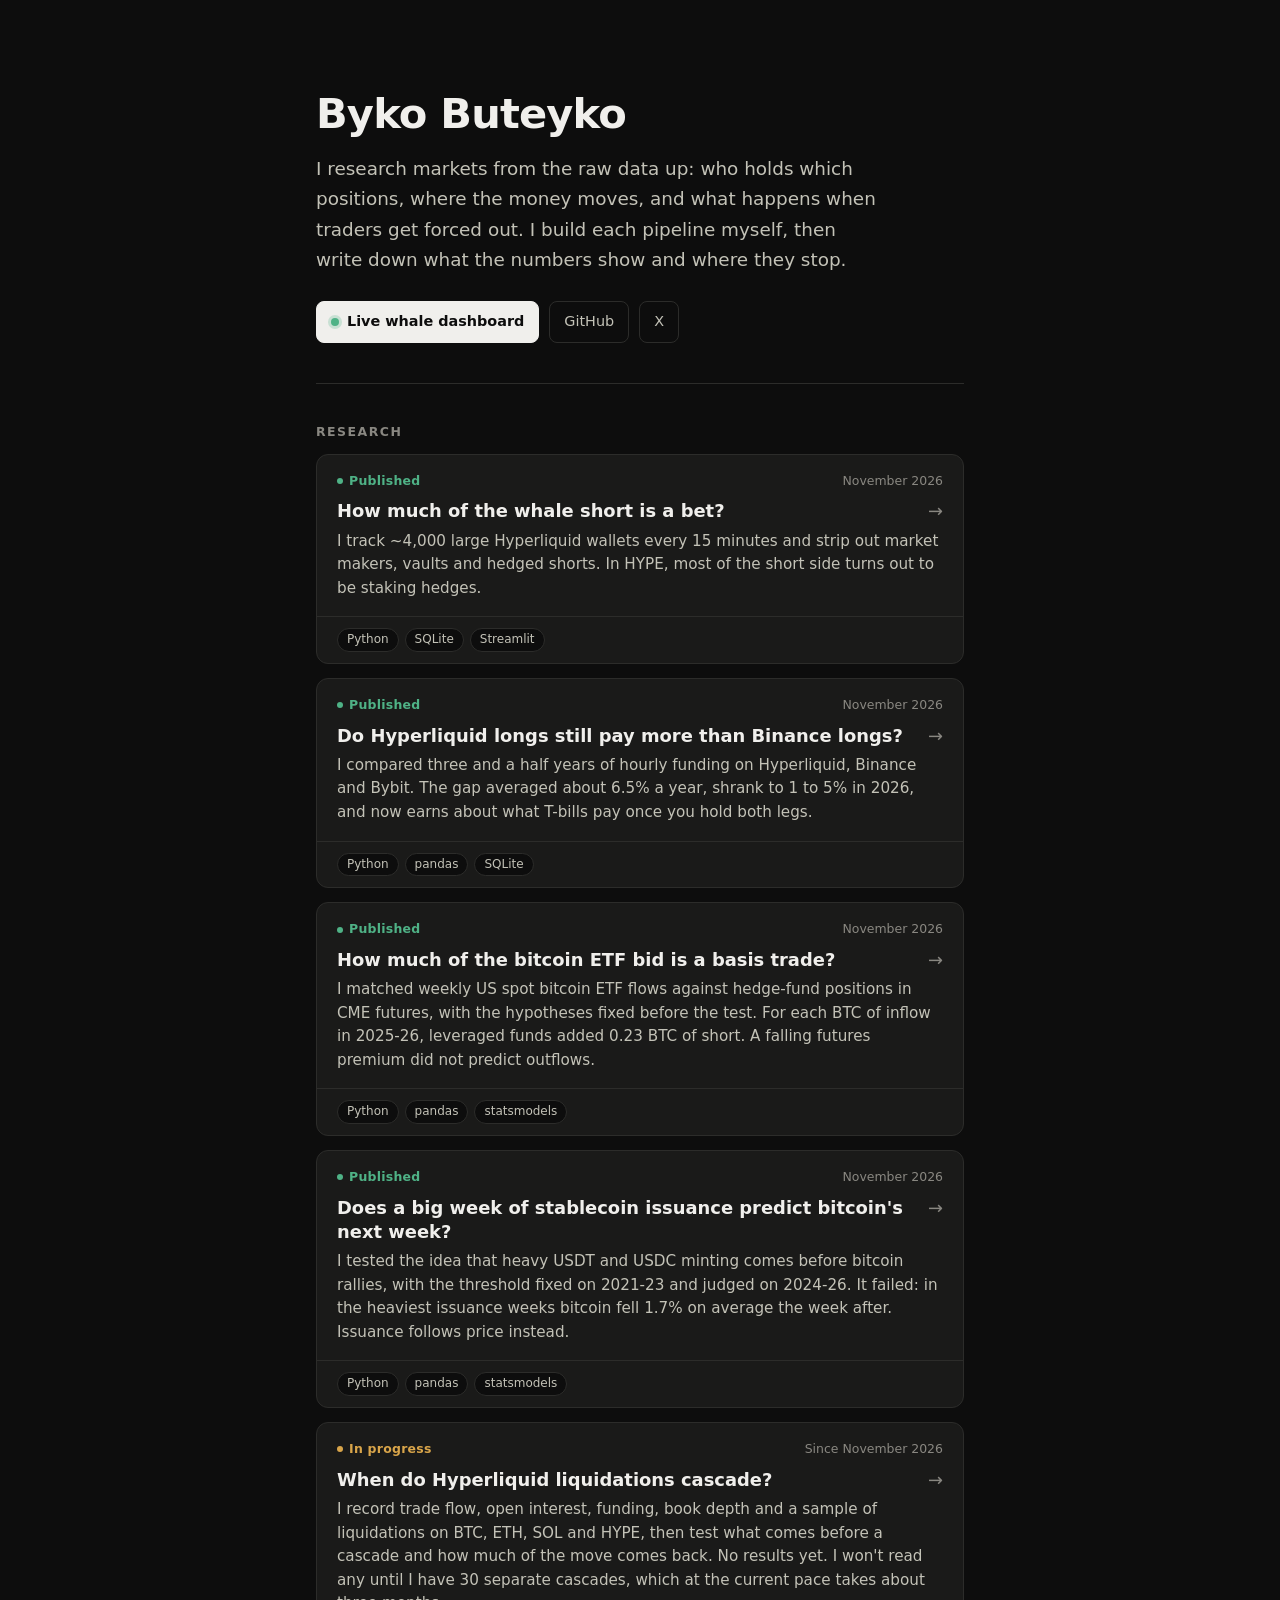
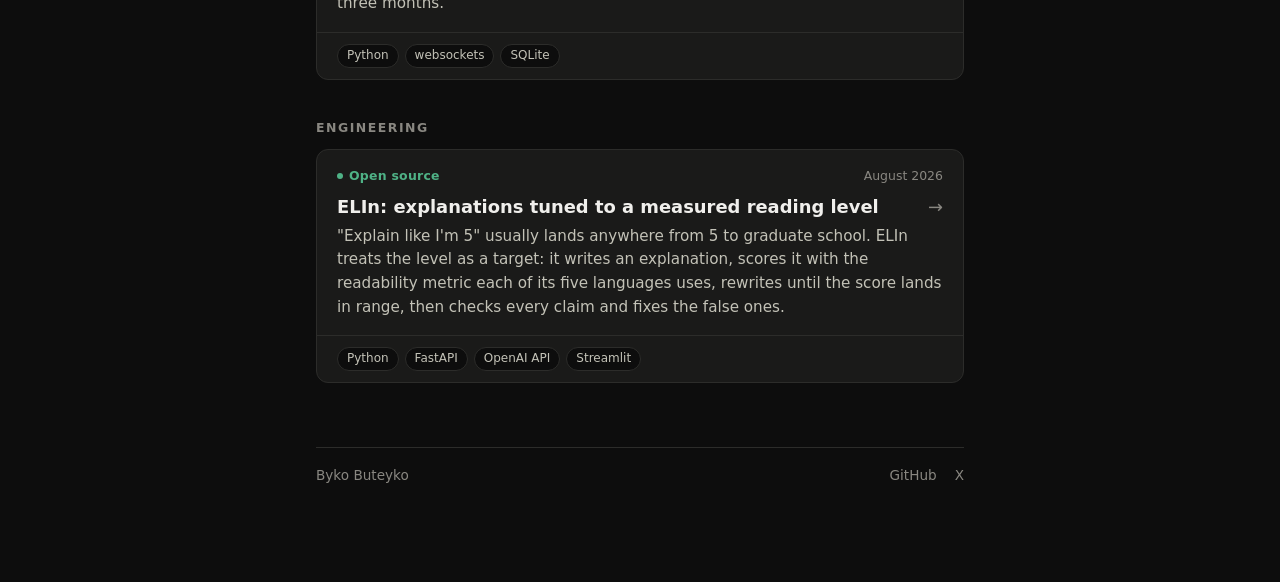
<file: index.html>
<!doctype html>
<html lang="en">
<head>
<meta charset="utf-8">
<meta name="viewport" content="width=device-width, initial-scale=1">
<title>Byko Buteyko</title>
<meta name="description" content="Market research built from raw data: positioning, flows and forced selling.">
<meta property="og:title" content="Byko Buteyko">
<meta property="og:description" content="Market research built from raw data: positioning, flows and forced selling.">
<meta property="og:url" content="https://bykobuteyko.com/">
<meta property="og:image" content="https://bykobuteyko.com/og.png">
<meta property="og:image:width" content="1200">
<meta property="og:image:height" content="630">
<meta name="twitter:card" content="summary_large_image">
<link rel="icon" href="/favicon.svg" type="image/svg+xml">
<link rel="icon" href="/favicon.ico" sizes="32x32">
<link rel="apple-touch-icon" href="/apple-touch-icon.png">
<link rel="stylesheet" href="/style.css">
</head>
<body>
<main class="home">
  <header class="hero">
    <h1>Byko Buteyko</h1>
    <p class="lede">I research markets from the raw data up: who holds which positions, where the money moves, and what happens when traders get forced out. I build each pipeline myself, then write down what the numbers show and where they stop.</p>
    <nav class="cta">
      <a class="btn primary" href="https://whales.bykobuteyko.com"><span class="live"></span>Live whale dashboard</a>
      <a class="btn" href="https://github.com/BykoButeyko">GitHub</a>
      <a class="btn" href="https://x.com/BykoButeyko">X</a>
    </nav>
  </header>

  <h2 class="section">Research</h2>
  <a class="project" href="/research/hyperliquid-whales/">
    <div class="top"><span class="status done">Published</span><span>November 2026</span></div>
    <div class="t">How much of the whale short is a bet?</div>
    <div class="d">I track ~4,000 large Hyperliquid wallets every 15 minutes and strip out market makers, vaults and hedged shorts. In HYPE, most of the short side turns out to be staking hedges.</div>
    <div class="m"><span>Python</span><span>SQLite</span><span>Streamlit</span></div>
  </a>
  <a class="project" href="/research/hyperliquid-funding/">
    <div class="top"><span class="status done">Published</span><span>November 2026</span></div>
    <div class="t">Do Hyperliquid longs still pay more than Binance longs?</div>
    <div class="d">I compared three and a half years of hourly funding on Hyperliquid, Binance and Bybit. The gap averaged about 6.5% a year, shrank to 1 to 5% in 2026, and now earns about what T-bills pay once you hold both legs.</div>
    <div class="m"><span>Python</span><span>pandas</span><span>SQLite</span></div>
  </a>
  <a class="project" href="/research/bitcoin-etf-basis/">
    <div class="top"><span class="status done">Published</span><span>November 2026</span></div>
    <div class="t">How much of the bitcoin ETF bid is a basis trade?</div>
    <div class="d">I matched weekly US spot bitcoin ETF flows against hedge-fund positions in CME futures, with the hypotheses fixed before the test. For each BTC of inflow in 2025-26, leveraged funds added 0.23 BTC of short. A falling futures premium did not predict outflows.</div>
    <div class="m"><span>Python</span><span>pandas</span><span>statsmodels</span></div>
  </a>
  <a class="project" href="/research/stablecoin-issuance/">
    <div class="top"><span class="status done">Published</span><span>November 2026</span></div>
    <div class="t">Does a big week of stablecoin issuance predict bitcoin's next week?</div>
    <div class="d">I tested the idea that heavy USDT and USDC minting comes before bitcoin rallies, with the threshold fixed on 2021-23 and judged on 2024-26. It failed: in the heaviest issuance weeks bitcoin fell 1.7% on average the week after. Issuance follows price instead.</div>
    <div class="m"><span>Python</span><span>pandas</span><span>statsmodels</span></div>
  </a>
  <a class="project" href="/research/hyperliquid-liquidations/">
    <div class="top"><span class="status wip">In progress</span><span>Since November 2026</span></div>
    <div class="t">When do Hyperliquid liquidations cascade?</div>
    <div class="d">I record trade flow, open interest, funding, book depth and a sample of liquidations on BTC, ETH, SOL and HYPE, then test what comes before a cascade and how much of the move comes back. No results yet. I won't read any until I have 30 separate cascades, which at the current pace takes about three months.</div>
    <div class="m"><span>Python</span><span>websockets</span><span>SQLite</span></div>
  </a>

  <h2 class="section">Engineering</h2>
  <a class="project" href="https://github.com/BykoButeyko/ELIn">
    <div class="top"><span class="status done">Open source</span><span>August 2026</span></div>
    <div class="t">ELIn: explanations tuned to a measured reading level</div>
    <div class="d">"Explain like I'm 5" usually lands anywhere from 5 to graduate school. ELIn treats the level as a target: it writes an explanation, scores it with the readability metric each of its five languages uses, rewrites until the score lands in range, then checks every claim and fixes the false ones.</div>
    <div class="m"><span>Python</span><span>FastAPI</span><span>OpenAI API</span><span>Streamlit</span></div>
  </a>

  <footer class="site">
    <span>Byko Buteyko</span>
    <a href="https://github.com/BykoButeyko">GitHub</a>
    <a href="https://x.com/BykoButeyko">X</a>
  </footer>
</main>
<script src="/hit.js" defer></script>
</body>
</html>
</file>
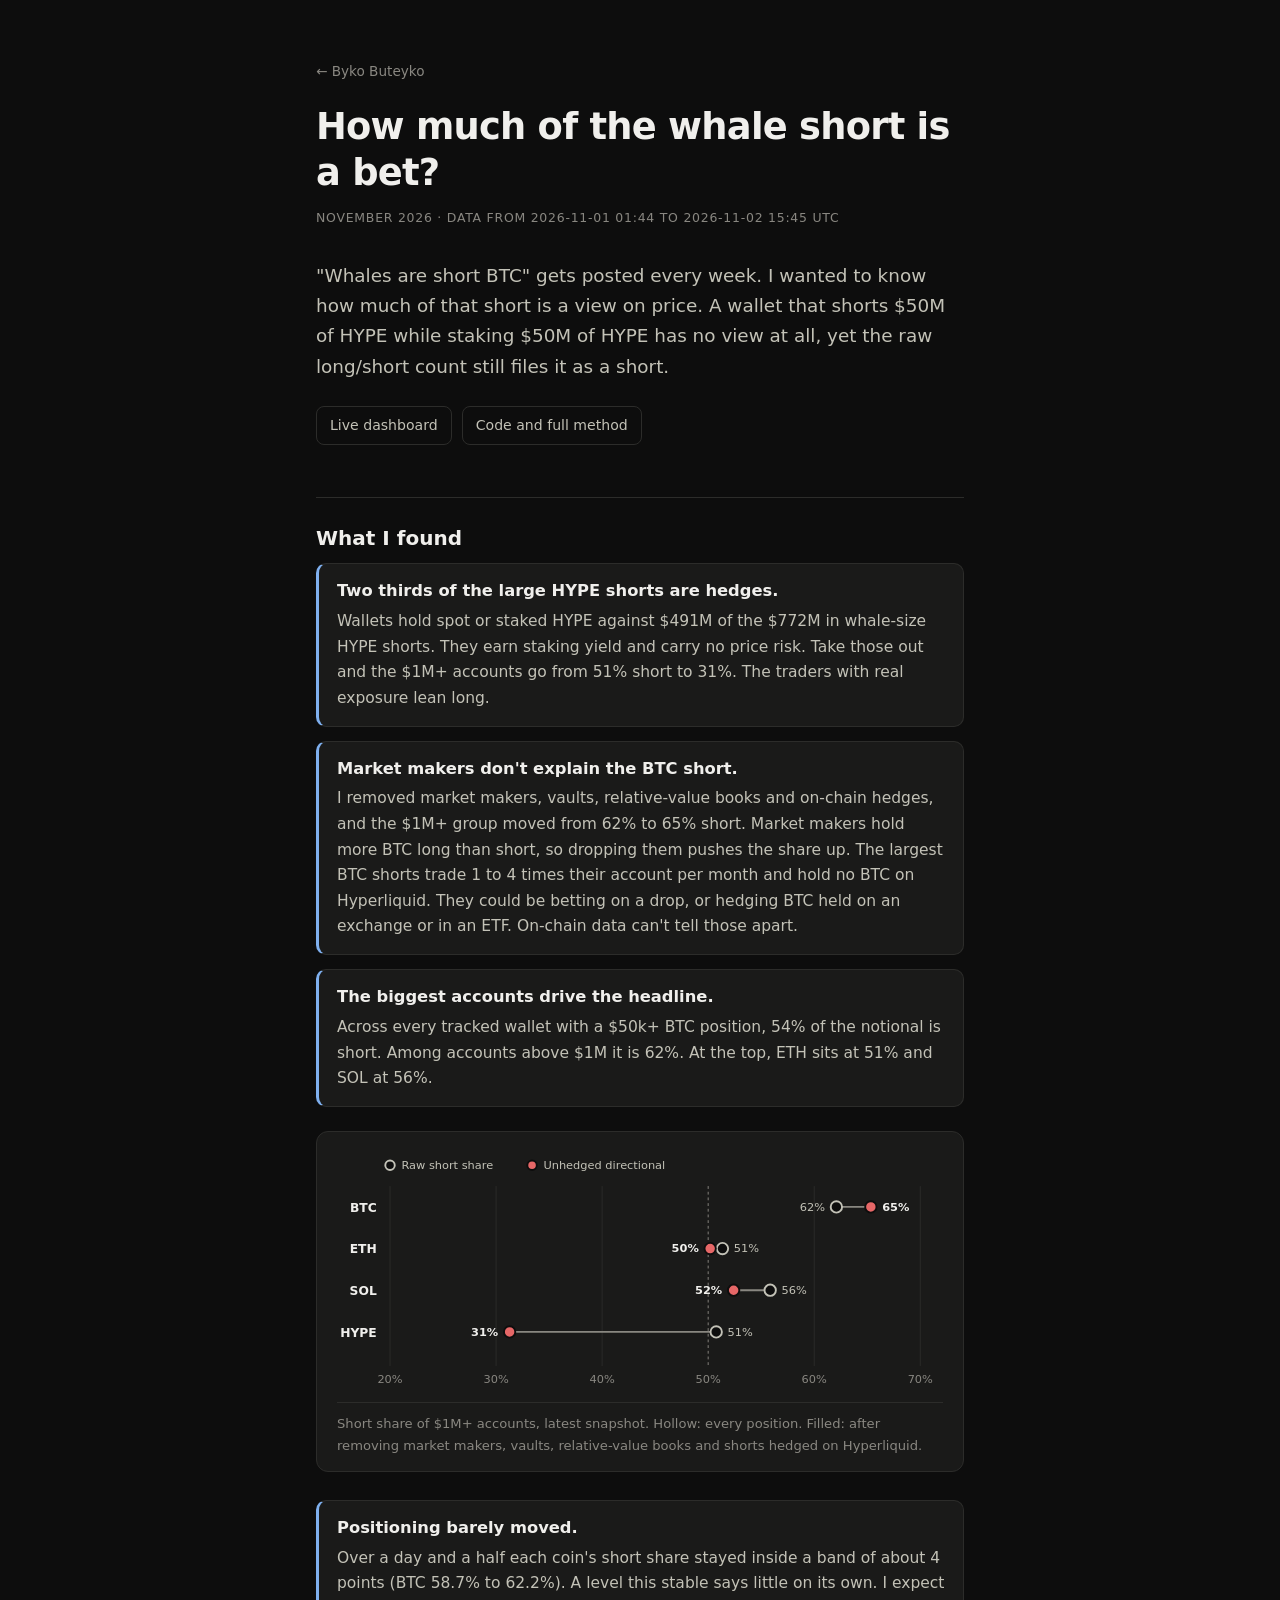
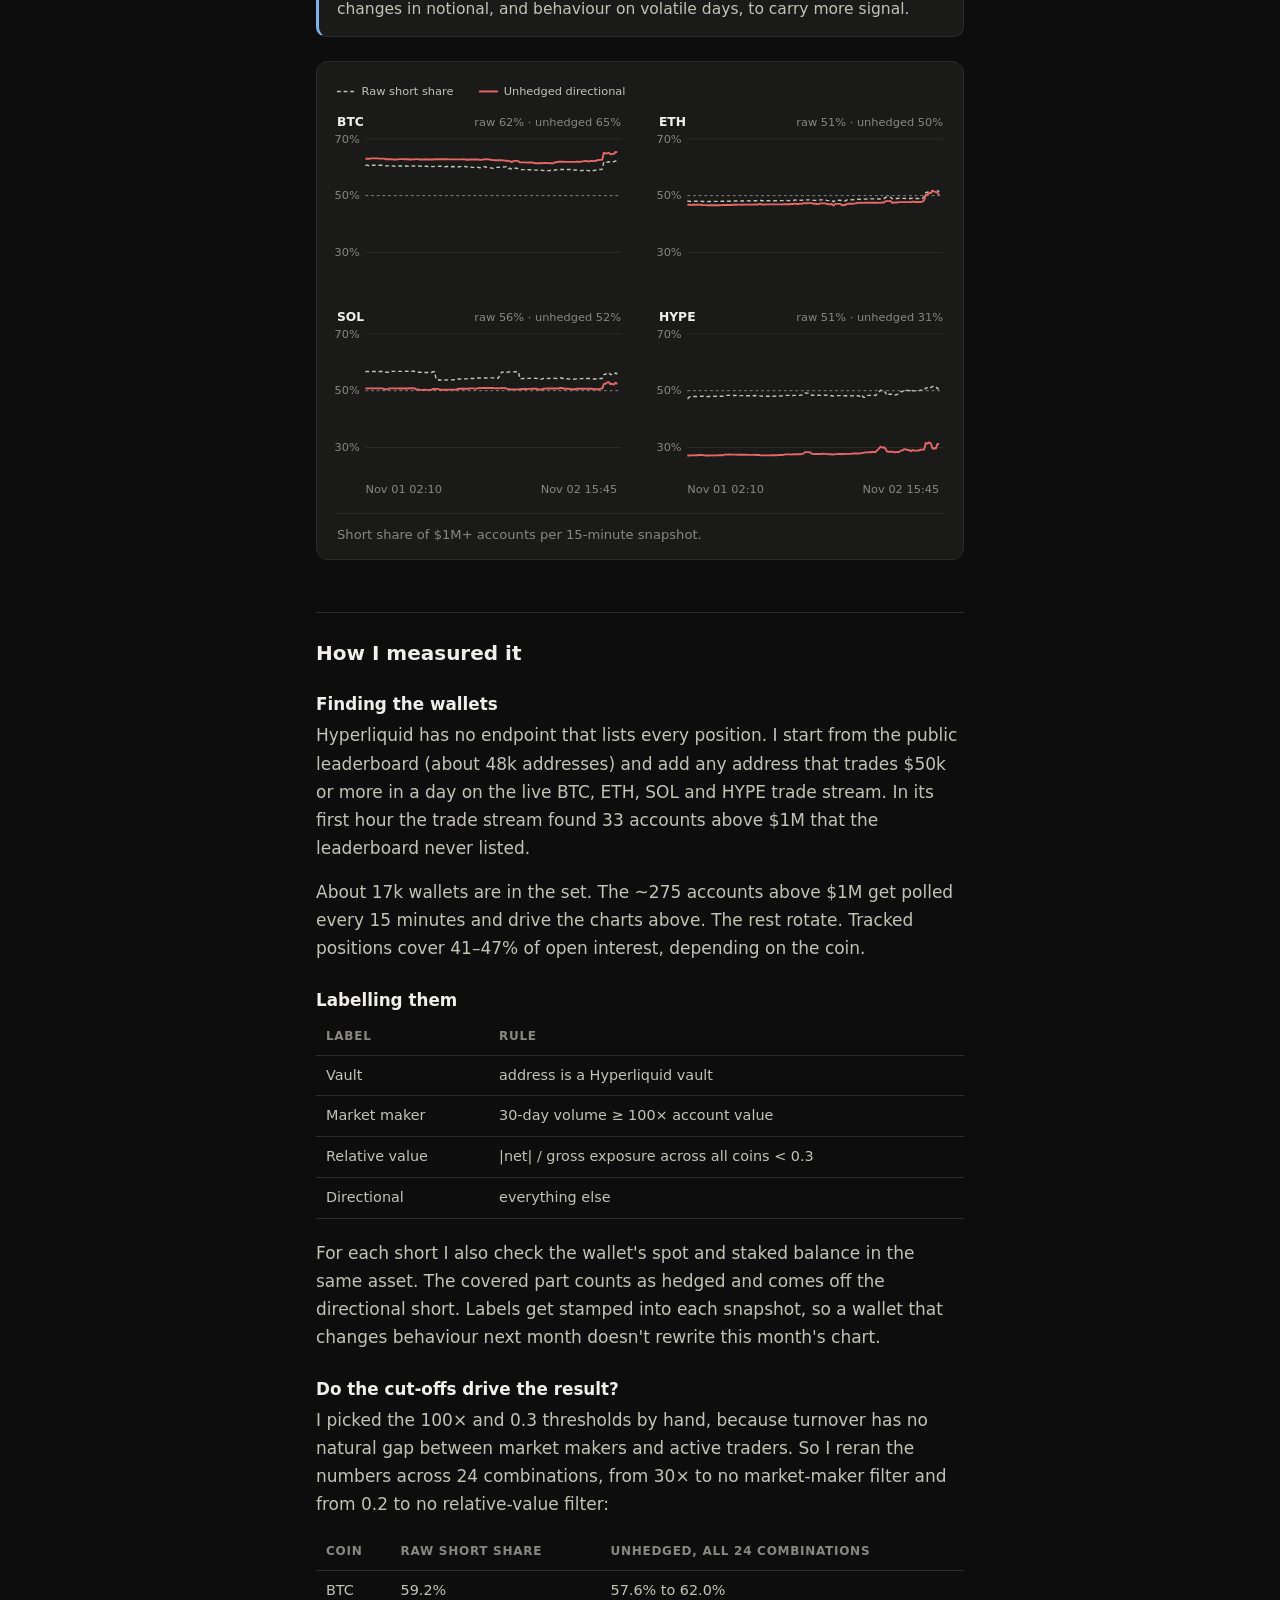
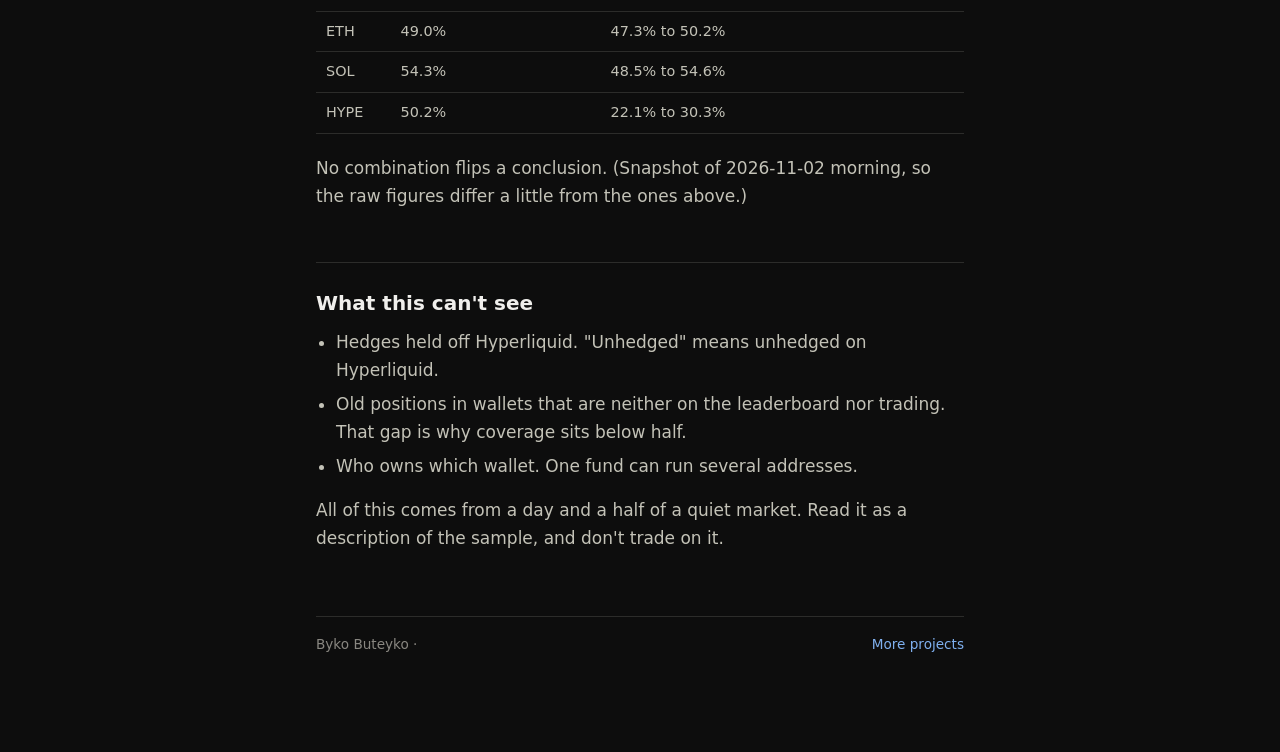
<file: hyperliquid-whales/index.html>
<!doctype html>
<html lang="en">
<head>
<meta charset="utf-8">
<meta name="viewport" content="width=device-width, initial-scale=1">
<title>Hyperliquid Whale Positioning · Byko Buteyko</title>
<meta name="description" content="How much of the large-wallet short on Hyperliquid is a directional bet, and how much is market making, vaults and hedges.">
<link rel="stylesheet" href="/style.css">
</head>
<body>
<main>
  <p><a class="back" href="/">← Byko Buteyko</a></p>
  <h1>How much of the whale short is a bet?</h1>
  <p class="meta">November 2026 · Data from 2026-11-01 01:44 to 2026-11-02 15:45 UTC</p>

  <p class="lede">"Whales are short BTC" gets posted every week. I wanted to know how much of that short is a view on price. A wallet that shorts $50M of HYPE while staking $50M of HYPE has no view at all, yet the raw long/short count still files it as a short.</p>

  <div class="links">
    <a href="https://whales.bykobuteyko.com">Live dashboard</a>
    <a href="https://github.com/BykoButeyko/hyperliquid-whale-positioning">Code and full method</a>
  </div>

  <h2>What I found</h2>

  <div class="finding">
    <strong>Two thirds of the large HYPE shorts are hedges.</strong>
    Wallets hold spot or staked HYPE against <span class="num">$491M</span> of the <span class="num">$772M</span> in whale-size HYPE shorts. They earn staking yield and carry no price risk. Take those out and the $1M+ accounts go from <span class="num">51%</span> short to <span class="num">31%</span>. The traders with real exposure lean long.
  </div>

  <div class="finding">
    <strong>Market makers don't explain the BTC short.</strong>
    I removed market makers, vaults, relative-value books and on-chain hedges, and the $1M+ group moved from <span class="num">62%</span> to <span class="num">65%</span> short. Market makers hold more BTC long than short, so dropping them pushes the share up. The largest BTC shorts trade 1 to 4 times their account per month and hold no BTC on Hyperliquid. They could be betting on a drop, or hedging BTC held on an exchange or in an ETF. On-chain data can't tell those apart.
  </div>

  <div class="finding">
    <strong>The biggest accounts drive the headline.</strong>
    Across every tracked wallet with a $50k+ BTC position, <span class="num">54%</span> of the notional is short. Among accounts above $1M it is <span class="num">62%</span>. At the top, ETH sits at <span class="num">51%</span> and SOL at <span class="num">56%</span>.
  </div>

  <figure>
    <!-- chart:shift --><svg class="chart" viewBox="0 0 640 252" role="img" aria-label="Raw and unhedged short share of $1M+ accounts per coin"><g class="legend"><circle cx="56" cy="14" r="5" class="raw"/><text x="68" y="18">Raw short share</text><circle cx="206" cy="14" r="5" class="unh"/><text x="218" y="18">Unhedged directional</text></g><line x1="56.0" x2="56.0" y1="36" y2="226" class="grid"/><text x="56.0" y="244" class="tick" text-anchor="middle">20%</text><line x1="168.0" x2="168.0" y1="36" y2="226" class="grid"/><text x="168.0" y="244" class="tick" text-anchor="middle">30%</text><line x1="280.0" x2="280.0" y1="36" y2="226" class="grid"/><text x="280.0" y="244" class="tick" text-anchor="middle">40%</text><line x1="392.0" x2="392.0" y1="36" y2="226" class="mid"/><text x="392.0" y="244" class="tick" text-anchor="middle">50%</text><line x1="504.0" x2="504.0" y1="36" y2="226" class="grid"/><text x="504.0" y="244" class="tick" text-anchor="middle">60%</text><line x1="616.0" x2="616.0" y1="36" y2="226" class="grid"/><text x="616.0" y="244" class="tick" text-anchor="middle">70%</text><text x="42" y="63.0" class="coin" text-anchor="end">BTC</text><line x1="527.4120445914843" x2="563.7866109678403" y1="58.0" y2="58.0" class="link"/><circle cx="527.4" cy="58.0" r="6" class="raw"><title>BTC raw: 62.1% short</title></circle><text x="515.4" y="62.0" class="val raw" text-anchor="end">62%</text><circle cx="563.8" cy="58.0" r="6" class="unh"><title>BTC unhedged: 65.3% short</title></circle><text x="575.8" y="62.0" class="val unh" text-anchor="start">65%</text><text x="42" y="107.0" class="coin" text-anchor="end">ETH</text><line x1="394.0946084213332" x2="407.0868927210084" y1="102.0" y2="102.0" class="link"/><circle cx="407.1" cy="102.0" r="6" class="raw"><title>ETH raw: 51.3% short</title></circle><text x="419.1" y="106.0" class="val raw" text-anchor="start">51%</text><circle cx="394.1" cy="102.0" r="6" class="unh"><title>ETH unhedged: 50.2% short</title></circle><text x="382.1" y="106.0" class="val unh" text-anchor="end">50%</text><text x="42" y="151.0" class="coin" text-anchor="end">SOL</text><line x1="418.85568347876085" x2="457.4697640215053" y1="146.0" y2="146.0" class="link"/><circle cx="457.5" cy="146.0" r="6" class="raw"><title>SOL raw: 55.8% short</title></circle><text x="469.5" y="150.0" class="val raw" text-anchor="start">56%</text><circle cx="418.9" cy="146.0" r="6" class="unh"><title>SOL unhedged: 52.4% short</title></circle><text x="406.9" y="150.0" class="val unh" text-anchor="end">52%</text><text x="42" y="195.0" class="coin" text-anchor="end">HYPE</text><line x1="182.32016891827342" x2="400.4860591372758" y1="190.0" y2="190.0" class="link"/><circle cx="400.5" cy="190.0" r="6" class="raw"><title>HYPE raw: 50.8% short</title></circle><text x="412.5" y="194.0" class="val raw" text-anchor="start">51%</text><circle cx="182.3" cy="190.0" r="6" class="unh"><title>HYPE unhedged: 31.3% short</title></circle><text x="170.3" y="194.0" class="val unh" text-anchor="end">31%</text></svg><!-- /chart:shift -->
    <figcaption>Short share of $1M+ accounts, latest snapshot. Hollow: every position. Filled: after removing market makers, vaults, relative-value books and shorts hedged on Hyperliquid.</figcaption>
  </figure>

  <div class="finding">
    <strong>Positioning barely moved.</strong>
    Over a day and a half each coin's short share stayed inside a band of about 4 points (BTC <span class="num">58.7%</span> to <span class="num">62.2%</span>). A level this stable says little on its own. I expect changes in notional, and behaviour on volatile days, to carry more signal.
  </div>

  <figure>
    <!-- chart:time --><svg class="chart" viewBox="0 0 640 442" role="img" aria-label="Short share over time per coin, raw and unhedged"><text x="0" y="46" class="coin">BTC</text><text x="300" y="46" class="tick" text-anchor="end">raw 62% · unhedged 65%</text><line x1="30" x2="300" y1="180.0" y2="180.0" class="grid"/><text x="24" y="184.0" class="tick" text-anchor="end">30%</text><line x1="30" x2="300" y1="120.0" y2="120.0" class="mid"/><text x="24" y="124.0" class="tick" text-anchor="end">50%</text><line x1="30" x2="300" y1="60.0" y2="60.0" class="grid"/><text x="24" y="64.0" class="tick" text-anchor="end">70%</text><polyline points="30.0,87.9 30.6,88.0 32.3,88.0 34.0,88.4 35.8,87.9 37.6,87.9 39.3,87.9 41.1,87.8 42.9,87.8 44.6,88.0 46.4,88.0 48.2,88.0 50.0,88.0 51.7,88.6 53.5,88.6 55.3,88.5 57.0,88.5 58.8,88.6 60.6,88.9 62.4,88.9 64.1,88.8 65.9,88.6 67.7,88.7 69.4,88.8 71.2,88.7 73.0,88.7 74.7,88.8 76.5,89.0 78.3,88.9 80.1,88.6 81.8,88.7 83.6,88.5 85.4,88.4 87.1,88.9 88.9,88.9 90.7,89.0 92.4,89.0 94.2,88.8 96.0,89.2 97.8,89.2 99.5,89.3 101.3,89.4 103.1,89.1 104.8,89.1 106.6,89.1 108.4,89.0 110.1,89.0 111.9,89.3 113.7,89.5 115.5,89.3 117.2,89.3 119.0,89.6 120.8,89.5 122.5,89.2 124.3,89.5 126.1,89.3 127.8,89.5 129.6,89.5 131.4,89.1 133.2,88.9 134.9,89.2 136.7,89.5 138.5,89.7 140.2,89.2 142.0,90.0 143.8,90.2 145.5,90.2 147.3,90.2 149.1,90.1 150.9,90.6 152.6,90.0 154.4,89.8 156.2,89.3 157.9,90.1 159.7,90.3 161.5,90.4 163.2,91.0 165.0,91.1 166.8,90.2 168.6,90.2 170.3,90.1 172.1,90.2 173.9,90.2 175.6,89.7 177.4,89.6 179.2,89.4 180.9,91.7 182.7,91.1 184.5,92.0 186.3,91.2 188.0,91.0 189.8,91.0 191.6,91.5 193.3,92.2 195.1,92.5 196.9,92.5 198.6,92.6 200.4,92.8 202.2,92.6 204.0,92.6 205.7,92.6 207.5,92.7 209.3,93.1 211.0,93.1 212.8,93.3 214.6,93.1 216.3,93.2 218.1,93.6 219.9,93.4 221.7,93.7 223.4,93.6 225.2,93.4 227.0,93.5 228.7,93.7 230.5,92.7 232.3,92.8 234.0,92.4 235.8,92.4 237.6,92.4 239.4,92.4 241.1,92.6 242.9,92.4 244.7,92.4 246.4,92.4 248.2,93.0 250.0,93.0 251.7,92.9 253.5,93.1 255.3,93.1 257.1,93.6 258.8,93.3 260.6,93.5 262.4,93.2 264.1,93.3 265.9,93.9 267.7,93.3 269.4,93.9 271.2,93.5 273.0,93.2 274.8,92.6 276.5,92.4 278.3,92.4 280.1,92.3 281.8,84.3 283.6,84.8 285.4,84.6 287.1,84.2 288.9,84.6 290.7,84.2 292.5,84.2 294.2,83.4 296.0,83.7" class="line raw"/><polyline points="30.0,81.1 30.6,81.1 32.3,81.1 34.0,81.1 35.8,80.7 37.6,80.7 39.3,80.7 41.1,80.7 42.9,80.7 44.6,80.9 46.4,80.9 48.2,80.9 50.0,80.9 51.7,81.6 53.5,81.6 55.3,81.6 57.0,81.6 58.8,81.7 60.6,81.8 62.4,81.8 64.1,81.7 65.9,81.5 67.7,81.5 69.4,81.5 71.2,81.6 73.0,81.6 74.7,81.6 76.5,81.9 78.3,81.9 80.1,81.7 81.8,81.6 83.6,81.4 85.4,81.5 87.1,81.8 88.9,81.9 90.7,81.8 92.4,81.9 94.2,81.6 96.0,81.9 97.8,81.9 99.5,81.9 101.3,81.9 103.1,81.6 104.8,81.6 106.6,81.6 108.4,81.6 110.1,81.6 111.9,81.6 113.7,81.6 115.5,81.6 117.2,81.6 119.0,81.7 120.8,81.7 122.5,81.7 124.3,81.7 126.1,81.7 127.8,81.7 129.6,81.7 131.4,81.7 133.2,81.5 134.9,81.7 136.7,82.1 138.5,82.1 140.2,81.8 142.0,81.7 143.8,81.8 145.5,81.8 147.3,81.9 149.1,81.8 150.9,82.2 152.6,82.1 154.4,82.0 156.2,81.5 157.9,81.6 159.7,81.7 161.5,81.8 163.2,82.4 165.0,82.5 166.8,82.6 168.6,82.6 170.3,82.6 172.1,82.6 173.9,82.7 175.6,82.8 177.4,83.0 179.2,83.2 180.9,83.6 182.7,83.6 184.5,84.6 186.3,83.6 188.0,83.3 189.8,83.3 191.6,83.6 193.3,84.9 195.1,84.9 196.9,84.9 198.6,84.9 200.4,85.2 202.2,85.0 204.0,85.0 205.7,85.0 207.5,85.3 209.3,85.8 211.0,85.8 212.8,85.8 214.6,85.8 216.3,85.6 218.1,85.7 219.9,85.5 221.7,85.6 223.4,85.7 225.2,85.8 227.0,85.8 228.7,85.9 230.5,84.6 232.3,84.7 234.0,84.2 235.8,84.2 237.6,84.2 239.4,84.2 241.1,84.4 242.9,84.4 244.7,84.4 246.4,84.4 248.2,84.4 250.0,84.4 251.7,84.3 253.5,84.2 255.3,84.2 257.1,84.3 258.8,83.8 260.6,83.8 262.4,83.4 264.1,83.5 265.9,84.0 267.7,83.4 269.4,83.4 271.2,83.6 273.0,83.5 274.8,82.5 276.5,82.4 278.3,82.3 280.1,82.1 281.8,74.8 283.6,75.4 285.4,75.3 287.1,74.8 288.9,76.5 290.7,75.9 292.5,75.9 294.2,73.8 296.0,74.0" class="line unh"/><text x="340" y="46" class="coin">ETH</text><text x="640" y="46" class="tick" text-anchor="end">raw 51% · unhedged 50%</text><line x1="370" x2="640" y1="180.0" y2="180.0" class="grid"/><text x="364" y="184.0" class="tick" text-anchor="end">30%</text><line x1="370" x2="640" y1="120.0" y2="120.0" class="mid"/><text x="364" y="124.0" class="tick" text-anchor="end">50%</text><line x1="370" x2="640" y1="60.0" y2="60.0" class="grid"/><text x="364" y="64.0" class="tick" text-anchor="end">70%</text><polyline points="370.0,126.0 370.6,126.0 372.3,126.0 374.0,126.2 375.8,126.0 377.6,126.0 379.3,125.9 381.1,125.9 382.9,125.9 384.6,125.9 386.4,126.2 388.2,126.2 390.0,126.1 391.7,126.2 393.5,126.2 395.3,126.1 397.0,126.1 398.8,126.1 400.6,126.1 402.4,126.1 404.1,126.1 405.9,126.0 407.7,126.0 409.4,126.0 411.2,125.9 413.0,125.9 414.7,125.9 416.5,126.0 418.3,125.7 420.1,125.7 421.8,125.6 423.6,125.6 425.4,125.6 427.1,125.6 428.9,125.6 430.7,125.6 432.4,125.6 434.2,125.5 436.0,125.6 437.8,125.6 439.5,125.5 441.3,125.4 443.1,125.5 444.8,125.4 446.6,124.8 448.4,125.4 450.1,125.4 451.9,125.3 453.7,125.4 455.5,125.4 457.2,125.4 459.0,125.4 460.8,125.4 462.5,125.4 464.3,125.4 466.1,125.4 467.8,125.3 469.6,125.3 471.4,125.3 473.2,125.2 474.9,125.2 476.7,125.3 478.5,125.2 480.2,125.0 482.0,125.1 483.8,124.5 485.5,125.1 487.3,125.1 489.1,124.9 490.9,125.0 492.6,124.3 494.4,124.4 496.2,124.5 497.9,124.5 499.7,124.5 501.5,124.5 503.2,125.0 505.0,125.0 506.8,125.2 508.6,125.1 510.3,124.5 512.1,124.5 513.9,124.5 515.6,124.5 517.4,125.0 519.2,125.3 520.9,125.3 522.7,125.0 524.5,126.5 526.3,125.0 528.0,124.8 529.8,124.8 531.6,124.8 533.3,125.8 535.1,125.5 536.9,125.6 538.6,124.6 540.4,124.5 542.2,124.5 544.0,124.4 545.7,124.3 547.5,124.2 549.3,123.9 551.0,123.9 552.8,123.8 554.6,123.7 556.3,123.7 558.1,123.7 559.9,123.6 561.7,123.5 563.4,123.4 565.2,123.4 567.0,123.4 568.7,123.4 570.5,123.4 572.3,123.5 574.0,123.5 575.8,123.1 577.6,123.1 579.4,121.8 581.1,121.6 582.9,121.6 584.7,121.6 586.4,123.3 588.2,123.1 590.0,123.1 591.7,123.1 593.5,122.8 595.3,122.8 597.1,122.9 598.8,122.9 600.6,123.0 602.4,123.0 604.1,123.0 605.9,123.1 607.7,122.7 609.4,122.8 611.2,123.0 613.0,123.0 614.8,123.2 616.5,123.3 618.3,122.9 620.1,121.5 621.8,116.6 623.6,116.5 625.4,115.0 627.1,115.2 628.9,114.9 630.7,115.6 632.5,116.0 634.2,114.6 636.0,116.0" class="line raw"/><polyline points="370.0,129.6 370.6,129.6 372.3,129.6 374.0,129.9 375.8,129.7 377.6,129.7 379.3,129.7 381.1,129.6 382.9,129.6 384.6,129.6 386.4,130.0 388.2,130.0 390.0,130.0 391.7,130.1 393.5,130.1 395.3,130.1 397.0,130.0 398.8,130.1 400.6,130.2 402.4,130.1 404.1,130.1 405.9,130.0 407.7,129.9 409.4,129.9 411.2,129.9 413.0,129.9 414.7,129.9 416.5,129.9 418.3,129.7 420.1,129.7 421.8,129.6 423.6,129.5 425.4,129.5 427.1,129.6 428.9,129.5 430.7,129.5 432.4,129.5 434.2,129.5 436.0,129.5 437.8,129.5 439.5,129.5 441.3,129.4 443.1,129.3 444.8,129.3 446.6,128.6 448.4,129.3 450.1,129.3 451.9,129.3 453.7,129.2 455.5,129.2 457.2,129.2 459.0,129.2 460.8,129.2 462.5,129.2 464.3,129.2 466.1,129.2 467.8,129.2 469.6,129.2 471.4,129.1 473.2,129.1 474.9,129.1 476.7,129.1 478.5,129.1 480.2,128.9 482.0,128.9 483.8,128.2 485.5,128.9 487.3,128.9 489.1,128.6 490.9,128.7 492.6,128.0 494.4,128.0 496.2,128.0 497.9,127.9 499.7,127.9 501.5,127.9 503.2,128.6 505.0,128.6 506.8,128.9 508.6,128.9 510.3,128.2 512.1,128.2 513.9,128.2 515.6,128.2 517.4,128.8 519.2,129.1 520.9,129.1 522.7,128.9 524.5,130.4 526.3,128.7 528.0,128.7 529.8,128.7 531.6,128.7 533.3,130.1 535.1,129.9 536.9,129.9 538.6,128.7 540.4,128.6 542.2,128.6 544.0,128.6 545.7,128.4 547.5,128.2 549.3,127.8 551.0,127.7 552.8,127.6 554.6,127.6 556.3,127.7 558.1,127.6 559.9,127.6 561.7,127.5 563.4,127.6 565.2,127.6 567.0,127.6 568.7,127.6 570.5,127.6 572.3,127.7 574.0,127.7 575.8,127.3 577.6,127.3 579.4,125.8 581.1,125.8 582.9,125.8 584.7,125.7 586.4,127.6 588.2,127.3 590.0,127.3 591.7,127.3 593.5,126.9 595.3,126.9 597.1,126.9 598.8,126.9 600.6,126.9 602.4,126.9 604.1,126.9 605.9,126.9 607.7,126.5 609.4,126.5 611.2,126.8 613.0,126.8 614.8,126.7 616.5,126.7 618.3,126.3 620.1,124.8 621.8,119.1 623.6,119.1 625.4,117.2 627.1,117.4 628.9,114.8 630.7,115.7 632.5,116.1 634.2,117.0 636.0,119.4" class="line unh"/><text x="0" y="252" class="coin">SOL</text><text x="300" y="252" class="tick" text-anchor="end">raw 56% · unhedged 52%</text><line x1="30" x2="300" y1="386.0" y2="386.0" class="grid"/><text x="24" y="390.0" class="tick" text-anchor="end">30%</text><line x1="30" x2="300" y1="326.0" y2="326.0" class="mid"/><text x="24" y="330.0" class="tick" text-anchor="end">50%</text><line x1="30" x2="300" y1="266.0" y2="266.0" class="grid"/><text x="24" y="270.0" class="tick" text-anchor="end">70%</text><polyline points="30.0,305.8 30.6,305.8 32.3,305.7 34.0,305.7 35.8,305.7 37.6,305.7 39.3,305.7 41.1,305.7 42.9,305.7 44.6,305.7 46.4,305.7 48.2,305.8 50.0,306.6 51.7,306.6 53.5,306.6 55.3,305.7 57.0,305.7 58.8,305.6 60.6,305.6 62.4,305.6 64.1,305.6 65.9,305.6 67.7,305.6 69.4,305.6 71.2,305.6 73.0,305.5 74.7,305.6 76.5,305.5 78.3,305.4 80.1,305.4 81.8,305.5 83.6,306.4 85.4,306.5 87.1,306.6 88.9,306.6 90.7,306.8 92.4,306.8 94.2,306.8 96.0,306.8 97.8,306.8 99.5,306.9 101.3,306.0 103.1,306.0 104.8,314.1 106.6,314.2 108.4,315.0 110.1,314.8 111.9,314.8 113.7,314.8 115.5,314.8 117.2,314.6 119.0,314.6 120.8,314.6 122.5,314.5 124.3,314.5 126.1,314.5 127.8,313.6 129.6,313.6 131.4,313.6 133.2,313.5 134.9,313.5 136.7,313.5 138.5,313.4 140.2,313.2 142.0,313.1 143.8,313.1 145.5,313.2 147.3,313.1 149.1,312.6 150.9,312.6 152.6,312.7 154.4,312.6 156.2,312.6 157.9,312.6 159.7,312.5 161.5,312.5 163.2,312.5 165.0,312.5 166.8,312.9 168.6,312.8 170.3,312.8 172.1,309.0 173.9,306.4 175.6,306.4 177.4,306.2 179.2,306.8 180.9,306.2 182.7,306.1 184.5,306.1 186.3,306.1 188.0,306.0 189.8,306.0 191.6,306.0 193.3,313.5 195.1,313.3 196.9,313.1 198.6,313.1 200.4,313.2 202.2,313.0 204.0,313.0 205.7,313.0 207.5,313.0 209.3,312.9 211.0,313.0 212.8,313.8 214.6,313.9 216.3,313.8 218.1,313.0 219.9,313.0 221.7,313.0 223.4,313.1 225.2,313.0 227.0,312.9 228.7,312.9 230.5,313.0 232.3,313.1 234.0,313.1 235.8,312.6 237.6,312.6 239.4,313.5 241.1,313.4 242.9,313.4 244.7,313.5 246.4,313.9 248.2,313.9 250.0,313.9 251.7,313.8 253.5,313.3 255.3,313.3 257.1,313.3 258.8,313.3 260.6,313.1 262.4,313.1 264.1,313.2 265.9,313.2 267.7,313.2 269.4,313.2 271.2,313.7 273.0,313.7 274.8,313.6 276.5,313.6 278.3,313.2 280.1,313.2 281.8,308.9 283.6,308.6 285.4,307.1 287.1,307.0 288.9,309.1 290.7,308.7 292.5,309.1 294.2,307.2 296.0,308.5" class="line raw"/><polyline points="30.0,323.6 30.6,323.6 32.3,323.6 34.0,323.6 35.8,323.6 37.6,323.6 39.3,323.6 41.1,323.6 42.9,323.6 44.6,323.6 46.4,323.6 48.2,323.6 50.0,324.5 51.7,324.5 53.5,324.6 55.3,323.6 57.0,323.6 58.8,323.6 60.6,323.6 62.4,323.6 64.1,323.6 65.9,323.7 67.7,323.7 69.4,323.7 71.2,323.7 73.0,323.6 74.7,323.7 76.5,323.4 78.3,323.4 80.1,323.4 81.8,323.5 83.6,324.6 85.4,324.8 87.1,325.0 88.9,325.1 90.7,325.1 92.4,325.0 94.2,325.1 96.0,325.1 97.8,325.1 99.5,325.1 101.3,324.1 103.1,324.2 104.8,324.1 106.6,324.1 108.4,325.0 110.1,324.9 111.9,325.0 113.7,325.0 115.5,325.0 117.2,325.0 119.0,324.9 120.8,324.9 122.5,324.9 124.3,324.9 126.1,324.9 127.8,324.0 129.6,324.0 131.4,323.9 133.2,323.9 134.9,324.0 136.7,323.9 138.5,323.9 140.2,323.7 142.0,323.6 143.8,323.6 145.5,323.8 147.3,323.9 149.1,323.3 150.9,323.1 152.6,323.3 154.4,323.2 156.2,323.2 157.9,323.2 159.7,323.1 161.5,323.2 163.2,323.1 165.0,323.0 166.8,323.6 168.6,323.5 170.3,323.5 172.1,323.6 173.9,323.2 175.6,323.3 177.4,323.2 179.2,323.9 180.9,324.1 182.7,324.6 184.5,324.7 186.3,324.7 188.0,324.6 189.8,324.6 191.6,324.7 193.3,324.4 195.1,324.3 196.9,324.2 198.6,324.2 200.4,324.3 202.2,324.1 204.0,324.1 205.7,324.0 207.5,324.0 209.3,323.9 211.0,323.9 212.8,324.8 214.6,324.8 216.3,324.8 218.1,323.9 219.9,323.8 221.7,323.7 223.4,323.7 225.2,323.7 227.0,323.7 228.7,323.6 230.5,323.7 232.3,323.7 234.0,323.7 235.8,323.1 237.6,323.1 239.4,324.0 241.1,323.9 242.9,323.9 244.7,323.9 246.4,324.5 248.2,324.5 250.0,324.5 251.7,324.5 253.5,323.9 255.3,323.9 257.1,323.9 258.8,323.9 260.6,323.9 262.4,323.9 264.1,323.9 265.9,323.9 267.7,323.9 269.4,323.9 271.2,324.4 273.0,324.5 274.8,324.5 276.5,324.5 278.3,323.8 280.1,323.8 281.8,319.0 283.6,318.7 285.4,317.2 287.1,317.0 288.9,319.3 290.7,318.7 292.5,319.6 294.2,317.6 296.0,318.8" class="line unh"/><text x="30.0" y="434" class="tick" text-anchor="start">Nov 01 02:10</text><text x="296.0" y="434" class="tick" text-anchor="end">Nov 02 15:45</text><text x="340" y="252" class="coin">HYPE</text><text x="640" y="252" class="tick" text-anchor="end">raw 51% · unhedged 31%</text><line x1="370" x2="640" y1="386.0" y2="386.0" class="grid"/><text x="364" y="390.0" class="tick" text-anchor="end">30%</text><line x1="370" x2="640" y1="326.0" y2="326.0" class="mid"/><text x="364" y="330.0" class="tick" text-anchor="end">50%</text><line x1="370" x2="640" y1="266.0" y2="266.0" class="grid"/><text x="364" y="270.0" class="tick" text-anchor="end">70%</text><polyline points="370.0,334.3 370.6,334.2 372.3,332.5 374.0,332.3 375.8,332.2 377.6,332.2 379.3,332.2 381.1,332.2 382.9,332.0 384.6,331.9 386.4,331.9 388.2,332.0 390.0,332.2 391.7,332.2 393.5,332.1 395.3,331.9 397.0,331.9 398.8,332.0 400.6,331.9 402.4,331.8 404.1,331.8 405.9,331.8 407.7,331.8 409.4,331.0 411.2,331.0 413.0,331.0 414.7,330.9 416.5,331.1 418.3,331.1 420.1,331.1 421.8,331.0 423.6,331.2 425.4,331.2 427.1,331.2 428.9,331.2 430.7,331.2 432.4,331.3 434.2,331.3 436.0,331.3 437.8,331.3 439.5,331.3 441.3,331.1 443.1,331.3 444.8,331.5 446.6,331.5 448.4,331.8 450.1,331.9 451.9,331.9 453.7,331.8 455.5,331.8 457.2,331.8 459.0,331.8 460.8,331.8 462.5,331.8 464.3,331.7 466.1,331.8 467.8,331.6 469.6,331.5 471.4,331.5 473.2,331.0 474.9,331.0 476.7,331.0 478.5,331.0 480.2,331.5 482.0,331.0 483.8,331.0 485.5,331.0 487.3,331.0 489.1,331.0 490.9,330.4 492.6,330.1 494.4,328.4 496.2,328.6 497.9,328.7 499.7,329.2 501.5,330.9 503.2,330.9 505.0,330.9 506.8,330.9 508.6,330.9 510.3,331.0 512.1,330.7 513.9,330.7 515.6,330.8 517.4,330.7 519.2,331.3 520.9,331.3 522.7,331.3 524.5,331.7 526.3,331.3 528.0,331.2 529.8,331.2 531.6,331.2 533.3,331.5 535.1,331.4 536.9,331.2 538.6,331.3 540.4,331.3 542.2,331.3 544.0,331.5 545.7,331.4 547.5,331.3 549.3,331.3 551.0,331.2 552.8,333.0 554.6,331.3 556.3,333.1 558.1,332.8 559.9,331.1 561.7,331.0 563.4,331.0 565.2,330.9 567.0,330.8 568.7,331.1 570.5,329.5 572.3,327.6 574.0,325.5 575.8,326.5 577.6,326.3 579.4,328.2 581.1,331.2 582.9,329.7 584.7,329.7 586.4,329.7 588.2,330.5 590.0,330.6 591.7,329.9 593.5,329.1 595.3,327.1 597.1,327.0 598.8,325.4 600.6,325.4 602.4,325.9 604.1,325.9 605.9,327.3 607.7,325.9 609.4,326.2 611.2,326.2 613.0,326.4 614.8,326.0 616.5,325.4 618.3,325.4 620.1,325.2 621.8,323.2 623.6,323.0 625.4,321.8 627.1,322.8 628.9,321.6 630.7,321.6 632.5,321.6 634.2,324.0 636.0,323.7" class="line raw"/><polyline points="370.0,394.5 370.6,394.5 372.3,394.5 374.0,394.3 375.8,394.2 377.6,394.3 379.3,394.2 381.1,394.2 382.9,394.0 384.6,394.0 386.4,394.0 388.2,394.4 390.0,394.5 391.7,394.5 393.5,394.5 395.3,394.3 397.0,394.3 398.8,394.4 400.6,394.3 402.4,394.2 404.1,394.2 405.9,394.2 407.7,394.2 409.4,393.4 411.2,393.5 413.0,393.4 414.7,393.3 416.5,393.5 418.3,393.5 420.1,393.5 421.8,393.5 423.6,393.6 425.4,393.6 427.1,393.7 428.9,393.7 430.7,393.7 432.4,393.7 434.2,393.8 436.0,393.8 437.8,393.8 439.5,393.8 441.3,393.7 443.1,393.9 444.8,394.0 446.6,394.0 448.4,394.3 450.1,394.3 451.9,394.3 453.7,394.3 455.5,394.3 457.2,394.3 459.0,394.2 460.8,394.2 462.5,394.2 464.3,394.2 466.1,394.1 467.8,393.9 469.6,393.9 471.4,393.8 473.2,393.3 474.9,393.3 476.7,393.3 478.5,393.3 480.2,393.5 482.0,393.1 483.8,393.0 485.5,393.1 487.3,393.2 489.1,393.2 490.9,392.7 492.6,392.5 494.4,390.9 496.2,390.9 497.9,390.9 499.7,391.1 501.5,392.7 503.2,392.8 505.0,392.8 506.8,392.9 508.6,392.9 510.3,392.9 512.1,392.7 513.9,392.6 515.6,392.7 517.4,392.7 519.2,393.2 520.9,393.2 522.7,393.1 524.5,393.5 526.3,393.0 528.0,393.0 529.8,392.9 531.6,392.8 533.3,393.1 535.1,392.9 536.9,392.7 538.6,392.7 540.4,392.7 542.2,392.7 544.0,392.5 545.7,392.4 547.5,392.4 549.3,392.3 551.0,392.3 552.8,392.2 554.6,391.7 556.3,391.5 558.1,391.2 559.9,391.2 561.7,391.1 563.4,391.0 565.2,390.8 567.0,390.8 568.7,390.7 570.5,389.0 572.3,387.1 574.0,385.2 575.8,386.1 577.6,385.7 579.4,387.5 581.1,390.4 582.9,390.5 584.7,390.5 586.4,390.4 588.2,391.0 590.0,391.1 591.7,390.7 593.5,390.9 595.3,389.3 597.1,389.3 598.8,387.9 600.6,388.0 602.4,388.6 604.1,388.6 605.9,390.0 607.7,388.7 609.4,389.2 611.2,389.3 613.0,389.3 614.8,388.9 616.5,388.4 618.3,388.3 620.1,388.2 621.8,381.1 623.6,381.9 625.4,380.6 627.1,381.5 628.9,387.1 630.7,386.8 632.5,387.0 634.2,382.2 636.0,382.2" class="line unh"/><text x="370.0" y="434" class="tick" text-anchor="start">Nov 01 02:10</text><text x="636.0" y="434" class="tick" text-anchor="end">Nov 02 15:45</text><g class="legend"><line x1="0" x2="20" y1="10" y2="10" class="line raw"/><text x="26" y="14">Raw short share</text><line x1="150" x2="170" y1="10" y2="10" class="line unh"/><text x="176" y="14">Unhedged directional</text></g></svg><!-- /chart:time -->
    <figcaption>Short share of $1M+ accounts per 15-minute snapshot.</figcaption>
  </figure>

  <h2>How I measured it</h2>

  <h3>Finding the wallets</h3>
  <p>Hyperliquid has no endpoint that lists every position. I start from the public leaderboard (about 48k addresses) and add any address that trades $50k or more in a day on the live BTC, ETH, SOL and HYPE trade stream. In its first hour the trade stream found 33 accounts above $1M that the leaderboard never listed.</p>
  <p>About 17k wallets are in the set. The ~275 accounts above $1M get polled every 15 minutes and drive the charts above. The rest rotate. Tracked positions cover <span class="num">41–47%</span> of open interest, depending on the coin.</p>

  <h3>Labelling them</h3>
  <table>
    <tr><th>Label</th><th>Rule</th></tr>
    <tr><td>Vault</td><td>address is a Hyperliquid vault</td></tr>
    <tr><td>Market maker</td><td>30-day volume ≥ 100× account value</td></tr>
    <tr><td>Relative value</td><td>|net| / gross exposure across all coins &lt; 0.3</td></tr>
    <tr><td>Directional</td><td>everything else</td></tr>
  </table>
  <p>For each short I also check the wallet's spot and staked balance in the same asset. The covered part counts as hedged and comes off the directional short. Labels get stamped into each snapshot, so a wallet that changes behaviour next month doesn't rewrite this month's chart.</p>

  <h3>Do the cut-offs drive the result?</h3>
  <p>I picked the 100× and 0.3 thresholds by hand, because turnover has no natural gap between market makers and active traders. So I reran the numbers across 24 combinations, from 30× to no market-maker filter and from 0.2 to no relative-value filter:</p>
  <table>
    <tr><th>Coin</th><th>Raw short share</th><th>Unhedged, all 24 combinations</th></tr>
    <tr><td>BTC</td><td>59.2%</td><td>57.6% to 62.0%</td></tr>
    <tr><td>ETH</td><td>49.0%</td><td>47.3% to 50.2%</td></tr>
    <tr><td>SOL</td><td>54.3%</td><td>48.5% to 54.6%</td></tr>
    <tr><td>HYPE</td><td>50.2%</td><td>22.1% to 30.3%</td></tr>
  </table>
  <p>No combination flips a conclusion. (Snapshot of 2026-11-02 morning, so the raw figures differ a little from the ones above.)</p>

  <h2>What this can't see</h2>
  <ul>
    <li>Hedges held off Hyperliquid. "Unhedged" means unhedged on Hyperliquid.</li>
    <li>Old positions in wallets that are neither on the leaderboard nor trading. That gap is why coverage sits below half.</li>
    <li>Who owns which wallet. One fund can run several addresses.</li>
  </ul>
  <p>All of this comes from a day and a half of a quiet market. Read it as a description of the sample, and don't trade on it.</p>

  <footer>Byko Buteyko · <a href="/">More projects</a></footer>
</main>
</body>
</html>
</file>
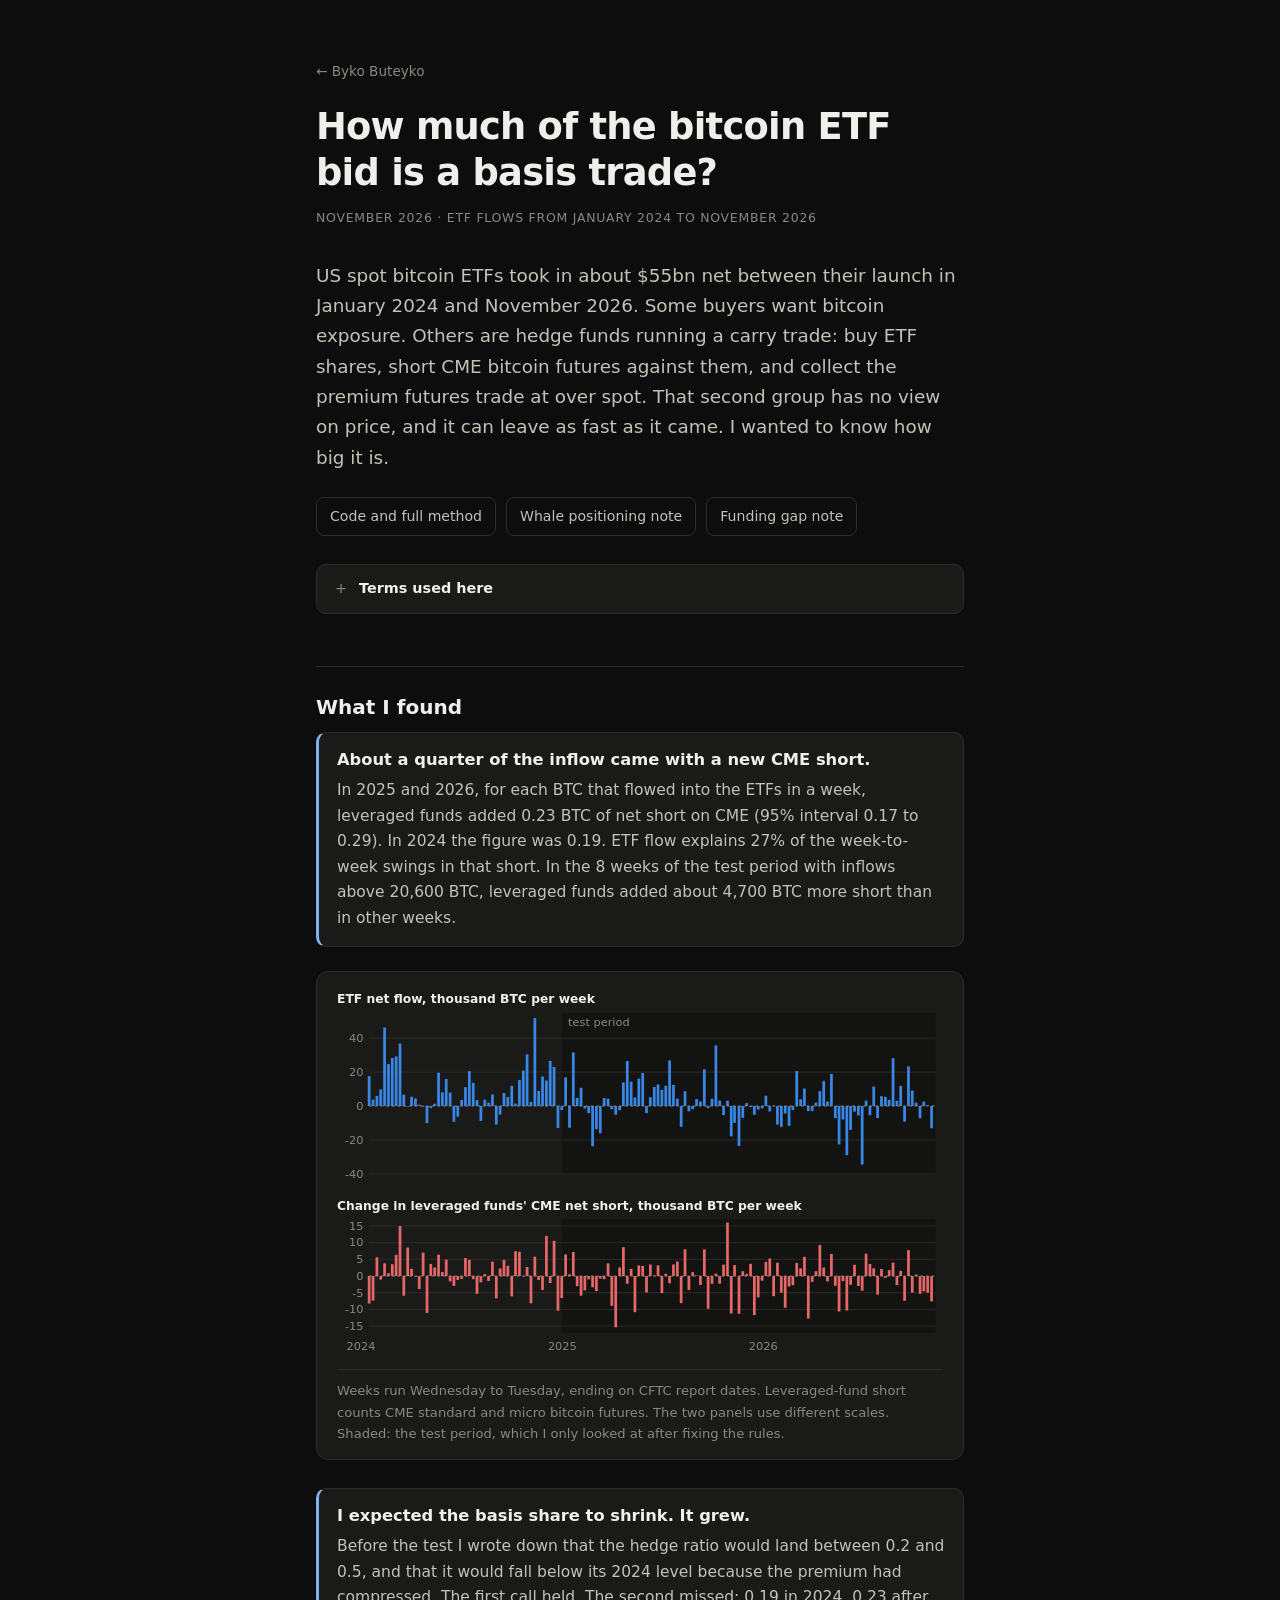
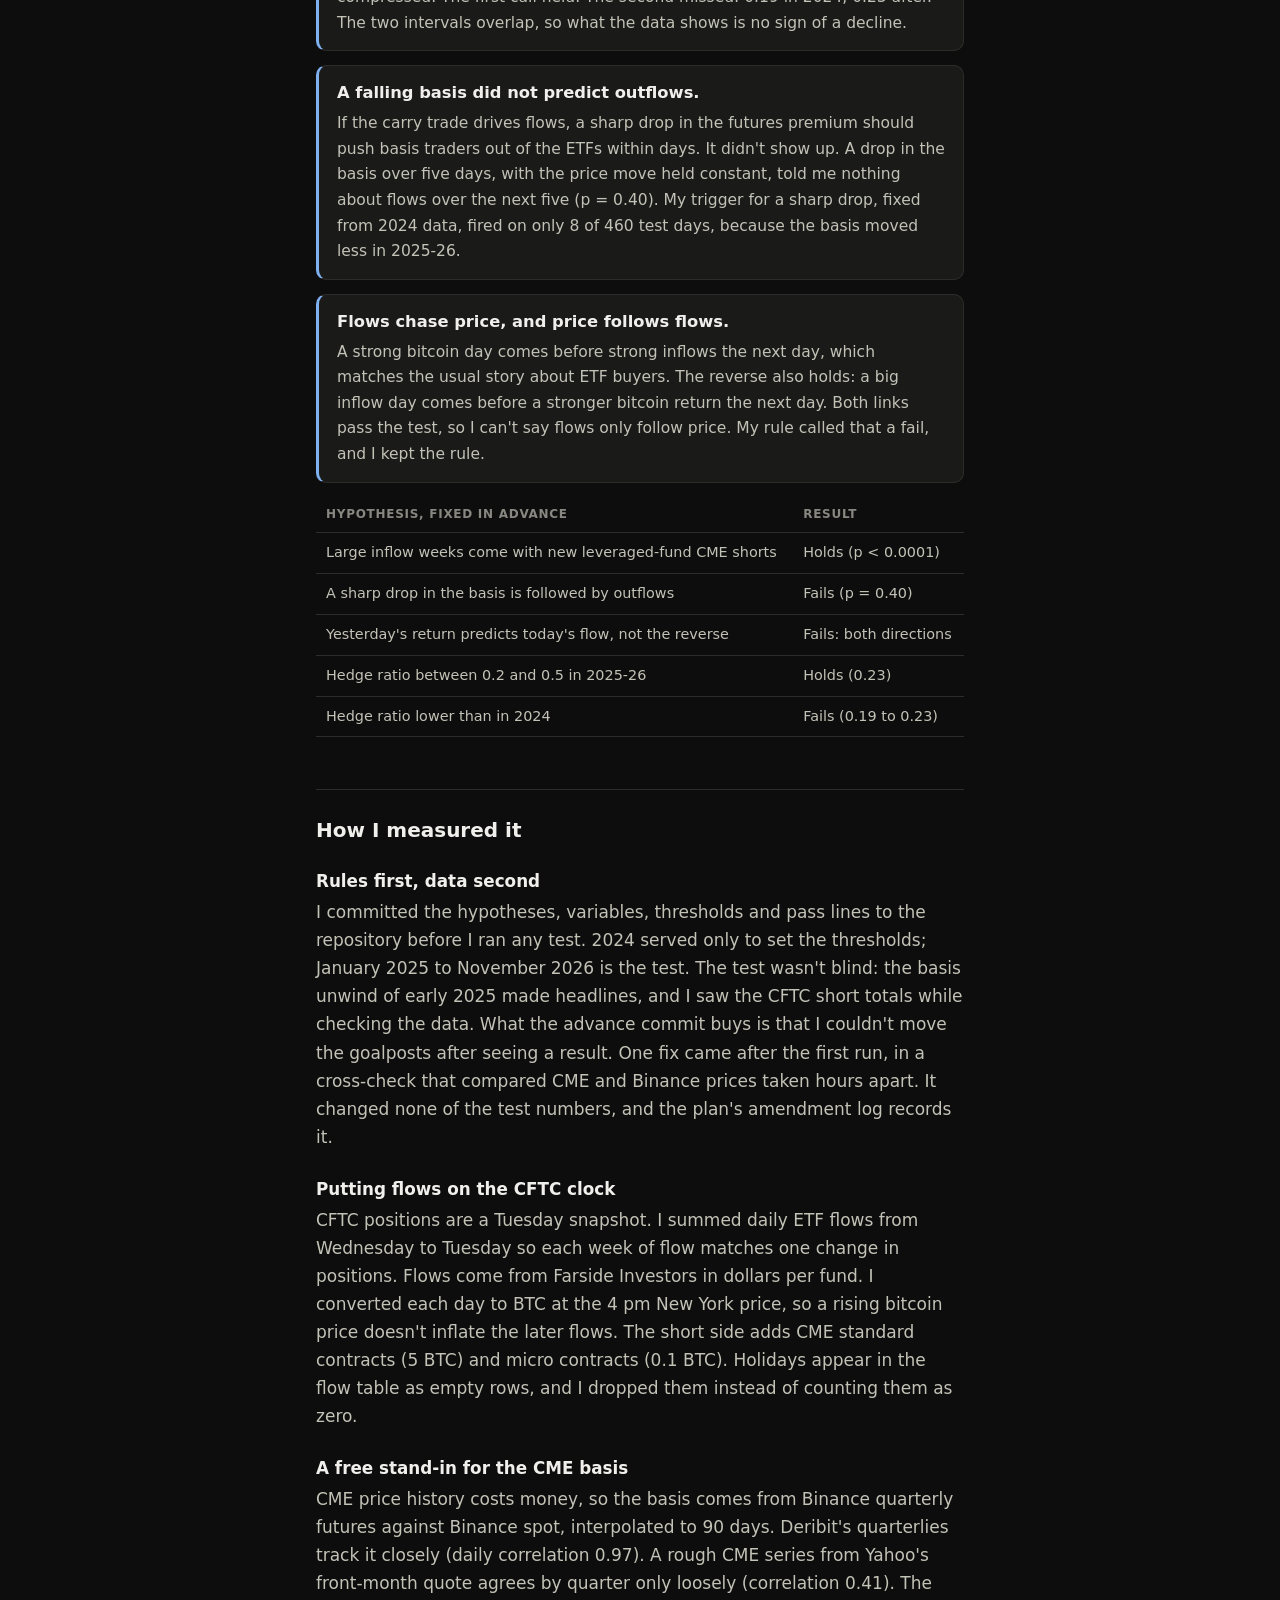
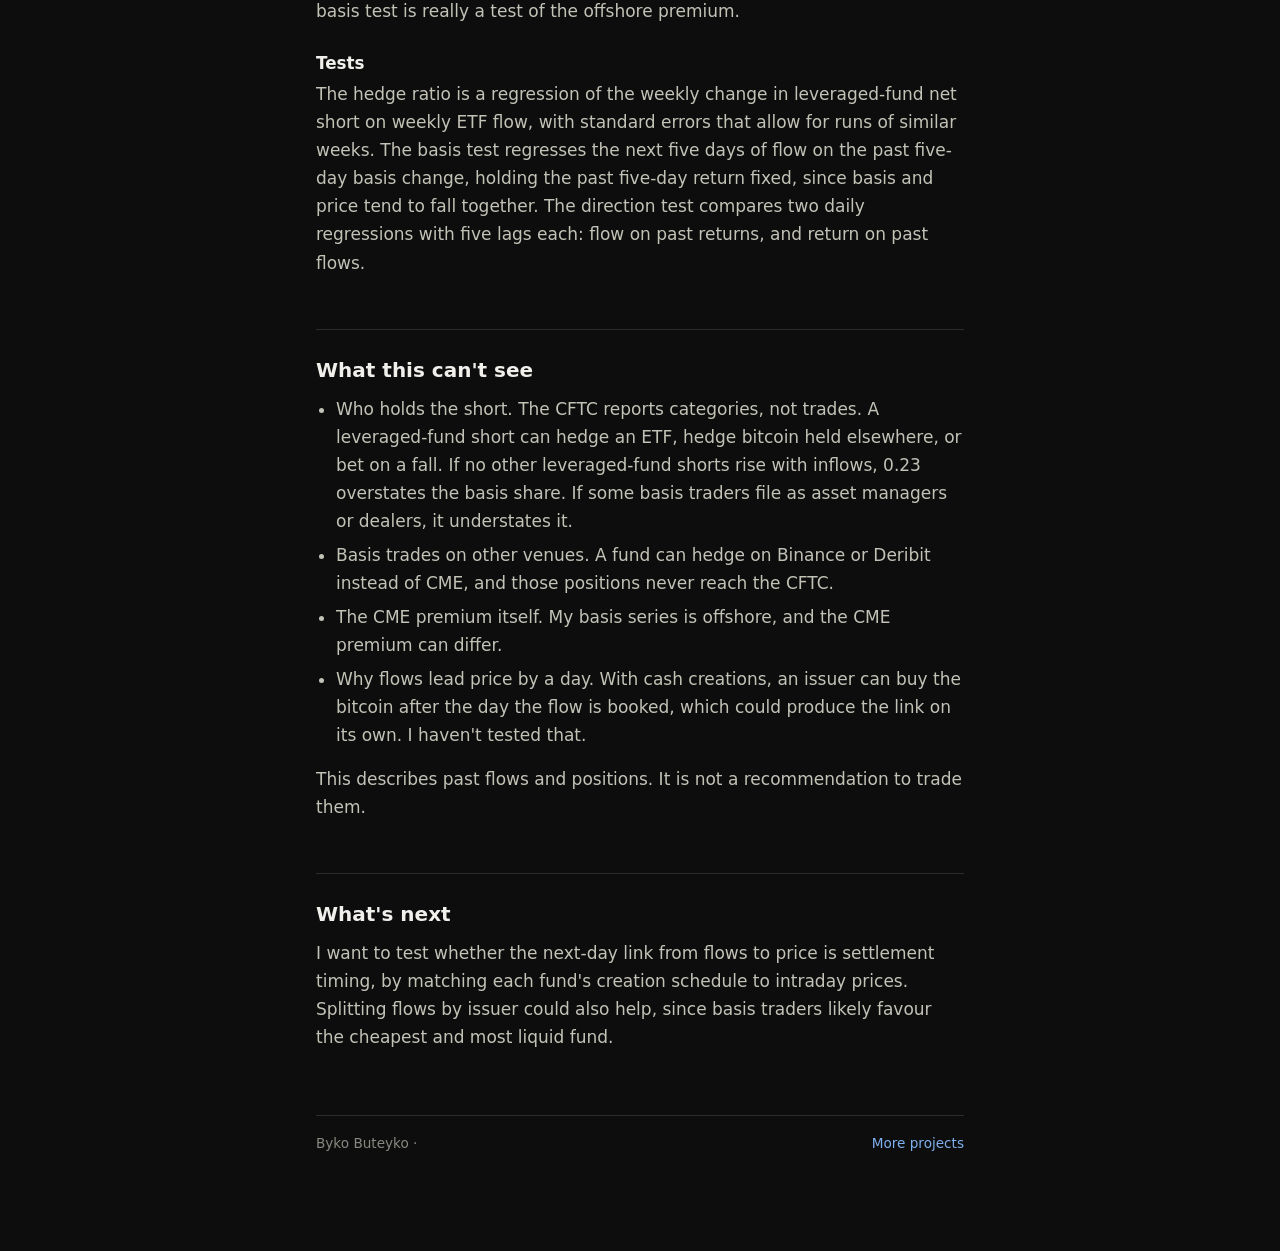
<file: research/bitcoin-etf-basis/index.html>
<!doctype html>
<html lang="en">
<head>
<meta charset="utf-8">
<meta name="viewport" content="width=device-width, initial-scale=1">
<title>Bitcoin ETF Flows and the Basis Trade · Byko Buteyko</title>
<meta name="description" content="How much of US spot bitcoin ETF inflow comes with new hedge-fund shorts on CME futures, tested on 2025-26 data with hypotheses fixed in advance.">
<meta property="og:type" content="article">
<meta property="og:title" content="How much of the bitcoin ETF bid is a basis trade?">
<meta property="og:description" content="For each BTC that flowed into US spot bitcoin ETFs in 2025-26, leveraged funds added 0.23 BTC of short on CME futures in the same week.">
<meta property="og:url" content="https://bykobuteyko.com/research/bitcoin-etf-basis/">
<meta property="og:image" content="https://bykobuteyko.com/research/bitcoin-etf-basis/og.png">
<meta property="og:image:width" content="1200">
<meta property="og:image:height" content="630">
<meta name="twitter:card" content="summary_large_image">
<meta name="twitter:creator" content="@BykoButeyko">
<link rel="icon" href="/favicon.svg" type="image/svg+xml">
<link rel="icon" href="/favicon.ico" sizes="32x32">
<link rel="apple-touch-icon" href="/apple-touch-icon.png">
<link rel="stylesheet" href="/style.css">
</head>
<body>
<main>
  <p><a class="back" href="/">← Byko Buteyko</a></p>
  <h1>How much of the bitcoin ETF bid is a basis trade?</h1>
  <p class="meta">November 2026 · ETF flows from January 2024 to November 2026</p>

  <p class="lede">US spot bitcoin ETFs took in about $55bn net between their launch in January 2024 and November 2026. Some buyers want bitcoin exposure. Others are hedge funds running a carry trade: buy ETF shares, short CME bitcoin futures against them, and collect the premium futures trade at over spot. That second group has no view on price, and it can leave as fast as it came. I wanted to know how big it is.</p>

  <div class="links">
    <a href="https://github.com/BykoButeyko/etf-flows">Code and full method</a>
    <a href="/research/hyperliquid-whales/">Whale positioning note</a>
    <a href="/research/hyperliquid-funding/">Funding gap note</a>
  </div>

  <details class="terms">
    <summary>Terms used here</summary>
    <dl>
      <dt>Spot ETF</dt><dd>An exchange-traded fund that holds bitcoin itself. IBIT, FBTC, GBTC and nine others in the US.</dd>
      <dt>Flow</dt><dd>Money that enters a fund (creations) minus money that leaves it (redemptions) on a day. I convert it from dollars to BTC at that day's US close price.</dd>
      <dt>CME futures</dt><dd>Bitcoin futures on the Chicago Mercantile Exchange, the venue most US funds use. One standard contract is 5 BTC, one micro contract 0.1 BTC.</dd>
      <dt>Basis</dt><dd>How far a futures price sits above spot, here annualised to a 90-day contract. At expiry the gap closes, so a buyer of spot who shorts the future locks it in.</dd>
      <dt>Basis trade</dt><dd>Long spot (or an ETF), short futures of the same size. It earns the basis and carries almost no price risk.</dd>
      <dt>COT / TFF</dt><dd>The CFTC's weekly Commitments of Traders report. Its Traders in Financial Futures version splits CME positions by type of holder, as of each Tuesday.</dd>
      <dt>Leveraged funds</dt><dd>The CFTC category for hedge funds and commodity trading advisers. Basis traders land here.</dd>
      <dt>Asset managers</dt><dd>The CFTC category for pension funds, mutual funds and similar long-only money.</dd>
      <dt>Hedge ratio</dt><dd>BTC of new leveraged-fund net short per BTC of ETF inflow in the same week.</dd>
      <dt>Pre-registration</dt><dd>Writing down hypotheses, data rules and pass lines, with a date, before running any test.</dd>
      <dt>95% interval</dt><dd>The range of values for the true number that the data supports, at 95% confidence.</dd>
      <dt>p-value</dt><dd>How often a result at least this strong would show up by chance if the hypothesis were false. I count below 0.05 as a pass.</dd>
    </dl>
  </details>

  <h2>What I found</h2>

  <div class="finding">
    <strong>About a quarter of the inflow came with a new CME short.</strong>
    In 2025 and 2026, for each BTC that flowed into the ETFs in a week, leveraged funds added <span class="num">0.23</span> BTC of net short on CME (95% interval 0.17 to 0.29). In 2024 the figure was <span class="num">0.19</span>. ETF flow explains <span class="num">27%</span> of the week-to-week swings in that short. In the 8 weeks of the test period with inflows above 20,600 BTC, leveraged funds added about <span class="num">4,700</span> BTC more short than in other weeks.
  </div>

  <figure>
    <!-- chart:weekly --><svg class="chart" viewBox="0 0 640 386" role="img" aria-label="Weekly bitcoin ETF net flow above, weekly change in leveraged-fund CME net short below, January 2024 to November 2026"><text x="0" y="12" class="coin">ETF net flow, thousand BTC per week</text><rect x="238.0" y="22" width="394.0" height="170" class="shade" fill="#0d0d0d" opacity=".55"/><line x1="34" x2="632" y1="192.0" y2="192.0" class="grid"/><text x="28" y="196.0" class="tick" text-anchor="end">-40</text><line x1="34" x2="632" y1="156.2" y2="156.2" class="grid"/><text x="28" y="160.2" class="tick" text-anchor="end">-20</text><line x1="34" x2="632" y1="84.6" y2="84.6" class="grid"/><text x="28" y="88.6" class="tick" text-anchor="end">20</text><line x1="34" x2="632" y1="48.8" y2="48.8" class="grid"/><text x="28" y="52.8" class="tick" text-anchor="end">40</text><rect x="32.5" y="88.9" width="2.9" height="31.5" class="bar flow" fill="#3987e5"/><rect x="36.6" y="113.8" width="2.9" height="6.6" class="bar flow" fill="#3987e5"/><rect x="40.7" y="109.8" width="2.9" height="10.6" class="bar flow" fill="#3987e5"/><rect x="44.7" y="102.9" width="2.9" height="17.5" class="bar flow" fill="#3987e5"/><rect x="48.8" y="37.5" width="2.9" height="82.9" class="bar flow" fill="#3987e5"/><rect x="52.9" y="76.1" width="2.9" height="44.4" class="bar flow" fill="#3987e5"/><rect x="56.9" y="69.7" width="2.9" height="50.8" class="bar flow" fill="#3987e5"/><rect x="61.0" y="68.1" width="2.9" height="52.3" class="bar flow" fill="#3987e5"/><rect x="65.1" y="54.5" width="2.9" height="66.0" class="bar flow" fill="#3987e5"/><rect x="69.1" y="108.4" width="2.9" height="12.1" class="bar flow" fill="#3987e5"/><rect x="73.2" y="120.4" width="2.9" height="0.5" class="bar flow" fill="#3987e5"/><rect x="77.3" y="110.6" width="2.9" height="9.8" class="bar flow" fill="#3987e5"/><rect x="81.4" y="112.5" width="2.9" height="8.0" class="bar flow" fill="#3987e5"/><rect x="85.4" y="119.1" width="2.9" height="1.3" class="bar flow" fill="#3987e5"/><rect x="89.5" y="120.4" width="2.9" height="0.8" class="bar flow" fill="#3987e5"/><rect x="93.6" y="120.4" width="2.9" height="18.1" class="bar flow" fill="#3987e5"/><rect x="97.6" y="120.4" width="2.9" height="2.1" class="bar flow" fill="#3987e5"/><rect x="101.7" y="118.1" width="2.9" height="2.3" class="bar flow" fill="#3987e5"/><rect x="105.8" y="85.3" width="2.9" height="35.1" class="bar flow" fill="#3987e5"/><rect x="109.8" y="105.9" width="2.9" height="14.5" class="bar flow" fill="#3987e5"/><rect x="113.9" y="91.9" width="2.9" height="28.6" class="bar flow" fill="#3987e5"/><rect x="118.0" y="106.2" width="2.9" height="14.2" class="bar flow" fill="#3987e5"/><rect x="122.0" y="120.4" width="2.9" height="16.7" class="bar flow" fill="#3987e5"/><rect x="126.1" y="120.4" width="2.9" height="11.2" class="bar flow" fill="#3987e5"/><rect x="130.2" y="114.0" width="2.9" height="6.4" class="bar flow" fill="#3987e5"/><rect x="134.2" y="100.5" width="2.9" height="20.0" class="bar flow" fill="#3987e5"/><rect x="138.3" y="83.6" width="2.9" height="36.8" class="bar flow" fill="#3987e5"/><rect x="142.4" y="95.9" width="2.9" height="24.5" class="bar flow" fill="#3987e5"/><rect x="146.4" y="114.2" width="2.9" height="6.2" class="bar flow" fill="#3987e5"/><rect x="150.5" y="120.4" width="2.9" height="15.7" class="bar flow" fill="#3987e5"/><rect x="154.6" y="113.7" width="2.9" height="6.7" class="bar flow" fill="#3987e5"/><rect x="158.6" y="116.9" width="2.9" height="3.5" class="bar flow" fill="#3987e5"/><rect x="162.7" y="108.2" width="2.9" height="12.2" class="bar flow" fill="#3987e5"/><rect x="166.8" y="120.4" width="2.9" height="19.6" class="bar flow" fill="#3987e5"/><rect x="170.8" y="120.4" width="2.9" height="9.1" class="bar flow" fill="#3987e5"/><rect x="174.9" y="106.7" width="2.9" height="13.7" class="bar flow" fill="#3987e5"/><rect x="179.0" y="111.0" width="2.9" height="9.4" class="bar flow" fill="#3987e5"/><rect x="183.1" y="99.1" width="2.9" height="21.3" class="bar flow" fill="#3987e5"/><rect x="187.1" y="117.9" width="2.9" height="2.5" class="bar flow" fill="#3987e5"/><rect x="191.2" y="93.0" width="2.9" height="27.4" class="bar flow" fill="#3987e5"/><rect x="195.3" y="82.9" width="2.9" height="37.5" class="bar flow" fill="#3987e5"/><rect x="199.3" y="65.8" width="2.9" height="54.7" class="bar flow" fill="#3987e5"/><rect x="203.4" y="116.1" width="2.9" height="4.3" class="bar flow" fill="#3987e5"/><rect x="207.5" y="27.5" width="2.9" height="92.9" class="bar flow" fill="#3987e5"/><rect x="211.5" y="104.6" width="2.9" height="15.8" class="bar flow" fill="#3987e5"/><rect x="215.6" y="89.2" width="2.9" height="31.2" class="bar flow" fill="#3987e5"/><rect x="219.7" y="93.4" width="2.9" height="27.1" class="bar flow" fill="#3987e5"/><rect x="223.7" y="72.8" width="2.9" height="47.6" class="bar flow" fill="#3987e5"/><rect x="227.8" y="79.2" width="2.9" height="41.2" class="bar flow" fill="#3987e5"/><rect x="231.9" y="120.4" width="2.9" height="23.3" class="bar flow" fill="#3987e5"/><rect x="235.9" y="120.4" width="2.9" height="4.3" class="bar flow" fill="#3987e5"/><rect x="240.0" y="90.2" width="2.9" height="30.2" class="bar flow" fill="#3987e5"/><rect x="244.1" y="120.4" width="2.9" height="23.0" class="bar flow" fill="#3987e5"/><rect x="248.1" y="63.8" width="2.9" height="56.6" class="bar flow" fill="#3987e5"/><rect x="252.2" y="111.8" width="2.9" height="8.6" class="bar flow" fill="#3987e5"/><rect x="256.3" y="101.2" width="2.9" height="19.2" class="bar flow" fill="#3987e5"/><rect x="260.3" y="120.4" width="2.9" height="2.7" class="bar flow" fill="#3987e5"/><rect x="264.4" y="120.4" width="2.9" height="7.5" class="bar flow" fill="#3987e5"/><rect x="268.5" y="120.4" width="2.9" height="42.5" class="bar flow" fill="#3987e5"/><rect x="272.5" y="120.4" width="2.9" height="24.5" class="bar flow" fill="#3987e5"/><rect x="276.6" y="120.4" width="2.9" height="28.8" class="bar flow" fill="#3987e5"/><rect x="280.7" y="112.1" width="2.9" height="8.3" class="bar flow" fill="#3987e5"/><rect x="284.8" y="112.7" width="2.9" height="7.7" class="bar flow" fill="#3987e5"/><rect x="288.8" y="120.4" width="2.9" height="3.4" class="bar flow" fill="#3987e5"/><rect x="292.9" y="120.4" width="2.9" height="9.2" class="bar flow" fill="#3987e5"/><rect x="297.0" y="120.4" width="2.9" height="4.5" class="bar flow" fill="#3987e5"/><rect x="301.0" y="95.5" width="2.9" height="24.9" class="bar flow" fill="#3987e5"/><rect x="305.1" y="72.9" width="2.9" height="47.5" class="bar flow" fill="#3987e5"/><rect x="309.2" y="94.7" width="2.9" height="25.7" class="bar flow" fill="#3987e5"/><rect x="313.2" y="111.4" width="2.9" height="9.1" class="bar flow" fill="#3987e5"/><rect x="317.3" y="91.6" width="2.9" height="28.8" class="bar flow" fill="#3987e5"/><rect x="321.4" y="85.6" width="2.9" height="34.8" class="bar flow" fill="#3987e5"/><rect x="325.4" y="120.4" width="2.9" height="7.4" class="bar flow" fill="#3987e5"/><rect x="329.5" y="111.2" width="2.9" height="9.2" class="bar flow" fill="#3987e5"/><rect x="333.6" y="100.3" width="2.9" height="20.1" class="bar flow" fill="#3987e5"/><rect x="337.6" y="97.6" width="2.9" height="22.9" class="bar flow" fill="#3987e5"/><rect x="341.7" y="103.3" width="2.9" height="17.2" class="bar flow" fill="#3987e5"/><rect x="345.8" y="99.1" width="2.9" height="21.4" class="bar flow" fill="#3987e5"/><rect x="349.8" y="72.2" width="2.9" height="48.3" class="bar flow" fill="#3987e5"/><rect x="353.9" y="98.1" width="2.9" height="22.4" class="bar flow" fill="#3987e5"/><rect x="358.0" y="112.7" width="2.9" height="7.7" class="bar flow" fill="#3987e5"/><rect x="362.0" y="120.4" width="2.9" height="22.0" class="bar flow" fill="#3987e5"/><rect x="366.1" y="104.9" width="2.9" height="15.5" class="bar flow" fill="#3987e5"/><rect x="370.2" y="120.4" width="2.9" height="5.6" class="bar flow" fill="#3987e5"/><rect x="374.2" y="120.4" width="2.9" height="3.4" class="bar flow" fill="#3987e5"/><rect x="378.3" y="113.0" width="2.9" height="7.4" class="bar flow" fill="#3987e5"/><rect x="382.4" y="115.6" width="2.9" height="4.8" class="bar flow" fill="#3987e5"/><rect x="386.5" y="81.7" width="2.9" height="38.7" class="bar flow" fill="#3987e5"/><rect x="390.5" y="120.4" width="2.9" height="2.3" class="bar flow" fill="#3987e5"/><rect x="394.6" y="112.8" width="2.9" height="7.6" class="bar flow" fill="#3987e5"/><rect x="398.7" y="56.4" width="2.9" height="64.0" class="bar flow" fill="#3987e5"/><rect x="402.7" y="114.6" width="2.9" height="5.8" class="bar flow" fill="#3987e5"/><rect x="406.8" y="120.4" width="2.9" height="9.6" class="bar flow" fill="#3987e5"/><rect x="410.9" y="114.8" width="2.9" height="5.6" class="bar flow" fill="#3987e5"/><rect x="414.9" y="120.4" width="2.9" height="32.1" class="bar flow" fill="#3987e5"/><rect x="418.4" y="120.4" width="2.9" height="17.8" class="bar flow" fill="#3987e5"/><rect x="423.1" y="120.4" width="2.9" height="42.2" class="bar flow" fill="#3987e5"/><rect x="427.1" y="120.4" width="2.9" height="12.5" class="bar flow" fill="#3987e5"/><rect x="431.2" y="117.3" width="2.9" height="3.1" class="bar flow" fill="#3987e5"/><rect x="435.3" y="120.4" width="2.9" height="1.2" class="bar flow" fill="#3987e5"/><rect x="439.3" y="120.4" width="2.9" height="9.3" class="bar flow" fill="#3987e5"/><rect x="443.4" y="120.4" width="2.9" height="3.8" class="bar flow" fill="#3987e5"/><rect x="447.5" y="120.4" width="2.9" height="2.4" class="bar flow" fill="#3987e5"/><rect x="451.5" y="109.6" width="2.9" height="10.8" class="bar flow" fill="#3987e5"/><rect x="455.6" y="120.4" width="2.9" height="5.8" class="bar flow" fill="#3987e5"/><rect x="459.7" y="120.1" width="2.9" height="0.5" class="bar flow" fill="#3987e5"/><rect x="463.7" y="120.4" width="2.9" height="19.6" class="bar flow" fill="#3987e5"/><rect x="467.8" y="120.4" width="2.9" height="22.1" class="bar flow" fill="#3987e5"/><rect x="471.9" y="120.4" width="2.9" height="8.0" class="bar flow" fill="#3987e5"/><rect x="476.0" y="120.4" width="2.9" height="20.9" class="bar flow" fill="#3987e5"/><rect x="480.0" y="120.4" width="2.9" height="4.2" class="bar flow" fill="#3987e5"/><rect x="484.1" y="83.5" width="2.9" height="36.9" class="bar flow" fill="#3987e5"/><rect x="488.2" y="113.4" width="2.9" height="7.1" class="bar flow" fill="#3987e5"/><rect x="492.2" y="102.0" width="2.9" height="18.4" class="bar flow" fill="#3987e5"/><rect x="496.3" y="120.4" width="2.9" height="5.4" class="bar flow" fill="#3987e5"/><rect x="500.4" y="120.4" width="2.9" height="5.4" class="bar flow" fill="#3987e5"/><rect x="504.4" y="116.8" width="2.9" height="3.7" class="bar flow" fill="#3987e5"/><rect x="508.5" y="104.8" width="2.9" height="15.6" class="bar flow" fill="#3987e5"/><rect x="512.6" y="94.1" width="2.9" height="26.3" class="bar flow" fill="#3987e5"/><rect x="516.6" y="115.6" width="2.9" height="4.9" class="bar flow" fill="#3987e5"/><rect x="520.7" y="86.6" width="2.9" height="33.8" class="bar flow" fill="#3987e5"/><rect x="524.8" y="120.4" width="2.9" height="12.8" class="bar flow" fill="#3987e5"/><rect x="528.8" y="120.4" width="2.9" height="40.6" class="bar flow" fill="#3987e5"/><rect x="532.9" y="120.4" width="2.9" height="14.3" class="bar flow" fill="#3987e5"/><rect x="537.0" y="120.4" width="2.9" height="51.9" class="bar flow" fill="#3987e5"/><rect x="541.0" y="120.4" width="2.9" height="25.2" class="bar flow" fill="#3987e5"/><rect x="545.1" y="120.4" width="2.9" height="5.9" class="bar flow" fill="#3987e5"/><rect x="549.2" y="120.4" width="2.9" height="10.0" class="bar flow" fill="#3987e5"/><rect x="553.2" y="120.4" width="2.9" height="61.8" class="bar flow" fill="#3987e5"/><rect x="557.3" y="114.7" width="2.9" height="5.7" class="bar flow" fill="#3987e5"/><rect x="561.4" y="120.4" width="2.9" height="9.8" class="bar flow" fill="#3987e5"/><rect x="565.4" y="99.9" width="2.9" height="20.6" class="bar flow" fill="#3987e5"/><rect x="569.5" y="120.4" width="2.9" height="12.7" class="bar flow" fill="#3987e5"/><rect x="573.6" y="110.0" width="2.9" height="10.5" class="bar flow" fill="#3987e5"/><rect x="577.7" y="110.9" width="2.9" height="9.5" class="bar flow" fill="#3987e5"/><rect x="581.7" y="113.9" width="2.9" height="6.5" class="bar flow" fill="#3987e5"/><rect x="585.8" y="70.0" width="2.9" height="50.4" class="bar flow" fill="#3987e5"/><rect x="589.9" y="114.9" width="2.9" height="5.5" class="bar flow" fill="#3987e5"/><rect x="593.9" y="99.2" width="2.9" height="21.2" class="bar flow" fill="#3987e5"/><rect x="598.0" y="120.4" width="2.9" height="16.6" class="bar flow" fill="#3987e5"/><rect x="602.1" y="78.6" width="2.9" height="41.8" class="bar flow" fill="#3987e5"/><rect x="606.1" y="104.1" width="2.9" height="16.3" class="bar flow" fill="#3987e5"/><rect x="610.2" y="116.8" width="2.9" height="3.6" class="bar flow" fill="#3987e5"/><rect x="614.3" y="120.4" width="2.9" height="12.9" class="bar flow" fill="#3987e5"/><rect x="618.3" y="115.8" width="2.9" height="4.6" class="bar flow" fill="#3987e5"/><rect x="622.4" y="119.9" width="2.9" height="0.5" class="bar flow" fill="#3987e5"/><rect x="626.5" y="120.4" width="2.9" height="23.5" class="bar flow" fill="#3987e5"/><line x1="34" x2="632" y1="120.4" y2="120.4" class="mid"/><text x="28" y="124.4" class="tick" text-anchor="end">0</text><text x="0" y="230" class="coin">Change in leveraged funds' CME net short, thousand BTC per week</text><rect x="238.0" y="240" width="394.0" height="120" class="shade" fill="#0d0d0d" opacity=".55"/><line x1="34" x2="632" y1="352.9" y2="352.9" class="grid"/><text x="28" y="356.9" class="tick" text-anchor="end">-15</text><line x1="34" x2="632" y1="335.3" y2="335.3" class="grid"/><text x="28" y="339.3" class="tick" text-anchor="end">-10</text><line x1="34" x2="632" y1="317.6" y2="317.6" class="grid"/><text x="28" y="321.6" class="tick" text-anchor="end">-5</text><line x1="34" x2="632" y1="282.4" y2="282.4" class="grid"/><text x="28" y="286.4" class="tick" text-anchor="end">5</text><line x1="34" x2="632" y1="264.7" y2="264.7" class="grid"/><text x="28" y="268.7" class="tick" text-anchor="end">10</text><line x1="34" x2="632" y1="247.1" y2="247.1" class="grid"/><text x="28" y="251.1" class="tick" text-anchor="end">15</text><rect x="32.5" y="300.0" width="2.9" height="29.0" class="bar short" fill="#e66767"/><rect x="36.6" y="300.0" width="2.9" height="26.0" class="bar short" fill="#e66767"/><rect x="40.7" y="280.2" width="2.9" height="19.8" class="bar short" fill="#e66767"/><rect x="44.7" y="300.0" width="2.9" height="3.8" class="bar short" fill="#e66767"/><rect x="48.8" y="286.5" width="2.9" height="13.5" class="bar short" fill="#e66767"/><rect x="52.9" y="297.0" width="2.9" height="3.0" class="bar short" fill="#e66767"/><rect x="56.9" y="287.4" width="2.9" height="12.6" class="bar short" fill="#e66767"/><rect x="61.0" y="277.6" width="2.9" height="22.4" class="bar short" fill="#e66767"/><rect x="65.1" y="247.2" width="2.9" height="52.8" class="bar short" fill="#e66767"/><rect x="69.1" y="300.0" width="2.9" height="20.8" class="bar short" fill="#e66767"/><rect x="73.2" y="269.9" width="2.9" height="30.1" class="bar short" fill="#e66767"/><rect x="77.3" y="292.4" width="2.9" height="7.6" class="bar short" fill="#e66767"/><rect x="81.4" y="300.0" width="2.9" height="0.7" class="bar short" fill="#e66767"/><rect x="85.4" y="300.0" width="2.9" height="13.7" class="bar short" fill="#e66767"/><rect x="89.5" y="275.2" width="2.9" height="24.8" class="bar short" fill="#e66767"/><rect x="93.6" y="300.0" width="2.9" height="38.9" class="bar short" fill="#e66767"/><rect x="97.6" y="287.2" width="2.9" height="12.8" class="bar short" fill="#e66767"/><rect x="101.7" y="291.0" width="2.9" height="9.0" class="bar short" fill="#e66767"/><rect x="105.8" y="277.4" width="2.9" height="22.6" class="bar short" fill="#e66767"/><rect x="109.8" y="295.8" width="2.9" height="4.2" class="bar short" fill="#e66767"/><rect x="113.9" y="282.7" width="2.9" height="17.3" class="bar short" fill="#e66767"/><rect x="118.0" y="300.0" width="2.9" height="5.6" class="bar short" fill="#e66767"/><rect x="122.0" y="300.0" width="2.9" height="10.4" class="bar short" fill="#e66767"/><rect x="126.1" y="300.0" width="2.9" height="4.1" class="bar short" fill="#e66767"/><rect x="130.2" y="300.0" width="2.9" height="2.9" class="bar short" fill="#e66767"/><rect x="134.2" y="281.0" width="2.9" height="19.0" class="bar short" fill="#e66767"/><rect x="138.3" y="282.8" width="2.9" height="17.2" class="bar short" fill="#e66767"/><rect x="142.4" y="300.0" width="2.9" height="3.3" class="bar short" fill="#e66767"/><rect x="146.4" y="300.0" width="2.9" height="18.7" class="bar short" fill="#e66767"/><rect x="150.5" y="300.0" width="2.9" height="6.7" class="bar short" fill="#e66767"/><rect x="154.6" y="297.9" width="2.9" height="2.1" class="bar short" fill="#e66767"/><rect x="158.6" y="300.0" width="2.9" height="5.2" class="bar short" fill="#e66767"/><rect x="162.7" y="284.8" width="2.9" height="15.2" class="bar short" fill="#e66767"/><rect x="166.8" y="300.0" width="2.9" height="23.6" class="bar short" fill="#e66767"/><rect x="170.8" y="292.0" width="2.9" height="8.0" class="bar short" fill="#e66767"/><rect x="174.9" y="283.0" width="2.9" height="17.0" class="bar short" fill="#e66767"/><rect x="179.0" y="289.1" width="2.9" height="10.9" class="bar short" fill="#e66767"/><rect x="183.1" y="300.0" width="2.9" height="21.4" class="bar short" fill="#e66767"/><rect x="187.1" y="273.7" width="2.9" height="26.3" class="bar short" fill="#e66767"/><rect x="191.2" y="274.4" width="2.9" height="25.6" class="bar short" fill="#e66767"/><rect x="195.3" y="299.8" width="2.9" height="0.5" class="bar short" fill="#e66767"/><rect x="199.3" y="290.4" width="2.9" height="9.6" class="bar short" fill="#e66767"/><rect x="203.4" y="300.0" width="2.9" height="28.8" class="bar short" fill="#e66767"/><rect x="207.5" y="279.5" width="2.9" height="20.5" class="bar short" fill="#e66767"/><rect x="211.5" y="300.0" width="2.9" height="4.1" class="bar short" fill="#e66767"/><rect x="215.6" y="300.0" width="2.9" height="14.7" class="bar short" fill="#e66767"/><rect x="219.7" y="257.6" width="2.9" height="42.4" class="bar short" fill="#e66767"/><rect x="223.7" y="300.0" width="2.9" height="7.4" class="bar short" fill="#e66767"/><rect x="227.8" y="262.8" width="2.9" height="37.2" class="bar short" fill="#e66767"/><rect x="231.9" y="300.0" width="2.9" height="36.6" class="bar short" fill="#e66767"/><rect x="235.9" y="300.0" width="2.9" height="23.2" class="bar short" fill="#e66767"/><rect x="240.0" y="277.2" width="2.9" height="22.8" class="bar short" fill="#e66767"/><rect x="244.1" y="298.2" width="2.9" height="1.8" class="bar short" fill="#e66767"/><rect x="248.1" y="274.6" width="2.9" height="25.4" class="bar short" fill="#e66767"/><rect x="252.2" y="300.0" width="2.9" height="10.7" class="bar short" fill="#e66767"/><rect x="256.3" y="300.0" width="2.9" height="20.8" class="bar short" fill="#e66767"/><rect x="260.3" y="300.0" width="2.9" height="15.1" class="bar short" fill="#e66767"/><rect x="264.4" y="300.0" width="2.9" height="3.5" class="bar short" fill="#e66767"/><rect x="268.5" y="300.0" width="2.9" height="11.8" class="bar short" fill="#e66767"/><rect x="272.5" y="300.0" width="2.9" height="15.9" class="bar short" fill="#e66767"/><rect x="276.6" y="300.0" width="2.9" height="2.6" class="bar short" fill="#e66767"/><rect x="280.7" y="300.0" width="2.9" height="3.3" class="bar short" fill="#e66767"/><rect x="284.8" y="286.6" width="2.9" height="13.4" class="bar short" fill="#e66767"/><rect x="288.8" y="300.0" width="2.9" height="31.4" class="bar short" fill="#e66767"/><rect x="292.9" y="300.0" width="2.9" height="54.1" class="bar short" fill="#e66767"/><rect x="297.0" y="291.0" width="2.9" height="9.0" class="bar short" fill="#e66767"/><rect x="301.0" y="269.5" width="2.9" height="30.5" class="bar short" fill="#e66767"/><rect x="305.1" y="300.0" width="2.9" height="8.2" class="bar short" fill="#e66767"/><rect x="309.2" y="292.5" width="2.9" height="7.5" class="bar short" fill="#e66767"/><rect x="313.2" y="300.0" width="2.9" height="38.1" class="bar short" fill="#e66767"/><rect x="317.3" y="288.8" width="2.9" height="11.2" class="bar short" fill="#e66767"/><rect x="321.4" y="289.3" width="2.9" height="10.7" class="bar short" fill="#e66767"/><rect x="325.4" y="300.0" width="2.9" height="17.3" class="bar short" fill="#e66767"/><rect x="329.5" y="287.8" width="2.9" height="12.2" class="bar short" fill="#e66767"/><rect x="333.6" y="299.4" width="2.9" height="0.6" class="bar short" fill="#e66767"/><rect x="337.6" y="288.7" width="2.9" height="11.3" class="bar short" fill="#e66767"/><rect x="341.7" y="300.0" width="2.9" height="18.1" class="bar short" fill="#e66767"/><rect x="345.8" y="297.5" width="2.9" height="2.5" class="bar short" fill="#e66767"/><rect x="349.8" y="300.0" width="2.9" height="7.6" class="bar short" fill="#e66767"/><rect x="353.9" y="287.8" width="2.9" height="12.2" class="bar short" fill="#e66767"/><rect x="358.0" y="284.6" width="2.9" height="15.4" class="bar short" fill="#e66767"/><rect x="362.0" y="300.0" width="2.9" height="28.6" class="bar short" fill="#e66767"/><rect x="366.1" y="271.8" width="2.9" height="28.2" class="bar short" fill="#e66767"/><rect x="370.2" y="300.0" width="2.9" height="14.8" class="bar short" fill="#e66767"/><rect x="374.2" y="295.9" width="2.9" height="4.1" class="bar short" fill="#e66767"/><rect x="378.3" y="299.5" width="2.9" height="0.5" class="bar short" fill="#e66767"/><rect x="382.4" y="300.0" width="2.9" height="9.4" class="bar short" fill="#e66767"/><rect x="386.5" y="271.8" width="2.9" height="28.2" class="bar short" fill="#e66767"/><rect x="390.5" y="300.0" width="2.9" height="34.5" class="bar short" fill="#e66767"/><rect x="394.6" y="300.0" width="2.9" height="8.2" class="bar short" fill="#e66767"/><rect x="398.7" y="297.5" width="2.9" height="2.5" class="bar short" fill="#e66767"/><rect x="402.7" y="300.0" width="2.9" height="8.1" class="bar short" fill="#e66767"/><rect x="406.8" y="287.9" width="2.9" height="12.1" class="bar short" fill="#e66767"/><rect x="410.9" y="243.5" width="2.9" height="56.5" class="bar short" fill="#e66767"/><rect x="414.9" y="300.0" width="2.9" height="39.6" class="bar short" fill="#e66767"/><rect x="418.4" y="288.4" width="2.9" height="11.6" class="bar short" fill="#e66767"/><rect x="423.1" y="300.0" width="2.9" height="39.8" class="bar short" fill="#e66767"/><rect x="427.1" y="294.9" width="2.9" height="5.1" class="bar short" fill="#e66767"/><rect x="431.2" y="297.7" width="2.9" height="2.3" class="bar short" fill="#e66767"/><rect x="435.3" y="287.1" width="2.9" height="12.9" class="bar short" fill="#e66767"/><rect x="439.3" y="300.0" width="2.9" height="41.3" class="bar short" fill="#e66767"/><rect x="443.4" y="300.0" width="2.9" height="22.6" class="bar short" fill="#e66767"/><rect x="447.5" y="300.0" width="2.9" height="4.9" class="bar short" fill="#e66767"/><rect x="451.5" y="285.0" width="2.9" height="15.0" class="bar short" fill="#e66767"/><rect x="455.6" y="281.4" width="2.9" height="18.6" class="bar short" fill="#e66767"/><rect x="459.7" y="300.0" width="2.9" height="21.2" class="bar short" fill="#e66767"/><rect x="463.7" y="286.0" width="2.9" height="14.0" class="bar short" fill="#e66767"/><rect x="467.8" y="300.0" width="2.9" height="17.5" class="bar short" fill="#e66767"/><rect x="471.9" y="300.0" width="2.9" height="33.5" class="bar short" fill="#e66767"/><rect x="476.0" y="300.0" width="2.9" height="11.1" class="bar short" fill="#e66767"/><rect x="480.0" y="300.0" width="2.9" height="9.7" class="bar short" fill="#e66767"/><rect x="484.1" y="286.1" width="2.9" height="13.9" class="bar short" fill="#e66767"/><rect x="488.2" y="291.8" width="2.9" height="8.2" class="bar short" fill="#e66767"/><rect x="492.2" y="279.7" width="2.9" height="20.3" class="bar short" fill="#e66767"/><rect x="496.3" y="300.0" width="2.9" height="44.8" class="bar short" fill="#e66767"/><rect x="500.4" y="300.0" width="2.9" height="6.2" class="bar short" fill="#e66767"/><rect x="504.4" y="294.9" width="2.9" height="5.1" class="bar short" fill="#e66767"/><rect x="508.5" y="267.2" width="2.9" height="32.8" class="bar short" fill="#e66767"/><rect x="512.6" y="291.0" width="2.9" height="9.0" class="bar short" fill="#e66767"/><rect x="516.6" y="300.0" width="2.9" height="5.7" class="bar short" fill="#e66767"/><rect x="520.7" y="276.7" width="2.9" height="23.3" class="bar short" fill="#e66767"/><rect x="524.8" y="300.0" width="2.9" height="10.3" class="bar short" fill="#e66767"/><rect x="528.8" y="300.0" width="2.9" height="37.4" class="bar short" fill="#e66767"/><rect x="532.9" y="300.0" width="2.9" height="5.4" class="bar short" fill="#e66767"/><rect x="537.0" y="300.0" width="2.9" height="36.4" class="bar short" fill="#e66767"/><rect x="541.0" y="300.0" width="2.9" height="9.2" class="bar short" fill="#e66767"/><rect x="545.1" y="288.1" width="2.9" height="11.9" class="bar short" fill="#e66767"/><rect x="549.2" y="300.0" width="2.9" height="10.4" class="bar short" fill="#e66767"/><rect x="553.2" y="300.0" width="2.9" height="15.5" class="bar short" fill="#e66767"/><rect x="557.3" y="276.4" width="2.9" height="23.6" class="bar short" fill="#e66767"/><rect x="561.4" y="287.2" width="2.9" height="12.8" class="bar short" fill="#e66767"/><rect x="565.4" y="291.8" width="2.9" height="8.2" class="bar short" fill="#e66767"/><rect x="569.5" y="300.0" width="2.9" height="19.6" class="bar short" fill="#e66767"/><rect x="573.6" y="292.6" width="2.9" height="7.4" class="bar short" fill="#e66767"/><rect x="577.7" y="300.0" width="2.9" height="1.8" class="bar short" fill="#e66767"/><rect x="581.7" y="293.7" width="2.9" height="6.3" class="bar short" fill="#e66767"/><rect x="585.8" y="285.8" width="2.9" height="14.2" class="bar short" fill="#e66767"/><rect x="589.9" y="300.0" width="2.9" height="9.5" class="bar short" fill="#e66767"/><rect x="593.9" y="294.5" width="2.9" height="5.5" class="bar short" fill="#e66767"/><rect x="598.0" y="300.0" width="2.9" height="26.1" class="bar short" fill="#e66767"/><rect x="602.1" y="272.6" width="2.9" height="27.4" class="bar short" fill="#e66767"/><rect x="606.1" y="300.0" width="2.9" height="17.5" class="bar short" fill="#e66767"/><rect x="610.2" y="298.3" width="2.9" height="1.7" class="bar short" fill="#e66767"/><rect x="614.3" y="300.0" width="2.9" height="18.7" class="bar short" fill="#e66767"/><rect x="618.3" y="300.0" width="2.9" height="16.1" class="bar short" fill="#e66767"/><rect x="622.4" y="300.0" width="2.9" height="17.6" class="bar short" fill="#e66767"/><rect x="626.5" y="300.0" width="2.9" height="26.8" class="bar short" fill="#e66767"/><line x1="34" x2="632" y1="300.0" y2="300.0" class="mid"/><text x="28" y="304.0" class="tick" text-anchor="end">0</text><text x="244.0" y="36" class="tick">test period</text><text x="25.3" y="378" class="tick" text-anchor="middle">2024</text><text x="238.0" y="378" class="tick" text-anchor="middle">2025</text><text x="450.1" y="378" class="tick" text-anchor="middle">2026</text></svg><!-- /chart:weekly -->
    <figcaption>Weeks run Wednesday to Tuesday, ending on CFTC report dates. Leveraged-fund short counts CME standard and micro bitcoin futures. The two panels use different scales. Shaded: the test period, which I only looked at after fixing the rules.</figcaption>
  </figure>

  <div class="finding">
    <strong>I expected the basis share to shrink. It grew.</strong>
    Before the test I wrote down that the hedge ratio would land between 0.2 and 0.5, and that it would fall below its 2024 level because the premium had compressed. The first call held. The second missed: 0.19 in 2024, 0.23 after. The two intervals overlap, so what the data shows is no sign of a decline.
  </div>

  <div class="finding">
    <strong>A falling basis did not predict outflows.</strong>
    If the carry trade drives flows, a sharp drop in the futures premium should push basis traders out of the ETFs within days. It didn't show up. A drop in the basis over five days, with the price move held constant, told me nothing about flows over the next five (p = 0.40). My trigger for a sharp drop, fixed from 2024 data, fired on only 8 of 460 test days, because the basis moved less in 2025-26.
  </div>

  <div class="finding">
    <strong>Flows chase price, and price follows flows.</strong>
    A strong bitcoin day comes before strong inflows the next day, which matches the usual story about ETF buyers. The reverse also holds: a big inflow day comes before a stronger bitcoin return the next day. Both links pass the test, so I can't say flows only follow price. My rule called that a fail, and I kept the rule.
  </div>

  <table>
    <tr><th>Hypothesis, fixed in advance</th><th>Result</th></tr>
    <tr><td>Large inflow weeks come with new leveraged-fund CME shorts</td><td>Holds (p &lt; 0.0001)</td></tr>
    <tr><td>A sharp drop in the basis is followed by outflows</td><td>Fails (p = 0.40)</td></tr>
    <tr><td>Yesterday's return predicts today's flow, not the reverse</td><td>Fails: both directions</td></tr>
    <tr><td>Hedge ratio between 0.2 and 0.5 in 2025-26</td><td>Holds (0.23)</td></tr>
    <tr><td>Hedge ratio lower than in 2024</td><td>Fails (0.19 to 0.23)</td></tr>
  </table>

  <h2>How I measured it</h2>

  <h3>Rules first, data second</h3>
  <p>I committed the hypotheses, variables, thresholds and pass lines to the repository before I ran any test. 2024 served only to set the thresholds; January 2025 to November 2026 is the test. The test wasn't blind: the basis unwind of early 2025 made headlines, and I saw the CFTC short totals while checking the data. What the advance commit buys is that I couldn't move the goalposts after seeing a result. One fix came after the first run, in a cross-check that compared CME and Binance prices taken hours apart. It changed none of the test numbers, and the plan's amendment log records it.</p>

  <h3>Putting flows on the CFTC clock</h3>
  <p>CFTC positions are a Tuesday snapshot. I summed daily ETF flows from Wednesday to Tuesday so each week of flow matches one change in positions. Flows come from Farside Investors in dollars per fund. I converted each day to BTC at the 4 pm New York price, so a rising bitcoin price doesn't inflate the later flows. The short side adds CME standard contracts (5 BTC) and micro contracts (0.1 BTC). Holidays appear in the flow table as empty rows, and I dropped them instead of counting them as zero.</p>

  <h3>A free stand-in for the CME basis</h3>
  <p>CME price history costs money, so the basis comes from Binance quarterly futures against Binance spot, interpolated to 90 days. Deribit's quarterlies track it closely (daily correlation 0.97). A rough CME series from Yahoo's front-month quote agrees by quarter only loosely (correlation 0.41). The basis test is really a test of the offshore premium.</p>

  <h3>Tests</h3>
  <p>The hedge ratio is a regression of the weekly change in leveraged-fund net short on weekly ETF flow, with standard errors that allow for runs of similar weeks. The basis test regresses the next five days of flow on the past five-day basis change, holding the past five-day return fixed, since basis and price tend to fall together. The direction test compares two daily regressions with five lags each: flow on past returns, and return on past flows.</p>

  <h2>What this can't see</h2>
  <ul>
    <li>Who holds the short. The CFTC reports categories, not trades. A leveraged-fund short can hedge an ETF, hedge bitcoin held elsewhere, or bet on a fall. If no other leveraged-fund shorts rise with inflows, 0.23 overstates the basis share. If some basis traders file as asset managers or dealers, it understates it.</li>
    <li>Basis trades on other venues. A fund can hedge on Binance or Deribit instead of CME, and those positions never reach the CFTC.</li>
    <li>The CME premium itself. My basis series is offshore, and the CME premium can differ.</li>
    <li>Why flows lead price by a day. With cash creations, an issuer can buy the bitcoin after the day the flow is booked, which could produce the link on its own. I haven't tested that.</li>
  </ul>
  <p>This describes past flows and positions. It is not a recommendation to trade them.</p>

  <h2>What's next</h2>
  <p>I want to test whether the next-day link from flows to price is settlement timing, by matching each fund's creation schedule to intraday prices. Splitting flows by issuer could also help, since basis traders likely favour the cheapest and most liquid fund.</p>

  <footer>Byko Buteyko · <a href="/">More projects</a></footer>
</main>
<script src="/hit.js" defer></script>
</body>
</html>
</file>
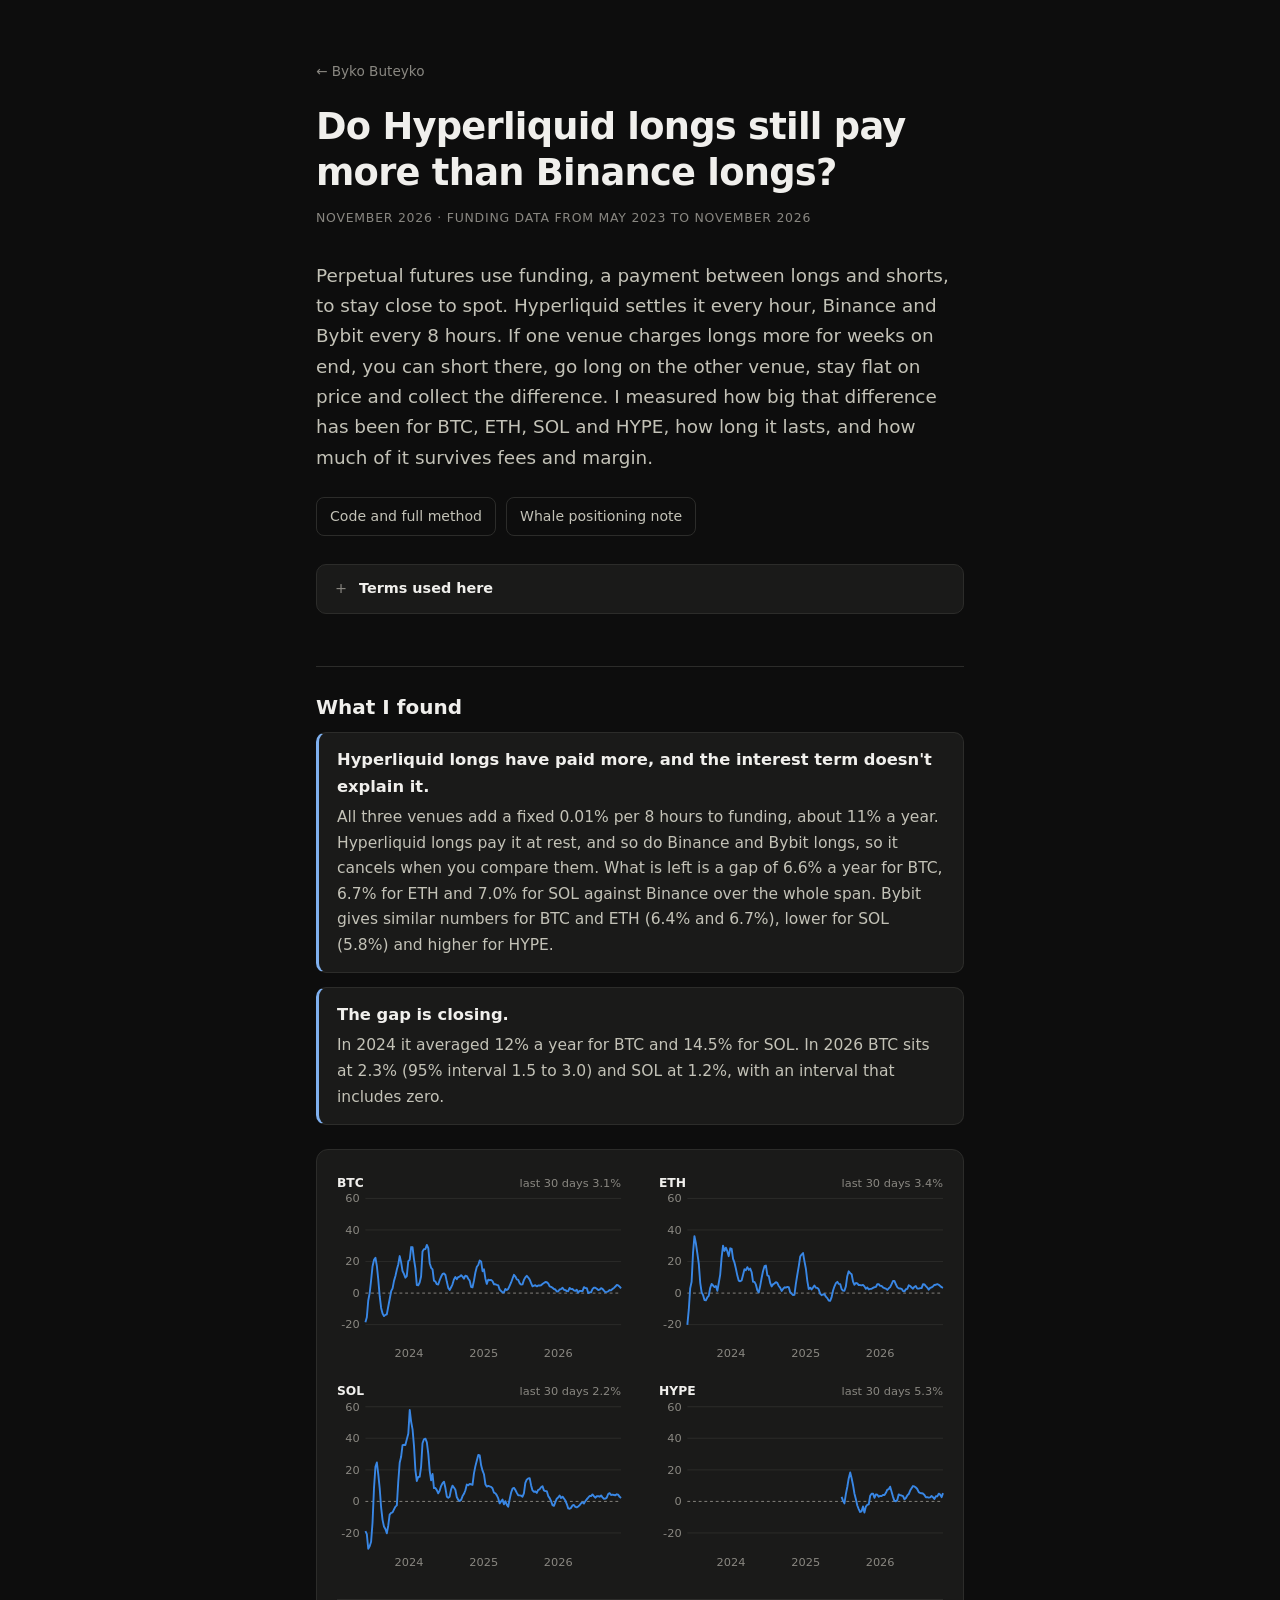
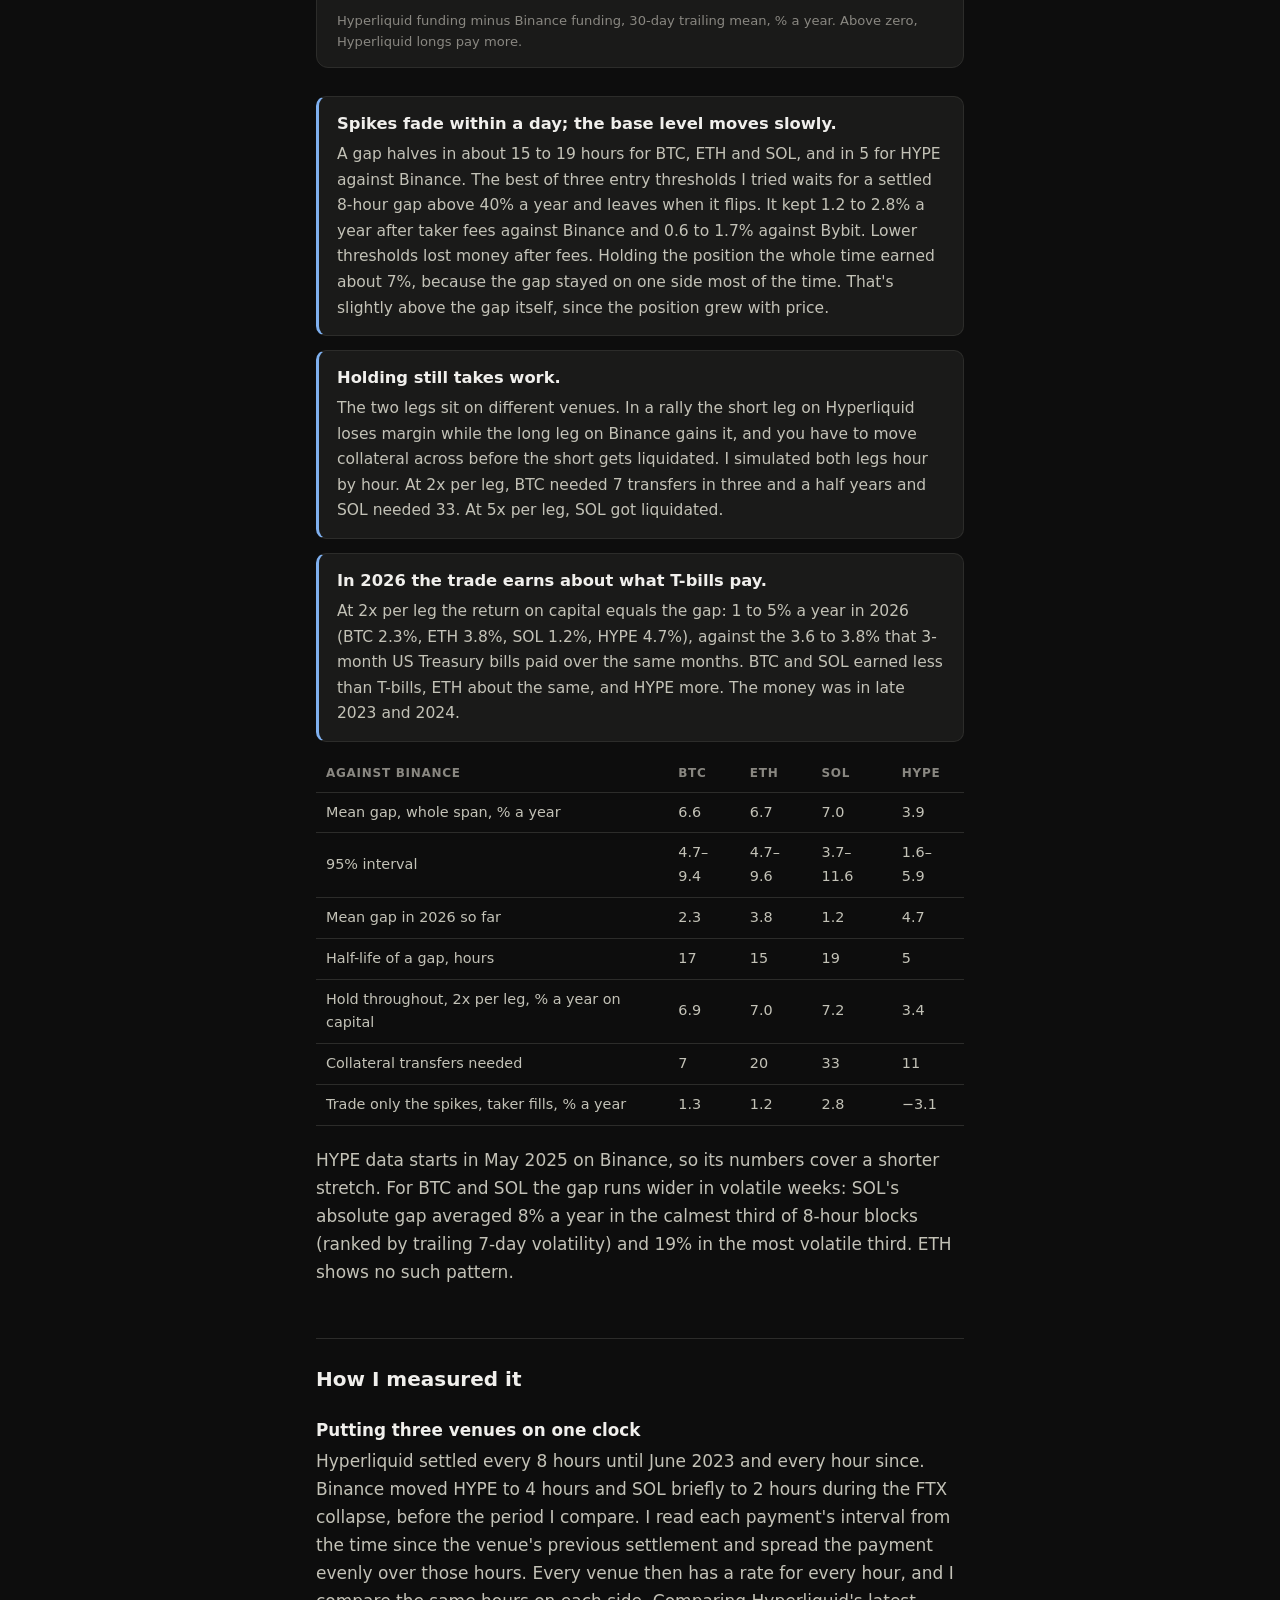
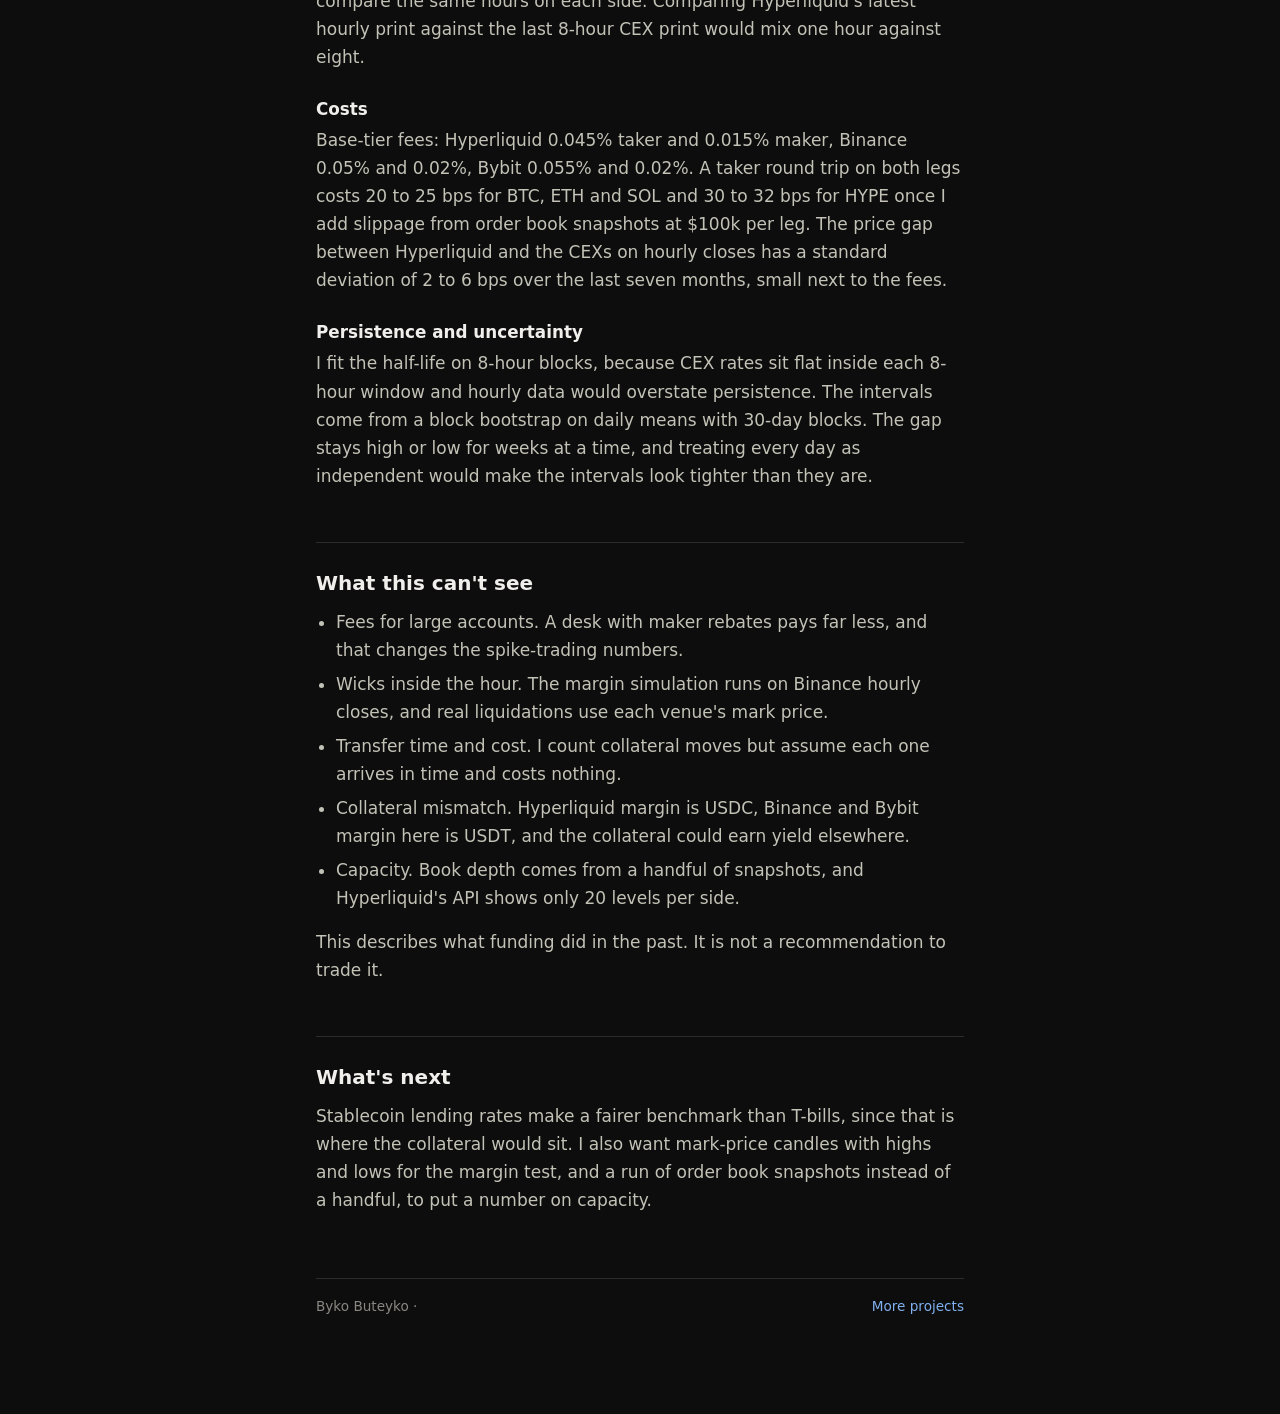
<file: research/hyperliquid-funding/index.html>
<!doctype html>
<html lang="en">
<head>
<meta charset="utf-8">
<meta name="viewport" content="width=device-width, initial-scale=1">
<title>Hyperliquid Funding Gap · Byko Buteyko</title>
<meta name="description" content="How far Hyperliquid perp funding runs above Binance and Bybit for BTC, ETH, SOL and HYPE, how long a gap lasts, and what is left after costs.">
<meta property="og:type" content="article">
<meta property="og:title" content="Do Hyperliquid longs still pay more than Binance longs?">
<meta property="og:description" content="From 2023 to 2026, Hyperliquid funding ran about 6.5% a year above Binance and Bybit. In 2026 the gap sits at 1 to 5%.">
<meta property="og:url" content="https://bykobuteyko.com/research/hyperliquid-funding/">
<meta property="og:image" content="https://bykobuteyko.com/research/hyperliquid-funding/og.png">
<meta property="og:image:width" content="1200">
<meta property="og:image:height" content="630">
<meta name="twitter:card" content="summary_large_image">
<meta name="twitter:creator" content="@BykoButeyko">
<link rel="icon" href="/favicon.svg" type="image/svg+xml">
<link rel="icon" href="/favicon.ico" sizes="32x32">
<link rel="apple-touch-icon" href="/apple-touch-icon.png">
<link rel="stylesheet" href="/style.css">
</head>
<body>
<main>
  <p><a class="back" href="/">← Byko Buteyko</a></p>
  <h1>Do Hyperliquid longs still pay more than Binance longs?</h1>
  <p class="meta">November 2026 · Funding data from May 2023 to November 2026</p>

  <p class="lede">Perpetual futures use funding, a payment between longs and shorts, to stay close to spot. Hyperliquid settles it every hour, Binance and Bybit every 8 hours. If one venue charges longs more for weeks on end, you can short there, go long on the other venue, stay flat on price and collect the difference. I measured how big that difference has been for BTC, ETH, SOL and HYPE, how long it lasts, and how much of it survives fees and margin.</p>

  <div class="links">
    <a href="https://github.com/BykoButeyko/hyperliquid-funding-gap">Code and full method</a>
    <a href="/research/hyperliquid-whales/">Whale positioning note</a>
  </div>

  <details class="terms">
    <summary>Terms used here</summary>
    <dl>
      <dt>Perp</dt><dd>Perpetual future: a futures contract with no expiry. Funding keeps its price close to spot.</dd>
      <dt>Funding</dt><dd>A periodic payment between longs and shorts. When the perp trades above spot, longs pay shorts. Quoted here as % a year.</dd>
      <dt>Interest term</dt><dd>The fixed part every venue adds to funding, 0.01% per 8 hours (about 11% a year). It cancels in the comparison.</dd>
      <dt>Gap</dt><dd>Hyperliquid funding minus Binance or Bybit funding for the same coin and hour, annualised.</dd>
      <dt>Legs</dt><dd>The two positions of the trade: short the perp on the venue that charges longs more, long the same coin on the other.</dd>
      <dt>CEX</dt><dd>Centralised exchange, here Binance and Bybit.</dd>
      <dt>bps</dt><dd>Basis points. 100 bps = 1%.</dd>
      <dt>Taker / maker</dt><dd>A taker order fills at once against the book and pays the higher fee. A maker order rests in the book and pays less.</dd>
      <dt>Slippage</dt><dd>How much worse than the best quote an order of a given size fills, because it eats through several price levels.</dd>
      <dt>Half-life</dt><dd>How long it takes a gap to lose half of its distance from its normal level.</dd>
      <dt>95% interval</dt><dd>The range of values for the true average that the data supports, at 95% confidence.</dd>
      <dt>Block bootstrap</dt><dd>Resampling the data in 30-day chunks instead of single days, so the intervals keep the fact that the gap stays high or low for weeks.</dd>
      <dt>Mark price</dt><dd>The price a venue uses to value positions and trigger liquidations.</dd>
      <dt>T-bill</dt><dd>3-month US Treasury bill, the usual risk-free benchmark.</dd>
    </dl>
  </details>

  <h2>What I found</h2>

  <div class="finding">
    <strong>Hyperliquid longs have paid more, and the interest term doesn't explain it.</strong>
    All three venues add a fixed 0.01% per 8 hours to funding, about 11% a year. Hyperliquid longs pay it at rest, and so do Binance and Bybit longs, so it cancels when you compare them. What is left is a gap of <span class="num">6.6%</span> a year for BTC, <span class="num">6.7%</span> for ETH and <span class="num">7.0%</span> for SOL against Binance over the whole span. Bybit gives similar numbers for BTC and ETH (6.4% and 6.7%), lower for SOL (5.8%) and higher for HYPE.
  </div>

  <div class="finding">
    <strong>The gap is closing.</strong>
    In 2024 it averaged <span class="num">12%</span> a year for BTC and <span class="num">14.5%</span> for SOL. In 2026 BTC sits at <span class="num">2.3%</span> (95% interval 1.5 to 3.0) and SOL at <span class="num">1.2%</span>, with an interval that includes zero.
  </div>

  <figure>
    <!-- chart:gap --><svg class="chart" viewBox="0 0 640 440" role="img" aria-label="30-day mean funding gap, Hyperliquid minus Binance, per coin"><text x="0" y="18" class="coin">BTC</text><text x="300" y="18" class="tick" text-anchor="end">last 30 days 3.1%</text><line x1="30" x2="300" y1="130.0" y2="130.0" class="mid"/><text x="24" y="134.0" class="tick" text-anchor="end">0</text><line x1="30" x2="300" y1="96.7" y2="96.7" class="grid"/><text x="24" y="100.7" class="tick" text-anchor="end">20</text><line x1="30" x2="300" y1="63.3" y2="63.3" class="grid"/><text x="24" y="67.3" class="tick" text-anchor="end">40</text><line x1="30" x2="300" y1="30.0" y2="30.0" class="grid"/><text x="24" y="34.0" class="tick" text-anchor="end">60</text><line x1="30" x2="300" y1="163.3" y2="163.3" class="grid"/><text x="24" y="167.3" class="tick" text-anchor="end">-20</text><text x="76.1" y="198" class="tick" text-anchor="middle">2024</text><text x="155.0" y="198" class="tick" text-anchor="middle">2025</text><text x="233.6" y="198" class="tick" text-anchor="middle">2026</text><polyline points="30.0,160.9 31.5,155.5 33.0,137.8 34.5,130.1 36.0,116.7 37.5,102.0 39.1,94.9 40.6,92.7 42.1,101.4 43.6,115.8 45.1,133.3 46.6,145.7 48.1,151.6 49.6,154.3 51.1,153.0 52.6,152.4 54.1,144.4 55.6,136.5 57.2,128.0 58.7,125.0 60.2,117.1 61.7,111.9 63.2,105.2 64.7,99.8 66.2,90.9 67.7,97.3 69.2,106.7 70.7,109.7 72.2,113.7 73.7,112.0 75.3,96.2 76.8,94.8 78.3,81.4 79.8,81.6 81.3,94.3 82.8,104.2 84.3,121.6 85.8,121.7 87.3,118.8 88.8,112.5 90.3,86.1 91.8,83.6 93.4,83.4 94.9,79.1 96.4,82.4 97.9,98.4 99.4,103.3 100.9,105.0 102.4,116.8 103.9,117.8 105.4,120.6 106.9,121.0 108.4,116.4 109.9,112.8 111.5,109.7 113.0,109.3 114.5,110.9 116.0,118.1 117.5,124.5 119.0,126.7 120.5,123.9 122.0,120.7 123.5,115.7 125.0,113.1 126.5,115.3 128.0,113.1 129.6,112.5 131.1,111.2 132.6,112.6 134.1,114.8 135.6,111.6 137.1,112.0 138.6,114.8 140.1,116.8 141.6,123.3 143.1,123.9 144.6,117.1 146.1,108.5 147.7,102.2 149.2,100.3 150.7,95.6 152.2,96.6 153.7,106.9 155.2,104.9 156.7,114.5 158.2,120.3 159.7,115.9 161.2,116.4 162.7,116.0 164.2,117.4 165.8,120.7 167.3,120.7 168.8,121.3 170.3,121.8 171.8,126.3 173.3,127.8 174.8,129.2 176.3,129.4 177.8,125.6 179.3,126.7 180.8,125.6 182.3,122.4 183.9,118.8 185.4,114.6 186.9,110.7 188.4,112.5 189.9,115.5 191.4,116.1 192.9,119.6 194.4,121.1 195.9,120.8 197.4,116.2 198.9,113.4 200.4,111.7 202.0,113.6 203.5,115.8 205.0,119.5 206.5,122.8 208.0,122.2 209.5,121.7 211.0,122.9 212.5,121.9 214.0,122.0 215.5,121.7 217.0,120.4 218.5,119.4 220.1,118.3 221.6,118.6 223.1,119.9 224.6,122.9 226.1,123.4 227.6,124.4 229.1,125.7 230.6,126.2 232.1,128.4 233.6,128.1 235.1,126.2 236.6,125.8 238.2,124.4 239.7,126.5 241.2,126.9 242.7,127.9 244.2,128.0 245.7,124.5 247.2,125.8 248.7,125.7 250.2,127.1 251.7,127.7 253.2,126.5 254.7,129.6 256.3,127.7 257.8,127.8 259.3,127.9 260.8,123.7 262.3,124.6 263.8,124.7 265.3,130.0 266.8,129.2 268.3,129.2 269.8,125.8 271.3,124.3 272.8,124.4 274.4,125.4 275.9,126.8 277.4,126.3 278.9,124.8 280.4,125.5 281.9,127.4 283.4,129.0 284.9,128.7 286.4,128.2 287.9,126.8 289.4,127.1 290.9,125.7 292.5,124.5 294.0,123.1 295.5,121.4 297.0,121.9 298.5,123.2 300.0,124.9" class="line gap"/><text x="340" y="18" class="coin">ETH</text><text x="640" y="18" class="tick" text-anchor="end">last 30 days 3.4%</text><line x1="370" x2="640" y1="130.0" y2="130.0" class="mid"/><text x="364" y="134.0" class="tick" text-anchor="end">0</text><line x1="370" x2="640" y1="96.7" y2="96.7" class="grid"/><text x="364" y="100.7" class="tick" text-anchor="end">20</text><line x1="370" x2="640" y1="63.3" y2="63.3" class="grid"/><text x="364" y="67.3" class="tick" text-anchor="end">40</text><line x1="370" x2="640" y1="30.0" y2="30.0" class="grid"/><text x="364" y="34.0" class="tick" text-anchor="end">60</text><line x1="370" x2="640" y1="163.3" y2="163.3" class="grid"/><text x="364" y="167.3" class="tick" text-anchor="end">-20</text><text x="416.1" y="198" class="tick" text-anchor="middle">2024</text><text x="495.0" y="198" class="tick" text-anchor="middle">2025</text><text x="573.6" y="198" class="tick" text-anchor="middle">2026</text><polyline points="370.0,163.5 371.5,147.8 373.0,125.0 374.5,118.1 376.0,87.6 377.5,69.9 379.1,77.9 380.6,88.4 382.1,99.2 383.6,119.1 385.1,129.2 386.6,132.1 388.1,137.3 389.6,137.5 391.1,134.6 392.6,133.0 394.1,124.6 395.6,120.4 397.2,122.0 398.7,123.7 400.2,122.5 401.7,127.5 403.2,119.2 404.7,110.4 406.2,92.3 407.7,79.9 409.2,85.5 410.7,82.0 412.2,85.7 413.7,91.0 415.3,82.7 416.8,83.4 418.3,93.9 419.8,97.9 421.3,104.3 422.8,111.5 424.3,116.9 425.8,117.5 427.3,116.7 428.8,110.8 430.3,104.9 431.8,105.8 433.4,102.6 434.9,105.5 436.4,104.1 437.9,108.0 439.4,118.2 440.9,118.2 442.4,121.1 443.9,127.0 445.4,129.3 446.9,122.6 448.4,114.3 449.9,106.9 451.5,101.6 453.0,100.9 454.5,111.3 456.0,112.0 457.5,119.2 459.0,123.0 460.5,120.8 462.0,119.8 463.5,118.4 465.0,119.1 466.5,122.5 468.0,124.3 469.6,127.7 471.1,125.6 472.6,123.9 474.1,124.1 475.6,123.5 477.1,123.7 478.6,129.0 480.1,130.6 481.6,132.1 483.1,131.8 484.6,120.3 486.1,110.9 487.7,101.5 489.2,91.4 490.7,89.3 492.2,87.7 493.7,96.5 495.2,104.3 496.7,117.0 498.2,125.8 499.7,124.3 501.2,126.1 502.7,124.2 504.2,121.9 505.8,124.4 507.3,124.5 508.8,126.2 510.3,130.7 511.8,132.2 513.3,131.5 514.8,131.0 516.3,133.8 517.8,135.3 519.3,137.8 520.8,138.2 522.3,134.5 523.9,127.2 525.4,122.8 526.9,119.5 528.4,118.1 529.9,120.3 531.4,120.5 532.9,125.7 534.4,127.4 535.9,127.6 537.4,122.9 538.9,112.1 540.4,107.0 542.0,109.0 543.5,110.1 545.0,117.9 546.5,121.2 548.0,119.3 549.5,119.7 551.0,121.6 552.5,121.5 554.0,121.9 555.5,121.3 557.0,122.9 558.5,125.4 560.1,124.0 561.6,126.2 563.1,125.6 564.6,125.5 566.1,124.5 567.6,123.8 569.1,123.5 570.6,120.7 572.1,120.5 573.6,122.3 575.1,122.4 576.6,124.0 578.2,124.7 579.7,125.3 581.2,126.6 582.7,124.9 584.2,123.7 585.7,120.6 587.2,117.3 588.7,117.2 590.2,120.7 591.7,123.7 593.2,125.0 594.7,125.2 596.3,125.5 597.8,127.9 599.3,128.2 600.8,125.9 602.3,125.5 603.8,121.7 605.3,122.5 606.8,124.2 608.3,125.4 609.8,123.3 611.3,122.6 612.8,125.3 614.4,125.3 615.9,124.8 617.4,124.7 618.9,120.5 620.4,120.9 621.9,122.6 623.4,124.2 624.9,126.5 626.4,124.5 627.9,123.9 629.4,123.0 630.9,121.4 632.5,121.2 634.0,120.5 635.5,121.2 637.0,122.4 638.5,123.8 640.0,124.4" class="line gap"/><text x="0" y="238" class="coin">SOL</text><text x="300" y="238" class="tick" text-anchor="end">last 30 days 2.2%</text><line x1="30" x2="300" y1="350.0" y2="350.0" class="mid"/><text x="24" y="354.0" class="tick" text-anchor="end">0</text><line x1="30" x2="300" y1="316.7" y2="316.7" class="grid"/><text x="24" y="320.7" class="tick" text-anchor="end">20</text><line x1="30" x2="300" y1="283.3" y2="283.3" class="grid"/><text x="24" y="287.3" class="tick" text-anchor="end">40</text><line x1="30" x2="300" y1="250.0" y2="250.0" class="grid"/><text x="24" y="254.0" class="tick" text-anchor="end">60</text><line x1="30" x2="300" y1="383.3" y2="383.3" class="grid"/><text x="24" y="387.3" class="tick" text-anchor="end">-20</text><text x="76.1" y="418" class="tick" text-anchor="middle">2024</text><text x="155.0" y="418" class="tick" text-anchor="middle">2025</text><text x="233.6" y="418" class="tick" text-anchor="middle">2026</text><polyline points="30.0,381.4 31.5,384.5 33.0,400.0 34.5,397.4 36.0,392.6 37.5,372.8 39.1,335.4 40.6,313.5 42.1,308.9 43.6,321.4 45.1,336.3 46.6,356.4 48.1,369.5 49.6,376.5 51.1,379.2 52.6,383.7 54.1,375.7 55.6,364.0 57.2,362.1 58.7,361.6 60.2,358.5 61.7,355.5 63.2,354.2 64.7,329.1 66.2,309.2 67.7,302.9 69.2,290.7 70.7,290.2 72.2,290.5 73.7,284.5 75.3,278.6 76.8,253.4 78.3,265.9 79.8,274.0 81.3,291.2 82.8,316.9 84.3,328.5 85.8,324.1 87.3,324.0 88.8,313.5 90.3,288.6 91.8,284.5 93.4,283.7 94.9,287.7 96.4,299.5 97.9,317.7 99.4,327.8 100.9,321.1 102.4,335.9 103.9,335.9 105.4,338.1 106.9,341.4 108.4,338.7 109.9,333.8 111.5,330.7 113.0,329.2 114.5,335.9 116.0,345.0 117.5,346.1 119.0,345.0 120.5,337.2 122.0,333.4 123.5,335.3 125.0,337.6 126.5,345.3 128.0,348.3 129.6,349.6 131.1,348.3 132.6,344.4 134.1,342.0 135.6,338.2 137.1,332.2 138.6,332.9 140.1,331.6 141.6,331.9 143.1,332.5 144.6,320.6 146.1,313.0 147.7,306.7 149.2,300.9 150.7,301.5 152.2,311.9 153.7,317.6 155.2,321.3 156.7,331.8 158.2,334.4 159.7,333.6 161.2,334.2 162.7,334.6 164.2,336.1 165.8,340.8 167.3,341.4 168.8,343.6 170.3,346.9 171.8,352.1 173.3,350.0 174.8,348.1 176.3,353.0 177.8,349.7 179.3,353.4 180.8,355.7 182.3,347.9 183.9,340.6 185.4,336.5 186.9,335.7 188.4,338.0 189.9,341.0 191.4,343.6 192.9,343.6 194.4,343.9 195.9,345.0 197.4,341.5 198.9,330.4 200.4,327.0 202.0,325.7 203.5,325.4 205.0,333.1 206.5,338.4 208.0,339.8 209.5,339.6 211.0,341.0 212.5,337.8 214.0,337.2 215.5,335.0 217.0,333.9 218.5,338.3 220.1,339.2 221.6,339.3 223.1,344.4 224.6,346.5 226.1,349.8 227.6,353.9 229.1,354.7 230.6,350.8 232.1,347.1 233.6,345.8 235.1,343.7 236.6,346.3 238.2,345.0 239.7,347.0 241.2,349.1 242.7,352.8 244.2,357.4 245.7,357.8 247.2,356.8 248.7,354.2 250.2,353.8 251.7,355.7 253.2,356.3 254.7,355.3 256.3,353.9 257.8,351.9 259.3,350.8 260.8,352.2 262.3,349.7 263.8,347.7 265.3,346.1 266.8,344.3 268.3,344.3 269.8,342.6 271.3,344.4 272.8,346.1 274.4,344.6 275.9,344.4 277.4,345.0 278.9,343.7 280.4,345.7 281.9,347.2 283.4,347.1 284.9,346.1 286.4,342.2 287.9,341.3 289.4,343.2 290.9,342.8 292.5,343.2 294.0,343.6 295.5,342.5 297.0,342.9 298.5,345.2 300.0,346.3" class="line gap"/><text x="340" y="238" class="coin">HYPE</text><text x="640" y="238" class="tick" text-anchor="end">last 30 days 5.3%</text><line x1="370" x2="640" y1="350.0" y2="350.0" class="mid"/><text x="364" y="354.0" class="tick" text-anchor="end">0</text><line x1="370" x2="640" y1="316.7" y2="316.7" class="grid"/><text x="364" y="320.7" class="tick" text-anchor="end">20</text><line x1="370" x2="640" y1="283.3" y2="283.3" class="grid"/><text x="364" y="287.3" class="tick" text-anchor="end">40</text><line x1="370" x2="640" y1="250.0" y2="250.0" class="grid"/><text x="364" y="254.0" class="tick" text-anchor="end">60</text><line x1="370" x2="640" y1="383.3" y2="383.3" class="grid"/><text x="364" y="387.3" class="tick" text-anchor="end">-20</text><text x="416.1" y="418" class="tick" text-anchor="middle">2024</text><text x="495.0" y="418" class="tick" text-anchor="middle">2025</text><text x="573.6" y="418" class="tick" text-anchor="middle">2026</text><polyline points="532.9,345.3 534.4,349.1 535.9,352.1 537.4,342.3 538.9,334.8 540.4,325.7 542.0,319.5 543.5,325.5 545.0,332.9 546.5,341.9 548.0,347.8 549.5,354.3 551.0,358.1 552.5,361.2 554.0,360.5 555.5,355.3 557.0,361.7 558.5,355.5 560.1,353.5 561.6,353.2 563.1,344.0 564.6,341.9 566.1,341.8 567.6,346.2 569.1,342.6 570.6,342.9 572.1,345.1 573.6,344.2 575.1,344.4 576.6,343.1 578.2,343.2 579.7,340.9 581.2,337.5 582.7,337.2 584.2,334.4 585.7,339.7 587.2,345.2 588.7,349.5 590.2,349.9 591.7,348.6 593.2,342.6 594.7,343.4 596.3,343.8 597.8,344.4 599.3,347.8 600.8,346.4 602.3,343.7 603.8,342.2 605.3,338.6 606.8,336.2 608.3,333.8 609.8,334.2 611.3,335.3 612.8,336.9 614.4,340.2 615.9,341.2 617.4,341.4 618.9,341.7 620.4,343.2 621.9,345.6 623.4,345.5 624.9,346.0 626.4,345.7 627.9,344.3 629.4,345.5 630.9,347.4 632.5,344.6 634.0,344.7 635.5,341.8 637.0,342.8 638.5,345.5 640.0,341.2" class="line gap"/></svg><!-- /chart:gap -->
    <figcaption>Hyperliquid funding minus Binance funding, 30-day trailing mean, % a year. Above zero, Hyperliquid longs pay more.</figcaption>
  </figure>

  <div class="finding">
    <strong>Spikes fade within a day; the base level moves slowly.</strong>
    A gap halves in about <span class="num">15 to 19</span> hours for BTC, ETH and SOL, and in <span class="num">5</span> for HYPE against Binance. The best of three entry thresholds I tried waits for a settled 8-hour gap above 40% a year and leaves when it flips. It kept <span class="num">1.2 to 2.8%</span> a year after taker fees against Binance and <span class="num">0.6 to 1.7%</span> against Bybit. Lower thresholds lost money after fees. Holding the position the whole time earned about <span class="num">7%</span>, because the gap stayed on one side most of the time. That's slightly above the gap itself, since the position grew with price.
  </div>

  <div class="finding">
    <strong>Holding still takes work.</strong>
    The two legs sit on different venues. In a rally the short leg on Hyperliquid loses margin while the long leg on Binance gains it, and you have to move collateral across before the short gets liquidated. I simulated both legs hour by hour. At 2x per leg, BTC needed <span class="num">7</span> transfers in three and a half years and SOL needed <span class="num">33</span>. At 5x per leg, SOL got liquidated.
  </div>

  <div class="finding">
    <strong>In 2026 the trade earns about what T-bills pay.</strong>
    At 2x per leg the return on capital equals the gap: 1 to 5% a year in 2026 (BTC 2.3%, ETH 3.8%, SOL 1.2%, HYPE 4.7%), against the 3.6 to 3.8% that 3-month US Treasury bills paid over the same months. BTC and SOL earned less than T-bills, ETH about the same, and HYPE more. The money was in late 2023 and 2024.
  </div>

  <table>
    <tr><th>Against Binance</th><th>BTC</th><th>ETH</th><th>SOL</th><th>HYPE</th></tr>
    <tr><td>Mean gap, whole span, % a year</td><td>6.6</td><td>6.7</td><td>7.0</td><td>3.9</td></tr>
    <tr><td>95% interval</td><td>4.7–9.4</td><td>4.7–9.6</td><td>3.7–11.6</td><td>1.6–5.9</td></tr>
    <tr><td>Mean gap in 2026 so far</td><td>2.3</td><td>3.8</td><td>1.2</td><td>4.7</td></tr>
    <tr><td>Half-life of a gap, hours</td><td>17</td><td>15</td><td>19</td><td>5</td></tr>
    <tr><td>Hold throughout, 2x per leg, % a year on capital</td><td>6.9</td><td>7.0</td><td>7.2</td><td>3.4</td></tr>
    <tr><td>Collateral transfers needed</td><td>7</td><td>20</td><td>33</td><td>11</td></tr>
    <tr><td>Trade only the spikes, taker fills, % a year</td><td>1.3</td><td>1.2</td><td>2.8</td><td>−3.1</td></tr>
  </table>
  <p>HYPE data starts in May 2025 on Binance, so its numbers cover a shorter stretch. For BTC and SOL the gap runs wider in volatile weeks: SOL's absolute gap averaged 8% a year in the calmest third of 8-hour blocks (ranked by trailing 7-day volatility) and 19% in the most volatile third. ETH shows no such pattern.</p>

  <h2>How I measured it</h2>

  <h3>Putting three venues on one clock</h3>
  <p>Hyperliquid settled every 8 hours until June 2023 and every hour since. Binance moved HYPE to 4 hours and SOL briefly to 2 hours during the FTX collapse, before the period I compare. I read each payment's interval from the time since the venue's previous settlement and spread the payment evenly over those hours. Every venue then has a rate for every hour, and I compare the same hours on each side. Comparing Hyperliquid's latest hourly print against the last 8-hour CEX print would mix one hour against eight.</p>

  <h3>Costs</h3>
  <p>Base-tier fees: Hyperliquid 0.045% taker and 0.015% maker, Binance 0.05% and 0.02%, Bybit 0.055% and 0.02%. A taker round trip on both legs costs 20 to 25 bps for BTC, ETH and SOL and 30 to 32 bps for HYPE once I add slippage from order book snapshots at $100k per leg. The price gap between Hyperliquid and the CEXs on hourly closes has a standard deviation of 2 to 6 bps over the last seven months, small next to the fees.</p>

  <h3>Persistence and uncertainty</h3>
  <p>I fit the half-life on 8-hour blocks, because CEX rates sit flat inside each 8-hour window and hourly data would overstate persistence. The intervals come from a block bootstrap on daily means with 30-day blocks. The gap stays high or low for weeks at a time, and treating every day as independent would make the intervals look tighter than they are.</p>

  <h2>What this can't see</h2>
  <ul>
    <li>Fees for large accounts. A desk with maker rebates pays far less, and that changes the spike-trading numbers.</li>
    <li>Wicks inside the hour. The margin simulation runs on Binance hourly closes, and real liquidations use each venue's mark price.</li>
    <li>Transfer time and cost. I count collateral moves but assume each one arrives in time and costs nothing.</li>
    <li>Collateral mismatch. Hyperliquid margin is USDC, Binance and Bybit margin here is USDT, and the collateral could earn yield elsewhere.</li>
    <li>Capacity. Book depth comes from a handful of snapshots, and Hyperliquid's API shows only 20 levels per side.</li>
  </ul>
  <p>This describes what funding did in the past. It is not a recommendation to trade it.</p>

  <h2>What's next</h2>
  <p>Stablecoin lending rates make a fairer benchmark than T-bills, since that is where the collateral would sit. I also want mark-price candles with highs and lows for the margin test, and a run of order book snapshots instead of a handful, to put a number on capacity.</p>

  <footer>Byko Buteyko · <a href="/">More projects</a></footer>
</main>
<script src="/hit.js" defer></script>
</body>
</html>
</file>
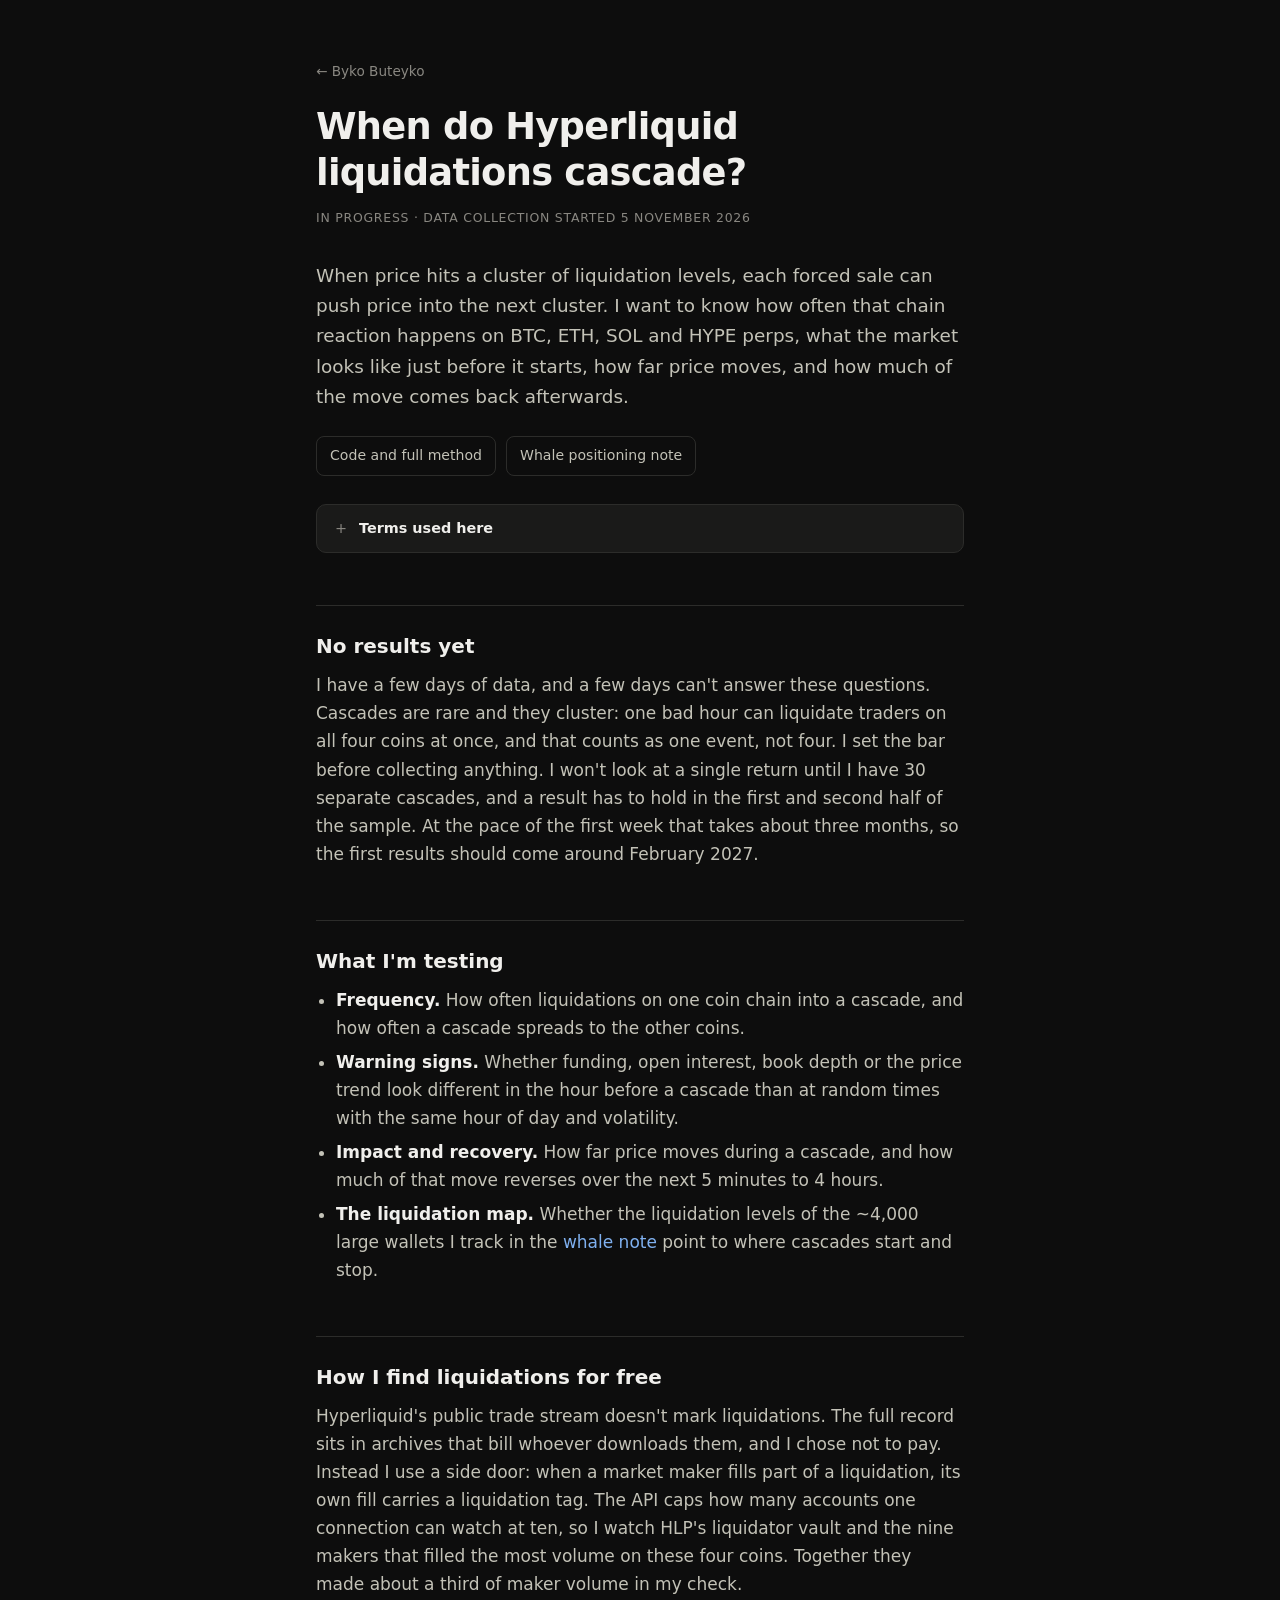
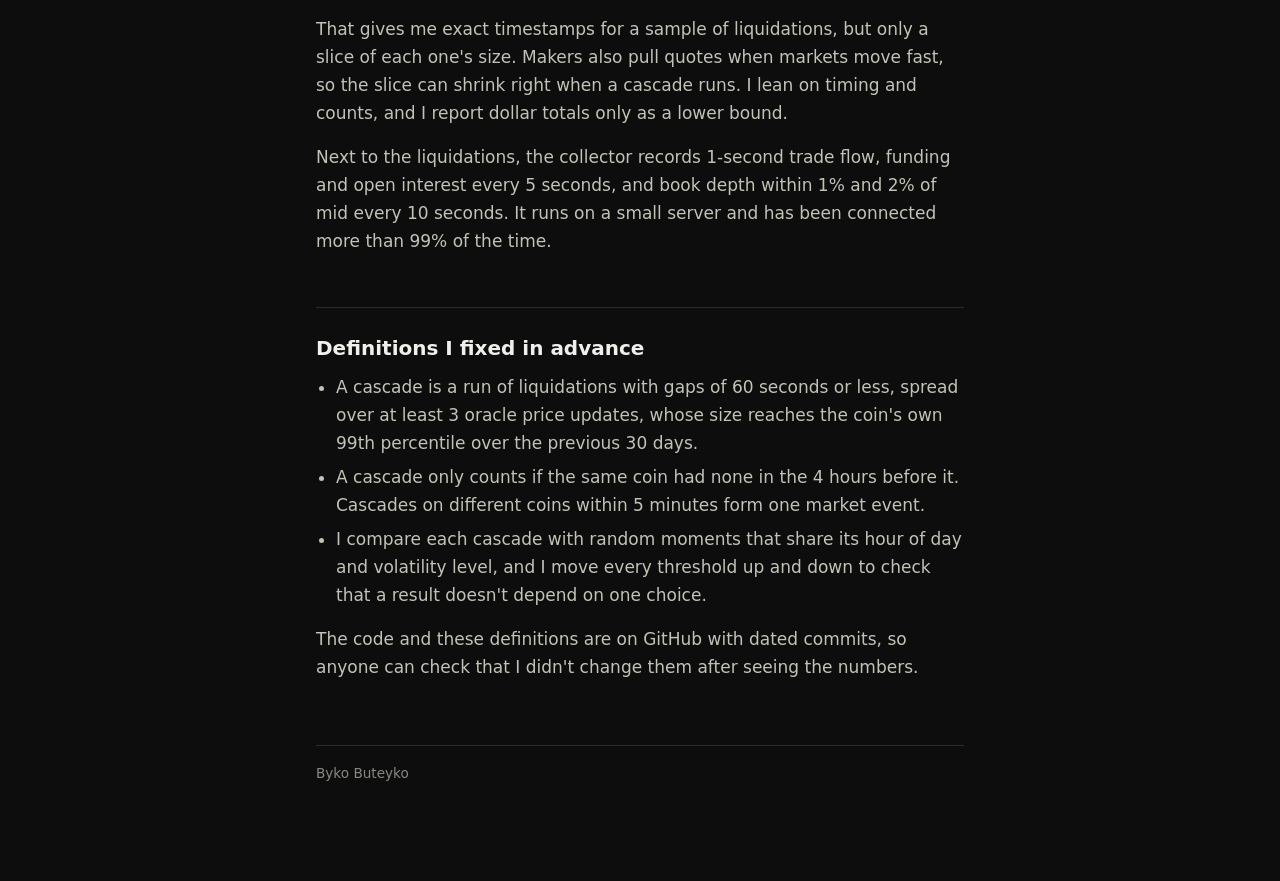
<file: research/hyperliquid-liquidations/index.html>
<!doctype html>
<html lang="en">
<head>
<meta charset="utf-8">
<meta name="viewport" content="width=device-width, initial-scale=1">
<title>Hyperliquid Liquidation Cascades · Byko Buteyko</title>
<meta name="description" content="A study in progress: how often forced liquidations on Hyperliquid chain into cascades, what comes before one, and how much of the move comes back.">
<meta property="og:type" content="article">
<meta property="og:title" content="When do Hyperliquid liquidations cascade?">
<meta property="og:description" content="A study in progress. I fixed the method before the data came in, and I won't read results until I have 30 separate cascades.">
<meta property="og:url" content="https://bykobuteyko.com/research/hyperliquid-liquidations/">
<meta property="og:image" content="https://bykobuteyko.com/research/hyperliquid-liquidations/og.png">
<meta property="og:image:width" content="1200">
<meta property="og:image:height" content="630">
<meta name="twitter:card" content="summary_large_image">
<meta name="twitter:creator" content="@BykoButeyko">
<link rel="icon" href="/favicon.svg" type="image/svg+xml">
<link rel="icon" href="/favicon.ico" sizes="32x32">
<link rel="apple-touch-icon" href="/apple-touch-icon.png">
<link rel="stylesheet" href="/style.css">
</head>
<body>
<main>
  <p><a class="back" href="/">← Byko Buteyko</a></p>
  <h1>When do Hyperliquid liquidations cascade?</h1>
  <p class="meta">In progress · Data collection started 5 November 2026</p>

  <p class="lede">When price hits a cluster of liquidation levels, each forced sale can push price into the next cluster. I want to know how often that chain reaction happens on BTC, ETH, SOL and HYPE perps, what the market looks like just before it starts, how far price moves, and how much of the move comes back afterwards.</p>

  <div class="links">
    <a href="https://github.com/BykoButeyko/hyperliquid-liquidation-cascades">Code and full method</a>
    <a href="/research/hyperliquid-whales/">Whale positioning note</a>
  </div>

  <details class="terms">
    <summary>Terms used here</summary>
    <dl>
      <dt>Liquidation</dt><dd>The exchange closing a position by force once losses eat through its margin.</dd>
      <dt>Cascade</dt><dd>Liquidations that push price far enough to trigger more liquidations. The exact rule is below.</dd>
      <dt>Market maker</dt><dd>A trader who keeps buy and sell orders in the book and earns the spread. When one fills part of a liquidation, its fill carries a liquidation tag.</dd>
      <dt>HLP</dt><dd>Hyperliquid's own vault. Its liquidator account takes over positions the book can't absorb.</dd>
      <dt>Open interest</dt><dd>The total size of open positions in a coin.</dd>
      <dt>Book depth</dt><dd>How much is bid and offered within a given distance of the mid price.</dd>
      <dt>Mid price</dt><dd>The midpoint between the best bid and the best ask.</dd>
      <dt>Oracle price</dt><dd>The reference price Hyperliquid builds from major exchanges.</dd>
      <dt>99th percentile</dt><dd>A size bigger than 99% of past observations for that coin.</dd>
      <dt>Volatility</dt><dd>How much price moves over a period. I compare cascades only with random moments of similar volatility.</dd>
    </dl>
  </details>

  <h2>No results yet</h2>
  <p>I have a few days of data, and a few days can't answer these questions. Cascades are rare and they cluster: one bad hour can liquidate traders on all four coins at once, and that counts as one event, not four. I set the bar before collecting anything. I won't look at a single return until I have <span class="num">30</span> separate cascades, and a result has to hold in the first and second half of the sample. At the pace of the first week that takes about three months, so the first results should come around February 2027.</p>

  <h2>What I'm testing</h2>
  <ul>
    <li><strong>Frequency.</strong> How often liquidations on one coin chain into a cascade, and how often a cascade spreads to the other coins.</li>
    <li><strong>Warning signs.</strong> Whether funding, open interest, book depth or the price trend look different in the hour before a cascade than at random times with the same hour of day and volatility.</li>
    <li><strong>Impact and recovery.</strong> How far price moves during a cascade, and how much of that move reverses over the next 5 minutes to 4 hours.</li>
    <li><strong>The liquidation map.</strong> Whether the liquidation levels of the ~4,000 large wallets I track in the <a href="/research/hyperliquid-whales/">whale note</a> point to where cascades start and stop.</li>
  </ul>

  <h2>How I find liquidations for free</h2>
  <p>Hyperliquid's public trade stream doesn't mark liquidations. The full record sits in archives that bill whoever downloads them, and I chose not to pay. Instead I use a side door: when a market maker fills part of a liquidation, its own fill carries a liquidation tag. The API caps how many accounts one connection can watch at ten, so I watch HLP's liquidator vault and the nine makers that filled the most volume on these four coins. Together they made about a third of maker volume in my check.</p>
  <p>That gives me exact timestamps for a sample of liquidations, but only a slice of each one's size. Makers also pull quotes when markets move fast, so the slice can shrink right when a cascade runs. I lean on timing and counts, and I report dollar totals only as a lower bound.</p>
  <p>Next to the liquidations, the collector records 1-second trade flow, funding and open interest every 5 seconds, and book depth within 1% and 2% of mid every 10 seconds. It runs on a small server and has been connected more than 99% of the time.</p>

  <h2>Definitions I fixed in advance</h2>
  <ul>
    <li>A cascade is a run of liquidations with gaps of 60 seconds or less, spread over at least 3 oracle price updates, whose size reaches the coin's own 99th percentile over the previous 30 days.</li>
    <li>A cascade only counts if the same coin had none in the 4 hours before it. Cascades on different coins within 5 minutes form one market event.</li>
    <li>I compare each cascade with random moments that share its hour of day and volatility level, and I move every threshold up and down to check that a result doesn't depend on one choice.</li>
  </ul>
  <p>The code and these definitions are on GitHub with dated commits, so anyone can check that I didn't change them after seeing the numbers.</p>

  <footer>Byko Buteyko</footer>
</main>
<script src="/hit.js" defer></script>
</body>
</html>
</file>
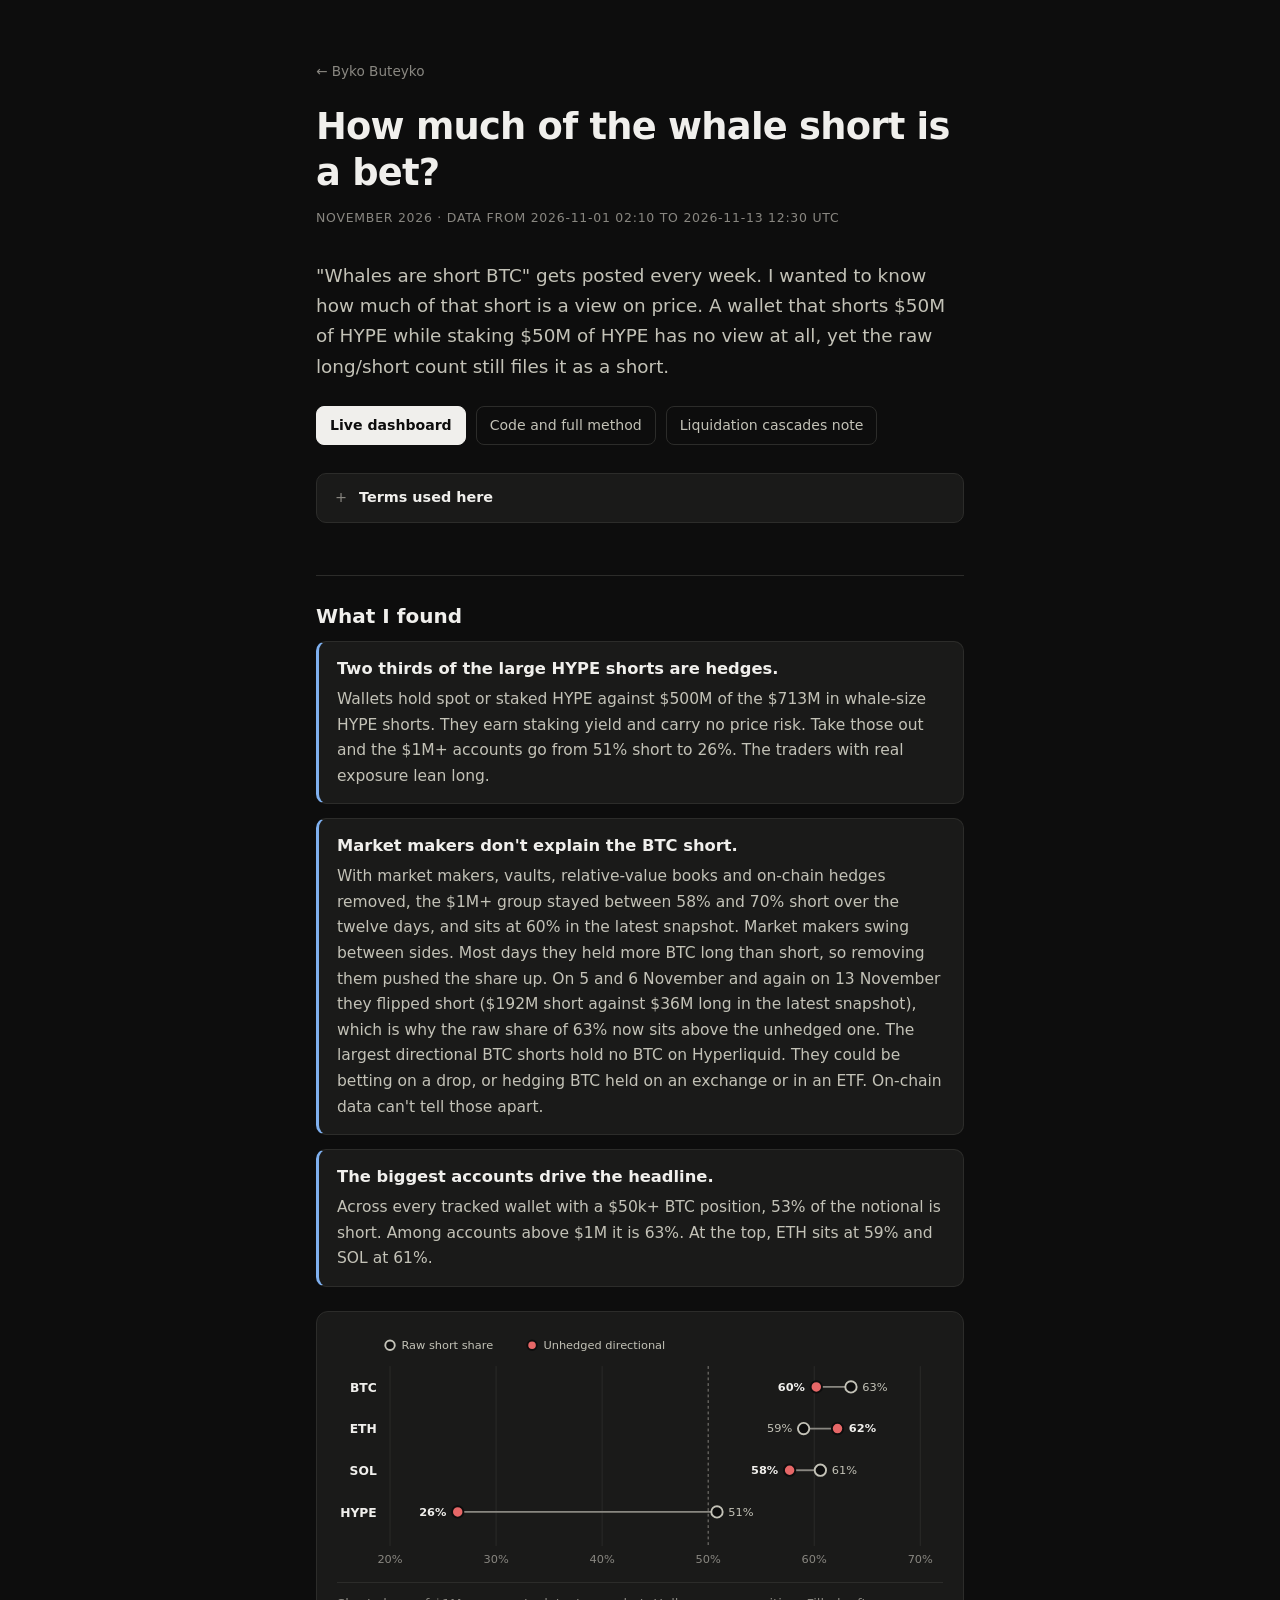
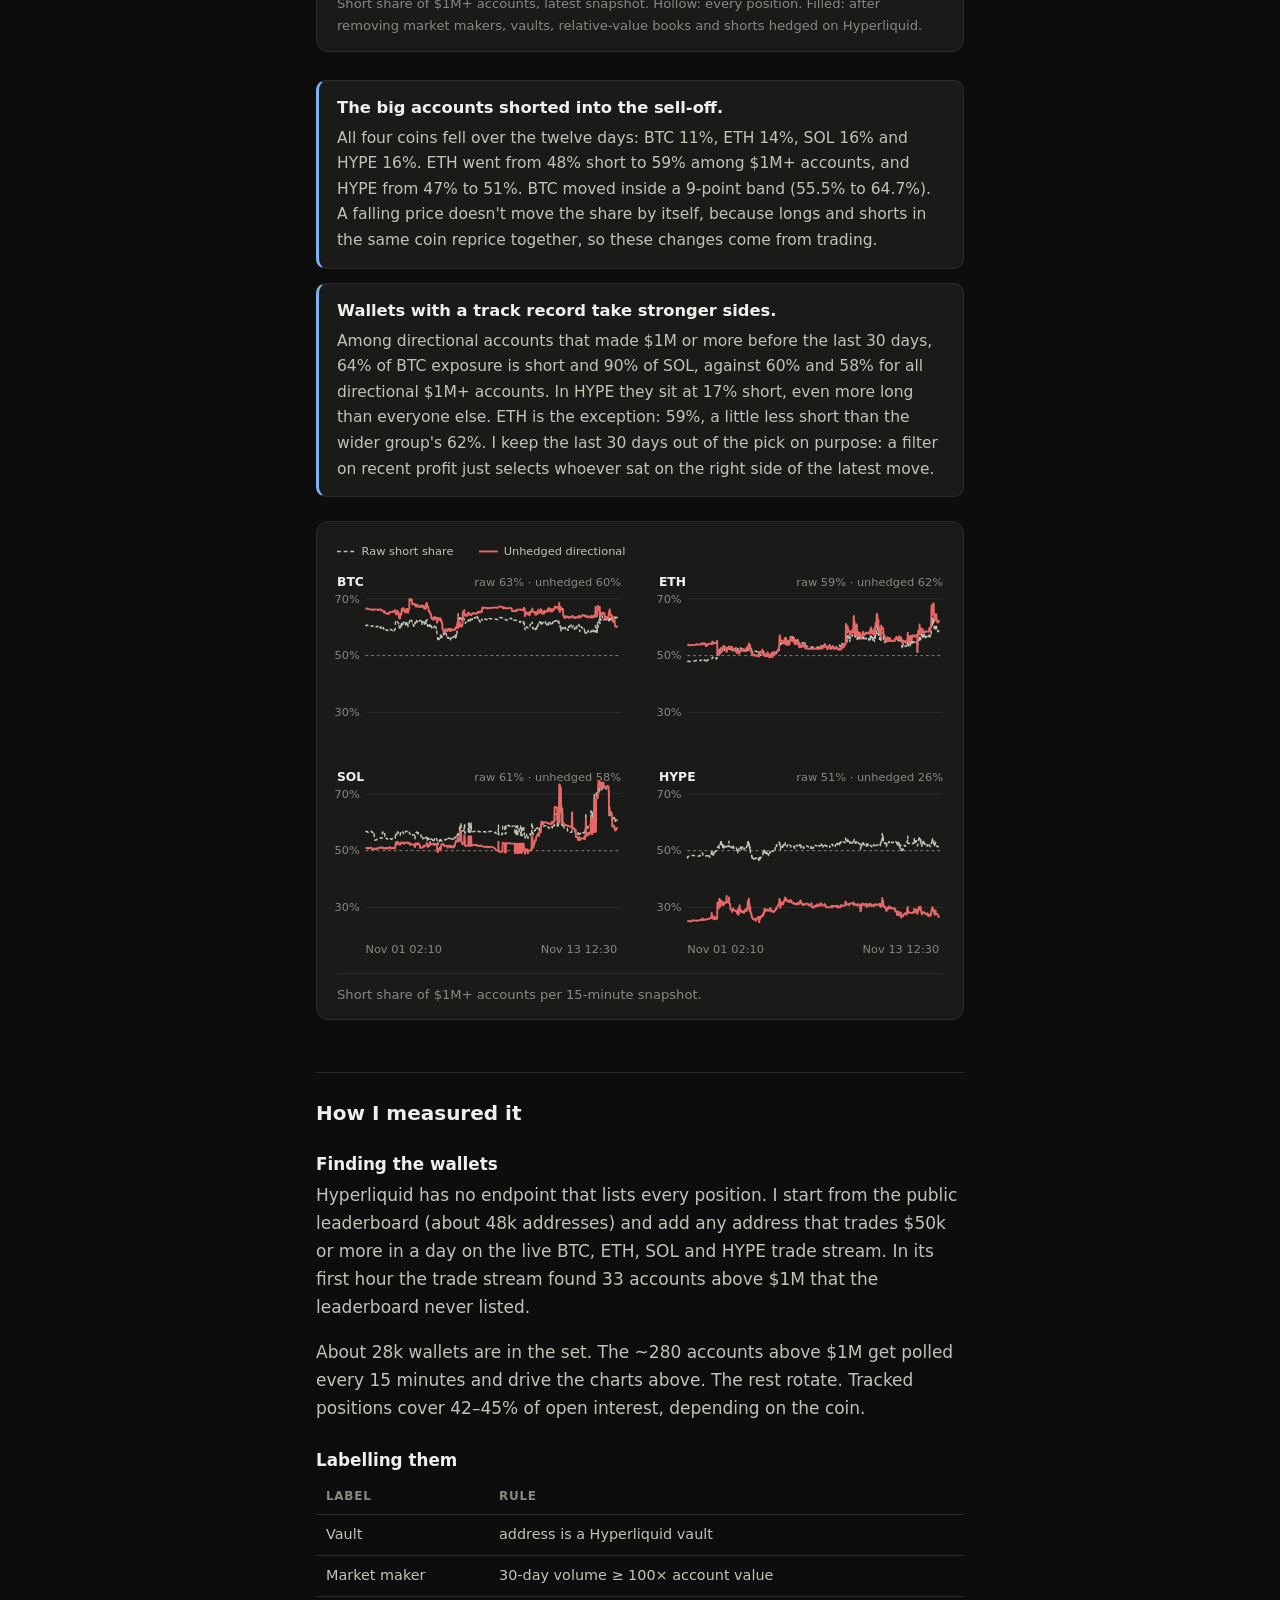
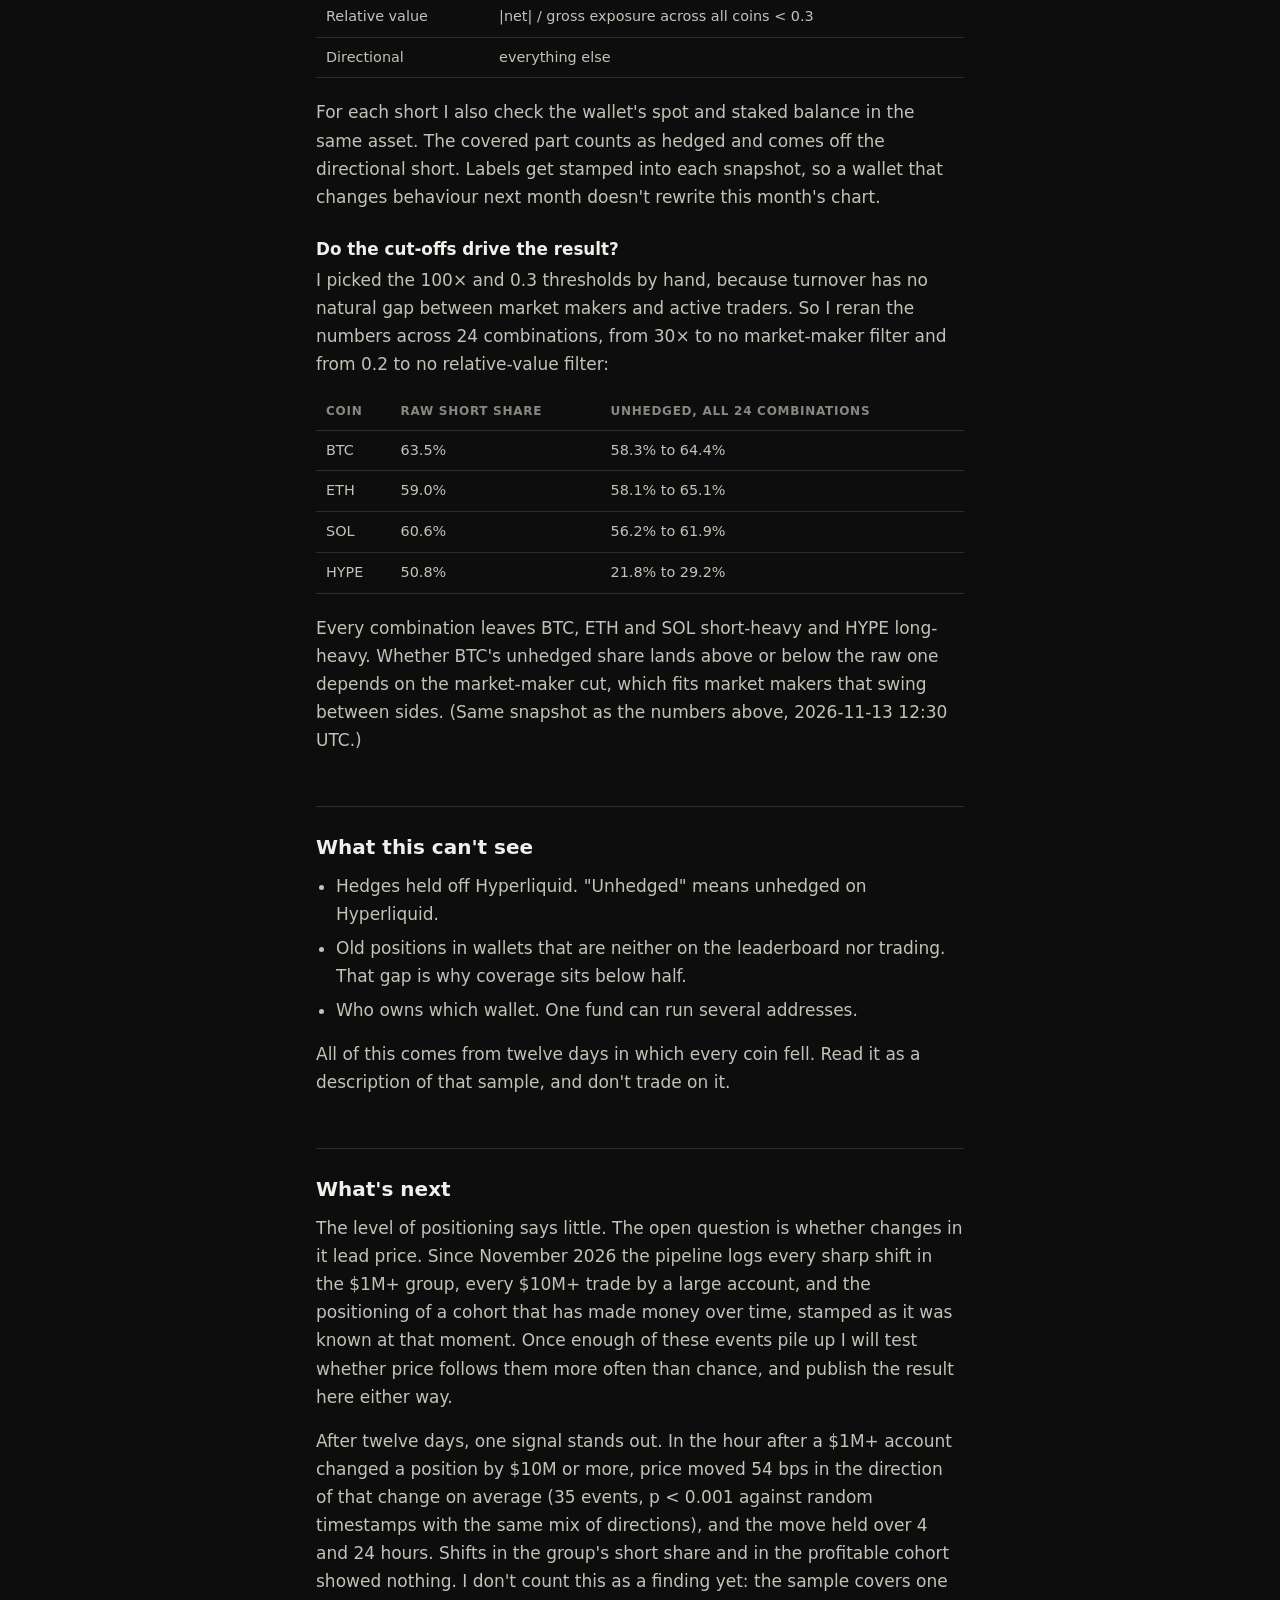
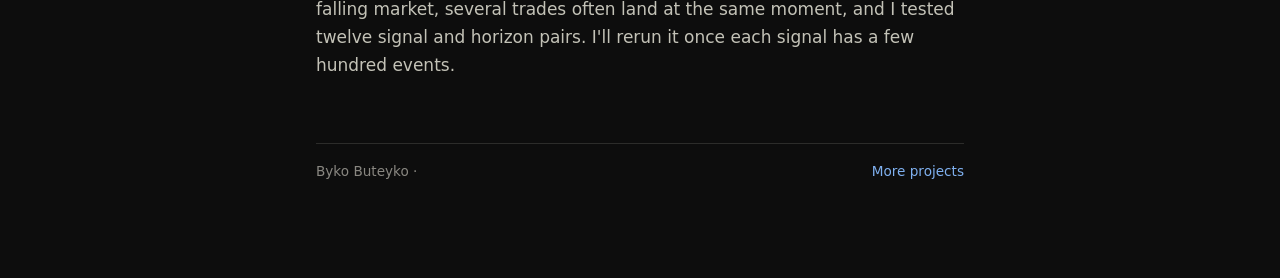
<file: research/hyperliquid-whales/index.html>
<!doctype html>
<html lang="en">
<head>
<meta charset="utf-8">
<meta name="viewport" content="width=device-width, initial-scale=1">
<title>Hyperliquid Whale Positioning · Byko Buteyko</title>
<meta name="description" content="How much of the large-wallet short on Hyperliquid is a directional bet, and how much is market making, vaults and hedges.">
<meta property="og:type" content="article">
<meta property="og:title" content="How much of the whale short is a bet?">
<meta property="og:description" content="Hyperliquid's $1M+ accounts look short. Strip out market makers, vaults and hedged shorts and the picture changes: in HYPE, most of the short side is staking hedges.">
<meta property="og:url" content="https://bykobuteyko.com/research/hyperliquid-whales/">
<meta property="og:image" content="https://bykobuteyko.com/research/hyperliquid-whales/og.png">
<meta property="og:image:width" content="1200">
<meta property="og:image:height" content="630">
<meta name="twitter:card" content="summary_large_image">
<meta name="twitter:creator" content="@BykoButeyko">
<link rel="icon" href="/favicon.svg" type="image/svg+xml">
<link rel="icon" href="/favicon.ico" sizes="32x32">
<link rel="apple-touch-icon" href="/apple-touch-icon.png">
<link rel="stylesheet" href="/style.css">
</head>
<body>
<main>
  <p><a class="back" href="/">← Byko Buteyko</a></p>
  <h1>How much of the whale short is a bet?</h1>
  <p class="meta">November 2026 · Data from 2026-11-01 02:10 to 2026-11-13 12:30 UTC</p>

  <p class="lede">"Whales are short BTC" gets posted every week. I wanted to know how much of that short is a view on price. A wallet that shorts $50M of HYPE while staking $50M of HYPE has no view at all, yet the raw long/short count still files it as a short.</p>

  <div class="links">
    <a class="primary" href="https://whales.bykobuteyko.com">Live dashboard</a>
    <a href="https://github.com/BykoButeyko/hyperliquid-whale-positioning">Code and full method</a>
    <a href="/research/hyperliquid-liquidations/">Liquidation cascades note</a>
  </div>

  <details class="terms">
    <summary>Terms used here</summary>
    <dl>
      <dt>Whale</dt><dd>Here, an account worth $1M or more on Hyperliquid.</dd>
      <dt>Notional</dt><dd>Position size times price, in dollars.</dd>
      <dt>Short share</dt><dd>Short notional divided by long plus short notional. Above 50% means more short than long.</dd>
      <dt>Raw / unhedged</dt><dd>Raw counts every position. Unhedged drops market makers, vaults, relative-value wallets, and the part of a short covered by spot or staked coins in the same wallet.</dd>
      <dt>Market maker</dt><dd>Here, a wallet that trades 100 times its account value or more in 30 days.</dd>
      <dt>Vault</dt><dd>A pooled account on Hyperliquid that a manager trades for depositors.</dd>
      <dt>Relative value</dt><dd>A wallet whose longs and shorts across all coins nearly offset (|net| / gross below 0.3).</dd>
      <dt>Directional</dt><dd>Every wallet not in the three groups above.</dd>
      <dt>Staking</dt><dd>Locking HYPE to help secure the network in exchange for a yield.</dd>
      <dt>Open interest</dt><dd>The total size of open positions in a coin.</dd>
      <dt>Coverage</dt><dd>Tracked notional as a share of both sides of open interest.</dd>
      <dt>bps</dt><dd>Basis points. 100 bps = 1%.</dd>
      <dt>p-value</dt><dd>How often random timestamps produce a result at least this strong. Small means chance is an unlikely explanation.</dd>
    </dl>
  </details>

  <h2>What I found</h2>

  <div class="finding">
    <strong>Two thirds of the large HYPE shorts are hedges.</strong>
    Wallets hold spot or staked HYPE against <span class="num">$500M</span> of the <span class="num">$713M</span> in whale-size HYPE shorts. They earn staking yield and carry no price risk. Take those out and the $1M+ accounts go from <span class="num">51%</span> short to <span class="num">26%</span>. The traders with real exposure lean long.
  </div>

  <div class="finding">
    <strong>Market makers don't explain the BTC short.</strong>
    With market makers, vaults, relative-value books and on-chain hedges removed, the $1M+ group stayed between <span class="num">58%</span> and <span class="num">70%</span> short over the twelve days, and sits at <span class="num">60%</span> in the latest snapshot. Market makers swing between sides. Most days they held more BTC long than short, so removing them pushed the share up. On 5 and 6 November and again on 13 November they flipped short (<span class="num">$192M</span> short against <span class="num">$36M</span> long in the latest snapshot), which is why the raw share of <span class="num">63%</span> now sits above the unhedged one. The largest directional BTC shorts hold no BTC on Hyperliquid. They could be betting on a drop, or hedging BTC held on an exchange or in an ETF. On-chain data can't tell those apart.
  </div>

  <div class="finding">
    <strong>The biggest accounts drive the headline.</strong>
    Across every tracked wallet with a $50k+ BTC position, <span class="num">53%</span> of the notional is short. Among accounts above $1M it is <span class="num">63%</span>. At the top, ETH sits at <span class="num">59%</span> and SOL at <span class="num">61%</span>.
  </div>

  <figure>
    <!-- chart:shift --><svg class="chart" viewBox="0 0 640 252" role="img" aria-label="Raw and unhedged short share of $1M+ accounts per coin"><g class="legend"><circle cx="56" cy="14" r="5" class="raw"/><text x="68" y="18">Raw short share</text><circle cx="206" cy="14" r="5" class="unh"/><text x="218" y="18">Unhedged directional</text></g><line x1="56.0" x2="56.0" y1="36" y2="226" class="grid"/><text x="56.0" y="244" class="tick" text-anchor="middle">20%</text><line x1="168.0" x2="168.0" y1="36" y2="226" class="grid"/><text x="168.0" y="244" class="tick" text-anchor="middle">30%</text><line x1="280.0" x2="280.0" y1="36" y2="226" class="grid"/><text x="280.0" y="244" class="tick" text-anchor="middle">40%</text><line x1="392.0" x2="392.0" y1="36" y2="226" class="mid"/><text x="392.0" y="244" class="tick" text-anchor="middle">50%</text><line x1="504.0" x2="504.0" y1="36" y2="226" class="grid"/><text x="504.0" y="244" class="tick" text-anchor="middle">60%</text><line x1="616.0" x2="616.0" y1="36" y2="226" class="grid"/><text x="616.0" y="244" class="tick" text-anchor="middle">70%</text><text x="42" y="63.0" class="coin" text-anchor="end">BTC</text><line x1="506.1621275529427" x2="542.8187957200175" y1="58.0" y2="58.0" class="link"/><circle cx="542.8" cy="58.0" r="6" class="raw"><title>BTC raw: 63.5% short</title></circle><text x="554.8" y="62.0" class="val raw" text-anchor="start">63%</text><circle cx="506.2" cy="58.0" r="6" class="unh"><title>BTC unhedged: 60.2% short</title></circle><text x="494.2" y="62.0" class="val unh" text-anchor="end">60%</text><text x="42" y="107.0" class="coin" text-anchor="end">ETH</text><line x1="492.77182913436417" x2="528.5827616657873" y1="102.0" y2="102.0" class="link"/><circle cx="492.8" cy="102.0" r="6" class="raw"><title>ETH raw: 59.0% short</title></circle><text x="480.8" y="106.0" class="val raw" text-anchor="end">59%</text><circle cx="528.6" cy="102.0" r="6" class="unh"><title>ETH unhedged: 62.2% short</title></circle><text x="540.6" y="106.0" class="val unh" text-anchor="start">62%</text><text x="42" y="151.0" class="coin" text-anchor="end">SOL</text><line x1="478.01217224389944" x2="510.5049780019895" y1="146.0" y2="146.0" class="link"/><circle cx="510.5" cy="146.0" r="6" class="raw"><title>SOL raw: 60.6% short</title></circle><text x="522.5" y="150.0" class="val raw" text-anchor="start">61%</text><circle cx="478.0" cy="146.0" r="6" class="unh"><title>SOL unhedged: 57.7% short</title></circle><text x="466.0" y="150.0" class="val unh" text-anchor="end">58%</text><text x="42" y="195.0" class="coin" text-anchor="end">HYPE</text><line x1="127.49286914706666" x2="401.34403720477235" y1="190.0" y2="190.0" class="link"/><circle cx="401.3" cy="190.0" r="6" class="raw"><title>HYPE raw: 50.8% short</title></circle><text x="413.3" y="194.0" class="val raw" text-anchor="start">51%</text><circle cx="127.5" cy="190.0" r="6" class="unh"><title>HYPE unhedged: 26.4% short</title></circle><text x="115.5" y="194.0" class="val unh" text-anchor="end">26%</text></svg><!-- /chart:shift -->
    <figcaption>Short share of $1M+ accounts, latest snapshot. Hollow: every position. Filled: after removing market makers, vaults, relative-value books and shorts hedged on Hyperliquid.</figcaption>
  </figure>

  <div class="finding">
    <strong>The big accounts shorted into the sell-off.</strong>
    All four coins fell over the twelve days: BTC <span class="num">11%</span>, ETH <span class="num">14%</span>, SOL <span class="num">16%</span> and HYPE <span class="num">16%</span>. ETH went from <span class="num">48%</span> short to <span class="num">59%</span> among $1M+ accounts, and HYPE from <span class="num">47%</span> to <span class="num">51%</span>. BTC moved inside a 9-point band (<span class="num">55.5%</span> to <span class="num">64.7%</span>). A falling price doesn't move the share by itself, because longs and shorts in the same coin reprice together, so these changes come from trading.
  </div>

  <div class="finding">
    <strong>Wallets with a track record take stronger sides.</strong>
    Among directional accounts that made $1M or more before the last 30 days, <span class="num">64%</span> of BTC exposure is short and <span class="num">90%</span> of SOL, against <span class="num">60%</span> and <span class="num">58%</span> for all directional $1M+ accounts. In HYPE they sit at <span class="num">17%</span> short, even more long than everyone else. ETH is the exception: <span class="num">59%</span>, a little less short than the wider group's <span class="num">62%</span>. I keep the last 30 days out of the pick on purpose: a filter on recent profit just selects whoever sat on the right side of the latest move.
  </div>

  <figure>
    <!-- chart:time --><svg class="chart" viewBox="0 0 640 442" role="img" aria-label="Short share over time per coin, raw and unhedged"><text x="0" y="46" class="coin">BTC</text><text x="300" y="46" class="tick" text-anchor="end">raw 63% · unhedged 60%</text><line x1="30" x2="300" y1="180.0" y2="180.0" class="grid"/><text x="24" y="184.0" class="tick" text-anchor="end">30%</text><line x1="30" x2="300" y1="120.0" y2="120.0" class="mid"/><text x="24" y="124.0" class="tick" text-anchor="end">50%</text><line x1="30" x2="300" y1="60.0" y2="60.0" class="grid"/><text x="24" y="64.0" class="tick" text-anchor="end">70%</text><polyline points="30.0,87.9 30.1,88.0 30.3,88.0 30.5,88.4 30.7,87.9 31.0,87.9 31.2,87.9 31.4,87.8 31.6,87.8 31.8,88.0 32.1,88.0 32.3,88.0 32.5,88.0 32.7,88.6 33.0,88.6 33.2,88.5 33.4,88.5 33.6,88.6 33.9,88.9 34.1,88.9 34.3,88.8 34.5,88.6 34.7,88.7 35.0,88.8 35.2,88.7 35.4,88.7 35.6,88.8 35.9,89.0 36.1,88.9 36.3,88.6 36.5,88.7 36.7,88.5 37.0,88.4 37.2,88.9 37.4,88.9 37.6,89.0 37.9,89.0 38.1,88.8 38.3,89.2 38.5,89.2 38.8,89.3 39.0,89.4 39.2,89.1 39.4,89.1 39.6,89.1 39.9,89.0 40.1,89.0 40.3,89.3 40.5,89.5 40.8,89.3 41.0,89.3 41.2,89.6 41.4,89.5 41.7,89.2 41.9,89.5 42.1,89.3 42.3,89.5 42.5,89.5 42.8,89.1 43.0,88.9 43.2,89.2 43.4,89.5 43.7,89.7 43.9,89.2 44.1,90.0 44.3,90.2 44.6,90.2 44.8,90.2 45.0,90.1 45.2,90.6 45.4,90.0 45.7,89.8 45.9,89.3 46.1,90.1 46.3,90.3 46.6,90.4 46.8,91.0 47.0,91.1 47.2,90.2 47.4,90.2 47.7,90.1 47.9,90.2 48.1,90.2 48.3,89.7 48.6,89.6 48.8,89.4 49.0,91.7 49.2,91.1 49.5,92.0 49.7,91.2 49.9,91.0 50.1,91.0 50.3,91.5 50.6,92.2 50.8,92.5 51.0,92.5 51.2,92.6 51.5,92.8 51.7,92.6 51.9,92.6 52.1,92.6 52.4,92.7 52.6,93.1 52.8,93.1 53.0,93.3 53.2,93.1 53.5,93.2 53.7,93.6 53.9,93.4 54.1,93.7 54.4,93.6 54.6,93.4 54.8,93.5 55.0,93.7 55.3,92.7 55.5,92.8 55.7,92.4 55.9,92.4 56.1,92.4 56.4,92.4 56.6,92.6 56.8,92.4 57.0,92.4 57.3,92.4 57.5,93.0 57.7,93.0 57.9,92.9 58.1,93.1 58.4,93.1 58.6,93.6 58.8,93.3 59.0,93.5 59.3,93.2 59.5,93.3 59.7,93.9 59.9,93.3 60.2,93.9 60.4,93.5 60.6,93.2 60.8,92.6 61.0,92.4 61.3,92.4 61.5,92.3 61.7,84.3 61.9,84.8 62.2,84.6 62.4,84.2 62.6,84.6 62.8,84.2 63.1,84.2 63.3,83.4 63.5,83.7 63.7,84.2 63.9,84.2 64.2,84.7 64.4,85.0 64.6,85.2 64.8,85.4 65.1,86.5 65.3,85.4 65.5,89.1 65.7,90.2 66.0,90.3 66.2,90.7 66.4,91.2 66.6,91.3 66.8,90.2 67.1,88.7 67.3,89.5 67.5,89.8 67.7,87.1 68.0,88.8 68.2,86.1 68.4,88.5 68.6,87.1 68.8,87.2 69.1,87.1 69.3,88.2 69.5,86.4 69.7,86.5 70.0,85.2 70.2,85.0 70.4,84.4 70.6,85.1 70.9,85.1 71.1,85.2 71.3,86.1 71.5,85.5 71.7,85.8 72.0,85.2 72.2,85.3 72.4,87.6 72.6,87.5 72.9,87.5 73.1,88.1 73.3,85.4 73.5,85.1 73.8,86.9 74.0,85.5 74.2,87.2 74.5,85.9 74.7,86.7 75.0,89.3 75.2,88.9 75.5,86.1 75.7,85.4 75.9,85.7 76.1,85.7 76.3,84.7 76.5,84.1 76.7,83.2 76.9,82.9 77.1,83.2 77.3,83.0 77.5,83.7 77.8,83.4 78.0,82.8 78.2,81.8 78.4,82.8 78.7,83.1 78.9,82.8 79.1,83.3 79.3,85.7 79.5,87.2 79.8,87.4 80.0,86.9 80.2,87.1 80.4,87.1 80.7,87.4 80.9,89.0 81.1,88.9 81.3,88.8 81.6,87.9 81.8,88.3 82.0,85.4 82.2,85.9 82.4,86.0 82.7,86.3 82.9,86.0 83.1,85.8 83.3,84.6 83.6,82.3 83.8,83.7 84.0,82.8 84.2,83.4 84.5,83.9 84.7,83.8 84.9,84.5 85.1,83.7 85.3,82.3 85.6,82.4 85.8,82.5 86.0,83.2 86.2,83.0 86.5,83.1 86.7,83.3 86.9,83.2 87.1,83.3 87.4,83.4 87.6,83.6 87.8,82.6 88.0,82.9 88.2,82.8 88.5,82.8 88.7,83.6 88.9,82.5 89.1,83.7 89.4,83.9 89.6,83.7 89.8,87.0 90.0,85.0 90.2,84.3 90.5,84.1 90.7,84.4 90.9,84.1 91.1,84.1 91.4,84.5 91.6,85.0 91.8,84.9 92.0,85.4 92.3,86.8 92.5,84.6 92.7,84.2 92.9,85.6 93.1,85.4 93.4,83.8 93.6,82.0 93.8,81.4 94.0,86.2 94.3,83.0 94.5,82.5 94.7,83.1 94.9,81.7 95.2,87.0 95.4,87.6 95.6,87.3 95.9,89.0 96.1,88.3 96.4,88.1 96.6,89.3 96.9,89.7 97.2,90.1 97.4,87.4 97.6,89.2 97.8,87.0 98.1,88.4 98.3,87.6 98.5,89.0 98.7,88.1 98.9,87.6 99.2,88.0 99.4,88.0 99.6,89.9 99.8,88.6 100.1,90.8 100.3,90.4 100.5,90.0 100.7,89.8 100.9,90.0 101.2,89.2 101.4,89.8 101.6,90.5 101.8,90.0 102.1,89.8 102.3,90.1 102.5,90.0 102.7,89.5 103.0,89.5 103.2,88.6 103.4,90.6 103.6,90.6 103.8,91.0 104.1,92.1 104.3,92.0 104.5,91.9 104.7,89.6 105.0,90.7 105.2,90.6 105.4,91.5 105.6,97.8 105.9,100.0 106.1,100.2 106.3,101.8 106.5,103.0 106.7,100.7 107.0,100.6 107.2,102.1 107.4,102.5 107.6,103.1 107.9,102.0 108.1,102.5 108.3,101.6 108.5,99.9 108.8,98.5 109.0,98.7 109.2,98.1 109.4,101.2 109.6,100.4 109.9,99.8 110.1,98.2 110.3,100.0 110.5,100.3 110.8,99.8 111.0,101.0 111.2,100.5 111.4,100.7 111.6,100.4 111.9,99.9 112.1,100.0 112.3,97.9 112.5,96.0 112.8,97.9 113.0,99.0 113.2,97.9 113.4,97.0 113.7,95.6 113.9,95.5 114.1,95.6 114.3,94.8 114.5,94.4 114.8,93.6 115.0,94.9 115.2,95.6 115.4,97.8 115.7,98.6 115.9,100.4 116.1,99.5 116.3,99.5 116.6,100.4 116.8,101.5 117.0,101.4 117.2,100.6 117.5,100.6 117.7,101.7 118.0,101.2 118.2,100.7 118.5,100.1 118.7,100.0 119.0,100.0 119.2,102.2 119.4,101.6 119.6,101.4 119.8,102.6 119.9,103.4 120.1,101.6 120.3,101.1 120.6,101.7 120.8,101.6 121.0,101.5 121.2,101.1 121.5,100.8 121.7,100.9 121.9,100.9 122.1,100.8 122.3,100.8 122.6,100.8 122.8,100.8 123.0,100.5 123.2,100.4 123.5,99.6 123.7,100.2 123.9,99.6 124.1,99.7 124.4,99.7 124.6,98.8 124.8,98.2 125.0,101.3 125.2,103.0 125.5,102.0 125.7,101.0 125.9,99.2 126.1,98.2 126.4,99.7 126.6,99.8 126.8,94.9 127.0,92.0 127.3,91.2 127.5,87.2 127.7,80.3 127.9,75.8 128.1,83.7 128.4,82.5 128.6,82.2 128.8,80.7 129.0,79.9 129.3,81.5 129.5,80.0 129.7,79.8 129.9,79.8 130.2,80.7 130.4,80.4 130.6,79.5 130.8,80.4 131.0,79.4 131.3,82.2 131.5,81.3 131.7,81.4 131.9,80.4 132.2,81.6 132.4,80.4 132.6,81.4 132.8,80.9 133.0,81.3 133.3,79.3 133.5,81.7 133.7,80.8 133.9,80.1 134.2,81.6 134.4,81.6 134.6,84.1 134.8,84.4 135.1,84.8 135.3,84.1 135.5,85.2 135.7,86.0 135.9,85.1 136.2,84.9 136.4,84.7 136.6,84.6 136.8,84.6 137.1,85.7 137.3,85.7 137.5,85.7 137.7,85.8 138.0,84.6 138.2,83.9 138.4,83.7 138.6,82.2 138.9,83.2 139.1,82.7 139.3,82.8 139.5,82.7 139.8,82.3 140.0,83.7 140.3,83.3 140.5,81.5 140.7,83.5 140.9,83.3 141.1,83.1 141.3,83.0 141.5,80.9 141.7,80.7 142.0,81.8 142.2,81.4 142.4,82.0 142.6,81.9 142.9,81.7 143.1,81.6 143.3,80.8 143.5,80.3 143.7,79.8 144.0,79.5 144.2,79.4 144.4,79.8 144.6,79.9 144.9,79.7 145.1,80.4 145.3,79.9 145.5,79.6 145.8,79.7 146.0,79.9 146.2,79.4 146.4,79.4 146.6,79.3 146.9,80.1 147.1,79.1 147.3,79.4 147.5,79.5 147.8,78.3 148.0,78.3 148.2,77.9 148.4,78.5 148.7,80.5 148.9,80.2 149.1,80.8 149.3,81.2 149.5,80.3 149.8,81.8 150.0,83.1 150.2,83.1 150.4,82.9 150.7,83.2 150.9,83.3 151.1,84.7 151.3,84.3 151.6,83.5 151.8,82.6 152.0,82.1 152.2,82.0 152.4,82.0 152.7,81.6 152.9,82.6 153.1,81.4 153.3,82.5 153.6,82.3 153.8,82.0 154.0,81.7 154.2,81.8 154.4,82.1 154.7,81.2 154.9,81.5 155.1,81.3 155.3,81.4 155.6,81.5 155.8,81.5 156.0,81.6 156.2,81.5 156.5,81.6 156.7,81.4 156.9,81.4 157.1,81.4 157.3,81.5 157.6,81.7 157.8,82.0 158.0,81.9 158.2,81.8 158.5,82.0 158.7,81.6 158.9,82.0 159.1,82.0 159.4,81.5 159.6,81.5 159.8,81.6 160.0,81.8 160.3,81.9 160.5,81.9 160.7,81.9 160.9,80.8 161.2,80.9 161.4,80.9 161.7,81.0 161.9,81.0 162.1,81.0 162.3,81.1 162.5,81.0 162.7,81.1 162.9,81.1 163.1,81.0 163.4,81.1 163.6,80.9 163.8,81.0 164.0,81.0 164.3,81.0 164.5,81.0 164.7,80.8 164.9,80.8 165.1,80.8 165.4,80.8 165.6,80.8 165.8,81.0 166.0,81.2 166.3,81.4 166.5,81.4 166.7,81.4 166.9,81.4 167.2,81.7 167.4,81.5 167.6,81.5 167.8,81.5 168.0,81.4 168.3,81.6 168.5,81.6 168.7,81.6 168.9,81.9 169.2,81.9 169.4,82.0 169.6,81.9 169.8,81.3 170.1,81.5 170.3,81.5 170.5,81.6 170.7,80.9 170.9,80.2 171.2,80.3 171.4,80.3 171.6,80.2 171.8,80.2 172.1,79.8 172.3,79.8 172.5,79.8 172.7,79.7 173.0,79.8 173.2,79.9 173.4,79.9 173.6,79.9 173.8,79.9 174.1,80.1 174.3,80.2 174.5,80.2 174.7,80.1 175.0,80.7 175.2,80.7 175.4,81.3 175.6,81.4 175.8,81.4 176.1,81.3 176.3,81.3 176.5,81.4 176.7,81.5 177.0,81.6 177.2,81.6 177.4,81.7 177.6,82.1 177.9,81.9 178.1,82.1 178.3,82.1 178.5,82.3 178.7,82.2 179.0,82.3 179.2,82.4 179.4,82.3 179.6,82.3 179.9,82.4 180.1,81.7 180.3,81.9 180.5,82.0 180.8,81.9 181.0,82.0 181.2,82.0 181.4,82.0 181.6,82.0 181.9,82.0 182.1,81.9 182.4,82.0 182.6,80.7 182.9,80.8 183.1,80.9 183.4,80.9 183.6,80.9 183.7,80.8 183.9,80.9 184.1,80.8 184.3,80.8 184.5,80.8 184.8,83.2 185.0,82.9 185.2,82.9 185.4,83.0 185.7,83.0 185.9,83.0 186.1,83.0 186.3,82.9 186.5,82.9 186.8,82.8 187.0,82.8 187.2,82.6 187.4,82.6 187.7,82.3 187.9,82.4 188.1,82.4 188.3,82.5 188.6,82.6 188.8,82.7 189.0,82.7 189.2,82.7 189.4,82.8 189.7,82.9 189.9,83.1 190.1,83.7 190.3,83.7 190.6,83.7 190.8,84.1 191.0,84.0 191.2,84.0 191.5,84.0 191.7,83.8 191.9,83.9 192.1,83.9 192.3,83.9 192.6,84.1 192.8,84.0 193.0,84.8 193.2,84.8 193.5,84.8 193.7,84.6 193.9,84.4 194.1,83.8 194.4,84.7 194.6,84.7 194.8,85.4 195.0,85.6 195.2,85.5 195.5,85.4 195.7,85.4 195.9,85.3 196.1,85.5 196.4,85.7 196.6,85.7 196.8,84.4 197.0,83.9 197.2,86.7 197.5,86.0 197.7,87.9 197.9,85.8 198.1,87.7 198.4,90.7 198.6,92.7 198.8,92.0 199.0,90.9 199.3,89.6 199.5,90.2 199.7,90.0 199.9,89.4 200.1,89.6 200.4,89.7 200.6,89.6 200.8,90.7 201.0,90.3 201.3,90.6 201.5,90.6 201.7,90.8 201.9,90.9 202.2,90.2 202.4,90.3 202.6,89.6 202.8,89.7 203.0,90.0 203.3,90.0 203.5,89.5 203.8,89.3 204.0,86.9 204.2,87.0 204.5,87.1 204.7,87.6 205.0,87.9 205.2,88.1 205.4,88.3 205.6,88.4 205.7,87.4 205.9,86.0 206.2,84.6 206.4,86.4 206.6,91.1 206.8,91.4 207.1,91.8 207.3,90.8 207.5,90.3 207.7,90.2 207.9,90.0 208.2,90.4 208.4,90.3 208.6,90.4 208.8,89.9 209.1,89.9 209.3,92.6 209.5,90.4 209.7,90.1 210.0,89.6 210.2,91.1 210.4,91.8 210.6,91.9 210.8,92.0 211.1,90.0 211.3,89.3 211.5,91.3 211.7,89.4 212.0,89.2 212.2,89.0 212.4,87.2 212.6,85.2 212.9,85.3 213.1,85.3 213.3,84.0 213.5,84.7 213.7,85.2 214.0,84.8 214.2,84.8 214.4,85.2 214.6,84.4 214.9,84.4 215.1,83.4 215.3,86.4 215.5,84.7 215.8,86.0 216.0,85.8 216.2,88.3 216.4,86.4 216.6,86.5 216.9,86.0 217.1,85.7 217.3,85.3 217.5,85.3 217.8,85.1 218.0,84.9 218.2,84.8 218.4,84.9 218.6,85.2 218.9,85.0 219.1,85.9 219.3,86.2 219.5,86.1 219.8,86.3 220.0,86.6 220.2,84.2 220.4,87.5 220.7,86.9 220.9,86.6 221.1,87.1 221.3,86.7 221.5,87.4 221.8,87.3 222.0,87.0 222.2,86.7 222.4,87.5 222.7,87.0 222.9,85.3 223.1,87.5 223.3,87.2 223.6,85.0 223.8,85.1 224.0,84.4 224.2,85.0 224.4,85.6 224.7,85.6 224.9,86.0 225.1,85.2 225.4,84.9 225.6,86.8 225.9,86.7 226.1,84.5 226.4,84.5 226.6,84.6 226.8,84.6 227.0,84.6 227.2,84.7 227.4,84.6 227.6,86.0 227.8,84.5 228.0,84.9 228.2,85.0 228.5,84.6 228.7,84.4 228.9,85.2 229.1,85.7 229.3,85.7 229.6,85.3 229.8,83.8 230.0,83.8 230.2,83.2 230.5,83.7 230.7,83.6 230.9,83.6 231.1,83.8 231.4,83.0 231.6,82.8 231.8,82.0 232.0,82.5 232.2,82.2 232.5,82.3 232.7,83.5 232.9,83.6 233.1,83.4 233.4,83.9 233.6,85.0 233.8,81.5 234.0,81.8 234.3,84.6 234.5,85.1 234.7,86.9 234.9,86.6 235.1,86.2 235.4,89.0 235.6,88.3 235.8,89.2 236.0,91.2 236.3,93.5 236.5,88.1 236.7,93.9 236.9,92.1 237.2,91.7 237.4,91.4 237.6,91.4 237.8,91.5 238.0,91.5 238.3,91.4 238.5,90.4 238.7,90.3 238.9,90.8 239.2,91.4 239.4,90.7 239.6,89.7 239.8,89.8 240.0,90.2 240.3,90.6 240.5,90.2 240.7,91.3 240.9,90.6 241.2,90.0 241.4,91.6 241.6,91.4 241.8,90.8 242.1,90.8 242.3,90.4 242.5,90.9 242.7,91.1 242.9,91.3 243.2,92.4 243.4,93.0 243.6,92.2 243.8,92.0 244.1,92.6 244.3,93.9 244.5,91.4 244.7,89.9 245.0,88.9 245.2,88.9 245.4,88.9 245.6,89.0 245.8,91.5 246.1,91.4 246.3,88.8 246.5,89.2 246.7,88.9 247.0,88.7 247.2,88.1 247.4,87.3 247.7,87.6 247.9,87.7 248.2,88.6 248.4,89.5 248.6,90.6 248.7,89.8 249.0,89.8 249.2,89.2 249.4,88.4 249.6,90.4 249.9,91.8 250.1,91.7 250.3,91.6 250.5,91.4 250.7,91.7 251.0,91.4 251.2,92.1 251.4,91.9 251.6,90.1 251.9,91.6 252.1,91.0 252.3,91.1 252.5,91.0 252.8,91.3 253.0,91.0 253.2,91.4 253.4,88.7 253.6,88.9 253.9,89.9 254.1,90.1 254.3,89.7 254.5,89.3 254.8,89.0 255.0,88.5 255.2,88.5 255.4,87.1 255.7,87.7 255.9,89.0 256.1,92.3 256.3,94.5 256.5,93.6 256.8,91.8 257.0,91.0 257.2,90.8 257.4,90.9 257.7,89.3 257.9,89.6 258.1,89.7 258.3,90.2 258.6,90.2 258.8,90.5 259.0,90.3 259.2,90.5 259.4,91.3 259.7,90.7 259.9,90.9 260.1,90.4 260.3,91.1 260.6,91.3 260.8,91.7 261.0,92.0 261.2,91.9 261.4,93.3 261.7,95.3 261.9,95.0 262.1,95.8 262.3,94.5 262.6,96.6 262.8,96.1 263.0,96.0 263.2,96.0 263.5,95.5 263.7,96.8 263.9,96.2 264.1,96.2 264.3,95.9 264.6,95.2 264.8,95.3 265.0,94.1 265.2,93.3 265.5,94.7 265.7,96.0 265.9,95.2 266.1,95.3 266.4,95.4 266.6,94.9 266.8,94.9 267.0,94.9 267.2,94.9 267.5,94.9 267.7,95.3 267.9,94.9 268.2,94.0 268.4,94.1 268.6,93.8 268.9,94.0 269.1,94.7 269.4,93.3 269.6,93.4 269.8,93.7 270.0,93.9 270.2,94.8 270.4,92.9 270.6,93.8 270.8,94.5 271.0,94.5 271.3,94.3 271.5,92.9 271.7,92.4 271.9,94.6 272.1,94.5 272.4,94.3 272.6,94.7 272.8,94.4 273.0,88.5 273.3,95.0 273.5,94.5 273.7,93.9 273.9,95.0 274.2,94.7 274.4,95.5 274.6,90.6 274.8,95.5 275.0,87.9 275.3,85.2 275.5,90.0 275.7,89.6 275.9,89.8 276.2,87.2 276.4,87.5 276.6,84.5 276.8,82.4 277.1,81.1 277.3,78.7 277.5,78.0 277.7,86.3 277.9,80.9 278.2,81.1 278.4,82.7 278.6,82.4 278.8,82.5 279.1,78.9 279.3,77.9 279.5,78.2 279.7,78.5 280.0,78.4 280.2,78.9 280.4,80.7 280.6,81.0 280.8,80.7 281.1,81.5 281.3,82.0 281.5,81.4 281.7,81.9 282.0,82.5 282.2,81.4 282.4,81.3 282.6,82.2 282.8,82.5 283.1,79.9 283.3,78.4 283.5,79.0 283.7,78.9 284.0,83.4 284.2,79.8 284.4,82.7 284.6,80.4 284.9,82.2 285.1,81.9 285.3,81.4 285.5,81.5 285.7,82.8 286.0,82.2 286.2,82.2 286.4,82.2 286.6,80.8 286.9,83.0 287.1,81.6 287.3,84.1 287.5,84.0 287.8,78.3 288.0,80.7 288.2,81.6 288.4,80.4 288.6,82.7 288.9,80.9 289.1,81.6 289.3,82.3 289.6,80.9 289.8,80.3 289.9,81.9 290.2,83.0 290.4,81.3 290.7,79.5 291.0,82.4 291.2,83.7 291.4,83.9 291.6,81.9 291.8,81.7 292.0,80.6 292.2,81.3 292.4,83.0 292.7,82.7 292.9,83.7 293.1,82.4 293.3,83.9 293.5,78.8 293.8,80.7 294.0,79.2 294.2,79.0 294.4,79.3 294.7,79.3 294.9,80.1 295.1,79.7 295.3,80.1 295.6,80.2 295.8,79.3 296.0,79.6" class="line raw"/><polyline points="30.0,70.5 30.1,70.5 30.3,70.5 30.5,70.5 30.7,70.2 31.0,70.1 31.2,70.1 31.4,70.1 31.6,70.1 31.8,70.4 32.1,70.4 32.3,70.4 32.5,70.4 32.7,71.1 33.0,71.1 33.2,71.0 33.4,71.0 33.6,71.1 33.9,71.2 34.1,71.2 34.3,71.2 34.5,71.0 34.7,71.0 35.0,71.0 35.2,71.1 35.4,71.1 35.6,71.1 35.9,71.4 36.1,71.6 36.3,71.3 36.5,71.3 36.7,71.1 37.0,71.1 37.2,71.5 37.4,71.6 37.6,71.5 37.9,71.6 38.1,71.2 38.3,71.6 38.5,71.6 38.8,71.6 39.0,71.6 39.2,71.3 39.4,71.3 39.6,71.3 39.9,71.3 40.1,71.3 40.3,71.3 40.5,71.3 40.8,71.3 41.0,71.3 41.2,71.4 41.4,71.4 41.7,71.4 41.9,71.4 42.1,71.4 42.3,71.4 42.5,71.4 42.8,71.4 43.0,71.2 43.2,71.4 43.4,71.8 43.7,71.8 43.9,71.5 44.1,71.4 44.3,71.5 44.6,71.5 44.8,71.5 45.0,71.5 45.2,71.8 45.4,71.7 45.7,71.7 45.9,71.1 46.1,71.2 46.3,71.4 46.6,71.5 46.8,72.1 47.0,72.2 47.2,72.3 47.4,72.3 47.7,72.4 47.9,72.3 48.1,72.4 48.3,72.6 48.6,72.8 48.8,73.0 49.0,73.3 49.2,73.3 49.5,74.6 49.7,73.4 49.9,73.0 50.1,73.0 50.3,73.4 50.6,74.9 50.8,74.9 51.0,74.9 51.2,74.9 51.5,75.2 51.7,74.9 51.9,75.0 52.1,75.0 52.4,75.4 52.6,75.8 52.8,75.8 53.0,75.9 53.2,75.9 53.5,75.7 53.7,75.8 53.9,75.6 54.1,75.6 54.4,75.7 54.6,75.8 54.8,75.8 55.0,75.9 55.3,74.4 55.5,74.4 55.7,73.9 55.9,73.8 56.1,73.9 56.4,73.8 56.6,74.1 56.8,74.1 57.0,74.0 57.3,74.1 57.5,74.1 57.7,74.0 57.9,73.9 58.1,73.9 58.4,73.8 58.6,74.0 58.8,73.4 59.0,73.4 59.3,73.0 59.5,73.0 59.7,73.7 59.9,73.0 60.2,73.0 60.4,73.3 60.6,73.2 60.8,72.2 61.0,72.1 61.3,72.0 61.5,71.9 61.7,74.8 61.9,75.4 62.2,75.3 62.4,74.8 62.6,76.5 62.8,75.9 63.1,75.9 63.3,73.8 63.5,74.0 63.7,73.8 63.9,72.6 64.2,73.0 64.4,73.4 64.6,73.4 64.8,74.9 65.1,77.1 65.3,75.4 65.5,79.7 65.7,80.7 66.0,80.0 66.2,80.5 66.4,80.7 66.6,80.6 66.8,79.5 67.1,76.9 67.3,75.9 67.5,77.4 67.7,74.9 68.0,76.9 68.2,73.1 68.4,71.5 68.6,70.4 68.8,71.9 69.1,71.2 69.3,73.0 69.5,70.8 69.7,70.8 70.0,69.8 70.2,71.0 70.4,70.1 70.6,71.0 70.9,71.0 71.1,71.2 71.3,72.4 71.5,72.6 71.7,74.1 72.0,74.1 72.2,74.6 72.4,74.3 72.6,74.1 72.9,74.2 73.1,74.4 73.3,71.4 73.5,70.6 73.8,72.3 74.0,70.6 74.2,72.3 74.5,70.8 74.7,71.8 75.0,74.6 75.2,74.6 75.5,71.8 75.7,70.6 75.9,71.1 76.1,71.1 76.3,70.5 76.5,60.1 76.7,60.4 76.9,60.5 77.1,60.5 77.3,60.5 77.5,61.8 77.8,61.8 78.0,60.7 78.2,60.7 78.4,60.8 78.7,60.9 78.9,60.6 79.1,60.9 79.3,64.4 79.5,65.7 79.8,65.8 80.0,65.3 80.2,65.3 80.4,65.4 80.7,65.9 80.9,65.9 81.1,65.9 81.3,65.9 81.6,65.3 81.8,65.9 82.0,66.1 82.2,66.5 82.4,66.5 82.7,67.1 82.9,67.1 83.1,68.2 83.3,65.7 83.6,67.1 83.8,68.1 84.0,66.5 84.2,66.5 84.5,68.2 84.7,66.8 84.9,67.1 85.1,66.8 85.3,66.5 85.6,67.9 85.8,68.0 86.0,68.3 86.2,68.3 86.5,68.4 86.7,68.6 86.9,68.6 87.1,68.7 87.4,68.7 87.6,68.7 87.8,67.6 88.0,67.7 88.2,67.6 88.5,67.4 88.7,67.1 88.9,67.1 89.1,67.1 89.4,67.5 89.6,67.2 89.8,68.7 90.0,68.5 90.2,68.1 90.5,68.0 90.7,68.1 90.9,67.3 91.1,67.3 91.4,67.8 91.6,68.5 91.8,69.0 92.0,70.3 92.3,70.6 92.5,70.4 92.7,69.8 92.9,70.1 93.1,70.6 93.4,67.8 93.6,67.1 93.8,66.0 94.0,70.0 94.3,66.1 94.5,64.4 94.7,64.5 94.9,64.3 95.2,65.0 95.4,68.2 95.6,67.8 95.9,68.5 96.1,68.7 96.4,68.7 96.6,72.6 96.9,72.6 97.2,72.7 97.4,74.0 97.6,72.9 97.8,72.9 98.1,74.6 98.3,74.6 98.5,75.8 98.7,75.8 98.9,76.0 99.2,76.3 99.4,76.5 99.6,80.3 99.8,79.2 100.1,81.2 100.3,80.7 100.5,80.6 100.7,80.3 100.9,81.3 101.2,80.2 101.4,81.3 101.6,81.4 101.8,82.3 102.1,82.0 102.3,81.4 102.5,79.5 102.7,81.4 103.0,81.4 103.2,79.0 103.4,80.0 103.6,79.9 103.8,79.9 104.1,81.1 104.3,81.1 104.5,81.1 104.7,79.9 105.0,81.0 105.2,81.2 105.4,82.8 105.6,85.4 105.9,84.0 106.1,80.2 106.3,80.6 106.5,82.9 106.7,81.1 107.0,80.1 107.2,80.9 107.4,80.6 107.6,80.4 107.9,80.5 108.1,80.8 108.3,80.8 108.5,82.1 108.8,81.0 109.0,80.9 109.2,80.5 109.4,83.3 109.6,83.3 109.9,82.1 110.1,82.4 110.3,84.4 110.5,85.1 110.8,84.7 111.0,85.0 111.2,86.8 111.4,91.8 111.6,91.8 111.9,91.9 112.1,93.4 112.3,93.8 112.5,94.8 112.8,93.6 113.0,93.8 113.2,93.6 113.4,95.0 113.7,94.3 113.9,93.5 114.1,93.5 114.3,93.5 114.5,92.6 114.8,91.8 115.0,92.7 115.2,93.6 115.4,93.7 115.7,93.8 115.9,93.9 116.1,93.2 116.3,93.0 116.6,94.1 116.8,94.1 117.0,93.3 117.2,92.5 117.5,91.9 117.7,93.3 118.0,93.0 118.2,92.4 118.5,91.7 118.7,91.8 119.0,91.8 119.2,93.5 119.4,91.8 119.6,91.8 119.8,93.1 119.9,94.1 120.1,93.6 120.3,91.9 120.6,92.5 120.8,92.5 121.0,93.7 121.2,92.9 121.5,92.5 121.7,92.5 121.9,92.5 122.1,92.5 122.3,92.5 122.6,92.5 122.8,92.6 123.0,92.6 123.2,92.6 123.5,92.4 123.7,93.1 123.9,92.4 124.1,93.1 124.4,93.0 124.6,92.3 124.8,91.2 125.0,90.8 125.2,90.9 125.5,90.8 125.7,90.1 125.9,91.2 126.1,89.4 126.4,90.3 126.6,90.8 126.8,88.2 127.0,86.2 127.3,87.1 127.5,84.3 127.7,83.2 127.9,79.6 128.1,90.5 128.4,89.7 128.6,86.5 128.8,86.2 129.0,85.0 129.3,86.5 129.5,85.1 129.7,84.7 129.9,86.1 130.2,89.1 130.4,89.0 130.6,88.3 130.8,89.4 131.0,87.8 131.3,89.3 131.5,89.2 131.7,89.2 131.9,88.8 132.2,88.2 132.4,86.9 132.6,87.3 132.8,74.0 133.0,75.0 133.3,73.6 133.5,75.7 133.7,75.6 133.9,74.2 134.2,73.5 134.4,71.8 134.6,76.5 134.8,77.0 135.1,76.9 135.3,76.6 135.5,77.9 135.7,77.9 135.9,77.9 136.2,77.9 136.4,76.6 136.6,76.6 136.8,76.6 137.1,77.9 137.3,77.9 137.5,77.9 137.7,77.9 138.0,76.3 138.2,75.9 138.4,76.1 138.6,74.5 138.9,75.1 139.1,75.1 139.3,75.4 139.5,75.1 139.8,75.3 140.0,76.8 140.3,76.5 140.5,76.3 140.7,76.8 140.9,76.5 141.1,76.4 141.3,77.0 141.5,77.3 141.7,77.0 142.0,77.1 142.2,76.6 142.4,76.5 142.6,76.3 142.9,75.2 143.1,75.2 143.3,75.2 143.5,75.3 143.7,75.3 144.0,75.3 144.2,75.3 144.4,75.3 144.6,75.5 144.9,75.1 145.1,74.9 145.3,74.9 145.5,75.2 145.8,75.2 146.0,75.5 146.2,75.8 146.4,75.5 146.6,75.3 146.9,75.4 147.1,75.4 147.3,75.4 147.5,75.4 147.8,75.2 148.0,75.5 148.2,74.9 148.4,74.6 148.7,74.7 148.9,73.6 149.1,73.9 149.3,74.4 149.5,73.5 149.8,74.6 150.0,74.6 150.2,74.5 150.4,74.3 150.7,73.7 150.9,74.2 151.1,74.0 151.3,74.0 151.6,74.6 151.8,73.6 152.0,73.1 152.2,73.1 152.4,73.1 152.7,73.2 152.9,73.7 153.1,73.8 153.3,69.3 153.6,69.2 153.8,69.8 154.0,69.8 154.2,70.2 154.4,70.3 154.7,69.5 154.9,69.5 155.1,69.4 155.3,69.4 155.6,69.4 155.8,69.4 156.0,69.4 156.2,69.4 156.5,69.4 156.7,69.5 156.9,69.6 157.1,69.6 157.3,69.6 157.6,69.6 157.8,69.7 158.0,69.7 158.2,69.7 158.5,70.1 158.7,69.6 158.9,70.1 159.1,70.3 159.4,69.7 159.6,69.7 159.8,69.7 160.0,69.8 160.3,69.8 160.5,69.8 160.7,69.8 160.9,69.7 161.2,69.7 161.4,69.7 161.7,69.6 161.9,69.6 162.1,69.6 162.3,69.6 162.5,69.6 162.7,69.7 162.9,69.6 163.1,69.6 163.4,69.7 163.6,69.6 163.8,69.6 164.0,69.6 164.3,69.6 164.5,69.6 164.7,69.5 164.9,69.5 165.1,69.3 165.4,69.2 165.6,69.2 165.8,69.2 166.0,69.2 166.3,69.3 166.5,69.3 166.7,69.3 166.9,69.3 167.2,69.3 167.4,69.3 167.6,69.3 167.8,69.3 168.0,69.3 168.3,69.3 168.5,69.3 168.7,69.3 168.9,69.5 169.2,69.5 169.4,69.5 169.6,69.5 169.8,69.5 170.1,69.5 170.3,69.5 170.5,69.2 170.7,68.4 170.9,68.3 171.2,68.3 171.4,68.3 171.6,68.3 171.8,68.3 172.1,68.2 172.3,68.2 172.5,68.2 172.7,68.2 173.0,68.3 173.2,68.5 173.4,68.5 173.6,68.5 173.8,68.5 174.1,68.5 174.3,68.5 174.5,68.5 174.7,68.5 175.0,68.5 175.2,70.0 175.4,70.1 175.6,70.1 175.8,70.1 176.1,69.5 176.3,69.5 176.5,69.5 176.7,69.5 177.0,69.5 177.2,69.5 177.4,69.5 177.6,70.1 177.9,70.0 178.1,70.0 178.3,70.1 178.5,70.1 178.7,70.0 179.0,70.1 179.2,70.1 179.4,69.9 179.6,69.9 179.9,69.9 180.1,69.9 180.3,70.0 180.5,70.0 180.8,70.0 181.0,70.0 181.2,70.0 181.4,70.0 181.6,69.9 181.9,69.8 182.1,69.7 182.4,69.8 182.6,69.8 182.9,69.8 183.1,69.8 183.4,69.8 183.6,69.8 183.7,69.7 183.9,69.8 184.1,69.8 184.3,69.8 184.5,69.8 184.8,72.8 185.0,72.8 185.2,72.8 185.4,72.8 185.7,72.8 185.9,72.8 186.1,72.8 186.3,72.8 186.5,72.8 186.8,72.8 187.0,72.8 187.2,72.8 187.4,72.8 187.7,72.8 187.9,72.8 188.1,72.8 188.3,72.8 188.6,72.8 188.8,72.9 189.0,72.8 189.2,72.8 189.4,72.9 189.7,71.3 189.9,71.4 190.1,71.5 190.3,71.5 190.6,71.5 190.8,71.5 191.0,71.5 191.2,71.5 191.5,71.5 191.7,71.6 191.9,71.6 192.1,71.6 192.3,71.6 192.6,71.6 192.8,71.6 193.0,71.3 193.2,71.3 193.5,71.3 193.7,71.3 193.9,71.3 194.1,71.7 194.4,71.7 194.6,71.7 194.8,71.7 195.0,71.8 195.2,71.8 195.5,71.8 195.7,71.8 195.9,71.8 196.1,71.8 196.4,71.8 196.6,71.7 196.8,70.5 197.0,70.5 197.2,70.5 197.5,69.5 197.7,72.5 197.9,70.7 198.1,70.1 198.4,76.0 198.6,78.2 198.8,78.0 199.0,76.2 199.3,74.1 199.5,75.1 199.7,74.8 199.9,74.7 200.1,75.5 200.4,75.1 200.6,74.4 200.8,75.8 201.0,75.1 201.3,76.4 201.5,76.4 201.7,75.9 201.9,75.9 202.2,74.7 202.4,75.3 202.6,74.7 202.8,74.7 203.0,77.3 203.3,77.3 203.5,76.6 203.8,76.5 204.0,73.9 204.2,73.5 204.5,73.9 204.7,74.0 205.0,74.0 205.2,73.0 205.4,73.6 205.6,73.5 205.7,71.9 205.9,73.2 206.2,71.9 206.4,70.3 206.6,73.5 206.8,73.8 207.1,73.8 207.3,74.0 207.5,74.0 207.7,74.0 207.9,73.9 208.2,74.0 208.4,73.9 208.6,73.8 208.8,73.9 209.1,73.9 209.3,76.8 209.5,74.5 209.7,74.5 210.0,74.5 210.2,74.4 210.4,76.6 210.6,76.5 210.8,76.3 211.1,73.9 211.3,73.9 211.5,76.3 211.7,74.0 212.0,74.6 212.2,74.8 212.4,72.7 212.6,71.5 212.9,74.4 213.1,74.9 213.3,75.0 213.5,75.0 213.7,74.4 214.0,73.1 214.2,73.6 214.4,74.0 214.6,73.5 214.9,73.5 215.1,71.0 215.3,73.4 215.5,71.0 215.8,72.7 216.0,72.8 216.2,75.3 216.4,72.9 216.6,72.9 216.9,75.7 217.1,75.5 217.3,75.4 217.5,75.5 217.8,75.5 218.0,75.5 218.2,75.5 218.4,75.7 218.6,75.7 218.9,72.5 219.1,73.5 219.3,73.9 219.5,73.9 219.8,73.9 220.0,73.5 220.2,73.4 220.4,73.4 220.7,73.7 220.9,73.3 221.1,73.3 221.3,72.7 221.5,73.4 221.8,73.4 222.0,72.8 222.2,72.8 222.4,73.4 222.7,72.8 222.9,70.5 223.1,72.9 223.3,72.7 223.6,70.3 223.8,70.3 224.0,69.7 224.2,70.7 224.4,71.3 224.7,71.3 224.9,72.2 225.1,71.3 225.4,71.1 225.6,73.5 225.9,73.4 226.1,71.1 226.4,70.9 226.6,71.1 226.8,71.0 227.0,71.0 227.2,71.0 227.4,71.0 227.6,73.4 227.8,71.0 228.0,71.5 228.2,71.3 228.5,71.3 228.7,71.2 228.9,70.7 229.1,71.4 229.3,71.4 229.6,71.4 229.8,69.4 230.0,69.4 230.2,68.2 230.5,69.1 230.7,69.0 230.9,68.9 231.1,69.1 231.4,68.5 231.6,68.4 231.8,68.4 232.0,68.5 232.2,68.5 232.5,68.6 232.7,69.7 232.9,69.6 233.1,69.5 233.4,69.4 233.6,69.4 233.8,69.2 234.0,70.0 234.3,71.8 234.5,70.4 234.7,64.3 234.9,67.9 235.1,68.0 235.4,73.9 235.6,68.7 235.8,69.4 236.0,71.4 236.3,71.2 236.5,68.8 236.7,71.6 236.9,70.5 237.2,71.5 237.4,71.5 237.6,71.5 237.8,71.5 238.0,71.5 238.3,71.6 238.5,70.5 238.7,70.6 238.9,77.2 239.2,78.2 239.4,78.7 239.6,78.0 239.8,78.3 240.0,78.3 240.3,80.3 240.5,80.3 240.7,80.3 240.9,79.3 241.2,78.6 241.4,79.4 241.6,79.4 241.8,79.4 242.1,79.4 242.3,78.7 242.5,78.7 242.7,78.7 242.9,78.8 243.2,78.7 243.4,79.6 243.6,79.5 243.8,78.9 244.1,78.8 244.3,79.3 244.5,80.0 244.7,79.8 245.0,79.7 245.2,79.7 245.4,79.7 245.6,79.7 245.8,79.1 246.1,79.8 246.3,79.7 246.5,79.7 246.7,79.7 247.0,79.6 247.2,79.5 247.4,79.3 247.7,79.4 247.9,79.4 248.2,78.0 248.4,78.5 248.6,79.1 248.7,79.1 249.0,79.1 249.2,78.5 249.4,78.4 249.6,79.8 249.9,79.8 250.1,79.8 250.3,79.8 250.5,79.7 250.7,79.7 251.0,79.7 251.2,79.8 251.4,80.2 251.6,80.0 251.9,80.0 252.1,80.2 252.3,79.1 252.5,79.0 252.8,79.5 253.0,79.5 253.2,79.4 253.4,79.6 253.6,79.6 253.9,79.7 254.1,79.7 254.3,79.8 254.5,79.8 254.8,79.8 255.0,78.4 255.2,78.5 255.4,77.9 255.7,78.6 255.9,78.9 256.1,79.2 256.3,79.7 256.5,79.5 256.8,79.8 257.0,79.4 257.2,79.3 257.4,79.1 257.7,78.9 257.9,78.1 258.1,78.0 258.3,78.0 258.6,78.0 258.8,78.0 259.0,77.4 259.2,77.3 259.4,77.7 259.7,77.3 259.9,77.7 260.1,77.5 260.3,77.3 260.6,77.4 260.8,77.8 261.0,77.8 261.2,77.6 261.4,77.8 261.7,78.2 261.9,78.3 262.1,78.1 262.3,77.7 262.6,79.0 262.8,77.7 263.0,79.2 263.2,79.2 263.5,79.4 263.7,79.5 263.9,79.5 264.1,79.5 264.3,79.5 264.6,79.2 264.8,79.3 265.0,79.2 265.2,78.1 265.5,79.3 265.7,79.4 265.9,79.4 266.1,79.4 266.4,79.5 266.6,79.5 266.8,79.5 267.0,79.4 267.2,79.4 267.5,79.4 267.7,79.6 267.9,79.4 268.2,78.0 268.4,78.2 268.6,78.0 268.9,78.5 269.1,79.6 269.4,78.6 269.6,78.6 269.8,78.5 270.0,78.7 270.2,79.7 270.4,78.4 270.6,79.6 270.8,78.4 271.0,78.4 271.3,78.4 271.5,78.6 271.7,77.3 271.9,78.7 272.1,78.7 272.4,78.7 272.6,78.7 272.8,78.9 273.0,68.3 273.3,78.9 273.5,78.7 273.7,77.5 273.9,77.8 274.2,77.8 274.4,78.1 274.6,77.1 274.8,78.2 275.0,76.0 275.3,67.6 275.5,72.7 275.7,72.0 275.9,71.9 276.2,68.1 276.4,70.6 276.6,71.1 276.8,69.8 277.1,69.8 277.3,69.7 277.5,68.6 277.7,77.9 277.9,76.2 278.2,75.2 278.4,74.0 278.6,76.2 278.8,76.9 279.1,76.9 279.3,76.2 279.5,76.7 279.7,76.7 280.0,76.7 280.2,76.2 280.4,75.4 280.6,75.4 280.8,74.6 281.1,75.6 281.3,75.7 281.5,74.9 281.7,74.9 282.0,75.0 282.2,75.3 282.4,75.3 282.6,76.5 282.8,80.9 283.1,79.6 283.3,79.6 283.5,79.6 283.7,79.6 284.0,80.8 284.2,80.2 284.4,80.9 284.6,79.7 284.9,80.8 285.1,80.4 285.3,80.0 285.5,79.2 285.7,80.4 286.0,80.4 286.2,80.4 286.4,80.4 286.6,79.8 286.9,77.3 287.1,74.1 287.3,74.4 287.5,74.2 287.8,71.7 288.0,71.2 288.2,73.1 288.4,73.6 288.6,76.8 288.9,76.4 289.1,77.7 289.3,77.3 289.6,78.2 289.8,77.7 289.9,77.4 290.2,77.3 290.4,77.6 290.7,79.0 291.0,82.1 291.2,83.5 291.4,84.0 291.6,81.2 291.8,81.2 292.0,79.8 292.2,79.7 292.4,81.9 292.7,82.5 292.9,84.3 293.1,83.5 293.3,86.0 293.5,86.1 293.8,88.9 294.0,88.6 294.2,88.5 294.4,88.9 294.7,89.0 294.9,89.9 295.1,89.9 295.3,89.8 295.6,89.7 295.8,89.1 296.0,89.4" class="line unh"/><text x="340" y="46" class="coin">ETH</text><text x="640" y="46" class="tick" text-anchor="end">raw 59% · unhedged 62%</text><line x1="370" x2="640" y1="180.0" y2="180.0" class="grid"/><text x="364" y="184.0" class="tick" text-anchor="end">30%</text><line x1="370" x2="640" y1="120.0" y2="120.0" class="mid"/><text x="364" y="124.0" class="tick" text-anchor="end">50%</text><line x1="370" x2="640" y1="60.0" y2="60.0" class="grid"/><text x="364" y="64.0" class="tick" text-anchor="end">70%</text><polyline points="370.0,126.0 370.1,126.0 370.3,126.0 370.5,126.2 370.7,126.0 371.0,126.0 371.2,125.9 371.4,125.9 371.6,125.9 371.8,125.9 372.1,126.2 372.3,126.2 372.5,126.1 372.7,126.2 373.0,126.2 373.2,126.1 373.4,126.1 373.6,126.1 373.9,126.1 374.1,126.1 374.3,126.1 374.5,126.0 374.7,126.0 375.0,126.0 375.2,125.9 375.4,125.9 375.6,125.9 375.9,126.0 376.1,125.7 376.3,125.7 376.5,125.6 376.7,125.6 377.0,125.6 377.2,125.6 377.4,125.6 377.6,125.6 377.9,125.6 378.1,125.5 378.3,125.6 378.5,125.6 378.8,125.5 379.0,125.4 379.2,125.5 379.4,125.4 379.6,124.8 379.9,125.4 380.1,125.4 380.3,125.3 380.5,125.4 380.8,125.4 381.0,125.4 381.2,125.4 381.4,125.4 381.7,125.4 381.9,125.4 382.1,125.4 382.3,125.3 382.5,125.3 382.8,125.3 383.0,125.2 383.2,125.2 383.4,125.3 383.7,125.2 383.9,125.0 384.1,125.1 384.3,124.5 384.6,125.1 384.8,125.1 385.0,124.9 385.2,125.0 385.4,124.3 385.7,124.4 385.9,124.5 386.1,124.5 386.3,124.5 386.6,124.5 386.8,125.0 387.0,125.0 387.2,125.2 387.4,125.1 387.7,124.5 387.9,124.5 388.1,124.5 388.3,124.5 388.6,125.0 388.8,125.3 389.0,125.3 389.2,125.0 389.5,126.5 389.7,125.0 389.9,124.8 390.1,124.8 390.3,124.8 390.6,125.8 390.8,125.5 391.0,125.6 391.2,124.6 391.5,124.5 391.7,124.5 391.9,124.4 392.1,124.3 392.4,124.2 392.6,123.9 392.8,123.9 393.0,123.8 393.2,123.7 393.5,123.7 393.7,123.7 393.9,123.6 394.1,123.5 394.4,123.4 394.6,123.4 394.8,123.4 395.0,123.4 395.3,123.4 395.5,123.5 395.7,123.5 395.9,123.1 396.1,123.1 396.4,121.8 396.6,121.6 396.8,121.6 397.0,121.6 397.3,123.3 397.5,123.1 397.7,123.1 397.9,123.1 398.1,122.8 398.4,122.8 398.6,122.9 398.8,122.9 399.0,123.0 399.3,123.0 399.5,123.0 399.7,123.1 399.9,122.7 400.2,122.8 400.4,123.0 400.6,123.0 400.8,123.2 401.0,123.3 401.3,122.9 401.5,121.5 401.7,116.6 401.9,116.5 402.2,115.0 402.4,115.2 402.6,114.9 402.8,115.6 403.1,116.0 403.3,114.6 403.5,116.0 403.7,113.3 403.9,113.4 404.2,113.6 404.4,113.6 404.6,113.7 404.8,113.8 405.1,112.0 405.3,111.9 405.5,112.8 405.7,114.6 406.0,113.2 406.2,113.3 406.4,113.3 406.6,112.7 406.8,112.1 407.1,112.2 407.3,111.9 407.5,112.1 407.7,112.1 408.0,112.2 408.2,112.2 408.4,112.3 408.6,112.8 408.8,112.7 409.1,114.2 409.3,114.5 409.5,113.1 409.7,113.3 410.0,113.2 410.2,113.1 410.4,113.2 410.6,113.3 410.9,113.5 411.1,113.6 411.3,115.1 411.5,115.1 411.7,114.3 412.0,114.1 412.2,114.7 412.4,114.0 412.6,113.2 412.9,113.3 413.1,114.2 413.3,113.2 413.5,112.5 413.8,113.4 414.0,112.4 414.2,113.5 414.5,112.5 414.7,113.4 415.0,114.2 415.2,113.3 415.5,113.4 415.7,113.4 415.9,113.4 416.1,113.5 416.3,112.5 416.5,112.5 416.7,113.5 416.9,112.5 417.1,112.6 417.3,112.6 417.5,115.0 417.8,114.0 418.0,113.1 418.2,112.5 418.4,111.2 418.7,111.2 418.9,111.1 419.1,111.4 419.3,111.4 419.5,112.9 419.8,112.9 420.0,113.0 420.2,113.0 420.4,113.0 420.7,113.0 420.9,113.0 421.1,113.1 421.3,111.6 421.6,111.7 421.8,113.1 422.0,114.4 422.2,114.2 422.4,114.4 422.7,113.6 422.9,114.0 423.1,113.6 423.3,112.8 423.6,112.6 423.8,113.2 424.0,112.8 424.2,112.4 424.5,112.2 424.7,112.6 424.9,112.1 425.1,112.0 425.3,111.8 425.6,112.2 425.8,112.4 426.0,112.8 426.2,112.8 426.5,111.6 426.7,112.3 426.9,112.4 427.1,112.8 427.4,113.2 427.6,112.9 427.8,113.0 428.0,113.1 428.2,114.6 428.5,114.6 428.7,114.8 428.9,114.9 429.1,115.0 429.4,114.9 429.6,115.1 429.8,115.2 430.0,114.8 430.2,115.1 430.5,114.9 430.7,115.0 430.9,115.3 431.1,115.3 431.4,115.2 431.6,116.0 431.8,115.7 432.0,115.7 432.3,114.2 432.5,114.2 432.7,113.1 432.9,114.9 433.1,114.3 433.4,114.8 433.6,113.9 433.8,114.0 434.0,115.5 434.3,113.2 434.5,112.3 434.7,111.7 434.9,110.7 435.2,110.3 435.4,111.6 435.6,111.5 435.9,111.7 436.1,112.2 436.4,111.9 436.6,115.1 436.9,112.1 437.2,113.2 437.4,113.5 437.6,112.8 437.8,113.0 438.1,115.7 438.3,118.3 438.5,116.3 438.7,116.2 438.9,116.0 439.2,116.1 439.4,116.2 439.6,116.1 439.8,115.6 440.1,115.5 440.3,114.7 440.5,115.1 440.7,115.5 440.9,115.5 441.2,115.4 441.4,115.5 441.6,115.5 441.8,115.2 442.1,115.3 442.3,115.6 442.5,115.6 442.7,115.5 443.0,115.3 443.2,115.6 443.4,116.0 443.6,115.8 443.8,115.8 444.1,115.1 444.3,115.4 444.5,115.6 444.7,115.0 445.0,114.7 445.2,115.8 445.4,118.6 445.6,120.6 445.9,118.5 446.1,119.2 446.3,119.4 446.5,120.1 446.7,119.7 447.0,119.2 447.2,119.3 447.4,119.5 447.6,119.3 447.9,119.3 448.1,119.4 448.3,119.2 448.5,119.4 448.8,119.6 449.0,118.4 449.2,116.0 449.4,119.4 449.6,118.7 449.9,116.3 450.1,117.0 450.3,117.3 450.5,118.7 450.8,117.2 451.0,118.7 451.2,119.5 451.4,118.6 451.6,118.6 451.9,118.6 452.1,120.7 452.3,120.6 452.5,119.8 452.8,119.5 453.0,119.6 453.2,119.1 453.4,119.7 453.7,118.9 453.9,119.6 454.1,119.5 454.3,119.5 454.5,117.7 454.8,116.0 455.0,116.2 455.2,119.8 455.4,119.4 455.7,119.4 455.9,119.4 456.1,119.6 456.3,118.9 456.6,120.9 456.8,120.9 457.0,120.8 457.2,118.9 457.5,118.9 457.7,120.8 458.0,119.6 458.2,119.3 458.5,118.4 458.7,119.3 459.0,117.0 459.2,119.2 459.4,119.2 459.6,119.2 459.8,120.2 459.9,120.8 460.1,119.0 460.3,117.1 460.6,117.0 460.8,118.4 461.0,118.3 461.2,119.2 461.5,118.4 461.7,117.1 461.9,117.0 462.1,117.0 462.3,117.0 462.6,118.2 462.8,118.2 463.0,118.2 463.2,116.8 463.5,118.0 463.7,118.0 463.9,118.0 464.1,117.9 464.4,116.6 464.6,116.7 464.8,116.6 465.0,115.5 465.2,116.3 465.5,116.2 465.7,116.2 465.9,116.0 466.1,115.8 466.4,115.8 466.6,115.0 466.8,113.3 467.0,114.6 467.3,110.0 467.5,107.4 467.7,106.2 467.9,107.1 468.1,107.6 468.4,109.0 468.6,107.9 468.8,108.0 469.0,107.1 469.3,107.9 469.5,106.9 469.7,106.8 469.9,107.1 470.2,106.8 470.4,106.3 470.6,106.2 470.8,107.4 471.0,106.2 471.3,107.2 471.5,106.8 471.7,106.8 471.9,105.8 472.2,106.7 472.4,105.7 472.6,104.2 472.8,106.4 473.0,104.8 473.3,101.0 473.5,106.6 473.7,104.0 473.9,103.2 474.2,101.3 474.4,99.9 474.6,103.6 474.8,104.4 475.1,106.1 475.3,106.1 475.5,107.0 475.7,106.7 475.9,106.8 476.2,106.7 476.4,104.4 476.6,105.6 476.8,105.3 477.1,104.6 477.3,103.9 477.5,106.1 477.7,106.1 478.0,104.0 478.2,102.0 478.4,102.6 478.6,102.6 478.9,99.8 479.1,101.6 479.3,101.7 479.5,99.4 479.8,99.6 480.0,100.5 480.3,100.4 480.5,100.4 480.7,100.6 480.9,102.7 481.1,102.7 481.3,100.0 481.5,99.9 481.7,99.7 482.0,102.3 482.2,99.8 482.4,100.4 482.6,100.3 482.9,100.6 483.1,103.4 483.3,105.3 483.5,105.1 483.7,105.0 484.0,103.4 484.2,104.8 484.4,103.4 484.6,104.7 484.9,102.5 485.1,102.5 485.3,104.6 485.5,104.6 485.8,104.7 486.0,104.6 486.2,104.4 486.4,103.6 486.6,103.0 486.9,102.8 487.1,102.6 487.3,103.2 487.5,107.6 487.8,106.0 488.0,105.9 488.2,108.7 488.4,107.3 488.7,107.4 488.9,108.6 489.1,107.8 489.3,107.7 489.5,107.6 489.8,107.5 490.0,108.6 490.2,108.6 490.4,108.0 490.7,107.9 490.9,106.9 491.1,106.8 491.3,106.8 491.6,107.5 491.8,106.5 492.0,106.4 492.2,106.4 492.4,106.4 492.7,107.4 492.9,108.2 493.1,107.5 493.3,107.7 493.6,107.7 493.8,106.6 494.0,107.7 494.2,106.6 494.4,106.6 494.7,110.3 494.9,110.5 495.1,110.4 495.3,110.4 495.6,109.3 495.8,109.3 496.0,110.1 496.2,110.4 496.5,110.4 496.7,110.5 496.9,110.5 497.1,110.5 497.3,110.5 497.6,110.6 497.8,110.6 498.0,110.8 498.2,110.7 498.5,110.7 498.7,110.7 498.9,110.7 499.1,110.7 499.4,110.7 499.6,110.8 499.8,110.9 500.0,110.9 500.3,110.9 500.5,111.0 500.7,110.8 500.9,111.0 501.2,110.9 501.4,111.1 501.7,111.0 501.9,111.0 502.1,111.1 502.3,111.1 502.5,111.0 502.7,111.1 502.9,111.1 503.1,111.1 503.4,111.1 503.6,110.8 503.8,110.8 504.0,110.8 504.3,110.7 504.5,110.7 504.7,110.7 504.9,110.7 505.1,110.8 505.4,110.7 505.6,110.7 505.8,110.7 506.0,110.7 506.3,110.8 506.5,111.0 506.7,111.0 506.9,111.0 507.2,110.9 507.4,111.0 507.6,111.1 507.8,111.0 508.0,111.0 508.3,111.2 508.5,111.2 508.7,111.3 508.9,111.3 509.2,111.3 509.4,111.3 509.6,111.3 509.8,111.1 510.1,111.2 510.3,111.2 510.5,109.9 510.7,110.9 510.9,110.9 511.2,109.5 511.4,109.5 511.6,109.5 511.8,110.0 512.1,110.2 512.3,110.8 512.5,109.8 512.7,111.0 513.0,109.8 513.2,109.7 513.4,109.8 513.6,109.3 513.8,109.3 514.1,109.4 514.3,109.7 514.5,109.8 514.7,109.1 515.0,107.8 515.2,108.4 515.4,108.3 515.6,108.3 515.8,108.8 516.1,109.3 516.3,110.3 516.5,110.3 516.7,110.3 517.0,110.2 517.2,110.3 517.4,110.9 517.6,112.4 517.9,111.9 518.1,111.6 518.3,111.6 518.5,110.6 518.7,110.5 519.0,110.6 519.2,110.7 519.4,110.6 519.6,110.2 519.9,109.2 520.1,110.3 520.3,108.6 520.5,111.9 520.8,111.9 521.0,111.9 521.2,111.9 521.4,111.9 521.6,111.9 521.9,111.9 522.1,110.6 522.4,111.2 522.6,112.1 522.9,110.6 523.1,110.6 523.4,110.7 523.6,110.7 523.7,109.8 523.9,110.7 524.1,110.7 524.3,111.3 524.5,111.2 524.8,112.2 525.0,112.1 525.2,112.1 525.4,112.1 525.7,112.0 525.9,112.0 526.1,111.1 526.3,112.0 526.5,112.0 526.8,111.0 527.0,110.5 527.2,110.5 527.4,111.0 527.7,111.0 527.9,111.9 528.1,111.2 528.3,111.1 528.6,111.1 528.8,111.0 529.0,110.4 529.2,110.5 529.4,110.2 529.7,110.1 529.9,110.1 530.1,110.0 530.3,109.1 530.6,109.0 530.8,109.0 531.0,109.9 531.2,109.8 531.5,109.8 531.7,109.8 531.9,109.8 532.1,110.8 532.3,110.8 532.6,110.8 532.8,110.0 533.0,107.5 533.2,107.4 533.5,107.4 533.7,107.3 533.9,107.2 534.1,110.2 534.4,110.6 534.6,110.1 534.8,109.3 535.0,109.4 535.2,110.2 535.5,110.2 535.7,108.4 535.9,107.0 536.1,107.0 536.4,106.8 536.6,106.8 536.8,106.5 537.0,106.4 537.2,105.4 537.5,101.0 537.7,102.5 537.9,99.7 538.1,99.3 538.4,102.0 538.6,105.7 538.8,103.7 539.0,100.2 539.3,99.3 539.5,99.1 539.7,101.3 539.9,100.2 540.1,102.7 540.4,100.6 540.6,99.6 540.8,102.8 541.0,102.5 541.3,102.7 541.5,105.1 541.7,103.9 541.9,105.1 542.2,100.5 542.4,102.1 542.6,102.1 542.8,102.3 543.0,102.1 543.3,102.1 543.5,102.1 543.8,100.3 544.0,98.5 544.2,97.8 544.5,98.6 544.7,98.6 545.0,99.3 545.2,98.1 545.4,96.4 545.6,93.5 545.7,90.7 545.9,91.8 546.2,94.5 546.4,93.6 546.6,94.3 546.8,94.7 547.1,102.3 547.3,101.0 547.5,100.8 547.7,96.1 547.9,94.0 548.2,93.2 548.4,93.2 548.6,93.9 548.8,95.9 549.1,93.7 549.3,103.0 549.5,100.6 549.7,100.3 550.0,98.2 550.2,100.4 550.4,101.7 550.6,101.7 550.8,102.2 551.1,100.2 551.3,100.8 551.5,102.2 551.7,100.5 552.0,100.6 552.2,99.8 552.4,100.0 552.6,100.0 552.9,102.2 553.1,102.8 553.3,103.2 553.5,102.0 553.7,100.0 554.0,100.7 554.2,100.7 554.4,100.5 554.6,100.4 554.9,100.3 555.1,99.0 555.3,101.8 555.5,98.5 555.8,99.6 556.0,100.3 556.2,102.3 556.4,101.1 556.6,101.1 556.9,102.2 557.1,101.0 557.3,101.8 557.5,101.8 557.8,102.5 558.0,102.1 558.2,101.9 558.4,102.1 558.6,101.5 558.9,101.4 559.1,102.3 559.3,102.2 559.5,102.2 559.8,102.1 560.0,102.1 560.2,102.0 560.4,102.2 560.7,102.3 560.9,101.3 561.1,101.8 561.3,102.1 561.5,103.3 561.8,103.5 562.0,102.8 562.2,103.8 562.4,103.6 562.7,101.9 562.9,100.1 563.1,102.0 563.3,103.9 563.6,101.5 563.8,101.6 564.0,99.0 564.2,102.1 564.4,99.5 564.7,101.2 564.9,100.3 565.1,101.9 565.4,101.9 565.6,103.6 565.9,103.4 566.1,100.9 566.4,100.8 566.6,99.9 566.8,102.4 567.0,103.3 567.2,103.5 567.4,103.5 567.6,105.1 567.8,99.3 568.0,103.3 568.2,100.3 568.5,103.1 568.7,98.0 568.9,96.8 569.1,97.4 569.3,96.4 569.6,97.3 569.8,93.9 570.0,88.9 570.2,86.1 570.5,88.0 570.7,91.1 570.9,91.2 571.1,94.9 571.4,97.5 571.6,97.6 571.8,91.8 572.0,98.5 572.2,97.3 572.5,97.0 572.7,100.6 572.9,102.8 573.1,101.0 573.4,101.0 573.6,100.5 573.8,100.2 574.0,102.1 574.3,103.9 574.5,101.0 574.7,98.0 574.9,97.4 575.1,96.3 575.4,95.8 575.6,96.9 575.8,96.6 576.0,98.8 576.3,99.1 576.5,98.8 576.7,100.1 576.9,100.2 577.2,104.6 577.4,104.6 577.6,103.9 577.8,104.6 578.0,105.0 578.3,104.8 578.5,104.5 578.7,106.2 578.9,105.7 579.2,107.5 579.4,106.2 579.6,105.4 579.8,105.2 580.0,105.3 580.3,105.2 580.5,105.2 580.7,102.6 580.9,102.7 581.2,101.6 581.4,102.5 581.6,102.3 581.8,102.9 582.1,102.9 582.3,102.9 582.5,104.4 582.7,101.7 582.9,101.1 583.2,101.5 583.4,104.0 583.6,103.5 583.8,103.5 584.1,100.7 584.3,103.6 584.5,103.6 584.7,103.8 585.0,103.8 585.2,103.9 585.4,103.9 585.6,104.0 585.8,103.9 586.1,104.1 586.3,104.0 586.5,104.0 586.7,104.0 587.0,103.9 587.2,102.8 587.4,102.7 587.7,102.2 587.9,102.1 588.2,103.1 588.4,103.9 588.6,104.4 588.7,103.5 589.0,103.5 589.2,102.5 589.4,102.5 589.6,102.4 589.9,102.4 590.1,102.4 590.3,102.4 590.5,102.3 590.7,102.2 591.0,103.7 591.2,103.7 591.4,103.2 591.6,103.2 591.9,103.1 592.1,103.1 592.3,103.1 592.5,103.1 592.8,104.1 593.0,104.1 593.2,104.1 593.4,104.1 593.6,101.5 593.9,104.3 594.1,103.3 594.3,103.6 594.5,105.1 594.8,103.2 595.0,103.2 595.2,103.7 595.4,103.0 595.7,103.4 595.9,107.0 596.1,107.3 596.3,110.4 596.5,110.0 596.8,110.6 597.0,111.5 597.2,111.4 597.4,112.4 597.7,108.2 597.9,107.8 598.1,107.2 598.3,109.1 598.6,108.6 598.8,108.8 599.0,108.7 599.2,108.5 599.4,109.0 599.7,109.5 599.9,110.0 600.1,110.2 600.3,110.0 600.6,110.1 600.8,110.3 601.0,110.2 601.2,110.1 601.4,109.5 601.7,109.9 601.9,111.2 602.1,110.4 602.3,107.4 602.6,104.8 602.8,102.2 603.0,105.8 603.2,106.9 603.5,109.1 603.7,107.7 603.9,109.7 604.1,109.9 604.3,108.6 604.6,104.7 604.8,106.3 605.0,104.7 605.2,104.2 605.5,108.2 605.7,109.3 605.9,108.3 606.1,108.3 606.4,104.6 606.6,106.9 606.8,107.3 607.0,108.7 607.2,107.4 607.5,104.7 607.7,106.3 607.9,105.0 608.2,104.5 608.4,105.7 608.6,105.5 608.9,105.9 609.1,105.6 609.4,105.3 609.6,105.5 609.8,106.5 610.0,106.5 610.2,106.8 610.4,106.4 610.6,106.8 610.8,106.3 611.0,106.3 611.3,106.3 611.5,106.2 611.7,105.3 611.9,106.4 612.1,106.7 612.4,106.7 612.6,106.8 612.8,105.7 613.0,116.6 613.3,106.8 613.5,106.9 613.7,103.1 613.9,104.0 614.2,104.0 614.4,103.1 614.6,104.7 614.8,105.9 615.0,105.3 615.3,98.5 615.5,102.6 615.7,99.6 615.9,100.6 616.2,101.0 616.4,103.3 616.6,99.7 616.8,97.4 617.1,95.6 617.3,96.9 617.5,97.7 617.7,99.8 617.9,97.6 618.2,98.1 618.4,97.6 618.6,98.1 618.8,101.0 619.1,99.6 619.3,99.9 619.5,98.2 619.7,97.4 620.0,97.0 620.2,96.0 620.4,98.5 620.6,98.7 620.8,99.9 621.1,101.2 621.3,101.3 621.5,99.6 621.7,100.1 622.0,101.3 622.2,99.7 622.4,99.7 622.6,99.7 622.8,99.6 623.1,98.2 623.3,99.3 623.5,99.4 623.7,100.1 624.0,99.9 624.2,99.6 624.4,99.8 624.6,99.9 624.9,99.8 625.1,99.8 625.3,99.4 625.5,96.7 625.7,96.3 626.0,99.9 626.2,100.0 626.4,100.1 626.6,100.2 626.9,99.2 627.1,97.4 627.3,98.1 627.5,98.3 627.8,82.1 628.0,78.1 628.2,85.6 628.4,80.7 628.6,89.6 628.9,85.7 629.1,84.9 629.3,80.2 629.6,85.9 629.8,81.4 629.9,81.3 630.2,80.3 630.4,90.0 630.7,89.9 631.0,93.2 631.2,93.1 631.4,93.4 631.6,92.6 631.8,92.7 632.0,88.3 632.2,87.8 632.4,87.8 632.7,87.8 632.9,91.5 633.1,87.4 633.3,92.5 633.5,92.2 633.8,93.9 634.0,94.3 634.2,93.6 634.4,94.6 634.7,94.7 634.9,94.7 635.1,94.4 635.3,94.5 635.6,92.9 635.8,92.8 636.0,93.0" class="line raw"/><polyline points="370.0,108.4 370.1,108.4 370.3,108.4 370.5,108.6 370.7,108.5 371.0,108.5 371.2,108.5 371.4,108.4 371.6,108.4 371.8,108.4 372.1,109.0 372.3,109.0 372.5,109.0 372.7,108.9 373.0,109.0 373.2,108.9 373.4,108.9 373.6,108.9 373.9,109.0 374.1,109.0 374.3,109.0 374.5,108.9 374.7,108.9 375.0,108.8 375.2,108.8 375.4,108.8 375.6,108.8 375.9,108.8 376.1,108.8 376.3,108.7 376.5,108.7 376.7,108.6 377.0,108.6 377.2,108.7 377.4,108.6 377.6,108.6 377.9,108.6 378.1,108.6 378.3,108.6 378.5,108.6 378.8,108.6 379.0,108.5 379.2,108.5 379.4,108.4 379.6,107.7 379.9,108.4 380.1,108.4 380.3,108.4 380.5,108.4 380.8,108.4 381.0,108.4 381.2,108.4 381.4,108.4 381.7,108.4 381.9,108.3 382.1,108.3 382.3,108.3 382.5,108.3 382.8,108.3 383.0,108.2 383.2,108.3 383.4,108.3 383.7,108.3 383.9,108.1 384.1,108.1 384.3,107.4 384.6,108.0 384.8,108.0 385.0,107.7 385.2,107.8 385.4,107.1 385.7,107.1 385.9,107.1 386.1,107.1 386.3,107.1 386.6,107.0 386.8,107.7 387.0,107.7 387.2,108.0 387.4,108.0 387.7,107.3 387.9,107.3 388.1,106.9 388.3,106.9 388.6,107.6 388.8,107.9 389.0,107.9 389.2,107.9 389.5,109.9 389.7,107.8 389.9,107.7 390.1,107.8 390.3,107.8 390.6,109.6 390.8,109.6 391.0,109.5 391.2,108.3 391.5,108.3 391.7,108.3 391.9,108.3 392.1,108.2 392.4,108.0 392.6,107.5 392.8,107.5 393.0,107.5 393.2,107.6 393.5,107.6 393.7,107.4 393.9,107.4 394.1,107.5 394.4,107.5 394.6,107.5 394.8,107.5 395.0,107.5 395.3,107.5 395.5,107.7 395.7,107.7 395.9,107.3 396.1,107.3 396.4,105.3 396.6,105.2 396.8,105.2 397.0,105.2 397.3,107.5 397.5,107.2 397.7,107.2 397.9,107.2 398.1,106.8 398.4,106.8 398.6,106.8 398.8,106.8 399.0,106.8 399.3,106.8 399.5,106.8 399.7,106.8 399.9,106.3 400.2,106.3 400.4,106.6 400.6,106.6 400.8,106.6 401.0,106.6 401.3,106.3 401.5,104.2 401.7,119.1 401.9,119.1 402.2,117.2 402.4,117.4 402.6,114.8 402.8,115.7 403.1,116.1 403.3,117.0 403.5,119.4 403.7,116.6 403.9,117.8 404.2,117.8 404.4,117.8 404.6,117.9 404.8,115.8 405.1,115.3 405.3,114.4 405.5,114.9 405.7,115.1 406.0,116.2 406.2,116.0 406.4,115.9 406.6,115.4 406.8,114.7 407.1,114.5 407.3,111.1 407.5,111.1 407.7,110.9 408.0,110.2 408.2,110.2 408.4,109.5 408.6,110.5 408.8,110.3 409.1,112.4 409.3,112.0 409.5,111.0 409.7,111.0 410.0,111.0 410.2,111.8 410.4,111.8 410.6,111.8 410.9,111.8 411.1,111.9 411.3,116.0 411.5,116.1 411.7,112.8 412.0,112.8 412.2,113.6 412.4,112.8 412.6,111.8 412.9,111.8 413.1,112.8 413.3,111.8 413.5,110.6 413.8,111.8 414.0,110.6 414.2,111.9 414.5,110.6 414.7,111.8 415.0,112.8 415.2,111.9 415.5,111.9 415.7,111.9 415.9,111.9 416.1,111.9 416.3,110.7 416.5,110.7 416.7,111.9 416.9,110.7 417.1,110.8 417.3,110.8 417.5,113.7 417.8,113.7 418.0,112.7 418.2,113.7 418.4,112.7 418.7,112.6 418.9,112.6 419.1,113.5 419.3,113.5 419.5,115.0 419.8,115.0 420.0,115.1 420.2,115.0 420.4,115.0 420.7,115.0 420.9,115.0 421.1,115.0 421.3,113.5 421.6,113.4 421.8,115.0 422.0,117.0 422.2,116.9 422.4,116.9 422.7,115.8 422.9,116.3 423.1,116.3 423.3,117.1 423.6,114.6 423.8,115.1 424.0,117.8 424.2,117.2 424.5,114.7 424.7,117.1 424.9,117.5 425.1,117.5 425.3,117.0 425.6,114.6 425.8,114.6 426.0,115.0 426.2,115.0 426.5,114.1 426.7,114.4 426.9,114.4 427.1,114.9 427.4,114.9 427.6,114.1 427.8,114.1 428.0,113.3 428.2,114.8 428.5,114.8 428.7,113.0 428.9,113.0 429.1,113.3 429.4,113.1 429.6,113.1 429.8,113.8 430.0,113.8 430.2,114.3 430.5,113.8 430.7,113.8 430.9,113.6 431.1,113.6 431.4,113.6 431.6,114.7 431.8,115.0 432.0,115.2 432.3,113.3 432.5,113.2 432.7,111.2 432.9,113.0 433.1,112.9 433.4,112.9 433.6,111.4 433.8,111.1 434.0,112.8 434.3,111.2 434.5,110.0 434.7,108.7 434.9,108.3 435.2,107.1 435.4,108.9 435.6,108.8 435.9,108.6 436.1,109.4 436.4,109.2 436.6,114.4 436.9,112.8 437.2,114.5 437.4,116.1 437.6,115.4 437.8,115.2 438.1,118.3 438.3,118.8 438.5,118.8 438.7,118.8 438.9,118.8 439.2,118.8 439.4,118.9 439.6,119.9 439.8,119.7 440.1,119.7 440.3,118.9 440.5,119.2 440.7,119.7 440.9,119.6 441.2,119.6 441.4,119.6 441.6,119.5 441.8,119.5 442.1,119.5 442.3,120.4 442.5,120.0 442.7,120.4 443.0,120.3 443.2,119.9 443.4,120.3 443.6,120.2 443.8,120.1 444.1,119.8 444.3,119.8 444.5,120.1 444.7,119.3 445.0,118.9 445.2,120.0 445.4,119.0 445.6,121.1 445.9,117.0 446.1,116.3 446.3,116.2 446.5,116.5 446.7,117.2 447.0,116.0 447.2,116.0 447.4,115.9 447.6,115.9 447.9,115.9 448.1,115.9 448.3,116.1 448.5,116.9 448.8,116.9 449.0,116.0 449.2,113.5 449.4,117.8 449.6,117.0 449.9,115.0 450.1,115.7 450.3,116.2 450.5,117.5 450.8,116.0 451.0,117.7 451.2,119.6 451.4,118.3 451.6,118.3 451.9,118.3 452.1,120.7 452.3,120.7 452.5,120.6 452.8,120.5 453.0,120.5 453.2,119.9 453.4,120.5 453.7,119.5 453.9,120.2 454.1,120.2 454.3,120.1 454.5,117.9 454.8,116.5 455.0,116.6 455.2,120.8 455.4,120.3 455.7,120.3 455.9,120.2 456.1,120.3 456.3,119.6 456.6,121.8 456.8,121.8 457.0,121.7 457.2,119.5 457.5,119.5 457.7,121.7 458.0,120.3 458.2,119.8 458.5,118.8 458.7,119.9 459.0,117.4 459.2,119.9 459.4,119.9 459.6,119.9 459.8,121.0 459.9,121.7 460.1,118.8 460.3,116.5 460.6,116.5 460.8,117.9 461.0,117.9 461.2,118.8 461.5,117.9 461.7,116.5 461.9,116.5 462.1,116.5 462.3,116.5 462.6,118.0 462.8,117.9 463.0,117.9 463.2,116.3 463.5,117.4 463.7,117.3 463.9,117.3 464.1,117.4 464.4,115.9 464.6,115.9 464.8,115.8 465.0,114.5 465.2,114.6 465.5,114.7 465.7,114.5 465.9,114.7 466.1,113.5 466.4,113.4 466.6,112.2 466.8,111.1 467.0,110.4 467.3,103.6 467.5,99.1 467.7,98.5 467.9,100.1 468.1,102.0 468.4,105.6 468.6,104.9 468.8,104.8 469.0,103.9 469.3,105.1 469.5,104.1 469.7,104.1 469.9,104.7 470.2,104.8 470.4,104.8 470.6,104.8 470.8,106.0 471.0,104.8 471.3,106.1 471.5,105.9 471.7,105.9 471.9,104.8 472.2,105.7 472.4,104.7 472.6,102.7 472.8,106.7 473.0,105.1 473.3,101.9 473.5,108.0 473.7,105.0 473.9,104.3 474.2,101.8 474.4,101.4 474.6,105.6 474.8,106.4 475.1,107.8 475.3,107.8 475.5,108.8 475.7,108.6 475.9,108.6 476.2,108.5 476.4,106.1 476.6,107.5 476.8,107.5 477.1,106.9 477.3,106.0 477.5,108.4 477.7,108.4 478.0,106.0 478.2,103.8 478.4,104.5 478.6,104.4 478.9,101.3 479.1,103.7 479.3,103.8 479.5,101.2 479.8,101.5 480.0,102.5 480.3,102.4 480.5,102.4 480.7,102.5 480.9,104.9 481.1,104.8 481.3,102.3 481.5,102.3 481.7,102.3 482.0,105.2 482.2,102.0 482.4,102.0 482.6,102.0 482.9,102.4 483.1,105.5 483.3,107.9 483.5,107.9 483.7,107.8 484.0,106.2 484.2,107.8 484.4,106.2 484.6,107.7 484.9,105.2 485.1,105.2 485.3,107.6 485.5,107.6 485.8,107.5 486.0,107.5 486.2,107.5 486.4,106.6 486.6,105.9 486.9,105.7 487.1,104.7 487.3,105.1 487.5,109.7 487.8,107.8 488.0,107.8 488.2,111.1 488.4,108.3 488.7,108.3 488.9,110.4 489.1,110.2 489.3,110.2 489.5,110.1 489.8,110.0 490.0,111.0 490.2,111.1 490.4,110.4 490.7,110.4 490.9,109.3 491.1,109.2 491.3,109.2 491.6,110.3 491.8,109.1 492.0,109.0 492.2,109.0 492.4,108.9 492.7,110.0 492.9,110.6 493.1,109.9 493.3,109.9 493.6,109.8 493.8,108.6 494.0,109.7 494.2,108.5 494.4,108.6 494.7,112.7 494.9,112.6 495.1,112.5 495.3,112.5 495.6,111.2 495.8,111.2 496.0,112.1 496.2,112.5 496.5,112.5 496.7,112.6 496.9,112.6 497.1,112.6 497.3,112.6 497.6,112.6 497.8,112.6 498.0,112.9 498.2,112.8 498.5,112.8 498.7,112.8 498.9,112.8 499.1,112.9 499.4,112.8 499.6,112.8 499.8,112.9 500.0,112.9 500.3,112.9 500.5,112.9 500.7,112.7 500.9,112.9 501.2,112.7 501.4,112.9 501.7,112.9 501.9,112.9 502.1,112.9 502.3,112.9 502.5,112.9 502.7,113.0 502.9,112.9 503.1,112.9 503.4,112.9 503.6,112.6 503.8,112.6 504.0,112.6 504.3,112.6 504.5,112.6 504.7,112.6 504.9,112.6 505.1,112.6 505.4,112.6 505.6,112.6 505.8,112.6 506.0,112.6 506.3,112.6 506.5,112.7 506.7,112.6 506.9,112.7 507.2,112.7 507.4,112.7 507.6,112.7 507.8,112.7 508.0,112.7 508.3,112.8 508.5,112.8 508.7,112.8 508.9,112.8 509.2,112.8 509.4,112.8 509.6,112.8 509.8,112.8 510.1,112.8 510.3,112.8 510.5,111.2 510.7,112.4 510.9,112.5 511.2,110.8 511.4,110.8 511.6,110.8 511.8,111.4 512.1,111.8 512.3,112.4 512.5,111.3 512.7,112.5 513.0,111.0 513.2,110.8 513.4,110.8 513.6,110.6 513.8,110.6 514.1,110.7 514.3,111.1 514.5,111.1 514.7,110.5 515.0,109.5 515.2,108.3 515.4,108.3 515.6,108.3 515.8,108.7 516.1,109.5 516.3,110.7 516.5,110.7 516.7,110.7 517.0,110.7 517.2,110.7 517.4,111.4 517.6,113.1 517.9,112.9 518.1,112.5 518.3,112.5 518.5,111.4 518.7,111.3 519.0,111.4 519.2,111.4 519.4,111.4 519.6,110.8 519.9,109.6 520.1,110.8 520.3,108.9 520.5,112.6 520.8,112.6 521.0,112.6 521.2,112.7 521.4,112.7 521.6,112.7 521.9,112.7 522.1,111.0 522.4,111.7 522.6,112.7 522.9,111.0 523.1,111.1 523.4,111.1 523.6,111.1 523.7,110.1 523.9,111.1 524.1,111.1 524.3,111.7 524.5,111.7 524.8,112.8 525.0,112.7 525.2,112.7 525.4,112.7 525.7,112.7 525.9,112.7 526.1,111.7 526.3,112.7 526.5,112.7 526.8,111.6 527.0,111.0 527.2,111.0 527.4,111.6 527.7,111.6 527.9,112.7 528.1,112.6 528.3,112.6 528.6,112.6 528.8,112.6 529.0,112.5 529.2,112.7 529.4,112.7 529.7,114.0 529.9,113.6 530.1,113.5 530.3,112.5 530.6,112.5 530.8,112.5 531.0,113.5 531.2,113.5 531.5,113.5 531.7,113.5 531.9,113.5 532.1,113.5 532.3,113.5 532.6,113.5 532.8,112.6 533.0,108.9 533.2,108.8 533.5,108.8 533.7,108.8 533.9,108.8 534.1,110.9 534.4,111.5 534.6,110.9 534.8,109.9 535.0,110.0 535.2,110.9 535.5,110.9 535.7,108.8 535.9,108.8 536.1,108.8 536.4,108.7 536.6,108.7 536.8,108.7 537.0,108.7 537.2,107.4 537.5,86.5 537.7,91.0 537.9,88.3 538.1,87.6 538.4,91.3 538.6,96.0 538.8,93.0 539.0,89.8 539.3,89.1 539.5,90.6 539.7,92.5 539.9,92.8 540.1,93.5 540.4,93.0 540.6,93.5 540.8,94.8 541.0,94.4 541.3,95.3 541.5,98.6 541.7,97.4 541.9,98.1 542.2,94.5 542.4,95.2 542.6,95.3 542.8,95.3 543.0,95.4 543.3,95.5 543.5,95.8 543.8,95.3 544.0,93.2 544.2,93.3 544.5,94.2 544.7,94.2 545.0,95.3 545.2,93.7 545.4,87.8 545.6,84.1 545.7,78.1 545.9,78.9 546.2,83.3 546.4,83.8 546.6,86.4 546.8,88.0 547.1,97.9 547.3,97.8 547.5,97.7 547.7,90.7 547.9,88.2 548.2,87.0 548.4,86.9 548.6,88.2 548.8,90.5 549.1,87.7 549.3,99.2 549.5,97.3 549.7,97.1 550.0,94.4 550.2,97.3 550.4,98.9 550.6,98.8 550.8,98.7 551.1,96.0 551.3,96.8 551.5,98.3 551.7,96.4 552.0,96.5 552.2,95.7 552.4,95.9 552.6,96.8 552.9,99.4 553.1,99.8 553.3,101.6 553.5,100.3 553.7,99.5 554.0,99.3 554.2,99.1 554.4,99.0 554.6,98.9 554.9,98.7 555.1,96.8 555.3,98.5 555.5,94.7 555.8,95.9 556.0,96.4 556.2,98.7 556.4,96.7 556.6,96.6 556.9,98.2 557.1,97.3 557.3,97.9 557.5,97.8 557.8,97.7 558.0,96.9 558.2,96.7 558.4,96.5 558.6,95.6 558.9,95.6 559.1,96.5 559.3,96.5 559.5,96.5 559.8,96.5 560.0,96.5 560.2,96.4 560.4,96.5 560.7,96.5 560.9,95.6 561.1,95.6 561.3,95.7 561.5,96.6 561.8,96.6 562.0,95.8 562.2,96.8 562.4,96.8 562.7,95.1 562.9,93.0 563.1,94.9 563.3,96.7 563.6,93.8 563.8,93.9 564.0,90.3 564.2,94.2 564.4,90.9 564.7,94.4 564.9,93.4 565.1,95.2 565.4,95.2 565.6,97.1 565.9,97.1 566.1,94.3 566.4,94.3 566.6,93.4 566.8,94.3 567.0,95.2 567.2,95.3 567.4,95.4 567.6,97.3 567.8,90.3 568.0,94.8 568.2,91.2 568.5,94.7 568.7,88.6 568.9,85.7 569.1,86.2 569.3,85.2 569.6,86.3 569.8,81.9 570.0,77.1 570.2,75.7 570.5,76.1 570.7,80.0 570.9,79.9 571.1,85.1 571.4,88.5 571.6,88.8 571.8,82.3 572.0,90.3 572.2,90.3 572.5,90.2 572.7,94.8 572.9,96.2 573.1,96.2 573.4,96.1 573.6,95.6 573.8,95.3 574.0,97.6 574.3,99.7 574.5,98.3 574.7,88.0 574.9,89.5 575.1,90.2 575.4,90.0 575.6,89.8 575.8,90.3 576.0,91.4 576.3,92.0 576.5,90.5 576.7,92.1 576.9,92.4 577.2,97.7 577.4,98.3 577.6,97.7 577.8,99.5 578.0,99.5 578.3,99.4 578.5,99.1 578.7,101.0 578.9,102.7 579.2,104.7 579.4,104.6 579.6,104.3 579.8,104.3 580.0,104.4 580.3,105.0 580.5,105.0 580.7,101.9 580.9,101.9 581.2,100.6 581.4,101.5 581.6,101.4 581.8,102.7 582.1,102.7 582.3,102.7 582.5,104.5 582.7,101.3 582.9,101.4 583.2,101.5 583.4,104.7 583.6,104.7 583.8,104.7 584.1,101.5 584.3,104.6 584.5,104.5 584.7,104.5 585.0,104.5 585.2,104.5 585.4,104.5 585.6,104.5 585.8,104.5 586.1,104.5 586.3,104.5 586.5,104.5 586.7,104.6 587.0,104.5 587.2,104.4 587.4,104.4 587.7,104.4 587.9,104.4 588.2,104.4 588.4,104.5 588.6,104.6 588.7,104.6 589.0,104.6 589.2,103.4 589.4,103.4 589.6,101.9 589.9,101.9 590.1,101.9 590.3,101.9 590.5,101.9 590.7,100.0 591.0,101.8 591.2,101.8 591.4,102.1 591.6,102.1 591.9,101.9 592.1,101.9 592.3,101.4 592.5,101.4 592.8,102.5 593.0,102.8 593.2,102.8 593.4,102.8 593.6,99.6 593.9,102.8 594.1,101.4 594.3,101.6 594.5,103.3 594.8,101.0 595.0,100.8 595.2,100.6 595.4,100.5 595.7,100.5 595.9,102.8 596.1,102.2 596.3,104.7 596.5,104.7 596.8,104.7 597.0,106.0 597.2,105.9 597.4,107.2 597.7,105.1 597.9,105.0 598.1,104.1 598.3,105.0 598.6,104.6 598.8,104.6 599.0,104.9 599.2,104.7 599.4,104.9 599.7,104.6 599.9,104.8 600.1,106.3 600.3,106.1 600.6,106.2 600.8,106.1 601.0,106.1 601.2,106.0 601.4,105.0 601.7,105.0 601.9,106.0 602.1,105.1 602.3,103.5 602.6,100.8 602.8,95.7 603.0,99.2 603.2,100.9 603.5,103.8 603.7,102.1 603.9,105.3 604.1,105.3 604.3,104.1 604.6,99.8 604.8,101.0 605.0,99.7 605.2,99.2 605.5,104.0 605.7,105.2 605.9,104.0 606.1,104.0 606.4,99.2 606.6,101.6 606.8,102.0 607.0,103.4 607.2,102.0 607.5,99.0 607.7,100.4 607.9,98.9 608.2,98.5 608.4,98.6 608.6,98.6 608.9,98.8 609.1,99.3 609.4,99.0 609.6,98.7 609.8,99.7 610.0,99.8 610.2,100.2 610.4,99.7 610.6,100.2 610.8,99.1 611.0,99.2 611.3,99.3 611.5,99.3 611.7,98.2 611.9,99.4 612.1,99.4 612.4,99.4 612.6,99.4 612.8,99.3 613.0,116.2 613.3,100.8 613.5,99.4 613.7,94.7 613.9,93.7 614.2,95.0 614.4,95.0 614.6,96.5 614.8,97.6 615.0,97.6 615.3,87.1 615.5,93.5 615.7,91.7 615.9,93.9 616.2,94.5 616.4,92.6 616.6,92.9 616.8,91.2 617.1,91.2 617.3,92.7 617.5,92.7 617.7,96.4 617.9,95.9 618.2,95.5 618.4,92.2 618.6,92.2 618.8,95.8 619.1,95.8 619.3,95.7 619.5,95.8 619.7,95.4 620.0,95.4 620.2,94.5 620.4,94.6 620.6,94.7 620.8,94.8 621.1,95.1 621.3,95.1 621.5,94.5 621.7,94.6 622.0,94.7 622.2,94.6 622.4,94.7 622.6,94.7 622.8,94.7 623.1,94.6 623.3,94.7 623.5,94.7 623.7,94.7 624.0,94.7 624.2,94.5 624.4,94.7 624.6,94.7 624.9,94.7 625.1,94.7 625.3,94.4 625.5,90.8 625.7,90.8 626.0,94.5 626.2,94.5 626.4,94.5 626.6,94.5 626.9,91.0 627.1,90.1 627.3,88.7 627.5,88.8 627.8,69.8 628.0,67.1 628.2,76.7 628.4,66.8 628.6,77.0 628.9,72.2 629.1,72.7 629.3,66.2 629.6,70.4 629.8,64.9 629.9,64.9 630.2,64.9 630.4,76.1 630.7,76.2 631.0,81.4 631.2,82.3 631.4,82.7 631.6,81.6 631.8,81.7 632.0,76.6 632.2,76.2 632.4,76.5 632.7,76.6 632.9,81.4 633.1,76.5 633.3,83.0 633.5,82.8 633.8,84.3 634.0,84.8 634.2,83.9 634.4,84.9 634.7,84.9 634.9,84.9 635.1,84.7 635.3,84.8 635.6,83.4 635.8,83.2 636.0,83.4" class="line unh"/><text x="0" y="252" class="coin">SOL</text><text x="300" y="252" class="tick" text-anchor="end">raw 61% · unhedged 58%</text><line x1="30" x2="300" y1="386.0" y2="386.0" class="grid"/><text x="24" y="390.0" class="tick" text-anchor="end">30%</text><line x1="30" x2="300" y1="326.0" y2="326.0" class="mid"/><text x="24" y="330.0" class="tick" text-anchor="end">50%</text><line x1="30" x2="300" y1="266.0" y2="266.0" class="grid"/><text x="24" y="270.0" class="tick" text-anchor="end">70%</text><polyline points="30.0,305.8 30.1,305.8 30.3,305.7 30.5,305.7 30.7,305.7 31.0,305.7 31.2,305.7 31.4,305.7 31.6,305.7 31.8,305.7 32.1,305.7 32.3,305.8 32.5,306.6 32.7,306.6 33.0,306.6 33.2,305.7 33.4,305.7 33.6,305.6 33.9,305.6 34.1,305.6 34.3,305.6 34.5,305.6 34.7,305.6 35.0,305.6 35.2,305.6 35.4,305.5 35.6,305.6 35.9,305.5 36.1,305.4 36.3,305.4 36.5,305.5 36.7,306.4 37.0,306.5 37.2,306.6 37.4,306.6 37.6,306.8 37.9,306.8 38.1,306.8 38.3,306.8 38.5,306.8 38.8,306.9 39.0,306.0 39.2,306.0 39.4,314.1 39.6,314.2 39.9,315.0 40.1,314.8 40.3,314.8 40.5,314.8 40.8,314.8 41.0,314.6 41.2,314.6 41.4,314.6 41.7,314.5 41.9,314.5 42.1,314.5 42.3,313.6 42.5,313.6 42.8,313.6 43.0,313.5 43.2,313.5 43.4,313.5 43.7,313.4 43.9,313.2 44.1,313.1 44.3,313.1 44.6,313.2 44.8,313.1 45.0,312.6 45.2,312.6 45.4,312.7 45.7,312.6 45.9,312.6 46.1,312.6 46.3,312.5 46.6,312.5 46.8,312.5 47.0,312.5 47.2,312.9 47.4,312.8 47.7,312.8 47.9,309.0 48.1,306.4 48.3,306.4 48.6,306.2 48.8,306.8 49.0,306.2 49.2,306.1 49.5,306.1 49.7,306.1 49.9,306.0 50.1,306.0 50.3,306.0 50.6,313.5 50.8,313.3 51.0,313.1 51.2,313.1 51.5,313.2 51.7,313.0 51.9,313.0 52.1,313.0 52.4,313.0 52.6,312.9 52.8,313.0 53.0,313.8 53.2,313.9 53.5,313.8 53.7,313.0 53.9,313.0 54.1,313.0 54.4,313.1 54.6,313.0 54.8,312.9 55.0,312.9 55.3,313.0 55.5,313.1 55.7,313.1 55.9,312.6 56.1,312.6 56.4,313.5 56.6,313.4 56.8,313.4 57.0,313.5 57.3,313.9 57.5,313.9 57.7,313.9 57.9,313.8 58.1,313.3 58.4,313.3 58.6,313.3 58.8,313.3 59.0,313.1 59.3,313.1 59.5,313.2 59.7,313.2 59.9,313.2 60.2,313.2 60.4,313.7 60.6,313.7 60.8,313.6 61.0,313.6 61.3,313.2 61.5,313.2 61.7,308.9 61.9,308.6 62.2,307.1 62.4,307.0 62.6,309.1 62.8,308.7 63.1,309.1 63.3,307.2 63.5,308.5 63.7,306.4 63.9,306.6 64.2,306.1 64.4,306.7 64.6,306.7 64.8,307.1 65.1,307.8 65.3,308.2 65.5,308.9 65.7,309.2 66.0,309.4 66.2,309.1 66.4,308.8 66.6,309.7 66.8,309.5 67.1,307.0 67.3,307.1 67.5,307.2 67.7,306.5 68.0,306.5 68.2,306.4 68.4,306.3 68.6,306.5 68.8,306.1 69.1,305.9 69.3,306.7 69.5,306.1 69.7,307.0 70.0,306.9 70.2,307.9 70.4,306.1 70.6,306.9 70.9,307.0 71.1,307.0 71.3,306.6 71.5,306.8 71.7,306.7 72.0,306.5 72.2,306.5 72.4,306.2 72.6,305.3 72.9,305.6 73.1,305.5 73.3,305.6 73.5,305.6 73.8,305.7 74.0,305.8 74.2,305.7 74.5,305.8 74.7,305.9 75.0,306.8 75.2,306.1 75.5,306.1 75.7,306.0 75.9,306.7 76.1,306.6 76.3,306.7 76.5,307.5 76.7,307.6 76.9,307.6 77.1,308.8 77.3,307.6 77.5,308.1 77.8,308.5 78.0,308.6 78.2,308.6 78.4,308.4 78.7,308.4 78.9,308.3 79.1,308.5 79.3,308.7 79.5,308.8 79.8,309.4 80.0,309.4 80.2,309.4 80.4,309.3 80.7,309.3 80.9,309.3 81.1,309.3 81.3,309.3 81.6,309.3 81.8,309.5 82.0,313.4 82.2,312.9 82.4,313.4 82.7,309.5 82.9,308.8 83.1,308.6 83.3,307.7 83.6,306.9 83.8,307.0 84.0,306.5 84.2,306.4 84.5,306.3 84.7,306.6 84.9,309.7 85.1,308.3 85.3,306.7 85.6,306.8 85.8,306.8 86.0,308.6 86.2,308.6 86.5,308.7 86.7,309.2 86.9,309.2 87.1,309.2 87.4,309.2 87.6,309.6 87.8,310.1 88.0,310.1 88.2,310.1 88.5,309.6 88.7,311.2 88.9,309.4 89.1,311.1 89.4,311.0 89.6,311.1 89.8,312.0 90.0,312.0 90.2,311.8 90.5,312.0 90.7,313.5 90.9,313.3 91.1,313.3 91.4,313.1 91.6,312.3 91.8,312.5 92.0,312.6 92.3,311.5 92.5,312.7 92.7,312.5 92.9,312.5 93.1,312.6 93.4,312.0 93.6,311.8 93.8,311.8 94.0,311.8 94.3,311.8 94.5,312.1 94.7,312.4 94.9,310.2 95.2,311.6 95.4,315.1 95.6,314.4 95.9,315.5 96.1,314.0 96.4,312.7 96.6,314.1 96.9,314.0 97.2,313.9 97.4,313.6 97.6,313.5 97.8,313.3 98.1,313.4 98.3,321.6 98.5,313.4 98.7,313.5 98.9,313.4 99.2,313.8 99.4,313.6 99.6,314.0 99.8,313.9 100.1,314.0 100.3,314.0 100.5,314.0 100.7,314.3 100.9,315.2 101.2,315.1 101.4,315.1 101.6,315.6 101.8,313.7 102.1,314.7 102.3,315.4 102.5,315.2 102.7,314.8 103.0,314.0 103.2,313.4 103.4,314.3 103.6,314.2 103.8,314.3 104.1,314.3 104.3,313.4 104.5,313.3 104.7,313.8 105.0,313.4 105.2,313.8 105.4,313.2 105.6,317.6 105.9,316.8 106.1,316.8 106.3,316.9 106.5,317.4 106.7,319.6 107.0,317.2 107.2,317.4 107.4,316.4 107.6,316.7 107.9,316.4 108.1,315.0 108.3,314.9 108.5,314.6 108.8,314.7 109.0,314.9 109.2,314.2 109.4,316.9 109.6,316.8 109.9,315.0 110.1,314.7 110.3,315.8 110.5,315.6 110.8,315.7 111.0,315.4 111.2,315.0 111.4,315.1 111.6,315.1 111.9,315.1 112.1,315.1 112.3,315.0 112.5,314.5 112.8,314.5 113.0,315.0 113.2,314.8 113.4,314.6 113.7,314.6 113.9,314.5 114.1,314.5 114.3,314.4 114.5,314.6 114.8,314.3 115.0,314.2 115.2,314.1 115.4,313.9 115.7,313.9 115.9,313.9 116.1,313.8 116.3,313.6 116.6,314.4 116.8,314.2 117.0,313.9 117.2,312.6 117.5,313.0 117.7,313.0 118.0,313.1 118.2,312.5 118.5,312.7 118.7,313.0 119.0,312.6 119.2,313.0 119.4,313.0 119.6,314.2 119.8,314.2 119.9,313.9 120.1,313.8 120.3,312.6 120.6,312.6 120.8,312.7 121.0,313.8 121.2,313.8 121.5,313.7 121.7,313.7 121.9,313.7 122.1,313.7 122.3,313.8 122.6,313.9 122.8,313.8 123.0,313.9 123.2,312.3 123.5,312.3 123.7,313.5 123.9,312.2 124.1,312.4 124.4,312.4 124.6,312.7 124.8,311.5 125.0,313.1 125.2,313.0 125.5,313.1 125.7,311.6 125.9,311.9 126.1,311.9 126.4,312.0 126.6,311.5 126.8,310.4 127.0,309.7 127.3,308.4 127.5,310.7 127.7,309.4 127.9,309.4 128.1,309.0 128.4,309.4 128.6,308.4 128.8,308.0 129.0,307.8 129.3,307.9 129.5,299.3 129.7,299.1 129.9,299.1 130.2,298.9 130.4,307.4 130.6,306.1 130.8,304.9 131.0,296.0 131.3,304.9 131.5,305.4 131.7,305.3 131.9,305.1 132.2,305.3 132.4,304.9 132.6,305.0 132.8,305.3 133.0,305.2 133.3,305.0 133.5,306.3 133.7,306.5 133.9,305.0 134.2,305.0 134.4,298.0 134.6,298.9 134.8,298.7 135.1,307.7 135.3,307.5 135.5,307.2 135.7,307.0 135.9,307.4 136.2,307.3 136.4,307.3 136.6,307.3 136.8,307.1 137.1,306.9 137.3,306.9 137.5,306.6 137.7,306.4 138.0,306.3 138.2,306.3 138.4,306.3 138.6,306.4 138.9,297.2 139.1,306.4 139.3,306.4 139.5,297.1 139.8,297.2 140.0,306.5 140.3,297.0 140.5,297.0 140.7,306.3 140.9,306.3 141.1,306.3 141.3,306.2 141.5,306.0 141.7,296.8 142.0,306.1 142.2,306.0 142.4,306.0 142.6,306.0 142.9,305.9 143.1,305.9 143.3,306.1 143.5,305.9 143.7,305.9 144.0,305.9 144.2,305.9 144.4,305.8 144.6,305.6 144.9,305.6 145.1,305.7 145.3,305.5 145.5,305.6 145.8,305.6 146.0,305.7 146.2,305.6 146.4,305.6 146.6,305.6 146.9,305.7 147.1,305.4 147.3,305.6 147.5,305.5 147.8,305.5 148.0,305.5 148.2,306.1 148.4,305.8 148.7,305.8 148.9,305.6 149.1,305.8 149.3,305.8 149.5,305.6 149.8,306.0 150.0,305.8 150.2,305.9 150.4,305.9 150.7,305.8 150.9,305.8 151.1,306.0 151.3,306.2 151.6,306.1 151.8,306.2 152.0,306.2 152.2,306.1 152.4,306.1 152.7,305.7 152.9,305.5 153.1,305.6 153.3,305.4 153.6,305.4 153.8,305.8 154.0,305.8 154.2,305.8 154.4,305.9 154.7,305.9 154.9,306.0 155.1,306.1 155.3,306.1 155.6,306.1 155.8,306.0 156.0,306.0 156.2,306.0 156.5,306.1 156.7,306.2 156.9,306.2 157.1,306.1 157.3,306.2 157.6,305.9 157.8,305.9 158.0,305.9 158.2,305.9 158.5,306.1 158.7,306.2 158.9,306.3 159.1,306.7 159.4,306.7 159.6,306.4 159.8,305.8 160.0,305.8 160.3,305.9 160.5,305.8 160.7,305.7 160.9,305.7 161.2,305.7 161.4,305.7 161.7,305.6 161.9,305.7 162.1,305.8 162.3,305.7 162.5,305.6 162.7,305.6 162.9,305.6 163.1,305.6 163.4,305.6 163.6,305.6 163.8,305.6 164.0,305.7 164.3,305.8 164.5,305.8 164.7,305.8 164.9,305.8 165.1,306.0 165.4,305.9 165.6,305.9 165.8,306.2 166.0,306.4 166.3,306.4 166.5,306.6 166.7,306.6 166.9,306.6 167.2,306.6 167.4,307.5 167.6,307.5 167.8,307.6 168.0,307.6 168.3,307.7 168.5,307.9 168.7,308.0 168.9,308.0 169.2,307.9 169.4,307.9 169.6,308.0 169.8,308.0 170.1,308.2 170.3,308.1 170.5,299.2 170.7,309.0 170.9,309.2 171.2,309.2 171.4,309.3 171.6,309.3 171.8,309.5 172.1,309.1 172.3,309.1 172.5,309.1 172.7,308.0 173.0,307.9 173.2,307.9 173.4,307.9 173.6,307.9 173.8,307.9 174.1,309.0 174.3,308.9 174.5,308.9 174.7,308.9 175.0,300.1 175.2,300.4 175.4,300.7 175.6,300.8 175.8,300.8 176.1,300.9 176.3,300.7 176.5,300.2 176.7,300.2 177.0,300.0 177.2,300.2 177.4,308.0 177.6,307.7 177.9,307.6 178.1,308.1 178.3,308.1 178.5,299.2 178.7,299.2 179.0,299.2 179.2,299.2 179.4,299.2 179.6,299.2 179.9,299.2 180.1,300.1 180.3,300.2 180.5,299.3 180.8,299.2 181.0,299.2 181.2,299.2 181.4,299.1 181.6,300.2 181.9,300.2 182.1,300.2 182.4,300.2 182.6,300.2 182.9,300.2 183.1,300.2 183.4,300.2 183.6,299.2 183.7,299.2 183.9,300.3 184.1,300.3 184.3,300.3 184.5,300.4 184.8,300.4 185.0,300.3 185.2,300.3 185.4,300.1 185.7,300.0 185.9,300.1 186.1,300.1 186.3,300.1 186.5,300.1 186.8,300.1 187.0,300.1 187.2,300.0 187.4,300.1 187.7,300.1 187.9,309.0 188.1,309.0 188.3,309.0 188.6,309.0 188.8,309.0 189.0,308.9 189.2,300.0 189.4,309.0 189.7,307.9 189.9,308.9 190.1,300.0 190.3,300.0 190.6,300.0 190.8,300.0 191.0,308.9 191.2,308.9 191.5,308.9 191.7,308.9 191.9,308.9 192.1,308.9 192.3,308.9 192.6,300.1 192.8,300.1 193.0,300.2 193.2,300.1 193.5,300.1 193.7,300.1 193.9,300.0 194.1,309.1 194.4,310.3 194.6,310.3 194.8,301.1 195.0,301.1 195.2,310.4 195.5,310.3 195.7,301.1 195.9,301.0 196.1,300.9 196.4,300.9 196.6,300.4 196.8,300.4 197.0,300.2 197.2,300.8 197.5,308.8 197.7,309.0 197.9,307.3 198.1,307.4 198.4,308.9 198.6,312.8 198.8,310.5 199.0,310.1 199.3,308.5 199.5,308.7 199.7,308.6 199.9,308.6 200.1,310.7 200.4,309.4 200.6,308.8 200.8,310.2 201.0,309.7 201.3,310.6 201.5,312.9 201.7,312.9 201.9,311.9 202.2,308.9 202.4,308.8 202.6,308.5 202.8,308.5 203.0,308.5 203.3,308.5 203.5,308.5 203.8,308.3 204.0,308.2 204.2,309.6 204.5,309.5 204.7,309.3 205.0,309.0 205.2,307.7 205.4,308.9 205.6,307.3 205.7,297.4 205.9,298.3 206.2,297.9 206.4,297.6 206.6,307.1 206.8,308.3 207.1,308.1 207.3,309.1 207.5,308.5 207.7,308.1 207.9,307.6 208.2,307.2 208.4,306.8 208.6,304.9 208.8,304.6 209.1,304.3 209.3,303.8 209.5,305.8 209.7,305.5 210.0,305.1 210.2,304.8 210.4,302.7 210.6,302.4 210.8,302.5 211.1,302.5 211.3,302.2 211.5,302.6 211.7,302.2 212.0,301.6 212.2,301.6 212.4,301.6 212.6,301.4 212.9,302.7 213.1,302.5 213.3,304.4 213.5,304.6 213.7,302.7 214.0,301.3 214.2,300.9 214.4,300.8 214.6,300.8 214.9,300.3 215.1,300.3 215.3,301.4 215.5,294.7 215.8,295.2 216.0,295.3 216.2,295.7 216.4,296.1 216.6,296.5 216.9,297.6 217.1,298.4 217.3,298.7 217.5,300.8 217.8,301.0 218.0,300.8 218.2,300.3 218.4,300.0 218.6,299.9 218.9,299.9 219.1,299.9 219.3,299.9 219.5,299.5 219.8,299.5 220.0,299.8 220.2,299.6 220.4,299.5 220.7,299.5 220.9,299.5 221.1,299.7 221.3,299.9 221.5,300.8 221.8,300.5 222.0,300.4 222.2,300.6 222.4,301.3 222.7,301.2 222.9,301.2 223.1,301.2 223.3,300.9 223.6,300.9 223.8,301.8 224.0,302.4 224.2,302.5 224.4,302.5 224.7,302.4 224.9,302.4 225.1,302.5 225.4,302.8 225.6,302.7 225.9,302.8 226.1,302.7 226.4,301.0 226.6,300.8 226.8,300.7 227.0,300.7 227.2,302.0 227.4,302.0 227.6,300.7 227.8,300.8 228.0,301.0 228.2,300.8 228.5,300.5 228.7,298.6 228.9,299.9 229.1,300.0 229.3,299.5 229.6,299.4 229.8,286.9 230.0,287.0 230.2,287.6 230.5,287.7 230.7,287.5 230.9,287.5 231.1,287.4 231.4,287.4 231.6,287.5 231.8,287.6 232.0,287.1 232.2,287.1 232.5,287.0 232.7,300.2 232.9,301.9 233.1,301.7 233.4,301.7 233.6,298.4 233.8,298.3 234.0,297.8 234.3,299.4 234.5,296.8 234.7,269.1 234.9,282.7 235.1,286.4 235.4,282.3 235.6,267.3 235.8,267.7 236.0,284.7 236.3,284.9 236.5,270.0 236.7,284.6 236.9,284.1 237.2,298.5 237.4,298.8 237.6,299.5 237.8,299.6 238.0,287.3 238.3,299.7 238.5,299.5 238.7,298.7 238.9,299.7 239.2,299.9 239.4,300.2 239.6,300.3 239.8,302.0 240.0,302.1 240.3,301.8 240.5,301.5 240.7,301.5 240.9,301.5 241.2,301.5 241.4,301.5 241.6,301.5 241.8,301.5 242.1,301.6 242.3,301.7 242.5,301.9 242.7,301.9 242.9,302.2 243.2,302.4 243.4,305.1 243.6,305.1 243.8,305.2 244.1,305.1 244.3,305.2 244.5,305.3 244.7,305.6 245.0,306.1 245.2,306.1 245.4,306.0 245.6,306.0 245.8,306.2 246.1,305.9 246.3,306.3 246.5,306.6 246.7,306.6 247.0,306.6 247.2,306.7 247.4,306.7 247.7,306.6 247.9,306.6 248.2,293.8 248.4,293.6 248.6,303.2 248.7,303.4 249.0,303.2 249.2,303.2 249.4,303.2 249.6,304.1 249.9,304.0 250.1,304.3 250.3,304.2 250.5,304.5 250.7,304.8 251.0,305.1 251.2,305.2 251.4,306.4 251.6,305.6 251.9,305.5 252.1,305.6 252.3,305.5 252.5,305.4 252.8,305.4 253.0,305.5 253.2,305.5 253.4,305.7 253.6,305.8 253.9,305.8 254.1,306.1 254.3,308.8 254.5,308.7 254.8,306.2 255.0,306.3 255.2,306.3 255.4,306.3 255.7,306.3 255.9,309.0 256.1,308.3 256.3,308.0 256.5,308.1 256.8,308.1 257.0,308.0 257.2,308.1 257.4,307.1 257.7,306.0 257.9,306.0 258.1,306.1 258.3,306.2 258.6,306.3 258.8,306.3 259.0,306.5 259.2,307.1 259.4,307.0 259.7,307.0 259.9,307.1 260.1,307.2 260.3,307.1 260.6,307.4 260.8,307.5 261.0,307.5 261.2,307.0 261.4,305.2 261.7,305.4 261.9,307.1 262.1,305.2 262.3,302.9 262.6,301.9 262.8,286.6 263.0,300.5 263.2,302.2 263.5,303.3 263.7,301.0 263.9,302.7 264.1,302.8 264.3,302.9 264.6,301.0 264.8,300.3 265.0,300.3 265.2,300.3 265.5,301.9 265.7,301.8 265.9,301.8 266.1,301.8 266.4,299.7 266.6,299.6 266.8,299.3 267.0,299.2 267.2,299.1 267.5,299.0 267.7,299.2 267.9,299.1 268.2,283.8 268.4,299.4 268.6,298.3 268.9,301.1 269.1,301.1 269.4,300.2 269.6,284.5 269.8,285.2 270.0,299.3 270.2,299.3 270.4,299.2 270.6,299.1 270.8,299.1 271.0,299.0 271.3,298.9 271.5,298.1 271.7,266.5 271.9,298.2 272.1,298.4 272.4,298.4 272.6,298.4 272.8,298.2 273.0,296.8 273.3,298.5 273.5,298.5 273.7,266.5 273.9,265.9 274.2,262.7 274.4,263.1 274.6,263.1 274.8,263.0 275.0,262.7 275.3,262.4 275.5,263.5 275.7,261.9 275.9,261.3 276.2,260.5 276.4,264.8 276.6,261.3 276.8,260.8 277.1,260.7 277.3,259.6 277.5,262.8 277.7,262.3 277.9,261.7 278.2,261.5 278.4,261.2 278.6,261.1 278.8,261.3 279.1,260.9 279.3,257.1 279.5,261.7 279.7,260.6 280.0,256.6 280.2,256.5 280.4,256.4 280.6,260.4 280.8,256.5 281.1,260.7 281.3,260.8 281.5,257.0 281.7,260.8 282.0,260.9 282.2,260.9 282.4,260.9 282.6,260.8 282.8,260.8 283.1,261.0 283.3,260.9 283.5,261.0 283.7,260.9 284.0,260.4 284.2,258.0 284.4,257.9 284.6,257.8 284.9,257.8 285.1,258.4 285.3,258.4 285.5,258.4 285.7,258.8 286.0,258.8 286.2,258.8 286.4,258.8 286.6,258.9 286.9,264.3 287.1,265.2 287.3,287.9 287.5,289.1 287.8,282.9 288.0,288.8 288.2,286.9 288.4,288.6 288.6,287.9 288.9,288.9 289.1,287.6 289.3,287.5 289.6,287.5 289.8,286.8 289.9,286.8 290.2,289.5 290.4,288.7 290.7,292.5 291.0,291.8 291.2,292.2 291.4,293.2 291.6,292.9 291.8,292.7 292.0,291.0 292.2,290.3 292.4,291.3 292.7,291.6 292.9,291.1 293.1,291.3 293.3,292.6 293.5,291.7 293.8,295.0 294.0,294.6 294.2,293.6 294.4,294.7 294.7,295.0 294.9,294.8 295.1,293.8 295.3,294.8 295.6,293.6 295.8,293.4 296.0,294.3" class="line raw"/><polyline points="30.0,323.1 30.1,323.1 30.3,323.1 30.5,323.1 30.7,323.1 31.0,323.1 31.2,323.1 31.4,323.1 31.6,323.1 31.8,323.2 32.1,323.1 32.3,323.1 32.5,324.1 32.7,324.0 33.0,324.1 33.2,323.2 33.4,323.2 33.6,323.2 33.9,323.2 34.1,323.2 34.3,323.2 34.5,323.2 34.7,323.2 35.0,323.2 35.2,323.2 35.4,323.1 35.6,323.2 35.9,322.9 36.1,322.9 36.3,322.9 36.5,323.0 36.7,324.1 37.0,324.2 37.2,324.5 37.4,324.6 37.6,324.6 37.9,324.5 38.1,324.5 38.3,324.5 38.5,324.5 38.8,324.5 39.0,323.6 39.2,323.6 39.4,323.5 39.6,323.5 39.9,324.4 40.1,324.3 40.3,324.4 40.5,324.4 40.8,324.4 41.0,324.4 41.2,324.3 41.4,324.3 41.7,324.3 41.9,324.3 42.1,324.3 42.3,323.4 42.5,323.4 42.8,323.4 43.0,323.4 43.2,323.4 43.4,323.4 43.7,323.4 43.9,323.1 44.1,323.1 44.3,323.1 44.6,323.3 44.8,323.3 45.0,322.7 45.2,322.6 45.4,322.8 45.7,322.7 45.9,322.7 46.1,322.6 46.3,322.6 46.6,322.7 46.8,322.6 47.0,322.5 47.2,323.1 47.4,323.0 47.7,323.0 47.9,323.1 48.1,322.7 48.3,322.7 48.6,322.7 48.8,323.3 49.0,323.4 49.2,323.7 49.5,323.7 49.7,323.6 49.9,323.5 50.1,323.6 50.3,323.7 50.6,323.4 50.8,323.3 51.0,323.3 51.2,323.2 51.5,323.4 51.7,323.2 51.9,323.1 52.1,323.1 52.4,323.1 52.6,323.0 52.8,323.0 53.0,323.9 53.2,323.9 53.5,323.9 53.7,323.0 53.9,322.9 54.1,322.8 54.4,322.8 54.6,322.8 54.8,322.8 55.0,322.8 55.3,322.9 55.5,322.9 55.7,322.9 55.9,322.3 56.1,322.2 56.4,323.2 56.6,323.0 56.8,323.0 57.0,323.1 57.3,323.6 57.5,323.7 57.7,323.7 57.9,323.7 58.1,323.1 58.4,323.0 58.6,323.1 58.8,323.1 59.0,323.0 59.3,323.0 59.5,323.0 59.7,323.1 59.9,323.0 60.2,323.1 60.4,323.6 60.6,323.7 60.8,323.6 61.0,323.6 61.3,323.0 61.5,323.0 61.7,319.0 61.9,318.7 62.2,317.2 62.4,317.0 62.6,319.3 62.8,318.7 63.1,319.6 63.3,317.6 63.5,318.8 63.7,316.4 63.9,317.1 64.2,316.7 64.4,317.2 64.6,317.2 64.8,317.8 65.1,318.3 65.3,318.5 65.5,319.1 65.7,319.5 66.0,319.3 66.2,318.9 66.4,318.6 66.6,319.7 66.8,319.4 67.1,317.2 67.3,318.0 67.5,318.2 67.7,318.2 68.0,318.0 68.2,317.9 68.4,318.0 68.6,318.1 68.8,317.8 69.1,317.9 69.3,318.2 69.5,317.3 69.7,318.2 70.0,318.0 70.2,318.3 70.4,317.4 70.6,318.3 70.9,318.4 71.1,318.4 71.3,318.2 71.5,318.3 71.7,318.2 72.0,318.2 72.2,318.2 72.4,318.2 72.6,317.3 72.9,317.3 73.1,317.3 73.3,317.3 73.5,317.3 73.8,317.4 74.0,317.4 74.2,317.4 74.5,317.4 74.7,317.5 75.0,318.4 75.2,317.5 75.5,317.6 75.7,317.5 75.9,317.6 76.1,317.6 76.3,317.6 76.5,318.6 76.7,318.6 76.9,318.6 77.1,320.0 77.3,318.7 77.5,318.7 77.8,318.8 78.0,318.9 78.2,318.9 78.4,319.1 78.7,319.1 78.9,319.2 79.1,319.3 79.3,319.4 79.5,319.6 79.8,319.5 80.0,319.6 80.2,319.6 80.4,319.6 80.7,319.6 80.9,319.6 81.1,319.7 81.3,319.7 81.6,319.7 81.8,319.7 82.0,321.9 82.2,322.0 82.4,322.1 82.7,318.4 82.9,318.6 83.1,318.5 83.3,319.2 83.6,319.2 83.8,319.3 84.0,318.4 84.2,318.4 84.5,318.4 84.7,318.4 84.9,319.9 85.1,318.3 85.3,318.4 85.6,318.4 85.8,318.4 86.0,318.4 86.2,318.4 86.5,318.5 86.7,319.6 86.9,319.7 87.1,319.6 87.4,319.6 87.6,320.4 87.8,323.0 88.0,323.0 88.2,323.0 88.5,323.0 88.7,322.8 88.9,322.8 89.1,322.7 89.4,322.7 89.6,322.8 89.8,322.8 90.0,322.8 90.2,322.7 90.5,322.8 90.7,322.0 90.9,321.9 91.1,321.9 91.4,321.8 91.6,320.8 91.8,321.7 92.0,321.6 92.3,321.7 92.5,321.6 92.7,320.7 92.9,320.6 93.1,320.6 93.4,320.5 93.6,320.5 93.8,320.4 94.0,320.5 94.3,320.4 94.5,320.4 94.7,320.4 94.9,317.7 95.2,318.1 95.4,321.0 95.6,320.2 95.9,321.9 96.1,322.0 96.4,320.6 96.6,321.5 96.9,321.3 97.2,321.4 97.4,319.3 97.6,320.1 97.8,319.7 98.1,319.7 98.3,319.7 98.5,318.6 98.7,318.8 98.9,318.7 99.2,319.1 99.4,318.8 99.6,319.2 99.8,319.1 100.1,319.2 100.3,319.1 100.5,319.1 100.7,319.1 100.9,319.2 101.2,319.2 101.4,319.3 101.6,319.2 101.8,318.3 102.1,319.4 102.3,319.4 102.5,320.1 102.7,319.5 103.0,319.4 103.2,318.6 103.4,319.5 103.6,319.2 103.8,319.3 104.1,319.0 104.3,319.0 104.5,319.5 104.7,319.5 105.0,319.0 105.2,319.5 105.4,319.3 105.6,324.3 105.9,325.7 106.1,326.9 106.3,324.7 106.5,325.0 106.7,327.6 107.0,324.4 107.2,325.3 107.4,324.4 107.6,324.5 107.9,324.5 108.1,324.4 108.3,322.7 108.5,323.1 108.8,323.1 109.0,324.6 109.2,323.6 109.4,325.1 109.6,325.0 109.9,321.4 110.1,320.8 110.3,319.2 110.5,319.2 110.8,319.2 111.0,319.2 111.2,318.9 111.4,318.9 111.6,318.7 111.9,318.7 112.1,319.8 112.3,319.7 112.5,319.8 112.8,319.6 113.0,321.0 113.2,321.1 113.4,321.0 113.7,321.1 113.9,321.1 114.1,321.1 114.3,321.1 114.5,321.1 114.8,321.0 115.0,320.9 115.2,320.9 115.4,320.8 115.7,320.8 115.9,320.8 116.1,320.8 116.3,320.8 116.6,322.2 116.8,323.0 117.0,322.9 117.2,321.5 117.5,321.5 117.7,321.5 118.0,321.5 118.2,320.7 118.5,320.7 118.7,321.0 119.0,320.4 119.2,321.0 119.4,321.0 119.6,322.4 119.8,322.4 119.9,322.4 120.1,322.4 120.3,321.0 120.6,321.0 120.8,321.0 121.0,322.4 121.2,322.5 121.5,322.4 121.7,322.4 121.9,322.4 122.1,322.3 122.3,322.3 122.6,322.3 122.8,322.4 123.0,322.7 123.2,320.8 123.5,320.7 123.7,322.1 123.9,320.7 124.1,320.7 124.4,320.6 124.6,320.6 124.8,317.7 125.0,317.6 125.2,316.8 125.5,316.9 125.7,315.1 125.9,315.1 126.1,315.1 126.4,315.2 126.6,315.1 126.8,316.0 127.0,316.7 127.3,314.2 127.5,314.3 127.7,313.1 127.9,313.3 128.1,314.5 128.4,316.0 128.6,314.9 128.8,314.9 129.0,314.7 129.3,315.8 129.5,305.5 129.7,305.5 129.9,305.2 130.2,305.3 130.4,314.6 130.6,314.6 130.8,315.6 131.0,305.8 131.3,316.4 131.5,316.7 131.7,316.9 131.9,317.8 132.2,318.8 132.4,318.7 132.6,318.7 132.8,319.3 133.0,318.6 133.3,318.7 133.5,318.7 133.7,318.1 133.9,317.9 134.2,318.7 134.4,309.6 134.6,310.1 134.8,310.1 135.1,319.8 135.3,320.8 135.5,320.8 135.7,320.8 135.9,320.8 136.2,320.7 136.4,320.7 136.6,320.8 136.8,320.7 137.1,320.7 137.3,320.8 137.5,320.7 137.7,320.7 138.0,320.7 138.2,320.6 138.4,320.8 138.6,320.7 138.9,310.9 139.1,320.8 139.3,320.9 139.5,311.0 139.8,311.1 140.0,320.9 140.3,310.9 140.5,310.9 140.7,320.9 140.9,320.8 141.1,320.8 141.3,320.8 141.5,320.8 141.7,311.0 142.0,320.8 142.2,320.0 142.4,320.0 142.6,320.0 142.9,320.1 143.1,320.1 143.3,320.2 143.5,320.1 143.7,320.1 144.0,320.1 144.2,320.0 144.4,320.0 144.6,320.0 144.9,320.0 145.1,320.1 145.3,320.0 145.5,320.0 145.8,320.0 146.0,320.0 146.2,320.0 146.4,320.0 146.6,319.8 146.9,320.0 147.1,320.0 147.3,320.0 147.5,320.1 147.8,320.1 148.0,320.1 148.2,321.0 148.4,320.9 148.7,320.9 148.9,320.7 149.1,320.9 149.3,320.9 149.5,320.7 149.8,320.9 150.0,321.0 150.2,321.0 150.4,321.0 150.7,321.0 150.9,320.9 151.1,320.7 151.3,320.8 151.6,320.9 151.8,320.8 152.0,320.8 152.2,320.8 152.4,320.8 152.7,320.8 152.9,321.0 153.1,320.9 153.3,321.3 153.6,321.5 153.8,321.5 154.0,321.6 154.2,321.6 154.4,321.7 154.7,321.7 154.9,321.8 155.1,321.8 155.3,321.7 155.6,321.8 155.8,321.9 156.0,321.9 156.2,322.0 156.5,322.0 156.7,322.0 156.9,322.1 157.1,322.1 157.3,322.1 157.6,321.9 157.8,321.9 158.0,321.7 158.2,321.7 158.5,321.8 158.7,321.8 158.9,321.9 159.1,322.5 159.4,322.5 159.6,322.1 159.8,322.0 160.0,322.0 160.3,322.1 160.5,322.1 160.7,322.1 160.9,322.1 161.2,322.1 161.4,322.1 161.7,321.9 161.9,322.0 162.1,322.0 162.3,322.0 162.5,322.0 162.7,322.0 162.9,322.0 163.1,322.0 163.4,322.0 163.6,322.1 163.8,322.2 164.0,322.2 164.3,322.3 164.5,322.4 164.7,322.5 164.9,322.6 165.1,322.7 165.4,322.8 165.6,322.8 165.8,322.8 166.0,323.0 166.3,323.2 166.5,323.7 166.7,323.8 166.9,323.9 167.2,323.9 167.4,325.0 167.6,325.0 167.8,325.1 168.0,325.2 168.3,325.4 168.5,325.7 168.7,325.7 168.9,325.7 169.2,325.7 169.4,325.7 169.6,325.7 169.8,325.7 170.1,325.9 170.3,326.0 170.5,316.6 170.7,326.5 170.9,326.7 171.2,326.8 171.4,326.9 171.6,326.9 171.8,327.3 172.1,327.1 172.3,327.1 172.5,327.1 172.7,327.2 173.0,327.1 173.2,327.2 173.4,327.2 173.6,327.2 173.8,327.2 174.1,327.2 174.3,327.2 174.5,327.2 174.7,327.2 175.0,317.5 175.2,317.7 175.4,317.9 175.6,318.0 175.8,318.1 176.1,318.1 176.3,318.2 176.5,318.2 176.7,318.1 177.0,318.1 177.2,318.1 177.4,327.9 177.6,327.8 177.9,327.8 178.1,327.8 178.3,327.8 178.5,318.1 178.7,318.1 179.0,318.1 179.2,318.1 179.4,318.1 179.6,318.1 179.9,318.1 180.1,318.1 180.3,318.1 180.5,318.2 180.8,318.2 181.0,318.2 181.2,318.2 181.4,318.2 181.6,318.2 181.9,318.2 182.1,318.2 182.4,318.2 182.6,318.2 182.9,318.2 183.1,318.3 183.4,318.4 183.6,318.5 183.7,318.4 183.9,318.5 184.1,318.5 184.3,318.5 184.5,318.6 184.8,318.6 185.0,318.6 185.2,318.6 185.4,318.6 185.7,318.5 185.9,318.6 186.1,318.6 186.3,318.6 186.5,318.6 186.8,318.6 187.0,318.6 187.2,318.6 187.4,318.6 187.7,318.6 187.9,328.3 188.1,328.3 188.3,328.3 188.6,328.3 188.8,328.3 189.0,328.3 189.2,318.6 189.4,328.3 189.7,328.3 189.9,328.3 190.1,318.7 190.3,318.7 190.6,318.7 190.8,318.7 191.0,328.4 191.2,328.3 191.5,328.3 191.7,328.3 191.9,328.4 192.1,328.4 192.3,328.4 192.6,318.7 192.8,318.7 193.0,318.7 193.2,318.7 193.5,318.6 193.7,318.7 193.9,318.7 194.1,328.3 194.4,328.2 194.6,328.2 194.8,318.5 195.0,318.5 195.2,328.2 195.5,328.2 195.7,318.5 195.9,318.5 196.1,318.5 196.4,318.5 196.6,318.5 196.8,318.5 197.0,318.6 197.2,318.6 197.5,325.4 197.7,325.8 197.9,323.6 198.1,323.8 198.4,326.1 198.6,329.4 198.8,327.1 199.0,324.8 199.3,324.8 199.5,325.0 199.7,324.7 199.9,324.7 200.1,326.4 200.4,324.8 200.6,324.8 200.8,326.6 201.0,324.7 201.3,327.5 201.5,328.7 201.7,328.9 201.9,327.5 202.2,325.8 202.4,326.1 202.6,325.9 202.8,325.9 203.0,325.8 203.3,325.8 203.5,325.8 203.8,325.8 204.0,325.8 204.2,325.8 204.5,325.4 204.7,325.3 205.0,325.0 205.2,323.2 205.4,324.8 205.6,321.9 205.7,310.8 205.9,313.1 206.2,312.4 206.4,311.8 206.6,321.9 206.8,323.3 207.1,322.8 207.3,322.2 207.5,321.6 207.7,320.9 207.9,320.4 208.2,319.8 208.4,319.2 208.6,316.6 208.8,316.1 209.1,315.4 209.3,314.9 209.5,316.1 209.7,315.5 210.0,315.0 210.2,314.4 210.4,311.9 210.6,311.3 210.8,310.8 211.1,310.3 211.3,309.7 211.5,309.7 211.7,309.2 212.0,308.3 212.2,308.1 212.4,308.0 212.6,307.6 212.9,308.9 213.1,308.6 213.3,310.6 213.5,310.3 213.7,308.0 214.0,306.1 214.2,305.7 214.4,305.4 214.6,305.1 214.9,305.9 215.1,305.6 215.3,306.7 215.5,298.6 215.8,295.7 216.0,295.5 216.2,295.6 216.4,295.6 216.6,295.7 216.9,295.8 217.1,295.8 217.3,295.7 217.5,298.2 217.8,298.1 218.0,297.4 218.2,296.9 218.4,296.3 218.6,296.0 218.9,296.0 219.1,295.9 219.3,296.0 219.5,296.1 219.8,296.0 220.0,296.1 220.2,296.1 220.4,296.1 220.7,296.2 220.9,296.2 221.1,296.1 221.3,296.3 221.5,296.4 221.8,296.8 222.0,296.8 222.2,296.9 222.4,297.0 222.7,297.0 222.9,297.1 223.1,297.1 223.3,297.1 223.6,297.1 223.8,297.3 224.0,297.5 224.2,297.6 224.4,297.7 224.7,297.8 224.9,297.8 225.1,297.8 225.4,297.8 225.6,297.8 225.9,297.9 226.1,297.8 226.4,295.8 226.6,295.9 226.8,295.9 227.0,295.8 227.2,297.6 227.4,297.7 227.6,296.0 227.8,295.9 228.0,296.1 228.2,296.3 228.5,296.3 228.7,294.5 228.9,294.9 229.1,295.1 229.3,295.2 229.6,295.2 229.8,279.9 230.0,280.0 230.2,279.8 230.5,279.9 230.7,280.1 230.9,280.1 231.1,280.2 231.4,280.2 231.6,280.3 231.8,280.3 232.0,280.4 232.2,280.3 232.5,280.3 232.7,293.3 232.9,295.9 233.1,295.9 233.4,296.1 233.6,292.9 233.8,292.7 234.0,292.9 234.3,296.1 234.5,293.1 234.7,256.1 234.9,275.5 235.1,280.5 235.4,276.3 235.6,257.0 235.8,257.0 236.0,278.9 236.3,278.9 236.5,260.0 236.7,278.8 236.9,278.8 237.2,296.7 237.4,296.7 237.6,296.7 237.8,296.8 238.0,281.4 238.3,296.8 238.5,296.8 238.7,296.2 238.9,296.5 239.2,296.9 239.4,297.1 239.6,297.2 239.8,299.1 240.0,299.1 240.3,298.8 240.5,298.9 240.7,298.9 240.9,298.9 241.2,298.9 241.4,299.1 241.6,299.0 241.8,298.9 242.1,298.9 242.3,299.0 242.5,299.0 242.7,299.0 242.9,299.4 243.2,299.7 243.4,299.9 243.6,299.9 243.8,300.0 244.1,299.9 244.3,299.8 244.5,299.9 244.7,299.8 245.0,300.1 245.2,300.3 245.4,300.3 245.6,300.4 245.8,300.4 246.1,300.6 246.3,300.7 246.5,300.8 246.7,300.9 247.0,301.0 247.2,301.0 247.4,301.0 247.7,301.0 247.9,301.0 248.2,285.5 248.4,285.6 248.6,301.7 248.7,302.3 249.0,302.4 249.2,302.4 249.4,302.5 249.6,302.3 249.9,302.3 250.1,302.3 250.3,302.3 250.5,302.6 250.7,303.2 251.0,303.7 251.2,303.8 251.4,305.0 251.6,303.9 251.9,303.7 252.1,303.9 252.3,311.5 252.5,311.5 252.8,311.5 253.0,311.4 253.2,311.4 253.4,311.5 253.6,311.6 253.9,311.7 254.1,311.7 254.3,314.5 254.5,314.5 254.8,311.8 255.0,311.9 255.2,311.6 255.4,311.6 255.7,311.7 255.9,314.9 256.1,314.6 256.3,314.5 256.5,314.4 256.8,314.4 257.0,314.4 257.2,314.2 257.4,312.8 257.7,312.7 257.9,312.7 258.1,312.7 258.3,312.8 258.6,312.9 258.8,312.9 259.0,312.9 259.2,313.0 259.4,313.1 259.7,313.2 259.9,313.2 260.1,313.3 260.3,313.3 260.6,313.5 260.8,313.5 261.0,313.6 261.2,313.6 261.4,311.0 261.7,311.0 261.9,314.0 262.1,312.0 262.3,309.6 262.6,310.6 262.8,292.8 263.0,308.2 263.2,310.3 263.5,310.2 263.7,308.0 263.9,310.0 264.1,310.0 264.3,310.0 264.6,307.9 264.8,307.2 265.0,307.2 265.2,307.1 265.5,309.2 265.7,309.1 265.9,309.0 266.1,309.1 266.4,307.0 266.6,306.9 266.8,306.7 267.0,306.6 267.2,306.6 267.5,306.5 267.7,306.7 267.9,306.6 268.2,290.8 268.4,306.5 268.6,306.5 268.9,308.7 269.1,308.7 269.4,308.7 269.6,291.4 269.8,291.4 270.0,306.7 270.2,306.7 270.4,306.7 270.6,306.7 270.8,306.6 271.0,306.6 271.3,306.6 271.5,306.5 271.7,272.2 271.9,306.1 272.1,306.2 272.4,306.2 272.6,306.2 272.8,306.0 273.0,305.3 273.3,306.0 273.5,305.9 273.7,271.8 273.9,271.8 274.2,268.9 274.4,268.9 274.6,269.0 274.8,268.9 275.0,268.7 275.3,269.0 275.5,270.3 275.7,259.3 275.9,257.1 276.2,252.9 276.4,252.5 276.6,253.8 276.8,254.1 277.1,254.3 277.3,253.7 277.5,258.8 277.7,258.9 277.9,258.9 278.2,259.0 278.4,259.2 278.6,259.2 278.8,258.7 279.1,258.6 279.3,253.9 279.5,259.8 279.7,258.7 280.0,254.0 280.2,254.0 280.4,254.1 280.6,259.0 280.8,254.2 281.1,259.0 281.3,259.0 281.5,254.3 281.7,259.0 282.0,259.1 282.2,259.1 282.4,259.1 282.6,259.1 282.8,259.1 283.1,258.7 283.3,258.4 283.5,258.4 283.7,258.5 284.0,258.4 284.2,258.4 284.4,258.5 284.6,258.5 284.9,258.5 285.1,258.5 285.3,258.5 285.5,258.2 285.7,257.7 286.0,257.8 286.2,257.8 286.4,257.8 286.6,257.8 286.9,262.5 287.1,262.8 287.3,285.9 287.5,287.2 287.8,279.7 288.0,284.9 288.2,285.6 288.4,284.8 288.6,285.2 288.9,285.7 289.1,285.7 289.3,285.7 289.6,285.3 289.8,285.4 289.9,285.6 290.2,288.8 290.4,289.9 290.7,300.4 291.0,299.4 291.2,298.2 291.4,299.4 291.6,299.9 291.8,299.9 292.0,300.0 292.2,299.5 292.4,300.8 292.7,300.7 292.9,300.3 293.1,301.5 293.3,304.0 293.5,302.7 293.8,304.8 294.0,304.5 294.2,303.0 294.4,304.2 294.7,304.2 294.9,303.6 295.1,302.3 295.3,303.5 295.6,302.3 295.8,302.1 296.0,303.0" class="line unh"/><text x="30.0" y="434" class="tick" text-anchor="start">Nov 01 02:10</text><text x="296.0" y="434" class="tick" text-anchor="end">Nov 13 12:30</text><text x="340" y="252" class="coin">HYPE</text><text x="640" y="252" class="tick" text-anchor="end">raw 51% · unhedged 26%</text><line x1="370" x2="640" y1="386.0" y2="386.0" class="grid"/><text x="364" y="390.0" class="tick" text-anchor="end">30%</text><line x1="370" x2="640" y1="326.0" y2="326.0" class="mid"/><text x="364" y="330.0" class="tick" text-anchor="end">50%</text><line x1="370" x2="640" y1="266.0" y2="266.0" class="grid"/><text x="364" y="270.0" class="tick" text-anchor="end">70%</text><polyline points="370.0,334.3 370.1,334.2 370.3,332.5 370.5,332.3 370.7,332.2 371.0,332.2 371.2,332.2 371.4,332.2 371.6,332.0 371.8,331.9 372.1,331.9 372.3,332.0 372.5,332.2 372.7,332.2 373.0,332.1 373.2,331.9 373.4,331.9 373.6,332.0 373.9,331.9 374.1,331.8 374.3,331.8 374.5,331.8 374.7,331.8 375.0,331.0 375.2,331.0 375.4,331.0 375.6,330.9 375.9,331.1 376.1,331.1 376.3,331.1 376.5,331.0 376.7,331.2 377.0,331.2 377.2,331.2 377.4,331.2 377.6,331.2 377.9,331.3 378.1,331.3 378.3,331.3 378.5,331.3 378.8,331.3 379.0,331.1 379.2,331.3 379.4,331.5 379.6,331.5 379.9,331.8 380.1,331.9 380.3,331.9 380.5,331.8 380.8,331.8 381.0,331.8 381.2,331.8 381.4,331.8 381.7,331.8 381.9,331.7 382.1,331.8 382.3,331.6 382.5,331.5 382.8,331.5 383.0,331.0 383.2,331.0 383.4,331.0 383.7,331.0 383.9,331.5 384.1,331.0 384.3,331.0 384.6,331.0 384.8,331.0 385.0,331.0 385.2,330.4 385.4,330.1 385.7,328.4 385.9,328.6 386.1,328.7 386.3,329.2 386.6,330.9 386.8,330.9 387.0,330.9 387.2,330.9 387.4,330.9 387.7,331.0 387.9,330.7 388.1,330.7 388.3,330.8 388.6,330.7 388.8,331.3 389.0,331.3 389.2,331.3 389.5,331.7 389.7,331.3 389.9,331.2 390.1,331.2 390.3,331.2 390.6,331.5 390.8,331.4 391.0,331.2 391.2,331.3 391.5,331.3 391.7,331.3 391.9,331.5 392.1,331.4 392.4,331.3 392.6,331.3 392.8,331.2 393.0,333.0 393.2,331.3 393.5,333.1 393.7,332.8 393.9,331.1 394.1,331.0 394.4,331.0 394.6,330.9 394.8,330.8 395.0,331.1 395.3,329.5 395.5,327.6 395.7,325.5 395.9,326.5 396.1,326.3 396.4,328.2 396.6,331.2 396.8,329.7 397.0,329.7 397.3,329.7 397.5,330.5 397.7,330.6 397.9,329.9 398.1,329.1 398.4,327.1 398.6,327.0 398.8,325.4 399.0,325.4 399.3,325.9 399.5,325.9 399.7,327.3 399.9,325.9 400.2,326.2 400.4,326.2 400.6,326.4 400.8,326.0 401.0,325.4 401.3,325.4 401.5,325.2 401.7,323.2 401.9,323.0 402.2,321.8 402.4,322.8 402.6,321.6 402.8,321.6 403.1,321.6 403.3,324.0 403.5,323.7 403.7,318.6 403.9,318.7 404.2,319.6 404.4,320.0 404.6,319.7 404.8,319.5 405.1,317.5 405.3,316.6 405.5,318.5 405.7,318.5 406.0,316.6 406.2,320.0 406.4,318.8 406.6,320.2 406.8,319.9 407.1,319.6 407.3,321.0 407.5,323.3 407.7,321.2 408.0,321.3 408.2,320.3 408.4,321.1 408.6,321.2 408.8,324.4 409.1,324.2 409.3,323.1 409.5,321.5 409.7,321.8 410.0,321.7 410.2,321.8 410.4,321.5 410.6,321.9 410.9,321.9 411.1,321.9 411.3,324.3 411.5,321.6 411.7,321.6 412.0,321.5 412.2,321.4 412.4,321.4 412.6,321.2 412.9,321.2 413.1,321.1 413.3,319.7 413.5,320.1 413.8,320.5 414.0,316.0 414.2,321.7 414.5,321.8 414.7,321.9 415.0,322.2 415.2,321.9 415.5,322.0 415.7,321.9 415.9,322.0 416.1,322.0 416.3,322.0 416.5,322.1 416.7,323.5 416.9,322.0 417.1,323.1 417.3,321.8 417.5,323.1 417.8,321.9 418.0,321.9 418.2,321.8 418.4,320.5 418.7,322.2 418.9,323.6 419.1,322.8 419.3,322.8 419.5,323.4 419.8,323.3 420.0,322.8 420.2,323.4 420.4,323.4 420.7,323.4 420.9,323.5 421.1,323.5 421.3,323.5 421.6,323.0 421.8,323.4 422.0,323.7 422.2,325.7 422.4,325.3 422.7,325.1 422.9,325.2 423.1,325.4 423.3,328.1 423.6,323.2 423.8,324.0 424.0,325.7 424.2,325.9 424.5,324.1 424.7,325.9 424.9,325.9 425.1,324.0 425.3,324.0 425.6,323.8 425.8,323.6 426.0,323.2 426.2,321.9 426.5,322.0 426.7,322.4 426.9,323.8 427.1,323.2 427.4,324.7 427.6,323.2 427.8,322.6 428.0,322.5 428.2,322.1 428.5,322.1 428.7,322.6 428.9,321.9 429.1,323.2 429.4,323.3 429.6,323.1 429.8,324.8 430.0,323.6 430.2,323.6 430.5,323.7 430.7,323.8 430.9,323.2 431.1,323.2 431.4,323.2 431.6,323.2 431.8,324.2 432.0,324.2 432.3,324.4 432.5,323.3 432.7,320.9 432.9,321.4 433.1,322.8 433.4,321.9 433.6,321.5 433.8,315.1 434.0,321.8 434.3,321.2 434.5,315.7 434.7,315.6 434.9,315.4 435.2,317.5 435.4,322.9 435.6,320.2 435.9,326.1 436.1,325.5 436.4,321.8 436.6,328.7 436.9,329.5 437.2,329.6 437.4,330.2 437.6,330.2 437.8,329.7 438.1,333.2 438.3,335.2 438.5,333.3 438.7,333.4 438.9,332.8 439.2,334.1 439.4,334.0 439.6,334.1 439.8,334.4 440.1,335.0 440.3,334.0 440.5,333.9 440.7,333.9 440.9,332.9 441.2,333.4 441.4,334.7 441.6,334.6 441.8,334.1 442.1,334.4 442.3,334.3 442.5,334.4 442.7,334.3 443.0,332.8 443.2,333.2 443.4,333.3 443.6,333.3 443.8,333.4 444.1,333.2 444.3,334.3 444.5,334.6 444.7,334.5 445.0,334.1 445.2,334.5 445.4,336.1 445.6,337.2 445.9,337.8 446.1,333.5 446.3,333.2 446.5,333.6 446.7,336.5 447.0,333.4 447.2,333.3 447.4,333.4 447.6,333.0 447.9,332.8 448.1,333.1 448.3,333.0 448.5,332.8 448.8,332.8 449.0,332.4 449.2,332.3 449.4,332.3 449.6,332.4 449.9,327.6 450.1,326.1 450.3,328.1 450.5,328.4 450.8,325.8 451.0,325.8 451.2,324.8 451.4,323.8 451.6,324.1 451.9,326.9 452.1,328.0 452.3,328.0 452.5,329.5 452.8,328.1 453.0,326.9 453.2,326.8 453.4,327.0 453.7,327.1 453.9,329.4 454.1,329.3 454.3,329.2 454.5,328.8 454.8,326.8 455.0,329.2 455.2,329.7 455.4,329.7 455.7,331.1 455.9,330.8 456.1,331.6 456.3,331.4 456.6,331.5 456.8,331.2 457.0,328.9 457.2,327.6 457.5,327.1 457.7,328.6 458.0,328.2 458.2,328.1 458.5,326.6 458.7,326.6 459.0,326.3 459.2,326.7 459.4,326.3 459.6,326.3 459.8,326.9 459.9,327.1 460.1,326.7 460.3,326.3 460.6,326.6 460.8,326.7 461.0,326.5 461.2,327.3 461.5,327.0 461.7,327.0 461.9,326.1 462.1,326.1 462.3,326.1 462.6,326.1 462.8,322.8 463.0,322.9 463.2,321.4 463.5,321.4 463.7,321.5 463.9,320.0 464.1,321.5 464.4,321.3 464.6,319.8 464.8,319.4 465.0,319.2 465.2,319.3 465.5,319.1 465.7,319.0 465.9,318.3 466.1,318.2 466.4,318.5 466.6,318.2 466.8,317.1 467.0,316.9 467.3,318.1 467.5,319.7 467.7,317.1 467.9,321.4 468.1,323.9 468.4,324.7 468.6,322.6 468.8,322.5 469.0,321.7 469.3,323.6 469.5,321.9 469.7,322.1 469.9,321.8 470.2,322.0 470.4,321.4 470.6,321.0 470.8,322.5 471.0,320.7 471.3,321.8 471.5,320.0 471.7,319.6 471.9,320.7 472.2,319.5 472.4,318.9 472.6,319.5 472.8,319.6 473.0,319.7 473.3,317.5 473.5,320.1 473.7,319.7 473.9,320.0 474.2,320.5 474.4,320.0 474.6,320.6 474.8,320.6 475.1,320.5 475.3,321.8 475.5,321.7 475.7,320.0 475.9,320.2 476.2,320.0 476.4,320.4 476.6,320.7 476.8,320.8 477.1,320.5 477.3,320.9 477.5,320.6 477.7,320.9 478.0,321.1 478.2,320.1 478.4,320.3 478.6,320.3 478.9,320.4 479.1,320.4 479.3,322.1 479.5,322.0 479.8,321.8 480.0,321.9 480.3,321.9 480.5,321.6 480.7,321.9 480.9,321.7 481.1,321.7 481.3,321.7 481.5,321.5 481.7,321.3 482.0,321.9 482.2,321.6 482.4,321.7 482.6,321.3 482.9,321.2 483.1,321.8 483.3,323.5 483.5,321.4 483.7,321.1 484.0,321.1 484.2,320.9 484.4,320.7 484.6,320.7 484.9,320.6 485.1,320.7 485.3,320.6 485.5,321.1 485.8,320.7 486.0,320.9 486.2,320.9 486.4,320.3 486.6,320.3 486.9,320.7 487.1,321.1 487.3,321.0 487.5,320.9 487.8,321.0 488.0,321.1 488.2,321.7 488.4,319.8 488.7,320.0 488.9,319.7 489.1,321.7 489.3,320.2 489.5,321.3 489.8,320.1 490.0,321.1 490.2,323.0 490.4,322.9 490.7,321.4 490.9,321.2 491.1,321.5 491.3,321.5 491.6,321.5 491.8,321.2 492.0,321.6 492.2,321.9 492.4,321.9 492.7,322.1 492.9,323.5 493.1,323.2 493.3,321.4 493.6,321.7 493.8,321.7 494.0,321.7 494.2,321.4 494.4,321.3 494.7,321.3 494.9,321.3 495.1,321.3 495.3,321.3 495.6,321.1 495.8,321.1 496.0,321.1 496.2,321.1 496.5,321.2 496.7,321.2 496.9,321.2 497.1,321.2 497.3,321.2 497.6,321.2 497.8,322.1 498.0,322.8 498.2,322.8 498.5,324.2 498.7,323.9 498.9,323.8 499.1,323.8 499.4,323.7 499.6,323.7 499.8,323.5 500.0,323.5 500.3,323.3 500.5,323.4 500.7,321.4 500.9,322.3 501.2,321.5 501.4,322.3 501.7,322.3 501.9,323.7 502.1,323.7 502.3,323.7 502.5,322.5 502.7,322.5 502.9,322.8 503.1,322.4 503.4,322.8 503.6,321.9 503.8,321.8 504.0,321.4 504.3,321.7 504.5,322.1 504.7,321.4 504.9,320.6 505.1,320.6 505.4,320.6 505.6,320.4 505.8,320.2 506.0,320.9 506.3,321.0 506.5,321.0 506.7,321.0 506.9,321.0 507.2,319.8 507.4,319.9 507.6,320.2 507.8,320.1 508.0,320.5 508.3,320.2 508.5,319.8 508.7,319.8 508.9,321.0 509.2,321.1 509.4,321.0 509.6,321.0 509.8,321.5 510.1,320.7 510.3,320.1 510.5,318.6 510.7,319.6 510.9,320.0 511.2,320.0 511.4,319.9 511.6,318.9 511.8,320.3 512.1,320.5 512.3,320.4 512.5,320.4 512.7,322.4 513.0,321.5 513.2,322.3 513.4,321.4 513.6,321.4 513.8,321.4 514.1,321.1 514.3,321.1 514.5,320.6 514.7,320.6 515.0,320.3 515.2,322.0 515.4,320.4 515.6,320.2 515.8,320.3 516.1,320.3 516.3,320.2 516.5,321.2 516.7,321.2 517.0,321.1 517.2,321.1 517.4,321.7 517.6,321.7 517.9,321.0 518.1,321.0 518.3,321.0 518.5,321.0 518.7,321.0 519.0,321.0 519.2,321.0 519.4,321.0 519.6,321.0 519.9,320.9 520.1,320.3 520.3,320.4 520.5,322.6 520.8,320.9 521.0,320.8 521.2,321.5 521.4,321.5 521.6,320.9 521.9,319.6 522.1,319.5 522.4,319.4 522.6,319.4 522.9,319.3 523.1,319.3 523.4,319.3 523.6,320.9 523.7,319.8 523.9,319.3 524.1,319.6 524.3,319.6 524.5,319.7 524.8,319.7 525.0,319.6 525.2,319.6 525.4,319.6 525.7,319.6 525.9,319.6 526.1,319.6 526.3,321.4 526.5,319.7 526.8,317.6 527.0,317.6 527.2,317.6 527.4,317.6 527.7,317.6 527.9,318.4 528.1,319.5 528.3,319.5 528.6,319.5 528.8,318.7 529.0,317.5 529.2,317.4 529.4,319.2 529.7,319.7 529.9,319.1 530.1,319.1 530.3,318.3 530.6,318.2 530.8,319.8 531.0,320.6 531.2,320.5 531.5,317.1 531.7,317.9 531.9,318.0 532.1,316.9 532.3,316.9 532.6,315.9 532.8,315.9 533.0,315.9 533.2,317.0 533.5,316.9 533.7,317.2 533.9,316.9 534.1,316.8 534.4,316.9 534.6,316.9 534.8,316.9 535.0,316.9 535.2,316.8 535.5,316.8 535.7,316.8 535.9,316.8 536.1,316.8 536.4,317.5 536.6,317.6 536.8,314.6 537.0,315.2 537.2,312.6 537.5,314.3 537.7,316.5 537.9,315.0 538.1,315.5 538.4,316.0 538.6,316.2 538.8,314.2 539.0,314.1 539.3,315.9 539.5,314.3 539.7,315.8 539.9,315.9 540.1,316.2 540.4,316.1 540.6,316.0 540.8,317.3 541.0,316.2 541.3,317.0 541.5,318.0 541.7,316.5 541.9,317.5 542.2,317.7 542.4,316.0 542.6,317.7 542.8,317.7 543.0,317.7 543.3,317.8 543.5,317.8 543.8,317.8 544.0,317.9 544.2,317.9 544.5,318.0 544.7,315.5 545.0,314.6 545.2,314.8 545.4,315.0 545.6,314.7 545.7,316.1 545.9,315.3 546.2,314.2 546.4,316.3 546.6,316.0 546.8,317.5 547.1,318.2 547.3,316.5 547.5,318.1 547.7,318.0 547.9,318.1 548.2,316.1 548.4,318.0 548.6,317.4 548.8,317.2 549.1,316.5 549.3,318.2 549.5,318.3 549.7,318.9 550.0,318.9 550.2,318.8 550.4,317.8 550.6,318.3 550.8,318.5 551.1,318.2 551.3,318.4 551.5,318.3 551.7,318.3 552.0,318.8 552.2,320.4 552.4,320.8 552.6,320.7 552.9,324.3 553.1,322.1 553.3,324.0 553.5,323.8 553.7,319.8 554.0,317.6 554.2,320.3 554.4,319.6 554.6,319.7 554.9,318.1 555.1,318.8 555.3,319.1 555.5,319.0 555.8,319.4 556.0,317.6 556.2,319.3 556.4,319.4 556.6,319.3 556.9,320.3 557.1,319.2 557.3,319.5 557.5,319.3 557.8,319.3 558.0,319.3 558.2,319.8 558.4,319.2 558.6,319.2 558.9,318.7 559.1,319.3 559.3,321.4 559.5,319.9 559.8,318.4 560.0,319.1 560.2,319.1 560.4,318.9 560.7,320.6 560.9,319.4 561.1,319.2 561.3,319.2 561.5,319.4 561.8,319.5 562.0,319.6 562.2,319.3 562.4,320.8 562.7,320.4 562.9,320.4 563.1,320.5 563.3,320.4 563.6,320.6 563.8,321.1 564.0,320.8 564.2,320.9 564.4,321.4 564.7,321.8 564.9,321.2 565.1,321.4 565.4,321.2 565.6,321.2 565.9,321.3 566.1,319.5 566.4,320.4 566.6,320.7 566.8,320.6 567.0,320.6 567.2,321.0 567.4,319.3 567.6,320.6 567.8,320.7 568.0,320.9 568.2,320.5 568.5,320.5 568.7,320.0 568.9,320.4 569.1,320.7 569.3,320.7 569.6,320.6 569.8,320.1 570.0,320.0 570.2,319.9 570.5,320.0 570.7,320.0 570.9,320.0 571.1,320.0 571.4,320.0 571.6,320.1 571.8,320.1 572.0,320.2 572.2,320.1 572.5,320.0 572.7,319.5 572.9,320.8 573.1,320.7 573.4,320.7 573.6,319.0 573.8,319.6 574.0,321.4 574.3,321.5 574.5,316.9 574.7,315.9 574.9,317.0 575.1,316.3 575.4,317.3 575.6,312.8 575.8,307.9 576.0,313.2 576.3,313.0 576.5,310.3 576.7,313.1 576.9,311.8 577.2,317.6 577.4,317.6 577.6,317.0 577.8,317.2 578.0,317.1 578.3,318.2 578.5,317.6 578.7,317.5 578.9,317.7 579.2,317.7 579.4,318.9 579.6,318.7 579.8,320.6 580.0,321.6 580.3,321.6 580.5,320.3 580.7,318.5 580.9,318.5 581.2,318.5 581.4,318.4 581.6,318.4 581.8,317.2 582.1,317.2 582.3,318.3 582.5,317.2 582.7,317.2 582.9,316.4 583.2,316.5 583.4,317.3 583.6,317.1 583.8,316.6 584.1,316.7 584.3,316.6 584.5,317.6 584.7,317.4 585.0,317.2 585.2,317.2 585.4,317.5 585.6,317.5 585.8,316.9 586.1,317.6 586.3,317.5 586.5,317.5 586.7,317.5 587.0,317.5 587.2,317.5 587.4,317.0 587.7,317.1 587.9,316.6 588.2,316.6 588.4,316.6 588.6,316.6 588.7,317.1 589.0,317.2 589.2,316.9 589.4,316.8 589.6,316.9 589.9,316.9 590.1,316.4 590.3,316.9 590.5,316.7 590.7,316.7 591.0,317.3 591.2,317.1 591.4,320.0 591.6,318.3 591.9,320.0 592.1,319.9 592.3,317.0 592.5,318.8 592.8,317.3 593.0,317.3 593.2,317.4 593.4,318.7 593.6,316.9 593.9,321.0 594.1,319.2 594.3,319.9 594.5,323.1 594.8,321.1 595.0,321.0 595.2,320.7 595.4,320.2 595.7,320.3 595.9,325.5 596.1,323.9 596.3,325.7 596.5,325.7 596.8,324.9 597.0,325.9 597.2,324.7 597.4,325.0 597.7,324.6 597.9,324.6 598.1,324.7 598.3,323.5 598.6,323.6 598.8,322.4 599.0,321.2 599.2,320.3 599.4,321.1 599.7,320.8 599.9,321.0 600.1,321.0 600.3,321.1 600.6,321.1 600.8,320.6 601.0,320.6 601.2,320.5 601.4,320.2 601.7,320.3 601.9,320.2 602.1,316.5 602.3,315.7 602.6,315.4 602.8,310.6 603.0,318.1 603.2,317.9 603.5,318.4 603.7,318.5 603.9,318.4 604.1,318.4 604.3,318.5 604.6,318.1 604.8,318.2 605.0,318.8 605.2,318.8 605.5,318.8 605.7,318.8 605.9,318.7 606.1,318.7 606.4,318.7 606.6,318.7 606.8,318.7 607.0,318.7 607.2,318.7 607.5,318.7 607.7,318.8 607.9,318.1 608.2,318.1 608.4,318.3 608.6,318.3 608.9,318.4 609.1,318.4 609.4,318.2 609.6,313.3 609.8,315.8 610.0,318.7 610.2,318.7 610.4,315.6 610.6,318.5 610.8,315.5 611.0,315.6 611.3,315.6 611.5,315.5 611.7,315.5 611.9,318.4 612.1,318.4 612.4,318.5 612.6,318.5 612.8,318.4 613.0,321.0 613.3,319.6 613.5,319.5 613.7,316.7 613.9,314.6 614.2,314.5 614.4,314.4 614.6,312.3 614.8,313.8 615.0,312.2 615.3,312.5 615.5,314.6 615.7,314.1 615.9,314.6 616.2,312.8 616.4,318.8 616.6,314.5 616.8,317.3 617.1,316.5 617.3,318.2 617.5,320.8 617.7,321.4 617.9,319.1 618.2,319.0 618.4,316.9 618.6,318.8 618.8,316.6 619.1,318.5 619.3,316.3 619.5,318.4 619.7,318.2 620.0,318.5 620.2,316.5 620.4,318.8 620.6,319.3 620.8,319.4 621.1,319.4 621.3,319.4 621.5,319.3 621.7,319.2 622.0,319.5 622.2,320.2 622.4,320.3 622.6,321.6 622.8,321.7 623.1,320.5 623.3,319.8 623.5,319.6 623.7,319.6 624.0,321.0 624.2,321.0 624.4,321.2 624.6,319.9 624.9,320.8 625.1,320.7 625.3,320.7 625.5,319.8 625.7,321.0 626.0,321.2 626.2,321.3 626.4,321.5 626.6,321.5 626.9,321.6 627.1,321.6 627.3,321.1 627.5,321.5 627.8,317.9 628.0,317.6 628.2,317.2 628.4,314.5 628.6,316.4 628.9,313.3 629.1,314.1 629.3,314.7 629.6,317.9 629.8,317.5 629.9,317.8 630.2,316.7 630.4,315.0 630.7,319.8 631.0,319.6 631.2,321.9 631.4,322.0 631.6,320.2 631.8,320.0 632.0,317.7 632.2,317.1 632.4,321.0 632.7,321.0 632.9,321.0 633.1,321.1 633.3,321.3 633.5,321.1 633.8,321.7 634.0,321.6 634.2,321.7 634.4,321.8 634.7,321.8 634.9,321.5 635.1,321.7 635.3,322.9 635.6,322.6 635.8,323.0 636.0,323.5" class="line raw"/><polyline points="370.0,400.7 370.1,400.7 370.3,400.7 370.5,400.4 370.7,400.4 371.0,400.4 371.2,400.3 371.4,400.3 371.6,400.3 371.8,400.2 372.1,400.2 372.3,400.7 372.5,400.8 372.7,400.8 373.0,400.8 373.2,400.6 373.4,400.6 373.6,400.5 373.9,400.5 374.1,400.4 374.3,400.4 374.5,400.5 374.7,400.4 375.0,399.6 375.2,399.7 375.4,399.7 375.6,399.7 375.9,399.7 376.1,399.7 376.3,399.7 376.5,399.6 376.7,399.8 377.0,399.8 377.2,399.8 377.4,399.8 377.6,399.8 377.9,399.8 378.1,399.9 378.3,399.9 378.5,399.9 378.8,399.9 379.0,399.8 379.2,399.7 379.4,399.7 379.6,399.7 379.9,400.0 380.1,400.0 380.3,400.0 380.5,400.0 380.8,400.0 381.0,399.9 381.2,399.9 381.4,399.9 381.7,399.9 381.9,399.8 382.1,399.8 382.3,399.5 382.5,399.4 382.8,399.4 383.0,399.3 383.2,399.3 383.4,399.3 383.7,399.2 383.9,399.0 384.1,399.0 384.3,399.1 384.6,399.2 384.8,399.3 385.0,399.3 385.2,399.2 385.4,399.0 385.7,397.5 385.9,397.5 386.1,397.5 386.3,397.8 386.6,399.2 386.8,399.2 387.0,399.2 387.2,399.2 387.4,399.2 387.7,399.0 387.9,398.8 388.1,398.7 388.3,398.8 388.6,398.7 388.8,399.0 389.0,399.0 389.2,398.9 389.5,398.8 389.7,398.8 389.9,398.8 390.1,398.7 390.3,398.6 390.6,398.5 390.8,398.3 391.0,398.2 391.2,398.2 391.5,398.2 391.7,398.1 391.9,398.0 392.1,397.9 392.4,397.9 392.6,397.8 392.8,397.8 393.0,397.9 393.2,397.9 393.5,397.9 393.7,397.6 393.9,397.6 394.1,397.5 394.4,397.4 394.6,397.3 394.8,397.3 395.0,397.2 395.3,395.4 395.5,395.3 395.7,391.6 395.9,394.0 396.1,393.9 396.4,394.2 396.6,397.3 396.8,397.5 397.0,397.5 397.3,397.7 397.5,397.8 397.7,398.0 397.9,397.9 398.1,398.4 398.4,397.1 398.6,397.1 398.8,395.8 399.0,396.1 399.3,396.9 399.5,396.9 399.7,398.5 399.9,397.2 400.2,397.4 400.4,397.5 400.6,397.6 400.8,397.4 401.0,397.4 401.3,397.7 401.5,397.8 401.7,381.1 401.9,381.9 402.2,380.6 402.4,381.5 402.6,387.1 402.8,386.8 403.1,387.0 403.3,382.2 403.5,382.2 403.7,377.1 403.9,376.9 404.2,377.8 404.4,378.2 404.6,378.1 404.8,385.2 405.1,382.4 405.3,379.1 405.5,379.5 405.7,379.2 406.0,378.9 406.2,379.9 406.4,380.3 406.6,380.4 406.8,380.1 407.1,381.0 407.3,383.6 407.5,383.1 407.7,383.2 408.0,383.5 408.2,382.4 408.4,380.5 408.6,380.5 408.8,382.6 409.1,382.3 409.3,381.2 409.5,380.9 409.7,381.2 410.0,381.2 410.2,381.1 410.4,380.8 410.6,381.0 410.9,381.0 411.1,381.1 411.3,375.3 411.5,373.8 411.7,380.8 412.0,380.6 412.2,380.5 412.4,380.4 412.6,380.1 412.9,380.1 413.1,380.1 413.3,380.1 413.5,380.2 413.8,380.5 414.0,375.3 414.2,381.7 414.5,381.9 414.7,382.0 415.0,382.3 415.2,382.0 415.5,388.0 415.7,388.0 415.9,388.0 416.1,388.1 416.3,388.1 416.5,388.4 416.7,388.4 416.9,388.4 417.1,390.8 417.3,388.5 417.5,388.5 417.8,388.5 418.0,388.4 418.2,388.4 418.4,386.9 418.7,388.5 418.9,388.7 419.1,388.8 419.3,388.8 419.5,389.4 419.8,389.3 420.0,388.8 420.2,389.3 420.4,389.4 420.7,389.4 420.9,389.3 421.1,389.3 421.3,389.4 421.6,389.4 421.8,389.6 422.0,390.1 422.2,392.1 422.4,391.7 422.7,391.2 422.9,391.2 423.1,391.6 423.3,388.6 423.6,392.9 423.8,393.8 424.0,387.1 424.2,386.8 424.5,392.8 424.7,386.6 424.9,387.3 425.1,384.2 425.3,383.7 425.6,390.5 425.8,390.3 426.0,389.8 426.2,388.3 426.5,388.3 426.7,388.7 426.9,390.0 427.1,389.6 427.4,390.9 427.6,391.1 427.8,390.6 428.0,390.6 428.2,390.1 428.5,390.2 428.7,390.6 428.9,390.1 429.1,391.3 429.4,391.5 429.6,391.0 429.8,391.9 430.0,390.0 430.2,389.7 430.5,389.3 430.7,389.6 430.9,388.4 431.1,388.3 431.4,388.4 431.6,388.4 431.8,389.5 432.0,389.4 432.3,389.7 432.5,389.9 432.7,387.0 432.9,388.1 433.1,388.3 433.4,388.1 433.6,387.5 433.8,380.0 434.0,387.5 434.3,386.9 434.5,377.9 434.7,377.9 434.9,376.7 435.2,379.3 435.4,385.0 435.6,381.9 435.9,390.3 436.1,389.5 436.4,385.4 436.6,388.8 436.9,391.4 437.2,391.7 437.4,393.5 437.6,393.5 437.8,393.0 438.1,396.4 438.3,396.4 438.5,396.4 438.7,396.5 438.9,396.7 439.2,398.2 439.4,398.2 439.6,398.3 439.8,398.3 440.1,398.7 440.3,398.3 440.5,398.3 440.7,398.3 440.9,398.1 441.2,397.9 441.4,398.9 441.6,398.9 441.8,398.6 442.1,398.9 442.3,398.9 442.5,400.0 442.7,399.0 443.0,397.6 443.2,397.5 443.4,397.4 443.6,397.5 443.8,397.5 444.1,397.4 444.3,397.5 444.5,396.7 444.7,396.4 445.0,395.8 445.2,395.9 445.4,398.1 445.6,399.8 445.9,401.7 446.1,397.0 446.3,396.4 446.5,396.1 446.7,398.8 447.0,396.0 447.2,395.8 447.4,395.7 447.6,395.2 447.9,395.0 448.1,395.4 448.3,396.0 448.5,395.9 448.8,395.9 449.0,395.0 449.2,394.9 449.4,394.8 449.6,394.8 449.9,392.8 450.1,392.0 450.3,393.9 450.5,394.1 450.8,391.5 451.0,391.3 451.2,391.3 451.4,388.1 451.6,387.3 451.9,388.8 452.1,390.3 452.3,390.1 452.5,390.0 452.8,388.6 453.0,388.5 453.2,388.2 453.4,388.5 453.7,388.8 453.9,388.8 454.1,388.5 454.3,388.4 454.5,388.1 454.8,389.0 455.0,389.0 455.2,389.5 455.4,389.4 455.7,389.2 455.9,388.5 456.1,389.4 456.3,389.1 456.6,389.2 456.8,388.2 457.0,388.2 457.2,387.0 457.5,386.4 457.7,388.0 458.0,387.6 458.2,387.5 458.5,390.0 458.7,389.6 459.0,389.6 459.2,390.0 459.4,389.7 459.6,389.6 459.8,390.2 459.9,390.4 460.1,390.0 460.3,389.6 460.6,390.0 460.8,390.0 461.0,389.9 461.2,390.8 461.5,390.7 461.7,390.6 461.9,389.7 462.1,389.6 462.3,389.6 462.6,389.5 462.8,388.7 463.0,389.1 463.2,387.6 463.5,387.7 463.7,387.7 463.9,386.3 464.1,387.6 464.4,387.5 464.6,385.7 464.8,385.3 465.0,385.1 465.2,384.9 465.5,384.7 465.7,384.5 465.9,383.4 466.1,383.3 466.4,383.2 466.6,383.0 466.8,380.8 467.0,379.6 467.3,377.1 467.5,379.9 467.7,377.4 467.9,383.3 468.1,386.5 468.4,385.4 468.6,382.9 468.8,382.7 469.0,381.5 469.3,382.8 469.5,380.7 469.7,380.5 469.9,380.7 470.2,380.9 470.4,381.8 470.6,381.6 470.8,382.7 471.0,381.6 471.3,382.8 471.5,380.9 471.7,380.5 471.9,380.4 472.2,379.2 472.4,378.4 472.6,378.5 472.8,377.0 473.0,377.1 473.3,375.4 473.5,377.5 473.7,378.1 473.9,377.6 474.2,376.6 474.4,378.4 474.6,378.8 474.8,379.0 475.1,378.9 475.3,378.3 475.5,379.1 475.7,379.0 475.9,379.2 476.2,379.0 476.4,379.5 476.6,379.9 476.8,379.9 477.1,379.6 477.3,380.0 477.5,380.0 477.7,380.2 478.0,380.1 478.2,378.4 478.4,378.7 478.6,378.4 478.9,378.5 479.1,378.5 479.3,379.0 479.5,378.7 479.8,378.6 480.0,380.8 480.3,380.8 480.5,380.9 480.7,380.9 480.9,380.9 481.1,381.0 481.3,381.0 481.5,381.1 481.7,380.8 482.0,381.2 482.2,382.2 482.4,382.2 482.6,381.8 482.9,381.7 483.1,382.3 483.3,382.2 483.5,382.7 483.7,381.9 484.0,382.0 484.2,382.0 484.4,382.0 484.6,382.0 484.9,382.0 485.1,382.0 485.3,381.9 485.5,382.8 485.8,382.5 486.0,382.8 486.2,382.8 486.4,381.6 486.6,381.1 486.9,381.5 487.1,381.9 487.3,381.8 487.5,381.7 487.8,381.7 488.0,381.6 488.2,382.5 488.4,380.5 488.7,380.5 488.9,379.9 489.1,379.1 489.3,379.2 489.5,378.5 489.8,379.4 490.0,380.5 490.2,381.7 490.4,381.7 490.7,381.8 490.9,381.4 491.1,382.8 491.3,382.8 491.6,382.8 491.8,382.6 492.0,383.0 492.2,383.4 492.4,383.4 492.7,383.4 492.9,383.3 493.1,383.2 493.3,382.6 493.6,383.0 493.8,382.9 494.0,382.8 494.2,382.4 494.4,382.3 494.7,382.2 494.9,382.2 495.1,382.2 495.3,382.2 495.6,382.1 495.8,382.1 496.0,382.1 496.2,382.1 496.5,382.1 496.7,382.1 496.9,382.1 497.1,382.1 497.3,382.0 497.6,382.1 497.8,383.1 498.0,383.8 498.2,383.8 498.5,383.7 498.7,383.7 498.9,383.5 499.1,383.5 499.4,383.3 499.6,383.3 499.8,382.9 500.0,382.8 500.3,382.7 500.5,382.7 500.7,381.8 500.9,382.6 501.2,381.7 501.4,385.6 501.7,385.6 501.9,385.7 502.1,385.7 502.3,385.7 502.5,385.7 502.7,385.7 502.9,386.1 503.1,385.7 503.4,386.1 503.6,385.2 503.8,385.2 504.0,384.8 504.3,385.2 504.5,385.7 504.7,385.1 504.9,384.2 505.1,384.2 505.4,384.2 505.6,384.2 505.8,383.9 506.0,384.7 506.3,384.7 506.5,384.7 506.7,384.7 506.9,384.7 507.2,382.5 507.4,382.6 507.6,383.4 507.8,382.7 508.0,383.0 508.3,383.3 508.5,383.2 508.7,383.2 508.9,384.1 509.2,384.1 509.4,384.0 509.6,384.0 509.8,384.0 510.1,384.1 510.3,383.4 510.5,381.5 510.7,383.0 510.9,383.1 511.2,383.1 511.4,383.1 511.6,381.6 511.8,383.2 512.1,383.3 512.3,383.3 512.5,383.3 512.7,383.9 513.0,383.9 513.2,383.9 513.4,383.9 513.6,383.9 513.8,383.9 514.1,383.9 514.3,383.9 514.5,383.3 514.7,383.3 515.0,382.4 515.2,382.6 515.4,384.2 515.6,382.7 515.8,384.2 516.1,384.2 516.3,384.2 516.5,385.7 516.7,385.7 517.0,385.7 517.2,385.7 517.4,385.7 517.6,385.7 517.9,385.7 518.1,385.8 518.3,385.8 518.5,385.8 518.7,385.8 519.0,385.8 519.2,385.8 519.4,385.8 519.6,385.8 519.9,385.8 520.1,385.8 520.3,385.8 520.5,385.8 520.8,385.8 521.0,385.8 521.2,385.8 521.4,385.8 521.6,385.8 521.9,384.3 522.1,384.3 522.4,384.3 522.6,384.2 522.9,384.4 523.1,384.4 523.4,384.4 523.6,385.9 523.7,384.4 523.9,384.4 524.1,384.4 524.3,384.4 524.5,384.4 524.8,384.5 525.0,384.4 525.2,384.4 525.4,384.4 525.7,384.4 525.9,384.4 526.1,384.4 526.3,384.5 526.5,384.5 526.8,384.5 527.0,384.5 527.2,384.4 527.4,384.4 527.7,384.4 527.9,384.4 528.1,386.0 528.3,386.0 528.6,386.0 528.8,386.0 529.0,384.5 529.2,384.5 529.4,386.0 529.7,386.0 529.9,386.0 530.1,386.0 530.3,385.9 530.6,385.9 530.8,385.9 531.0,385.9 531.2,385.9 531.5,384.4 531.7,384.4 531.9,385.9 532.1,384.4 532.3,384.3 532.6,383.2 532.8,383.2 533.0,383.2 533.2,384.3 533.5,384.3 533.7,384.3 533.9,384.2 534.1,384.2 534.4,384.1 534.6,384.1 534.8,384.0 535.0,384.0 535.2,384.0 535.5,384.0 535.7,384.0 535.9,384.0 536.1,384.0 536.4,384.1 536.6,384.1 536.8,380.5 537.0,380.5 537.2,379.7 537.5,380.5 537.7,382.8 537.9,381.9 538.1,382.8 538.4,382.9 538.6,382.8 538.8,382.8 539.0,382.8 539.3,383.0 539.5,382.8 539.7,382.3 539.9,382.3 540.1,382.3 540.4,382.3 540.6,382.5 540.8,383.8 541.0,382.7 541.3,382.6 541.5,382.0 541.7,382.0 541.9,381.6 542.2,381.6 542.4,381.7 542.6,381.7 542.8,381.8 543.0,381.8 543.3,381.8 543.5,381.8 543.8,381.8 544.0,381.8 544.2,381.8 544.5,381.8 544.7,381.5 545.0,380.7 545.2,380.7 545.4,382.1 545.6,383.0 545.7,383.2 545.9,382.5 546.2,381.8 546.4,382.2 546.6,381.9 546.8,383.3 547.1,383.1 547.3,383.2 547.5,382.8 547.7,382.8 547.9,382.8 548.2,383.0 548.4,383.5 548.6,383.5 548.8,382.8 549.1,382.7 549.3,383.5 549.5,383.9 549.7,383.9 550.0,383.8 550.2,383.8 550.4,382.6 550.6,382.9 550.8,382.4 551.1,382.7 551.3,382.9 551.5,382.7 551.7,382.7 552.0,383.6 552.2,385.3 552.4,385.5 552.6,386.6 552.9,390.1 553.1,389.1 553.3,389.4 553.5,388.6 553.7,385.4 554.0,382.5 554.2,383.9 554.4,383.3 554.6,383.2 554.9,383.2 555.1,381.7 555.3,382.1 555.5,382.1 555.8,382.3 556.0,382.3 556.2,382.3 556.4,382.5 556.6,382.6 556.9,383.9 557.1,382.5 557.3,382.9 557.5,382.6 557.8,382.5 558.0,382.5 558.2,382.7 558.4,382.2 558.6,382.2 558.9,382.1 559.1,382.7 559.3,385.1 559.5,385.5 559.8,383.8 560.0,382.8 560.2,382.7 560.4,382.5 560.7,384.1 560.9,382.7 561.1,382.5 561.3,382.5 561.5,382.5 561.8,382.8 562.0,382.9 562.2,382.7 562.4,384.6 562.7,383.6 562.9,383.1 563.1,383.0 563.3,382.1 563.6,382.3 563.8,382.9 564.0,382.7 564.2,382.7 564.4,383.4 564.7,384.5 564.9,383.8 565.1,384.3 565.4,384.3 565.6,384.3 565.9,384.3 566.1,384.3 566.4,383.0 566.6,383.9 566.8,383.8 567.0,383.8 567.2,384.2 567.4,384.2 567.6,383.8 567.8,383.8 568.0,383.8 568.2,382.9 568.5,382.9 568.7,382.3 568.9,382.8 569.1,383.7 569.3,383.7 569.6,383.7 569.8,383.1 570.0,383.1 570.2,383.0 570.5,382.9 570.7,383.0 570.9,383.0 571.1,383.0 571.4,383.0 571.6,383.0 571.8,383.1 572.0,383.1 572.2,383.0 572.5,383.1 572.7,381.9 572.9,384.1 573.1,384.1 573.4,384.0 573.6,383.8 573.8,383.8 574.0,384.6 574.3,385.4 574.5,382.1 574.7,382.7 574.9,384.6 575.1,384.5 575.4,383.8 575.6,380.8 575.8,376.0 576.0,381.1 576.3,381.3 576.5,378.3 576.7,381.6 576.9,380.6 577.2,385.0 577.4,385.0 577.6,384.6 577.8,384.9 578.0,384.8 578.3,385.8 578.5,385.1 578.7,385.4 578.9,385.4 579.2,385.4 579.4,387.2 579.6,387.2 579.8,389.1 580.0,389.1 580.3,389.6 580.5,389.6 580.7,387.7 580.9,387.8 581.2,387.8 581.4,387.6 581.6,387.6 581.8,385.9 582.1,385.9 582.3,387.6 582.5,385.9 582.7,385.0 582.9,385.4 583.2,385.4 583.4,386.3 583.6,386.2 583.8,385.6 584.1,385.5 584.3,385.7 584.5,386.9 584.7,386.8 585.0,386.7 585.2,386.7 585.4,386.8 585.6,386.9 585.8,386.2 586.1,387.0 586.3,387.0 586.5,387.0 586.7,387.0 587.0,387.0 587.2,387.0 587.4,387.0 587.7,387.3 587.9,386.7 588.2,386.7 588.4,386.8 588.6,386.8 588.7,387.5 589.0,387.5 589.2,387.5 589.4,387.4 589.6,390.4 589.9,390.4 590.1,389.7 590.3,389.7 590.5,389.7 590.7,389.7 591.0,390.4 591.2,390.3 591.4,393.8 591.6,392.6 591.9,394.3 592.1,394.2 592.3,390.8 592.5,392.6 592.8,390.8 593.0,390.6 593.2,390.6 593.4,392.3 593.6,390.5 593.9,393.9 594.1,392.1 594.3,392.6 594.5,394.3 594.8,392.2 595.0,392.0 595.2,391.9 595.4,391.8 595.7,391.8 595.9,396.7 596.1,393.9 596.3,394.8 596.5,395.0 596.8,395.2 597.0,395.3 597.2,395.3 597.4,395.3 597.7,394.9 597.9,394.9 598.1,395.0 598.3,393.7 598.6,393.7 598.8,393.7 599.0,392.6 599.2,392.3 599.4,392.6 599.7,392.2 599.9,392.6 600.1,392.6 600.3,392.6 600.6,392.6 600.8,392.2 601.0,392.1 601.2,392.1 601.4,393.6 601.7,393.6 601.9,392.1 602.1,388.4 602.3,387.4 602.6,387.1 602.8,385.3 603.0,391.1 603.2,391.0 603.5,391.6 603.7,391.6 603.9,391.6 604.1,391.5 604.3,391.6 604.6,390.9 604.8,391.1 605.0,391.7 605.2,391.7 605.5,391.7 605.7,391.7 605.9,391.7 606.1,391.7 606.4,391.7 606.6,391.7 606.8,391.8 607.0,391.8 607.2,391.7 607.5,391.7 607.7,391.8 607.9,391.1 608.2,391.0 608.4,391.1 608.6,390.9 608.9,391.0 609.1,391.0 609.4,391.1 609.6,387.6 609.8,388.1 610.0,391.0 610.2,391.2 610.4,388.2 610.6,391.1 610.8,388.2 611.0,388.2 611.3,388.2 611.5,388.1 611.7,388.1 611.9,391.0 612.1,391.0 612.4,391.0 612.6,391.0 612.8,391.1 613.0,392.8 613.3,391.0 613.5,391.0 613.7,388.1 613.9,387.3 614.2,387.3 614.4,387.4 614.6,385.5 614.8,386.9 615.0,385.6 615.3,386.3 615.5,388.4 615.7,388.5 615.9,387.5 616.2,385.1 616.4,388.8 616.6,386.5 616.8,389.4 617.1,389.7 617.3,391.6 617.5,392.2 617.7,393.4 617.9,391.5 618.2,391.5 618.4,390.9 618.6,391.4 618.8,391.0 619.1,391.5 619.3,391.1 619.5,391.2 619.7,391.2 620.0,391.7 620.2,391.1 620.4,391.8 620.6,392.5 620.8,392.5 621.1,392.5 621.3,392.5 621.5,392.4 621.7,392.4 622.0,392.5 622.2,392.4 622.4,392.3 622.6,393.5 622.8,393.4 623.1,392.2 623.3,392.2 623.5,392.1 623.7,392.1 624.0,393.4 624.2,393.3 624.4,395.1 624.6,393.8 624.9,394.9 625.1,394.8 625.3,394.8 625.5,393.5 625.7,394.8 626.0,394.7 626.2,394.6 626.4,394.6 626.6,394.6 626.9,394.5 627.1,394.5 627.3,392.8 627.5,392.9 627.8,389.4 628.0,389.1 628.2,388.5 628.4,386.7 628.6,387.0 628.9,385.7 629.1,386.1 629.3,386.9 629.6,389.4 629.8,388.8 629.9,389.3 630.2,388.6 630.4,389.8 630.7,392.2 631.0,391.1 631.2,393.7 631.4,393.7 631.6,392.1 631.8,392.0 632.0,389.7 632.2,389.2 632.4,392.8 632.7,392.8 632.9,392.7 633.1,392.6 633.3,392.9 633.5,392.9 633.8,393.3 634.0,393.3 634.2,393.2 634.4,393.3 634.7,394.1 634.9,394.1 635.1,395.8 635.3,395.8 635.6,395.8 635.8,396.4 636.0,396.9" class="line unh"/><text x="370.0" y="434" class="tick" text-anchor="start">Nov 01 02:10</text><text x="636.0" y="434" class="tick" text-anchor="end">Nov 13 12:30</text><g class="legend"><line x1="0" x2="20" y1="10" y2="10" class="line raw"/><text x="26" y="14">Raw short share</text><line x1="150" x2="170" y1="10" y2="10" class="line unh"/><text x="176" y="14">Unhedged directional</text></g></svg><!-- /chart:time -->
    <figcaption>Short share of $1M+ accounts per 15-minute snapshot.</figcaption>
  </figure>

  <h2>How I measured it</h2>

  <h3>Finding the wallets</h3>
  <p>Hyperliquid has no endpoint that lists every position. I start from the public leaderboard (about 48k addresses) and add any address that trades $50k or more in a day on the live BTC, ETH, SOL and HYPE trade stream. In its first hour the trade stream found 33 accounts above $1M that the leaderboard never listed.</p>
  <p>About 28k wallets are in the set. The ~280 accounts above $1M get polled every 15 minutes and drive the charts above. The rest rotate. Tracked positions cover <span class="num">42–45%</span> of open interest, depending on the coin.</p>

  <h3>Labelling them</h3>
  <table>
    <tr><th>Label</th><th>Rule</th></tr>
    <tr><td>Vault</td><td>address is a Hyperliquid vault</td></tr>
    <tr><td>Market maker</td><td>30-day volume ≥ 100× account value</td></tr>
    <tr><td>Relative value</td><td>|net| / gross exposure across all coins &lt; 0.3</td></tr>
    <tr><td>Directional</td><td>everything else</td></tr>
  </table>
  <p>For each short I also check the wallet's spot and staked balance in the same asset. The covered part counts as hedged and comes off the directional short. Labels get stamped into each snapshot, so a wallet that changes behaviour next month doesn't rewrite this month's chart.</p>

  <h3>Do the cut-offs drive the result?</h3>
  <p>I picked the 100× and 0.3 thresholds by hand, because turnover has no natural gap between market makers and active traders. So I reran the numbers across 24 combinations, from 30× to no market-maker filter and from 0.2 to no relative-value filter:</p>
  <table>
    <tr><th>Coin</th><th>Raw short share</th><th>Unhedged, all 24 combinations</th></tr>
    <tr><td>BTC</td><td>63.5%</td><td>58.3% to 64.4%</td></tr>
    <tr><td>ETH</td><td>59.0%</td><td>58.1% to 65.1%</td></tr>
    <tr><td>SOL</td><td>60.6%</td><td>56.2% to 61.9%</td></tr>
    <tr><td>HYPE</td><td>50.8%</td><td>21.8% to 29.2%</td></tr>
  </table>
  <p>Every combination leaves BTC, ETH and SOL short-heavy and HYPE long-heavy. Whether BTC's unhedged share lands above or below the raw one depends on the market-maker cut, which fits market makers that swing between sides. (Same snapshot as the numbers above, 2026-11-13 12:30 UTC.)</p>

  <h2>What this can't see</h2>
  <ul>
    <li>Hedges held off Hyperliquid. "Unhedged" means unhedged on Hyperliquid.</li>
    <li>Old positions in wallets that are neither on the leaderboard nor trading. That gap is why coverage sits below half.</li>
    <li>Who owns which wallet. One fund can run several addresses.</li>
  </ul>
  <p>All of this comes from twelve days in which every coin fell. Read it as a description of that sample, and don't trade on it.</p>

  <h2>What's next</h2>
  <p>The level of positioning says little. The open question is whether changes in it lead price. Since November 2026 the pipeline logs every sharp shift in the $1M+ group, every $10M+ trade by a large account, and the positioning of a cohort that has made money over time, stamped as it was known at that moment. Once enough of these events pile up I will test whether price follows them more often than chance, and publish the result here either way.</p>
  <p>After twelve days, one signal stands out. In the hour after a $1M+ account changed a position by $10M or more, price moved <span class="num">54 bps</span> in the direction of that change on average (35 events, p &lt; 0.001 against random timestamps with the same mix of directions), and the move held over 4 and 24 hours. Shifts in the group's short share and in the profitable cohort showed nothing. I don't count this as a finding yet: the sample covers one falling market, several trades often land at the same moment, and I tested twelve signal and horizon pairs. I'll rerun it once each signal has a few hundred events.</p>

  <footer>Byko Buteyko · <a href="/">More projects</a></footer>
</main>
<script src="/hit.js" defer></script>
</body>
</html>
</file>
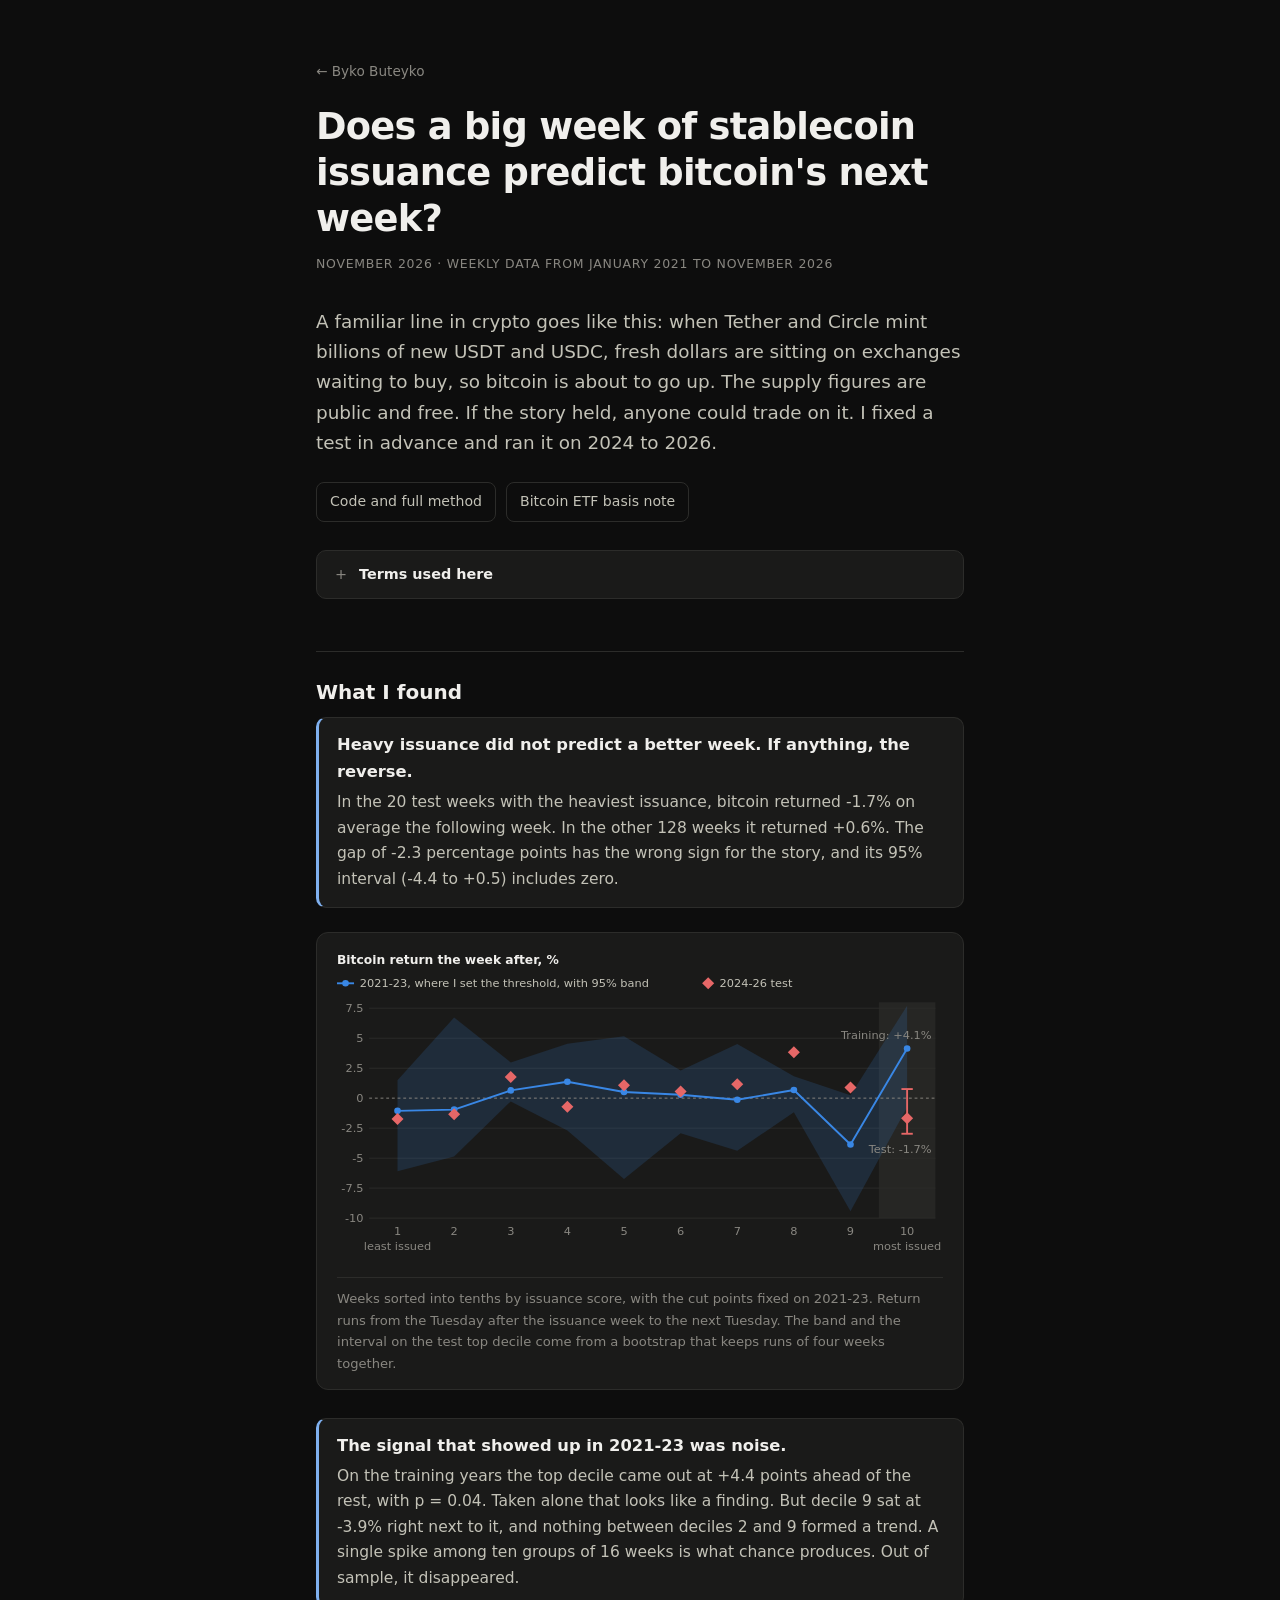
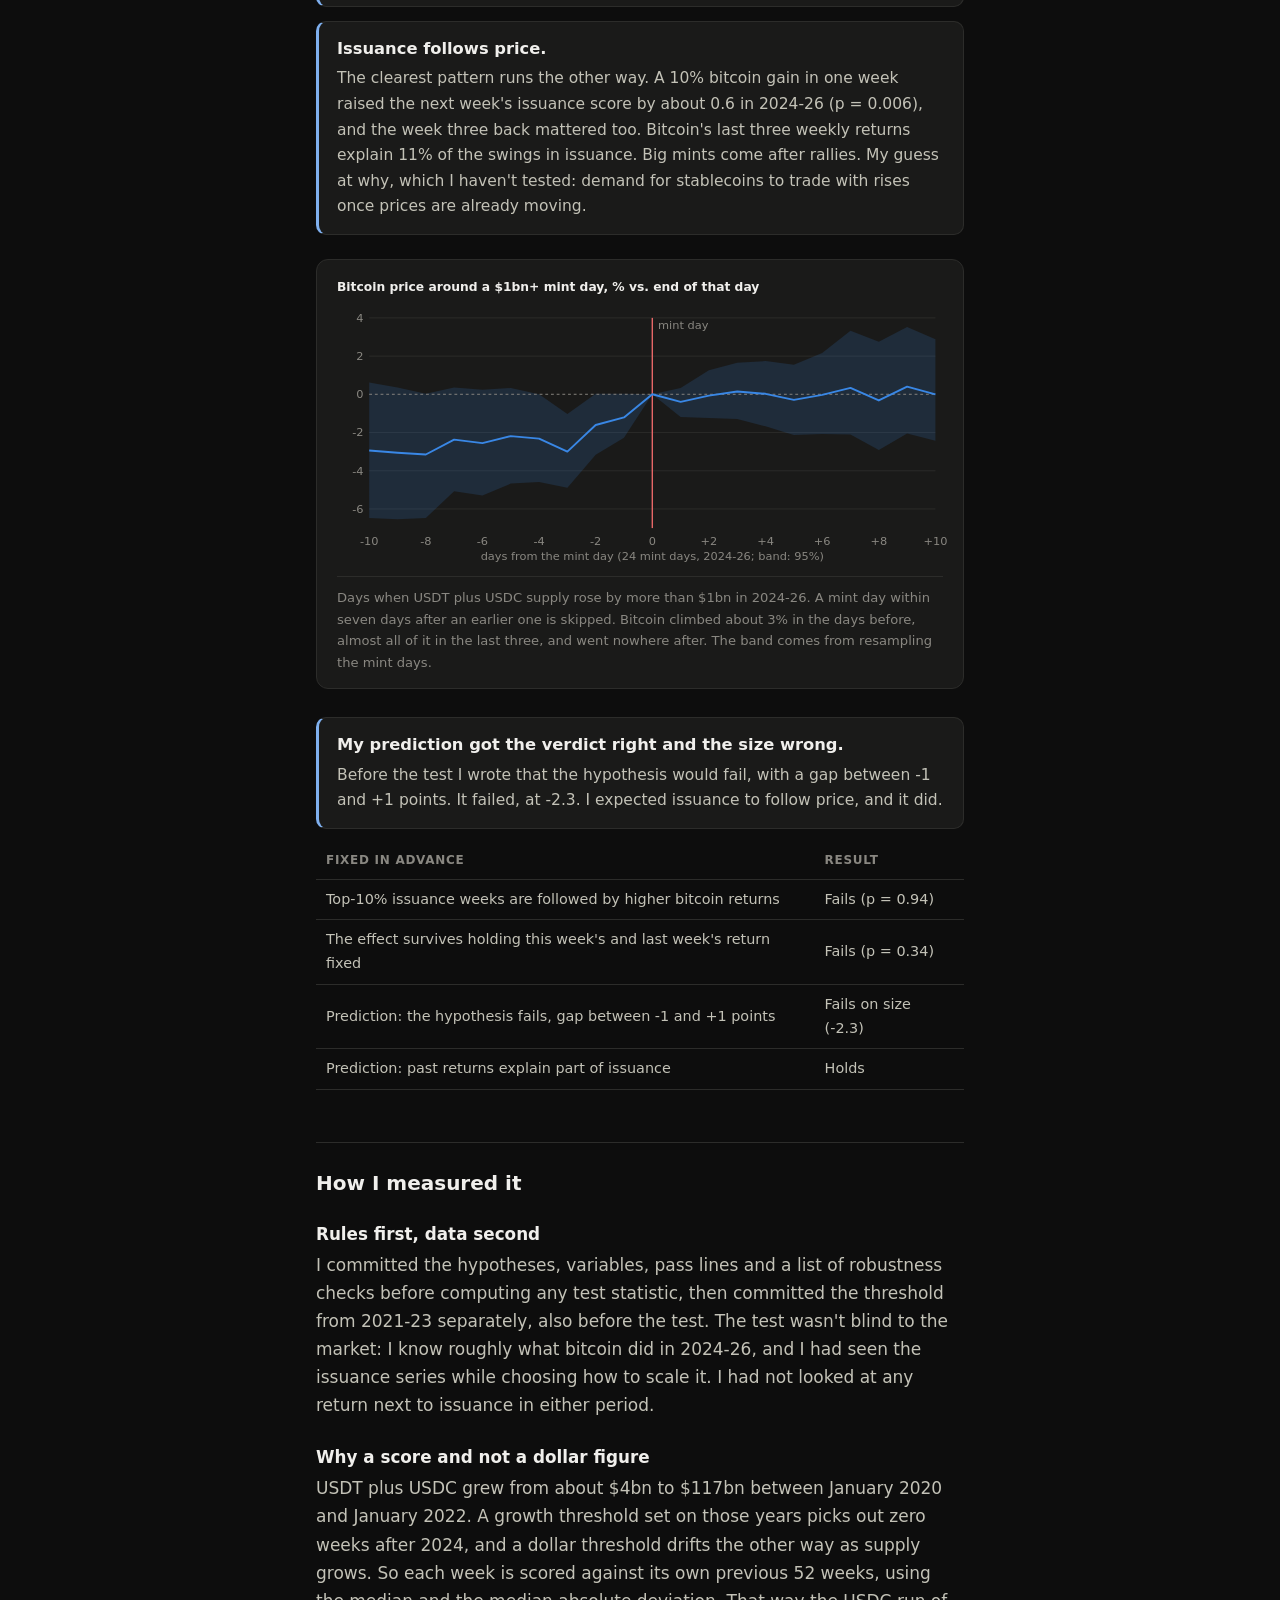
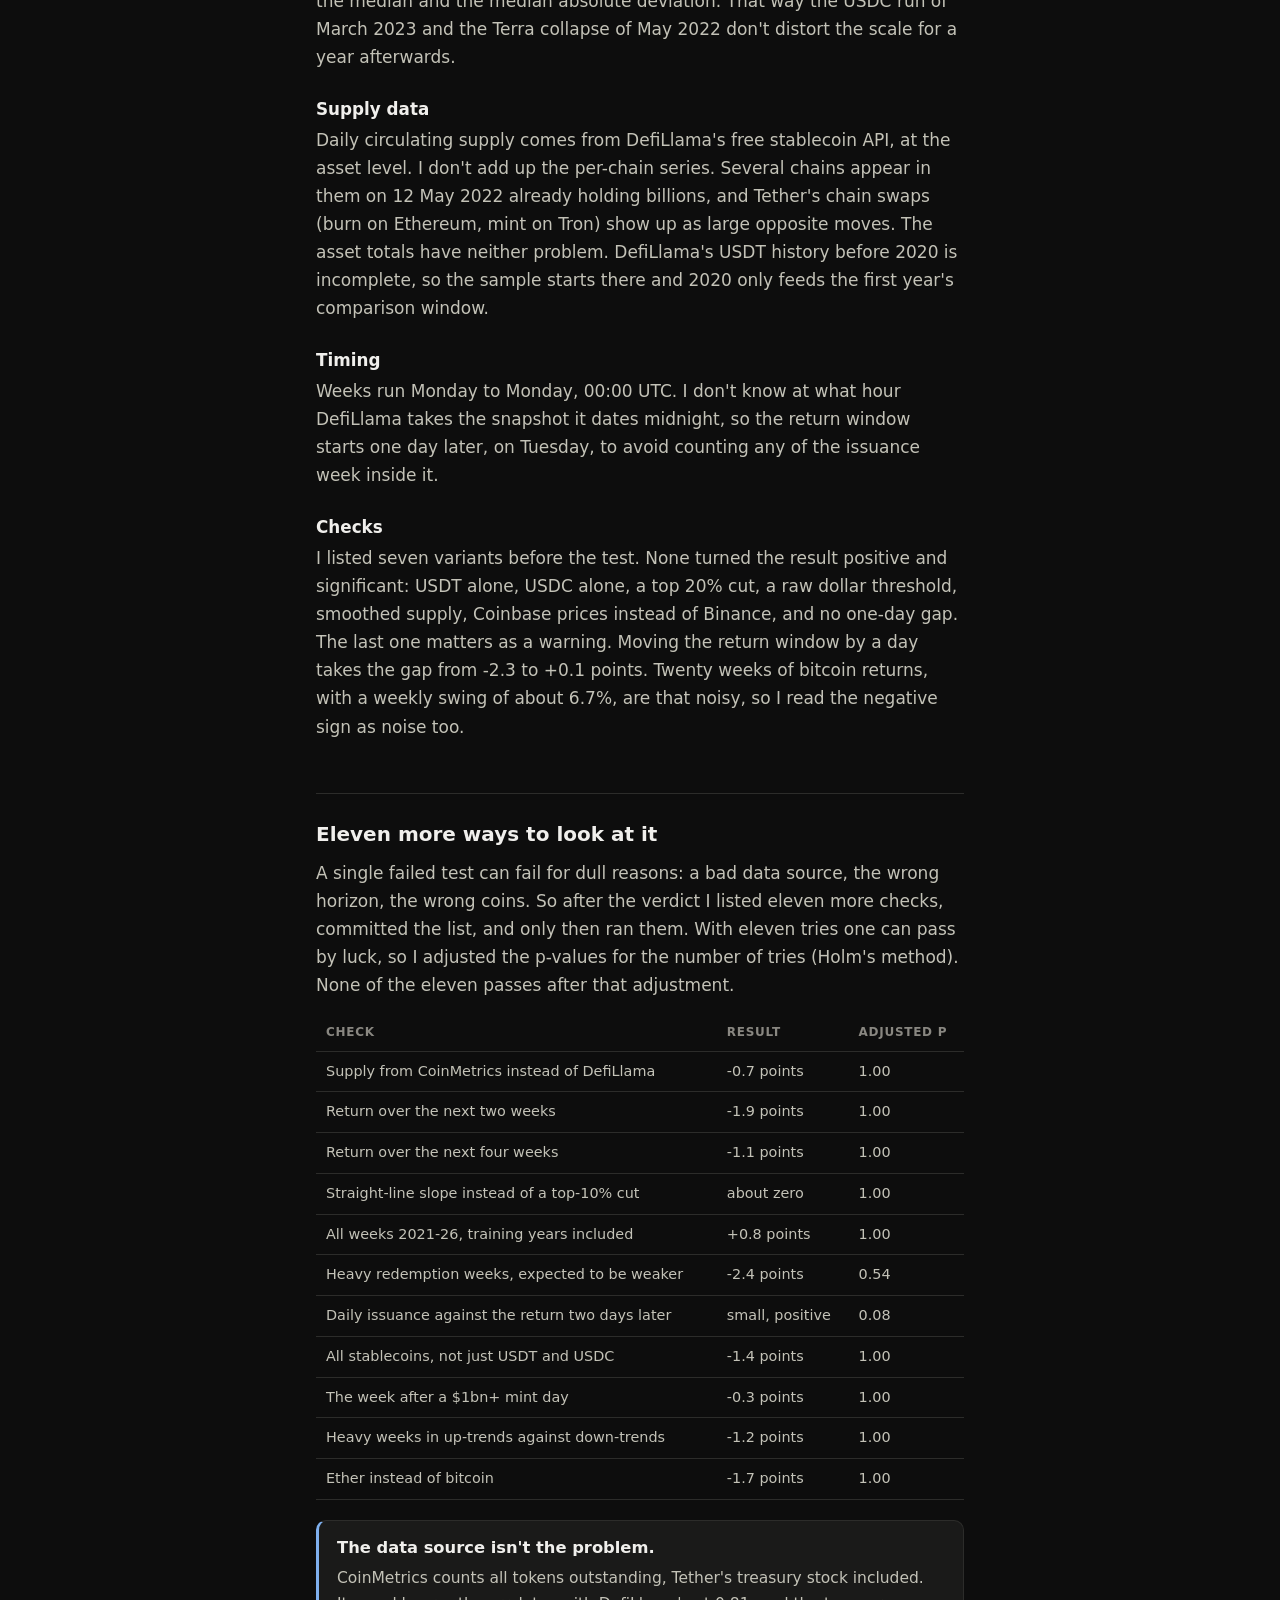
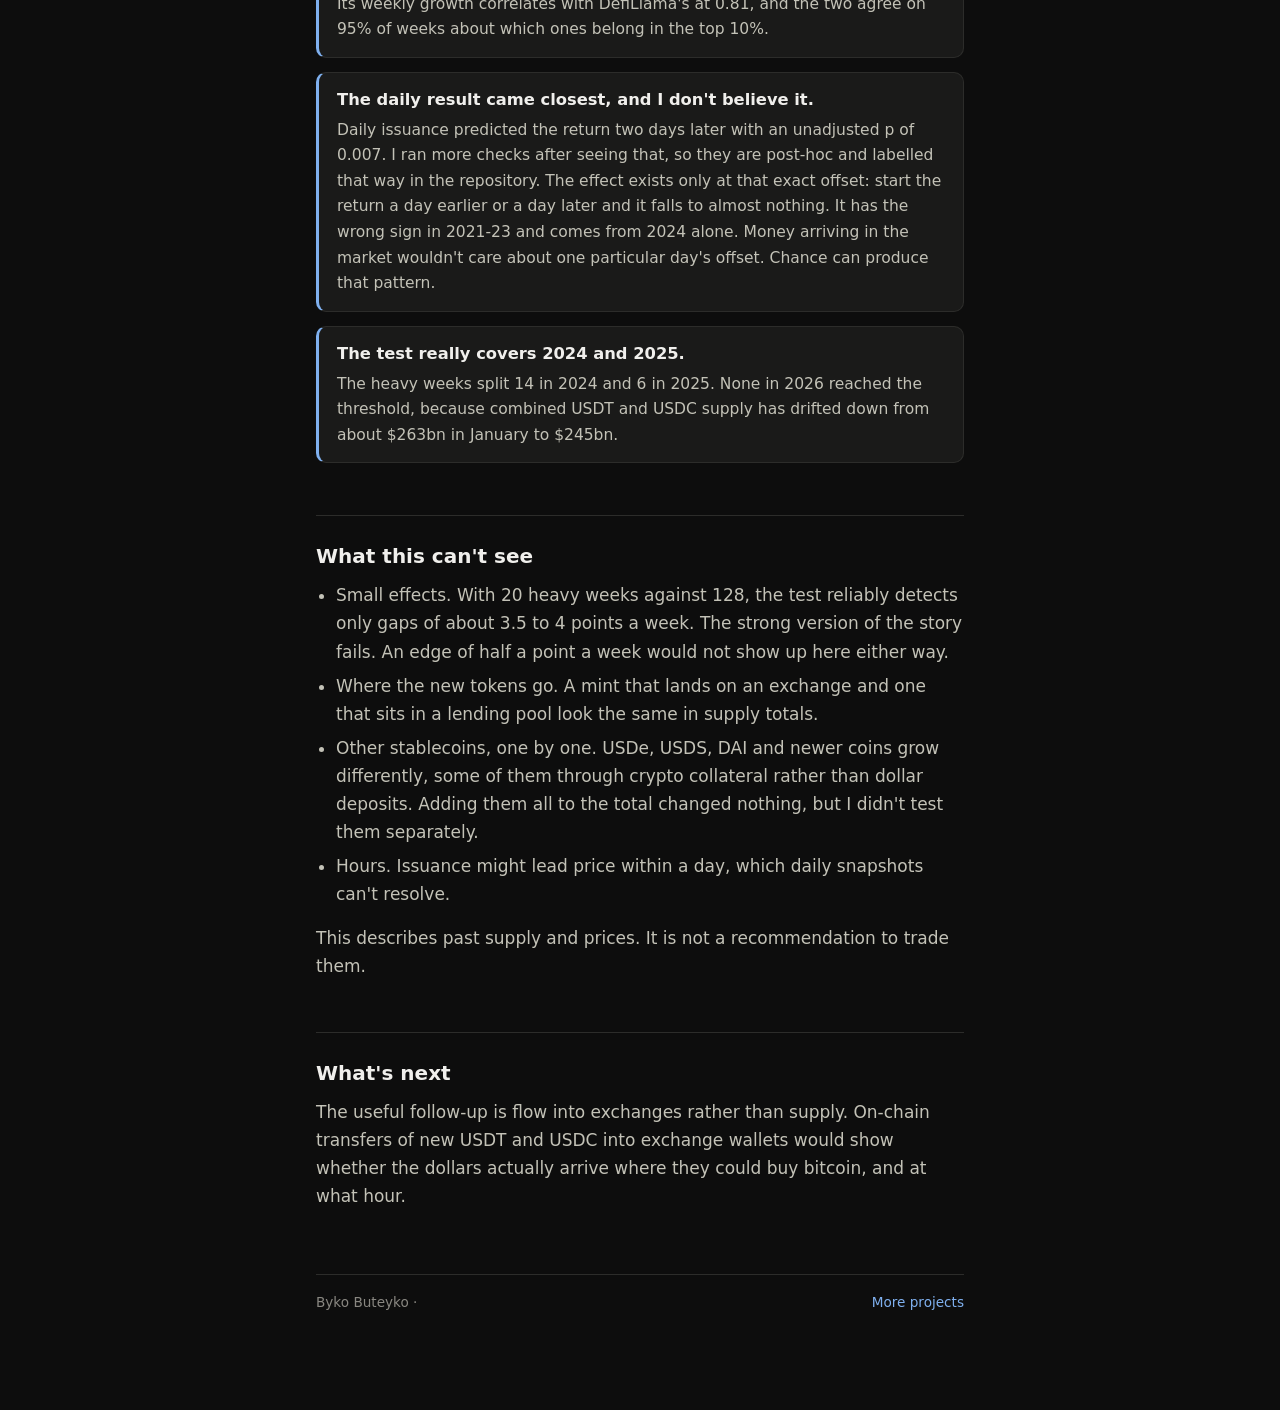
<file: research/stablecoin-issuance/index.html>
<!doctype html>
<html lang="en">
<head>
<meta charset="utf-8">
<meta name="viewport" content="width=device-width, initial-scale=1">
<title>Stablecoin Issuance and Bitcoin Returns · Byko Buteyko</title>
<meta name="description" content="Does a week of heavy USDT and USDC issuance predict bitcoin's return the next week? Tested on 2024-26 data with hypotheses fixed in advance.">
<meta property="og:type" content="article">
<meta property="og:title" content="Does a big week of stablecoin issuance predict bitcoin's next week?">
<meta property="og:description" content="In the 20 weeks of 2024-26 with the heaviest USDT and USDC issuance, bitcoin fell 1.7% on average the week after. Big mints followed rallies; they did not predict them.">
<meta property="og:url" content="https://bykobuteyko.com/research/stablecoin-issuance/">
<meta property="og:image" content="https://bykobuteyko.com/research/stablecoin-issuance/og.png">
<meta property="og:image:width" content="1200">
<meta property="og:image:height" content="630">
<meta name="twitter:card" content="summary_large_image">
<meta name="twitter:creator" content="@BykoButeyko">
<link rel="icon" href="/favicon.svg" type="image/svg+xml">
<link rel="icon" href="/favicon.ico" sizes="32x32">
<link rel="apple-touch-icon" href="/apple-touch-icon.png">
<link rel="stylesheet" href="/style.css">
</head>
<body>
<main>
  <p><a class="back" href="/">← Byko Buteyko</a></p>
  <h1>Does a big week of stablecoin issuance predict bitcoin's next week?</h1>
  <p class="meta">November 2026 · Weekly data from January 2021 to November 2026</p>

  <p class="lede">A familiar line in crypto goes like this: when Tether and Circle mint billions of new USDT and USDC, fresh dollars are sitting on exchanges waiting to buy, so bitcoin is about to go up. The supply figures are public and free. If the story held, anyone could trade on it. I fixed a test in advance and ran it on 2024 to 2026.</p>

  <div class="links">
    <a href="https://github.com/BykoButeyko/stablecoin-flows">Code and full method</a>
    <a href="/research/bitcoin-etf-basis/">Bitcoin ETF basis note</a>
  </div>

  <details class="terms">
    <summary>Terms used here</summary>
    <dl>
      <dt>Stablecoin</dt><dd>A token meant to stay worth one dollar. USDT (Tether) and USDC (Circle) are the two largest, together about $245bn in November 2026.</dd>
      <dt>Issuance</dt><dd>New tokens put into circulation when someone deposits dollars with the issuer. Redemptions take tokens out. Net issuance is the difference over a week.</dd>
      <dt>Treasury mint</dt><dd>Tether often mints a large block into its own treasury and releases it later. I count those tokens only when they leave the treasury.</dd>
      <dt>Issuance score</dt><dd>A week's supply growth compared with the previous 52 weeks: how far it sits above the typical week, measured in typical deviations.</dd>
      <dt>Decile</dt><dd>One tenth of the weeks, sorted by issuance score. Decile 10 holds the heaviest issuance weeks.</dd>
      <dt>Pre-registration</dt><dd>Writing down hypotheses, data rules and pass lines, with a date, before running any test.</dd>
      <dt>Training and test</dt><dd>I set the threshold on 2021-23 and judged the hypothesis only on 2024-26, which played no part in setting it.</dd>
      <dt>95% interval</dt><dd>The range of values for the true number that the data supports, at 95% confidence.</dd>
      <dt>p-value</dt><dd>How often a result at least this strong would show up by chance if the hypothesis were false. I count below 0.05 as a pass.</dd>
    </dl>
  </details>

  <h2>What I found</h2>

  <div class="finding">
    <strong>Heavy issuance did not predict a better week. If anything, the reverse.</strong>
    In the 20 test weeks with the heaviest issuance, bitcoin returned <span class="num">-1.7%</span> on average the following week. In the other 128 weeks it returned <span class="num">+0.6%</span>. The gap of <span class="num">-2.3</span> percentage points has the wrong sign for the story, and its 95% interval (-4.4 to +0.5) includes zero.
  </div>

  <figure>
    <!-- chart:deciles --><svg class="chart" viewBox="0 0 640 330" role="img" aria-label="Average bitcoin return the week after, by decile of weekly stablecoin issuance: 2021-23 training and 2024-26 test"><text x="0" y="12" class="coin">Bitcoin return the week after, %</text><rect x="572.2" y="52" width="59.8" height="228" fill="#f0efec" opacity=".05"/><line x1="34" x2="632" y1="280.0" y2="280.0" class="grid" stroke="#2c2c2a"/><text x="28" y="284.0" class="tick" text-anchor="end">-10</text><line x1="34" x2="632" y1="248.3" y2="248.3" class="grid" stroke="#2c2c2a"/><text x="28" y="252.3" class="tick" text-anchor="end">-7.5</text><line x1="34" x2="632" y1="216.7" y2="216.7" class="grid" stroke="#2c2c2a"/><text x="28" y="220.7" class="tick" text-anchor="end">-5</text><line x1="34" x2="632" y1="185.0" y2="185.0" class="grid" stroke="#2c2c2a"/><text x="28" y="189.0" class="tick" text-anchor="end">-2.5</text><line x1="34" x2="632" y1="121.7" y2="121.7" class="grid" stroke="#2c2c2a"/><text x="28" y="125.7" class="tick" text-anchor="end">2.5</text><line x1="34" x2="632" y1="90.0" y2="90.0" class="grid" stroke="#2c2c2a"/><text x="28" y="94.0" class="tick" text-anchor="end">5</text><line x1="34" x2="632" y1="58.3" y2="58.3" class="grid" stroke="#2c2c2a"/><text x="28" y="62.3" class="tick" text-anchor="end">7.5</text><polygon points="63.9,134.5 123.7,68.2 183.5,115.6 243.3,95.9 303.1,88.0 362.9,124.1 422.7,96.1 482.5,130.1 542.3,150.3 602.1,55.6 602.1,162.9 542.3,272.7 482.5,168.2 422.7,208.8 362.9,190.3 303.1,238.6 243.3,187.4 183.5,156.7 123.7,215.0 63.9,230.4" fill="#3987e5" opacity=".16"/><line x1="34" x2="632" y1="153.3" y2="153.3" class="mid" stroke="#898781" stroke-dasharray="3 3"/><text x="28" y="157.3" class="tick" text-anchor="end">0</text><polyline points="63.9,166.7 123.7,165.4 183.5,145.1 243.3,136.0 303.1,146.8 362.9,149.7 422.7,155.0 482.5,144.7 542.3,202.2 602.1,100.9" fill="none" stroke="#3987e5" stroke-width="2" stroke-linejoin="round"/><circle cx="63.9" cy="166.7" r="3.5" fill="#3987e5"/><circle cx="123.7" cy="165.4" r="3.5" fill="#3987e5"/><circle cx="183.5" cy="145.1" r="3.5" fill="#3987e5"/><circle cx="243.3" cy="136.0" r="3.5" fill="#3987e5"/><circle cx="303.1" cy="146.8" r="3.5" fill="#3987e5"/><circle cx="362.9" cy="149.7" r="3.5" fill="#3987e5"/><circle cx="422.7" cy="155.0" r="3.5" fill="#3987e5"/><circle cx="482.5" cy="144.7" r="3.5" fill="#3987e5"/><circle cx="542.3" cy="202.2" r="3.5" fill="#3987e5"/><circle cx="602.1" cy="100.9" r="3.5" fill="#3987e5"/><line x1="602.1" x2="602.1" y1="143.7" y2="190.9" stroke="#e66767" stroke-width="2"/><line x1="596.1" x2="608.1" y1="143.7" y2="143.7" stroke="#e66767" stroke-width="2"/><line x1="596.1" x2="608.1" y1="190.9" y2="190.9" stroke="#e66767" stroke-width="2"/><rect x="59.4" y="170.8" width="9" height="9" fill="#e66767" transform="rotate(45 63.9 175.3)"/><rect x="119.2" y="165.7" width="9" height="9" fill="#e66767" transform="rotate(45 123.7 170.2)"/><rect x="179.0" y="126.5" width="9" height="9" fill="#e66767" transform="rotate(45 183.5 131.0)"/><rect x="238.8" y="157.9" width="9" height="9" fill="#e66767" transform="rotate(45 243.3 162.4)"/><rect x="298.6" y="135.2" width="9" height="9" fill="#e66767" transform="rotate(45 303.1 139.7)"/><rect x="358.4" y="141.7" width="9" height="9" fill="#e66767" transform="rotate(45 362.9 146.2)"/><rect x="418.2" y="134.1" width="9" height="9" fill="#e66767" transform="rotate(45 422.7 138.6)"/><rect x="478.0" y="100.4" width="9" height="9" fill="#e66767" transform="rotate(45 482.5 104.9)"/><rect x="537.8" y="137.6" width="9" height="9" fill="#e66767" transform="rotate(45 542.3 142.1)"/><rect x="597.6" y="170.1" width="9" height="9" fill="#e66767" transform="rotate(45 602.1 174.6)"/><text x="628.0" y="210.9" class="val" text-anchor="end" fill="#f0efec">Test: -1.7%</text><text x="628.0" y="90.9" class="val" text-anchor="end" fill="#f0efec">Training: +4.1%</text><text x="63.9" y="298" class="tick" text-anchor="middle">1</text><text x="123.7" y="298" class="tick" text-anchor="middle">2</text><text x="183.5" y="298" class="tick" text-anchor="middle">3</text><text x="243.3" y="298" class="tick" text-anchor="middle">4</text><text x="303.1" y="298" class="tick" text-anchor="middle">5</text><text x="362.9" y="298" class="tick" text-anchor="middle">6</text><text x="422.7" y="298" class="tick" text-anchor="middle">7</text><text x="482.5" y="298" class="tick" text-anchor="middle">8</text><text x="542.3" y="298" class="tick" text-anchor="middle">9</text><text x="602.1" y="298" class="tick" text-anchor="middle">10</text><text x="63.9" y="314" class="tick" text-anchor="middle">least issued</text><text x="602.1" y="314" class="tick" text-anchor="middle">most issued</text><g class="legend"><line x1="0" x2="18" y1="32" y2="32" stroke="#3987e5" stroke-width="2"/><circle cx="9" cy="32" r="3.5" fill="#3987e5"/><text x="24" y="36">2021-23, where I set the threshold, with 95% band</text><rect x="387.5" y="27.5" width="9" height="9" fill="#e66767" transform="rotate(45 392 32)"/><text x="404" y="36">2024-26 test</text></g></svg><!-- /chart:deciles -->
    <figcaption>Weeks sorted into tenths by issuance score, with the cut points fixed on 2021-23. Return runs from the Tuesday after the issuance week to the next Tuesday. The band and the interval on the test top decile come from a bootstrap that keeps runs of four weeks together.</figcaption>
  </figure>

  <div class="finding">
    <strong>The signal that showed up in 2021-23 was noise.</strong>
    On the training years the top decile came out at +4.4 points ahead of the rest, with p&nbsp;=&nbsp;0.04. Taken alone that looks like a finding. But decile 9 sat at -3.9% right next to it, and nothing between deciles 2 and 9 formed a trend. A single spike among ten groups of 16 weeks is what chance produces. Out of sample, it disappeared.
  </div>

  <div class="finding">
    <strong>Issuance follows price.</strong>
    The clearest pattern runs the other way. A 10% bitcoin gain in one week raised the next week's issuance score by about 0.6 in 2024-26 (p&nbsp;=&nbsp;0.006), and the week three back mattered too. Bitcoin's last three weekly returns explain 11% of the swings in issuance. Big mints come after rallies. My guess at why, which I haven't tested: demand for stablecoins to trade with rises once prices are already moving.
  </div>

  <figure>
    <!-- chart:event --><svg class="chart" viewBox="0 0 640 300" role="img" aria-label="Average bitcoin price path from ten days before to ten days after days when USDT and USDC supply rose by more than one billion dollars, 2024 to 2026"><text x="0" y="12" class="coin">Bitcoin price around a $1bn+ mint day, % vs. end of that day</text><line x1="34" x2="632" y1="241.8" y2="241.8" class="grid" stroke="#2c2c2a"/><text x="28" y="245.8" class="tick" text-anchor="end">-6</text><line x1="34" x2="632" y1="201.5" y2="201.5" class="grid" stroke="#2c2c2a"/><text x="28" y="205.5" class="tick" text-anchor="end">-4</text><line x1="34" x2="632" y1="161.1" y2="161.1" class="grid" stroke="#2c2c2a"/><text x="28" y="165.1" class="tick" text-anchor="end">-2</text><line x1="34" x2="632" y1="80.4" y2="80.4" class="grid" stroke="#2c2c2a"/><text x="28" y="84.4" class="tick" text-anchor="end">2</text><line x1="34" x2="632" y1="40.0" y2="40.0" class="grid" stroke="#2c2c2a"/><text x="28" y="44.0" class="tick" text-anchor="end">4</text><polygon points="34.0,108.2 63.9,113.6 93.8,120.1 123.7,113.4 153.6,116.0 183.5,114.0 213.4,120.6 243.3,141.4 273.2,120.2 303.1,120.2 333.0,120.7 362.9,114.1 392.8,95.3 422.7,87.3 452.6,85.6 482.5,89.4 512.4,77.2 542.3,53.7 572.2,65.1 602.1,49.7 632.0,62.7 632.0,169.9 602.1,162.2 572.2,179.5 542.3,163.3 512.4,162.6 482.5,163.8 452.6,154.5 422.7,146.9 392.8,145.8 362.9,144.6 333.0,120.7 303.1,166.5 273.2,184.5 243.3,219.5 213.4,213.4 183.5,215.0 153.6,227.5 123.7,223.1 93.8,251.3 63.9,252.6 34.0,251.3" fill="#3987e5" opacity=".16"/><line x1="34" x2="632" y1="120.7" y2="120.7" class="mid" stroke="#898781" stroke-dasharray="3 3"/><text x="28" y="124.7" class="tick" text-anchor="end">0</text><line x1="333.0" x2="333.0" y1="40" y2="262" stroke="#e66767" stroke-width="1.5"/><text x="339.0" y="52" class="val" fill="#f0efec">mint day</text><polyline points="34.0,180.1 63.9,182.5 93.8,184.3 123.7,168.6 153.6,172.3 183.5,164.9 213.4,167.5 243.3,181.2 273.2,153.1 303.1,145.1 333.0,120.7 362.9,128.7 392.8,122.1 422.7,117.7 452.6,120.2 482.5,126.6 512.4,121.3 542.3,113.9 572.2,127.2 602.1,112.6 632.0,120.8" fill="none" stroke="#3987e5" stroke-width="2" stroke-linejoin="round"/><text x="34.0" y="280" class="tick" text-anchor="middle">-10</text><text x="93.8" y="280" class="tick" text-anchor="middle">-8</text><text x="153.6" y="280" class="tick" text-anchor="middle">-6</text><text x="213.4" y="280" class="tick" text-anchor="middle">-4</text><text x="273.2" y="280" class="tick" text-anchor="middle">-2</text><text x="333.0" y="280" class="tick" text-anchor="middle">0</text><text x="392.8" y="280" class="tick" text-anchor="middle">+2</text><text x="452.6" y="280" class="tick" text-anchor="middle">+4</text><text x="512.4" y="280" class="tick" text-anchor="middle">+6</text><text x="572.2" y="280" class="tick" text-anchor="middle">+8</text><text x="632.0" y="280" class="tick" text-anchor="middle">+10</text><text x="333.0" y="296" class="tick" text-anchor="middle">days from the mint day (24 mint days, 2024-26; band: 95%)</text></svg><!-- /chart:event -->
    <figcaption>Days when USDT plus USDC supply rose by more than $1bn in 2024-26. A mint day within seven days after an earlier one is skipped. Bitcoin climbed about 3% in the days before, almost all of it in the last three, and went nowhere after. The band comes from resampling the mint days.</figcaption>
  </figure>

  <div class="finding">
    <strong>My prediction got the verdict right and the size wrong.</strong>
    Before the test I wrote that the hypothesis would fail, with a gap between -1 and +1 points. It failed, at -2.3. I expected issuance to follow price, and it did.
  </div>

  <table>
    <tr><th>Fixed in advance</th><th>Result</th></tr>
    <tr><td>Top-10% issuance weeks are followed by higher bitcoin returns</td><td>Fails (p&nbsp;=&nbsp;0.94)</td></tr>
    <tr><td>The effect survives holding this week's and last week's return fixed</td><td>Fails (p&nbsp;=&nbsp;0.34)</td></tr>
    <tr><td>Prediction: the hypothesis fails, gap between -1 and +1 points</td><td>Fails on size (-2.3)</td></tr>
    <tr><td>Prediction: past returns explain part of issuance</td><td>Holds</td></tr>
  </table>

  <h2>How I measured it</h2>

  <h3>Rules first, data second</h3>
  <p>I committed the hypotheses, variables, pass lines and a list of robustness checks before computing any test statistic, then committed the threshold from 2021-23 separately, also before the test. The test wasn't blind to the market: I know roughly what bitcoin did in 2024-26, and I had seen the issuance series while choosing how to scale it. I had not looked at any return next to issuance in either period.</p>

  <h3>Why a score and not a dollar figure</h3>
  <p>USDT plus USDC grew from about $4bn to $117bn between January 2020 and January 2022. A growth threshold set on those years picks out zero weeks after 2024, and a dollar threshold drifts the other way as supply grows. So each week is scored against its own previous 52 weeks, using the median and the median absolute deviation. That way the USDC run of March 2023 and the Terra collapse of May 2022 don't distort the scale for a year afterwards.</p>

  <h3>Supply data</h3>
  <p>Daily circulating supply comes from DefiLlama's free stablecoin API, at the asset level. I don't add up the per-chain series. Several chains appear in them on 12 May 2022 already holding billions, and Tether's chain swaps (burn on Ethereum, mint on Tron) show up as large opposite moves. The asset totals have neither problem. DefiLlama's USDT history before 2020 is incomplete, so the sample starts there and 2020 only feeds the first year's comparison window.</p>

  <h3>Timing</h3>
  <p>Weeks run Monday to Monday, 00:00 UTC. I don't know at what hour DefiLlama takes the snapshot it dates midnight, so the return window starts one day later, on Tuesday, to avoid counting any of the issuance week inside it.</p>

  <h3>Checks</h3>
  <p>I listed seven variants before the test. None turned the result positive and significant: USDT alone, USDC alone, a top 20% cut, a raw dollar threshold, smoothed supply, Coinbase prices instead of Binance, and no one-day gap. The last one matters as a warning. Moving the return window by a day takes the gap from -2.3 to +0.1 points. Twenty weeks of bitcoin returns, with a weekly swing of about 6.7%, are that noisy, so I read the negative sign as noise too.</p>

  <h2>Eleven more ways to look at it</h2>
  <p>A single failed test can fail for dull reasons: a bad data source, the wrong horizon, the wrong coins. So after the verdict I listed eleven more checks, committed the list, and only then ran them. With eleven tries one can pass by luck, so I adjusted the p-values for the number of tries (Holm's method). None of the eleven passes after that adjustment.</p>

  <table>
    <tr><th>Check</th><th>Result</th><th>Adjusted p</th></tr>
    <tr><td>Supply from CoinMetrics instead of DefiLlama</td><td>-0.7 points</td><td>1.00</td></tr>
    <tr><td>Return over the next two weeks</td><td>-1.9 points</td><td>1.00</td></tr>
    <tr><td>Return over the next four weeks</td><td>-1.1 points</td><td>1.00</td></tr>
    <tr><td>Straight-line slope instead of a top-10% cut</td><td>about zero</td><td>1.00</td></tr>
    <tr><td>All weeks 2021-26, training years included</td><td>+0.8 points</td><td>1.00</td></tr>
    <tr><td>Heavy redemption weeks, expected to be weaker</td><td>-2.4 points</td><td>0.54</td></tr>
    <tr><td>Daily issuance against the return two days later</td><td>small, positive</td><td>0.08</td></tr>
    <tr><td>All stablecoins, not just USDT and USDC</td><td>-1.4 points</td><td>1.00</td></tr>
    <tr><td>The week after a $1bn+ mint day</td><td>-0.3 points</td><td>1.00</td></tr>
    <tr><td>Heavy weeks in up-trends against down-trends</td><td>-1.2 points</td><td>1.00</td></tr>
    <tr><td>Ether instead of bitcoin</td><td>-1.7 points</td><td>1.00</td></tr>
  </table>

  <div class="finding">
    <strong>The data source isn't the problem.</strong>
    CoinMetrics counts all tokens outstanding, Tether's treasury stock included. Its weekly growth correlates with DefiLlama's at 0.81, and the two agree on 95% of weeks about which ones belong in the top 10%.
  </div>

  <div class="finding">
    <strong>The daily result came closest, and I don't believe it.</strong>
    Daily issuance predicted the return two days later with an unadjusted p of 0.007. I ran more checks after seeing that, so they are post-hoc and labelled that way in the repository. The effect exists only at that exact offset: start the return a day earlier or a day later and it falls to almost nothing. It has the wrong sign in 2021-23 and comes from 2024 alone. Money arriving in the market wouldn't care about one particular day's offset. Chance can produce that pattern.
  </div>

  <div class="finding">
    <strong>The test really covers 2024 and 2025.</strong>
    The heavy weeks split 14 in 2024 and 6 in 2025. None in 2026 reached the threshold, because combined USDT and USDC supply has drifted down from about $263bn in January to $245bn.
  </div>

  <h2>What this can't see</h2>
  <ul>
    <li>Small effects. With 20 heavy weeks against 128, the test reliably detects only gaps of about 3.5 to 4 points a week. The strong version of the story fails. An edge of half a point a week would not show up here either way.</li>
    <li>Where the new tokens go. A mint that lands on an exchange and one that sits in a lending pool look the same in supply totals.</li>
    <li>Other stablecoins, one by one. USDe, USDS, DAI and newer coins grow differently, some of them through crypto collateral rather than dollar deposits. Adding them all to the total changed nothing, but I didn't test them separately.</li>
    <li>Hours. Issuance might lead price within a day, which daily snapshots can't resolve.</li>
  </ul>
  <p>This describes past supply and prices. It is not a recommendation to trade them.</p>

  <h2>What's next</h2>
  <p>The useful follow-up is flow into exchanges rather than supply. On-chain transfers of new USDT and USDC into exchange wallets would show whether the dollars actually arrive where they could buy bitcoin, and at what hour.</p>

  <footer>Byko Buteyko · <a href="/">More projects</a></footer>
</main>
<script src="/hit.js" defer></script>
</body>
</html>
</file>
<file: style.css>
:root {
  --bg: #0d0d0d;
  --surface: #1a1a19;
  --line: #2c2c2a;
  --ink: #f0efec;
  --ink2: #c3c2b7;
  --muted: #898781;
  --long: #3987e5;
  --short: #e66767;
  --link: #7fb0ef;
  --ok: #4fb286;
  --wip: #d9a54a;
}

* { box-sizing: border-box; }

body {
  margin: 0;
  background: var(--bg);
  color: var(--ink2);
  font: 17px/1.65 system-ui, -apple-system, "Segoe UI", Roboto, sans-serif;
  -webkit-font-smoothing: antialiased;
}

main { max-width: 680px; margin: 0 auto; padding: 64px 16px 96px; }

a { color: var(--link); text-decoration: none; }
a:hover { text-decoration: underline; }

h1, h2, h3 { color: var(--ink); line-height: 1.25; font-weight: 650; }
h1 { font-size: 2rem; margin: 0 0 12px; letter-spacing: -.01em; }
h2 { font-size: 1.25rem; margin: 48px 0 12px; }
h3 { font-size: 1.05rem; margin: 28px 0 6px; }
p { margin: 0 0 16px; }
strong { color: var(--ink); font-weight: 600; }
.num { font-variant-numeric: tabular-nums; }

.back { font-size: .85rem; color: var(--muted); }
.back:hover { color: var(--ink); text-decoration: none; }
.lede { font-size: 1.15rem; color: var(--ink2); }
.meta { font-size: .78rem; letter-spacing: .06em; text-transform: uppercase; color: var(--muted); margin-bottom: 32px; }
.links { display: flex; flex-wrap: wrap; gap: 10px; margin: 24px 0 0; }
.links a {
  display: inline-flex; align-items: center; padding: 7px 13px; border-radius: 8px;
  border: 1px solid var(--line); color: var(--ink2); font-size: .88rem; transition: border-color .15s, color .15s;
}
.links a:hover { border-color: var(--muted); color: var(--ink); text-decoration: none; }
.links a.primary { background: var(--ink); border-color: var(--ink); color: var(--bg); font-weight: 600; }
.links a.primary:hover { background: #fff; color: var(--bg); }

/* note pages */
main:not(.home) { padding-top: 56px; }
main:not(.home) h1 { font-size: 2.3rem; letter-spacing: -.02em; margin-top: 20px; }
main:not(.home) h2 { margin-top: 52px; padding-top: 28px; border-top: 1px solid var(--line); }
main:not(.home) footer { display: flex; justify-content: space-between; }

/* home page */
.home { padding-top: 88px; }
.hero { padding-bottom: 40px; border-bottom: 1px solid var(--line); }
.kicker { font-size: .78rem; letter-spacing: .12em; text-transform: uppercase; color: var(--muted); margin-bottom: 10px; }
.hero h1 { font-size: 2.6rem; letter-spacing: -.02em; margin-bottom: 14px; }
.hero .lede { max-width: 560px; margin-bottom: 26px; }
.cta { display: flex; flex-wrap: wrap; gap: 10px; }
.btn {
  display: inline-flex; align-items: center; gap: 8px; padding: 8px 14px; border-radius: 8px;
  border: 1px solid var(--line); color: var(--ink2); font-size: .9rem; transition: border-color .15s, color .15s;
}
.btn:hover { border-color: var(--muted); color: var(--ink); text-decoration: none; }
.btn.primary { background: var(--ink); border-color: var(--ink); color: var(--bg); font-weight: 600; }
.btn.primary:hover { background: #fff; color: var(--bg); }
.live { width: 8px; height: 8px; border-radius: 50%; background: var(--ok); box-shadow: 0 0 0 3px rgba(79, 178, 134, .25); }
.section { font-size: .78rem; letter-spacing: .12em; text-transform: uppercase; color: var(--muted); font-weight: 600; margin: 40px 0 4px; }

/* project cards on the home page */
.project {
  display: block; background: var(--surface); border: 1px solid var(--line); border-radius: 12px;
  margin: 14px 0; color: var(--ink2); transition: border-color .15s, transform .15s;
}
.project:hover { border-color: var(--muted); text-decoration: none; transform: translateY(-1px); }
.project .top { display: flex; justify-content: space-between; align-items: center; padding: 16px 20px 0; font-size: .78rem; color: var(--muted); }
.status { display: inline-flex; align-items: center; gap: 6px; font-weight: 600; letter-spacing: .02em; }
.status::before { content: ""; width: 6px; height: 6px; border-radius: 50%; background: currentColor; }
.status.done { color: var(--ok); }
.status.wip { color: var(--wip); }
.project .t {
  display: flex; justify-content: space-between; gap: 16px;
  padding: 8px 20px 0; color: var(--ink); font-weight: 600; font-size: 1.12rem; line-height: 1.35;
}
.project .t::after { content: "→"; color: var(--muted); font-weight: 400; transition: color .15s, transform .15s; }
.project:hover .t::after { color: var(--link); transform: translateX(3px); }
.project .d { padding: 6px 20px 16px; font-size: .95rem; line-height: 1.55; }
.project .m { display: flex; flex-wrap: wrap; gap: 6px; padding: 11px 20px; border-top: 1px solid var(--line); }
.project .m span { font-size: .75rem; color: var(--ink2); background: var(--bg); border: 1px solid var(--line); border-radius: 999px; padding: 1px 9px; }

footer.site { display: flex; gap: 18px; align-items: center; }
footer.site span { margin-right: auto; }
footer.site a { color: var(--muted); }
footer.site a:hover { color: var(--ink); text-decoration: none; }

@media (max-width: 560px) {
  .home { padding-top: 48px; }
  .hero h1 { font-size: 2rem; }
}

/* findings */
.finding {
  background: var(--surface); border: 1px solid var(--line); border-left: 3px solid var(--link);
  border-radius: 10px; padding: 14px 18px; margin: 0 0 14px; font-size: .97rem;
}
.finding strong { display: block; margin-bottom: 4px; font-size: 1.02rem; }

figure { margin: 24px 0 28px; background: var(--surface); border: 1px solid var(--line); border-radius: 12px; padding: 20px 20px 14px; }
figcaption { font-size: .82rem; color: var(--muted); margin-top: 12px; padding-top: 10px; border-top: 1px solid var(--line); }

table { width: 100%; border-collapse: collapse; font-size: .9rem; font-variant-numeric: tabular-nums; margin: 8px 0 20px; }
th, td { text-align: left; padding: 8px 10px; border-bottom: 1px solid var(--line); }
th { color: var(--muted); font-weight: 600; font-size: .75rem; letter-spacing: .06em; text-transform: uppercase; }
td { color: var(--ink2); }

ul { padding-left: 20px; margin: 0 0 16px; }
li { margin-bottom: 6px; }

footer { margin-top: 64px; padding-top: 16px; border-top: 1px solid var(--line); font-size: .85rem; color: var(--muted); }

/* charts (inline SVG, built by scripts/charts.py) */
.chart { width: 100%; height: auto; display: block; overflow: visible; }
.chart text { font: 12px system-ui, -apple-system, "Segoe UI", sans-serif; fill: var(--muted); }
.chart .coin { fill: var(--ink); font-weight: 600; font-size: 13px; }
.chart .legend text { fill: var(--ink2); }
.chart .val.unh { fill: var(--ink); font-weight: 600; }
.chart .val.raw { fill: var(--ink2); }
.chart .grid { stroke: var(--line); stroke-width: 1; }
.chart .mid { stroke: var(--muted); stroke-width: 1; stroke-dasharray: 3 3; }
.chart .link { stroke: var(--muted); stroke-width: 2; }
.chart circle.raw { fill: var(--bg); stroke: var(--ink2); stroke-width: 2; }
.chart circle.unh { fill: var(--short); stroke: var(--bg); stroke-width: 2; }
.chart .line { fill: none; stroke-width: 2; stroke-linejoin: round; }
.chart .line.raw { stroke: var(--ink2); stroke-dasharray: 4 3; stroke-width: 1.5; }
.chart .line.unh { stroke: var(--short); }
.chart .line.gap { stroke: var(--long); }
.chart .bar.flow { fill: var(--long); }
.chart .bar.short { fill: var(--short); }
.chart .shade { fill: var(--bg); opacity: .55; }

@media (max-width: 560px) {
  body { font-size: 16px; }
  main { padding-top: 40px; }
  h1 { font-size: 1.6rem; }
}

/* glossary */
.terms { margin: 28px 0 0; background: var(--surface); border: 1px solid var(--line); border-radius: 10px; font-size: .9rem; }
.terms summary {
  list-style: none; cursor: pointer; padding: 12px 18px; color: var(--ink); font-weight: 600;
  display: flex; align-items: center; gap: 10px;
}
.terms summary::-webkit-details-marker { display: none; }
.terms summary::before { content: "+"; width: 14px; color: var(--muted); font-weight: 400; }
.terms[open] summary::before { content: "−"; }
.terms[open] summary { border-bottom: 1px solid var(--line); }
.terms dl { margin: 0; padding: 4px 18px 8px; display: grid; grid-template-columns: 9.5em 1fr; }
.terms dt, .terms dd { margin: 0; padding: 9px 0; border-top: 1px solid var(--line); line-height: 1.5; }
.terms dt:first-of-type, .terms dt:first-of-type + dd { border-top: 0; }
.terms dt { color: var(--ink); font-weight: 600; padding-right: 16px; }
.terms dd { color: var(--ink2); }
@media (max-width: 520px) {
  .terms dl { grid-template-columns: 1fr; }
  .terms dd { border-top: 0; padding-top: 0; }
}
</file>
